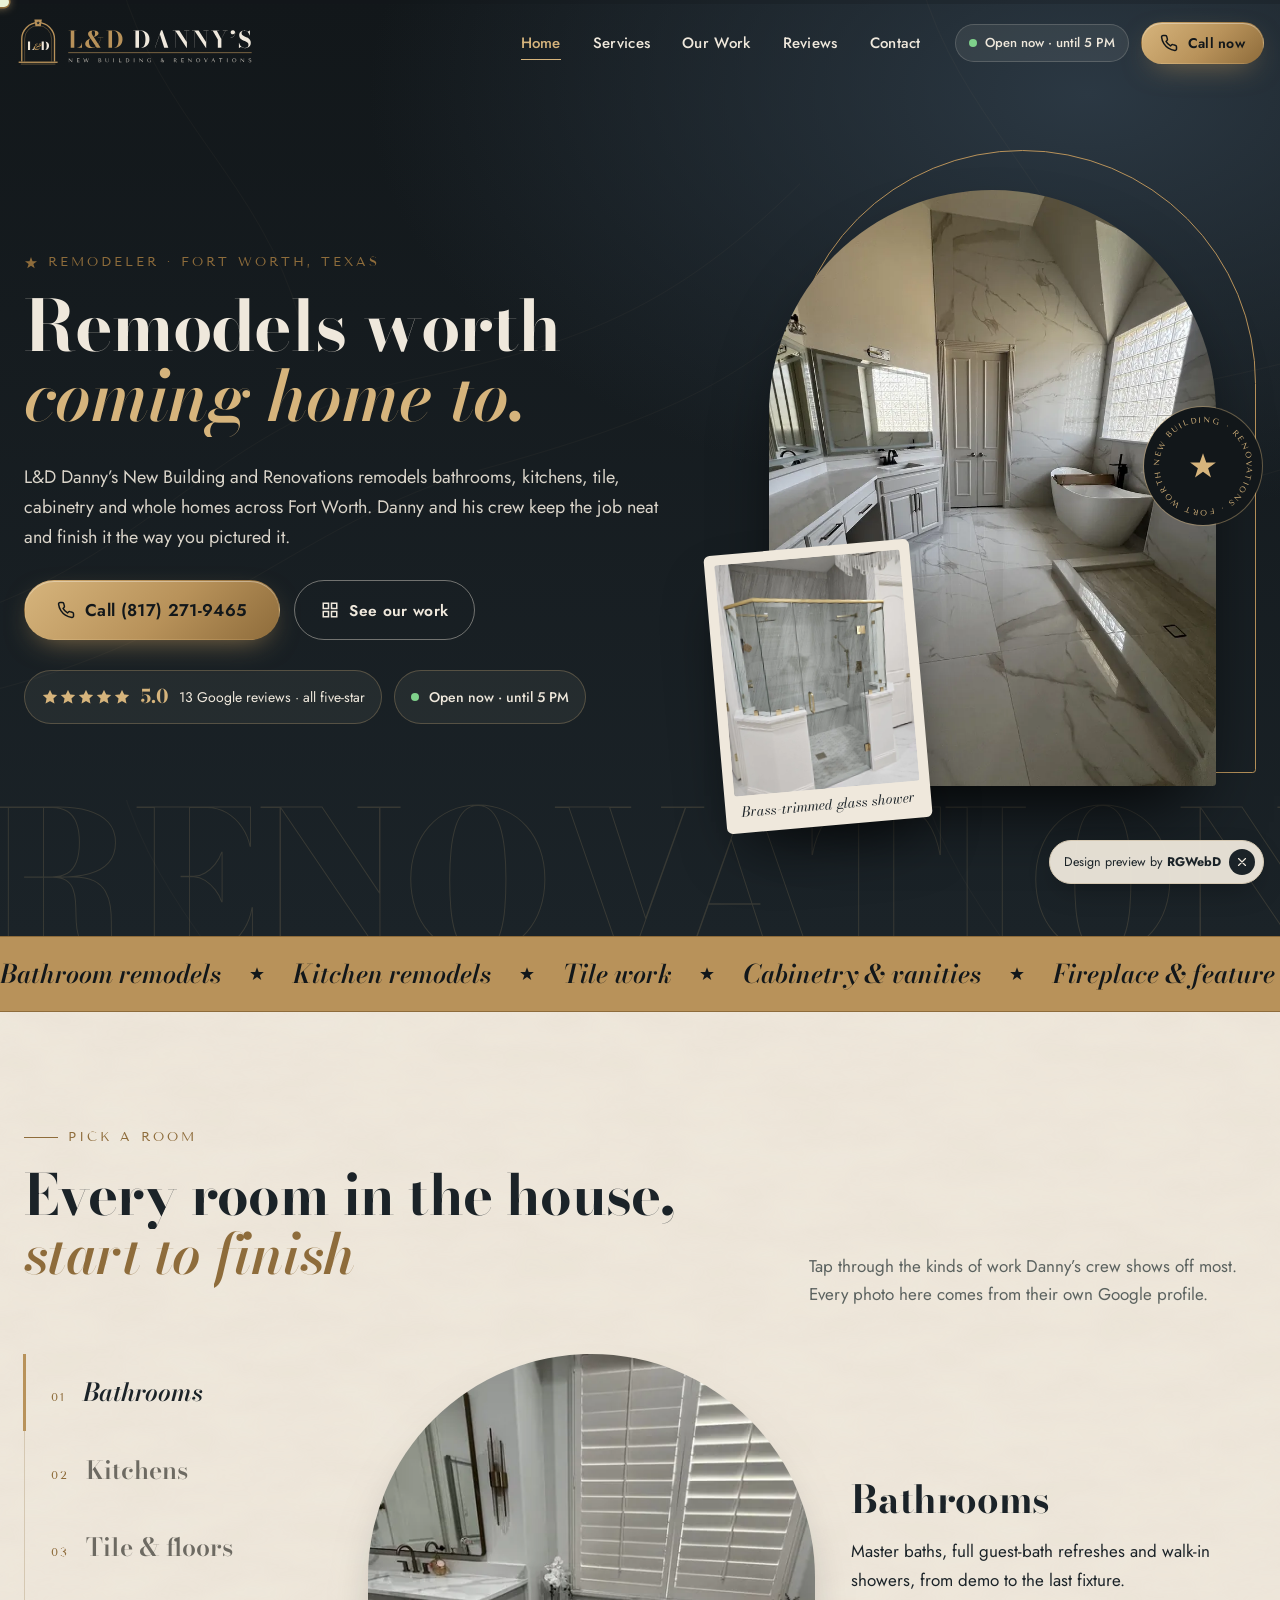
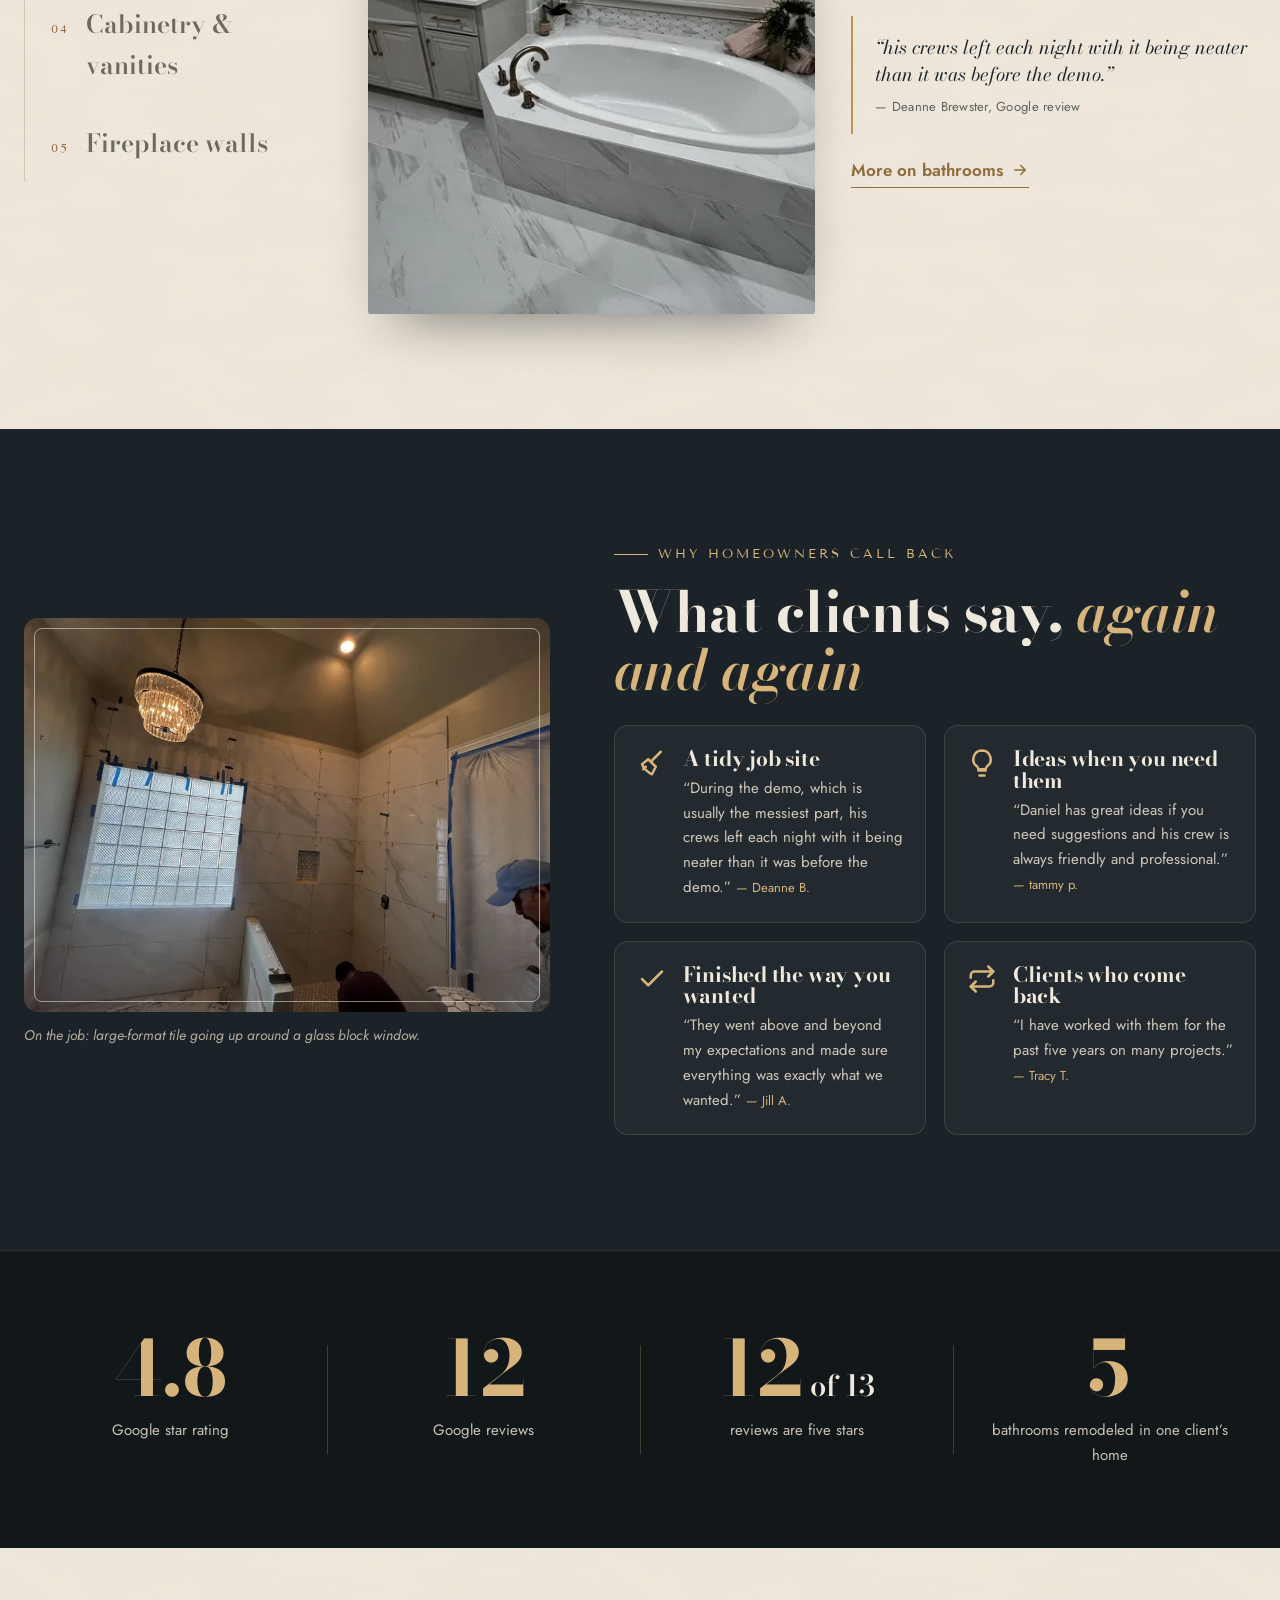
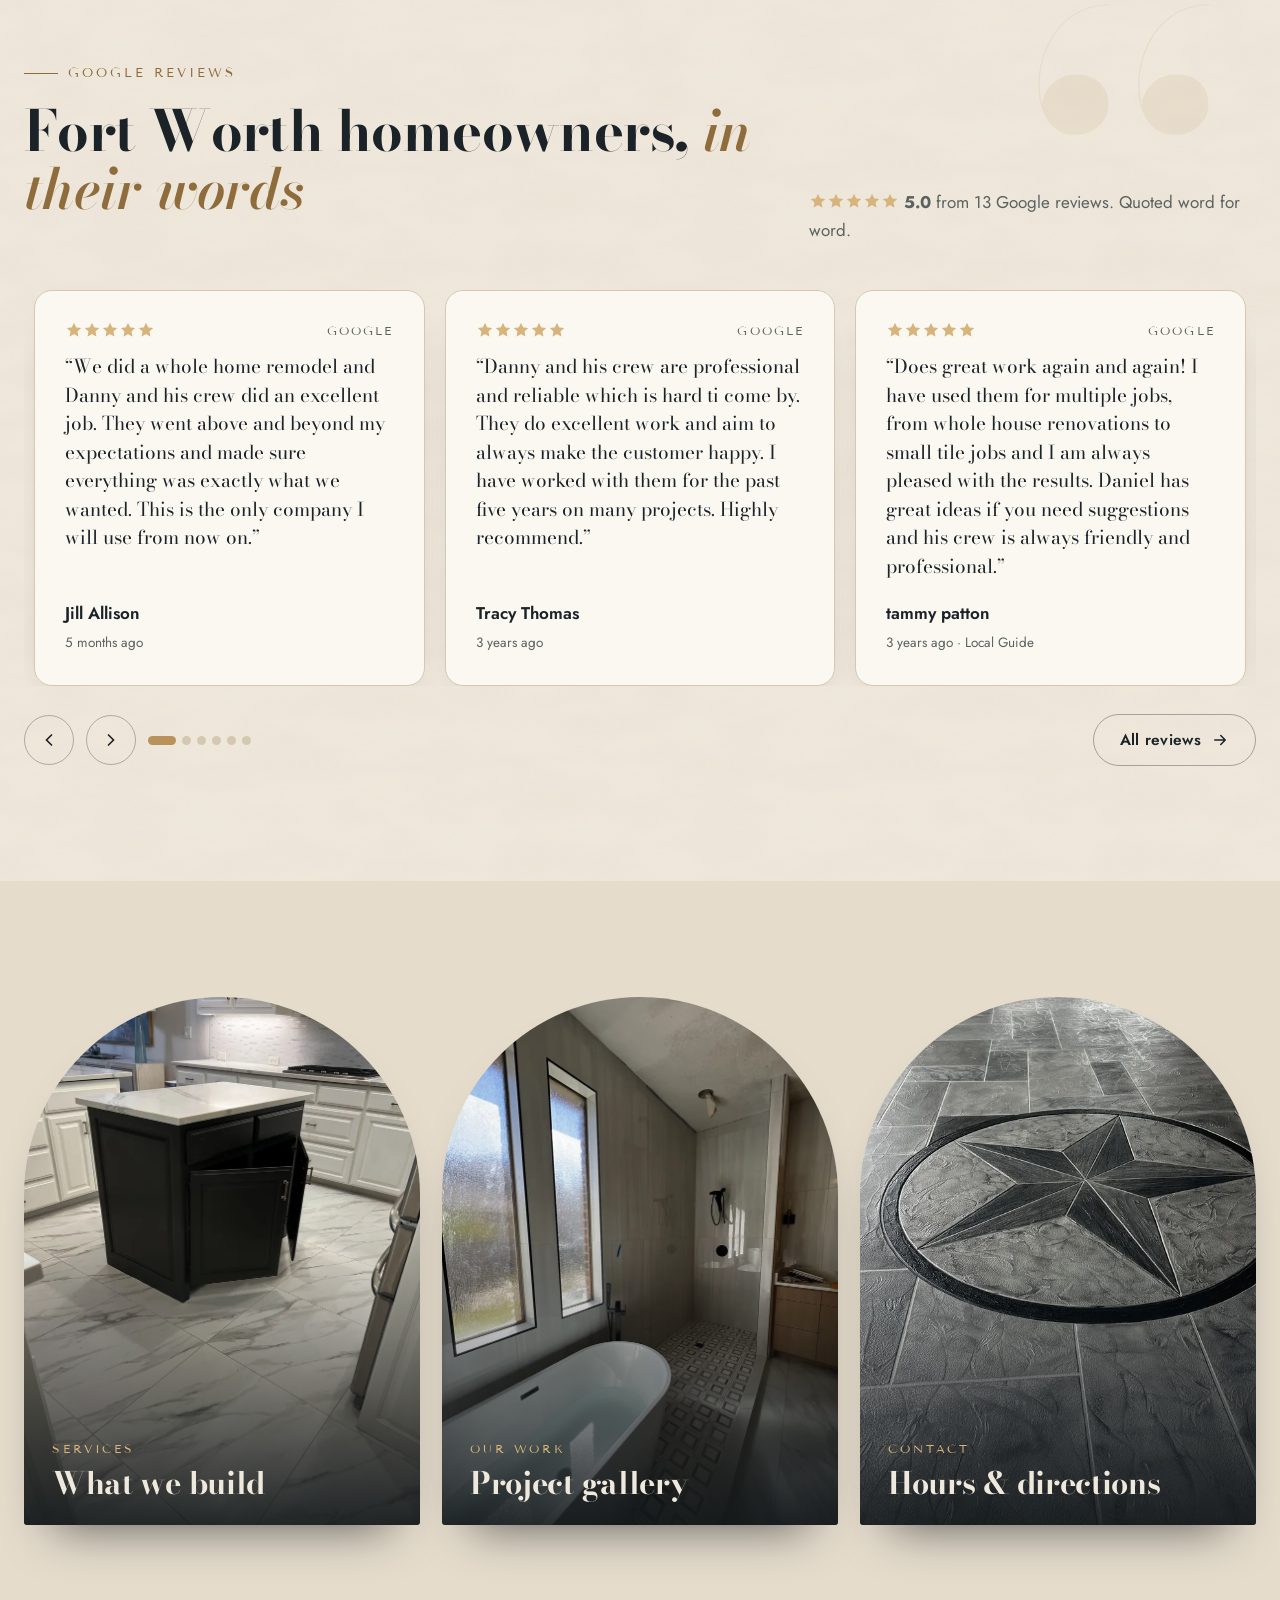
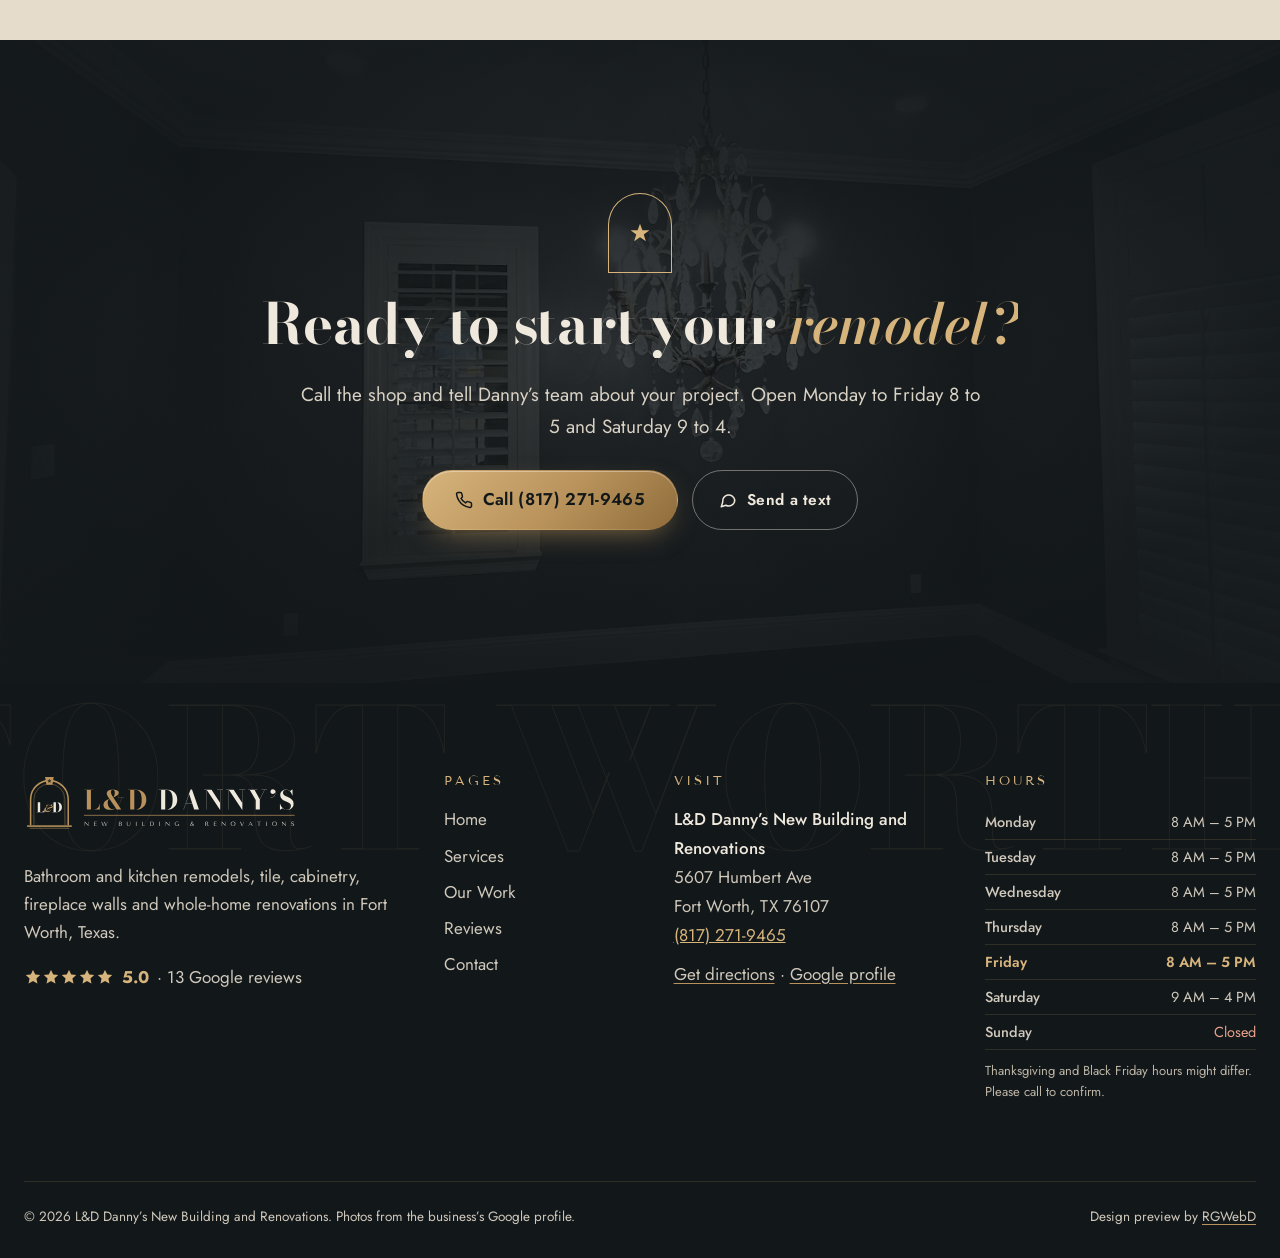
<file: index.html>
<!doctype html><html lang="en"><head><meta charset="utf-8"><meta name="viewport" content="width=device-width,initial-scale=1">
<title>L&amp;D Danny’s New Building and Renovations | Remodeler in Fort Worth, TX</title><meta name="description" content="Bathroom, kitchen, tile, cabinetry and whole-home remodels in Fort Worth, TX. 5.0 stars from 13 Google reviews. Call (817) 271-9465."><link rel="canonical" href="https://rgwebd.github.io/lddannys/">
<meta property="og:type" content="website"><meta property="og:site_name" content="L&amp;D Danny’s New Building and Renovations"><meta property="og:title" content="L&amp;D Danny’s New Building and Renovations | Remodeler in Fort Worth, TX"><meta property="og:description" content="Bathroom, kitchen, tile, cabinetry and whole-home remodels in Fort Worth, TX. 5.0 stars from 13 Google reviews. Call (817) 271-9465."><meta property="og:url" content="https://rgwebd.github.io/lddannys/"><meta property="og:image" content="https://rgwebd.github.io/lddannys/assets/og-image.jpg"><meta property="og:image:width" content="1200"><meta property="og:image:height" content="630">
<meta name="twitter:card" content="summary_large_image"><meta name="twitter:title" content="L&amp;D Danny’s New Building and Renovations | Remodeler in Fort Worth, TX"><meta name="twitter:description" content="Bathroom, kitchen, tile, cabinetry and whole-home remodels in Fort Worth, TX. 5.0 stars from 13 Google reviews. Call (817) 271-9465."><meta name="twitter:image" content="https://rgwebd.github.io/lddannys/assets/og-image.jpg">
<meta name="theme-color" content="#1B2328"><link rel="icon" href="favicon.ico" sizes="any"><link rel="icon" type="image/svg+xml" href="assets/brand/favicon.svg"><link rel="apple-touch-icon" href="apple-touch-icon.png">
<link rel="preconnect" href="https://fonts.googleapis.com"><link rel="preconnect" href="https://fonts.gstatic.com" crossorigin>
<link rel="stylesheet" href="https://fonts.googleapis.com/css2?family=Bodoni+Moda:ital,opsz,wght@0,6..96,500..800;1,6..96,500..700&family=Jost:wght@400;500;600&family=Tenor+Sans&display=swap">
<link rel="stylesheet" href="assets/styles.css"><script type="application/ld+json">{"@context": "https://schema.org", "@type": ["HomeAndConstructionBusiness", "GeneralContractor"], "@id": "https://rgwebd.github.io/lddannys/#business", "name": "L&D Danny’s New Building and Renovations", "alternateName": "L&D DANNY’S NEW BUILDING AND RENOVATIONS", "url": "https://rgwebd.github.io/lddannys/", "telephone": "+1-817-271-9465", "image": ["https://rgwebd.github.io/lddannys/assets/img/g08-1600.webp", "https://rgwebd.github.io/lddannys/assets/img/g15-1600.webp"], "logo": "https://rgwebd.github.io/lddannys/assets/brand/favicon-512.png", "address": {"@type": "PostalAddress", "streetAddress": "5607 Humbert Ave", "addressLocality": "Fort Worth", "addressRegion": "TX", "postalCode": "76107", "addressCountry": "US"}, "geo": {"@type": "GeoCoordinates", "latitude": 32.7185411, "longitude": -97.4066008}, "hasMap": "https://www.google.com/maps/place/L%26D+DANNY%E2%80%99S+NEW+BUILDING+AND+RENOVATIONS/@32.7185411,-97.4066008,14z/data=!4m6!3m5!1s0x864e73c94cb11ab7:0x7b06e44c6ac338e5!8m2!3d32.7185411!4d-97.4066008!16s%2Fg%2F11v3kzjpg_", "areaServed": {"@type": "City", "name": "Fort Worth, TX"}, "openingHoursSpecification": [{"@type": "OpeningHoursSpecification", "dayOfWeek": ["Monday", "Tuesday", "Wednesday", "Thursday", "Friday"], "opens": "08:00", "closes": "17:00"}, {"@type": "OpeningHoursSpecification", "dayOfWeek": "Saturday", "opens": "09:00", "closes": "16:00"}], "aggregateRating": {"@type": "AggregateRating", "ratingValue": "5.0", "reviewCount": 13, "bestRating": "5", "worstRating": "1"}, "amenityFeature": [{"@type": "LocationFeatureSpecification", "name": "Wheelchair-accessible entrance", "value": true}, {"@type": "LocationFeatureSpecification", "name": "Wheelchair-accessible parking lot", "value": true}], "knowsAbout": ["Bathroom remodeling", "Master bath renovation", "Kitchen remodeling", "Tile installation", "Cabinetry and vanities", "Fireplace and feature walls", "Whole-home remodeling"], "hasOfferCatalog": {"@type": "OfferCatalog", "name": "Remodeling services", "itemListElement": [{"@type": "Offer", "itemOffered": {"@type": "Service", "name": "Bathroom remodels"}}, {"@type": "Offer", "itemOffered": {"@type": "Service", "name": "Kitchen remodels"}}, {"@type": "Offer", "itemOffered": {"@type": "Service", "name": "Tile work"}}, {"@type": "Offer", "itemOffered": {"@type": "Service", "name": "Cabinetry and vanities"}}, {"@type": "Offer", "itemOffered": {"@type": "Service", "name": "Fireplace and feature walls"}}, {"@type": "Offer", "itemOffered": {"@type": "Service", "name": "Whole-home remodels"}}]}}</script><script type="application/ld+json">{"@context": "https://schema.org", "@type": "BreadcrumbList", "itemListElement": [{"@type": "ListItem", "position": 1, "name": "Home", "item": "https://rgwebd.github.io/lddannys/"}]}</script></head>
<body class="home"><div class="ldr" aria-hidden="true"><div class="ldr-t"><i style="--d:0ms"></i><i style="--d:45ms"></i><i style="--d:90ms"></i><i style="--d:135ms"></i><i style="--d:180ms"></i><i style="--d:225ms"></i><i style="--d:270ms"></i><i style="--d:315ms"></i><i style="--d:45ms"></i><i style="--d:90ms"></i><i style="--d:135ms"></i><i style="--d:180ms"></i><i style="--d:225ms"></i><i style="--d:270ms"></i><i style="--d:315ms"></i><i style="--d:360ms"></i><i style="--d:90ms"></i><i style="--d:135ms"></i><i style="--d:180ms"></i><i style="--d:225ms"></i><i style="--d:270ms"></i><i style="--d:315ms"></i><i style="--d:360ms"></i><i style="--d:405ms"></i><i style="--d:135ms"></i><i style="--d:180ms"></i><i style="--d:225ms"></i><i style="--d:270ms"></i><i style="--d:315ms"></i><i style="--d:360ms"></i><i style="--d:405ms"></i><i style="--d:450ms"></i><i style="--d:180ms"></i><i style="--d:225ms"></i><i style="--d:270ms"></i><i style="--d:315ms"></i><i style="--d:360ms"></i><i style="--d:405ms"></i><i style="--d:450ms"></i><i style="--d:495ms"></i></div><div class="ldr-e"><svg xmlns="http://www.w3.org/2000/svg" viewBox="0 0 200 240" width="200" height="240"><g transform="translate(0,0) scale(1)"><path d="M26 206 V104.0 A74.0 74.0 0 0 1 174 104.0 V206" fill="none" stroke="#B8925A" stroke-width="6" stroke-linejoin="miter"/><path d="M39 206 V104.0 A61.0 61.0 0 0 1 161 104.0 V206" fill="none" stroke="#B8925A" stroke-width="1.6"/><path d="M83.0 16 H117.0 L112.0 46 H88.0Z" fill="#B8925A"/><path d="M100.00,22.90 L102.12,28.58 L108.18,28.84 L103.44,32.62 L105.05,38.46 L100.00,35.11 L94.95,38.46 L96.56,32.62 L91.82,28.84 L97.88,28.58Z" fill="#1B2328"/><rect x="12" y="206" width="176" height="6" fill="#B8925A"/><rect x="22" y="216" width="156" height="2" fill="#B8925A"/><path d="M49.4719217108494 154.0V153.6099031982422H54.1531277655369V115.3900968017578H49.4719217108494V115.0H68.3407742499119V115.3900968017578H63.66774238956034V153.6099031982422H67.6283481144911Q70.40488674286811 153.6099031982422 72.57081020478218 152.7797741699219Q74.73673366669624 151.94964514160156 76.30956386689155 150.4338645019531Q77.88239406708686 148.91808386230468 78.87891460885538 146.84404193115233Q79.87543515062391 144.77 80.29413607835829 142.3H80.6864236081025V154.0Z M129.0225822476657 115.0Q135.38646123233377 115.0 139.91658233089044 117.4087451171875Q144.44670342944713 119.817490234375 146.85576754551056 124.19942651367188Q149.26483166157396 128.58136279296875 149.26483166157396 134.5Q149.26483166157396 138.94547790527344 147.8247995841609 142.53254162597656Q146.38476750674783 146.1196053466797 143.71748076358378 148.68596197509765Q141.05019402041972 151.25231860351562 137.32320018497052 152.6261593017578Q133.59620634952128 154.0 129.0175054217869 154.0H111.41120171084941V153.6099031982422H116.0924077655369V115.3900968017578H111.41120171084941V115.0ZM125.60702238956034 153.6099031982422H129.0175054217869Q131.7490717059666 153.6099031982422 133.61259996524393 152.13011614990234Q135.4761282245213 150.6503291015625 136.5965228778416 148.03216845703125Q137.7169175311619 145.4140078125 138.21466264834942 141.94387030029296Q138.7124077655369 138.47373278808593 138.7124077655369 134.49108709716796Q138.7124077655369 130.52148980025203 138.1461785785252 127.05662477460731Q137.57994939151348 123.5917597489626 136.40152287784161 120.97071532370005Q135.22309636416972 118.3496708984375 133.39508403506818 116.86988385009765Q131.5670717059666 115.3900968017578 129.0175054217869 115.3900968017578H125.60702238956034Z" fill="#EFE8DC"/><path d="M101.526160390625 144.40183504882813Q101.20979041015624 145.03457005859377 100.56488789550781 145.72814259277345Q99.91998538085937 146.42171512695313 98.9141003515625 146.89626514648438Q97.90821532226562 147.37081516601563 96.5048403125 147.37081516601563Q95.3123802734375 147.37081516601563 94.19698522460936 146.92060263183595Q93.08159017578124 146.47039009765626 92.35962514648438 145.4523400390625Q91.6376601171875 144.43428998046875 91.6376601171875 142.7632249121094Q91.6376601171875 140.24850491210938 93.45069261230468 138.48415481445312Q95.26372510742186 136.7198047167969 98.73564526367187 135.58412471679688Q99.83075041015624 135.22719968750002 101.15300541992187 134.80537469726562Q102.4752604296875 134.38354970703125 103.898920390625 133.92116224121094Q105.3225803515625 133.45877477539062 106.72596031249999 132.97204982421874Q108.12934027343749 132.4853248730469 109.38669532226561 132.03104990234377Q110.55482530273437 131.5848849511719 111.68238538085937 131.0576Q112.80994545898437 130.53031504882813 113.56435304199218 129.73128255371094Q114.31876062499998 128.93225005859375 114.31876062499998 127.69923497070313Q114.31876062499998 126.14984495117189 113.15063312011718 125.24129748535157Q111.98250561523437 124.33275001953126 110.303320625 124.33275001953126Q109.49211072265624 124.33275001953126 109.12707567382812 124.57611497070313Q110.01126584960937 124.94115001953126 110.4452484423828 125.56171009765626Q110.87923103515624 126.18227017578126 110.87923103515624 126.94478530273439Q110.87923103515624 127.82087041015626 110.34790097656249 128.49416046875Q109.81657091796873 129.16745052734376 108.98915583007812 129.5284330419922Q108.16174074218749 129.88941555664064 107.25320565429686 129.88941555664064Q105.97153044921873 129.88941555664064 105.14006282714843 129.17557044921875Q104.30859520507812 128.4617253417969 104.30859520507812 127.30983520507813Q104.30859520507812 126.1985001171875 105.02650274902342 125.42786506835938Q105.74441029296874 124.65723001953126 106.82329540039062 124.24352Q107.63449044921875 123.89470499023439 108.53086050781249 123.7851924951172Q109.42723056640624 123.67568000000001 110.12486553710937 123.67568000000001Q111.69859056640624 123.67568000000001 112.94377811035156 124.19890251464844Q114.18896565429687 124.72212502929688 114.91093068359373 125.89430259277344Q115.63289571289062 127.06648015625001 115.63289571289062 129.07824031250001Q115.63289571289062 131.195440625 114.76087056640624 132.70425826660158Q113.88884541992186 134.21307590820314 112.17318267089843 135.31630345214845Q110.45751992187499 136.41953099609375 107.934719609375 137.3361860058594Q106.81526459960936 137.7661259667969 105.50110970703125 138.2244608984375Q104.18695481445312 138.68279583007813 102.79573245605468 139.13707575195315Q101.40451009765624 139.59135567382813 100.07413021484373 140.03346561523438Q98.74375033203124 140.47557555664062 97.57562035156249 140.88929052734375Q96.52107025390625 141.2381055371094 95.6530803125 141.70860302246095Q94.78509037109374 142.1791005078125 94.28213795410156 142.82806545898438Q93.77918553710937 143.47703041015626 93.77918553710937 144.34502530273437Q93.77918553710937 145.5456052636719 94.67962298339843 146.07289269042968Q95.58006042968749 146.6001801171875 96.66708031249999 146.6001801171875Q97.87577029296874 146.6001801171875 98.73969779785156 146.14996263183593Q99.60362530273437 145.6997451464844 100.14712781738281 145.10757013671878Q100.69063033203125 144.51539512695314 100.90154035156249 144.08546506835938ZM97.06454553710937 129.8408198046875Q98.01365547851562 129.8408198046875 98.65045044921874 129.28920231933594Q99.28724541992187 128.73758483398439 99.28724541992187 127.85336990234376Q99.28724541992187 126.88802506835938 98.4800880517578 126.3039526513672Q97.67293068359373 125.71988023437501 96.37499583007812 125.71988023437501Q94.93105091796875 125.71988023437501 93.66963343261719 126.44996270996094Q92.40821594726562 127.18004518554689 91.64163343261717 128.47796766113282Q90.87505091796874 129.77589013671877 90.87505091796874 131.49563512695312Q90.87505091796874 131.99048000000002 90.98051087890624 132.52182986328125Q91.08597083984374 133.05317972656252 91.30500573242186 133.572359609375Q92.03508573242186 133.45067960937502 92.76516573242186 133.38983960937503Q93.49524573242186 133.32899960937502 93.86028573242187 133.32899960937502Q95.32044573242186 133.32899960937502 95.32044573242186 134.180759609375Q95.32044573242186 134.62691960937502 94.91484573242187 134.82971960937502Q94.50924573242187 135.03251960937502 94.06308573242187 135.03251960937502Q93.29244573242187 135.03251960937502 92.50152573242187 134.687759609375Q91.71060573242187 134.342999609375 91.26444573242186 134.140199609375Q89.82860588867186 134.667479609375 88.69697099609374 135.92483713378908Q87.56533610351562 137.18219465820314 86.92042616210937 138.88165469726565Q86.27551622070311 140.58111473632815 86.27551622070311 142.519879765625Q86.27551622070311 145.00214978515626 87.3868686376953 146.66916479492187Q88.49822105468749 148.3361798046875 90.56679095703124 149.18793980468752Q92.635360859375 150.0396998046875 95.45834082031249 150.0396998046875Q97.54313571289062 150.0396998046875 99.48596317871093 149.57325732910158Q101.42879064453123 149.10681485351563 102.96195814941404 148.1739323779297Q104.49512565429687 147.24104990234375 105.40772317871094 145.81739489257814Q106.32032070312499 144.3937398828125 106.32032070312499 142.4955398046875Q106.32032070312499 140.97048479492187 105.5821282080078 139.49409732910158Q104.84393571289061 138.01770986328125 102.97007064453123 137.12538491210938L103.46490561523436 136.74412487304687Q105.2495406640625 137.6689047558594 106.20269818847655 139.25885725097658Q107.15585571289061 140.84880974609376 107.15585571289061 142.87680974609376Q107.15585571289061 144.79124471679688 106.2513682080078 146.68133725097658Q105.346880703125 148.57142978515625 103.51762816894531 150.11675984375Q101.68837563476562 151.66208990234375 98.93841803222656 152.59496495117187Q96.1884604296875 153.52784 92.48129524414061 153.52784Q88.83901021484374 153.52784 85.9795401171875 152.51789500976562Q83.12007001953124 151.50795001953125 81.47334243652344 149.5286249902344Q79.82661485351562 147.5492999609375 79.82661485351562 144.62898986328125Q79.82661485351562 142.00070978515626 81.17725493164062 139.80641972656252Q82.52789500976561 137.61212966796876 84.98175520507812 136.05868463867188Q87.43561540039062 134.505239609375 90.73716573242187 133.815719609375Q88.895760546875 133.16675465820313 88.03183799316406 132.02295968750002Q87.16791543945311 130.87916471679688 87.16791543945311 129.58935473632812Q87.16791543945311 127.8939398046875 88.36443791503905 126.76230986328126Q89.56096039062498 125.63067992187501 91.36993787597655 125.05877996093751Q93.17891536132811 124.48688000000001 95.077120390625 124.48688000000001Q97.64050050781249 124.48688000000001 98.9140879736328 125.39948247558596Q100.18767543945312 126.31208495117188 100.18767543945312 127.74791489257814Q100.18767543945312 129.19185485351562 99.14528046875 129.88137732910155Q98.10288549804687 130.5708998046875 97.05643056640625 130.5708998046875Z" fill="#B8925A"/></g></svg></div></div><a class="skip" href="#main">Skip to content</a>
<div class="lvl" aria-hidden="true"><i></i><b></b></div>
<header class="hdr"><div class="hdr-in">
<a class="brand" href="index.html" aria-label="L&amp;D Danny’s home"><svg class="lgo" role="img" aria-label="L&amp;D Danny’s New Building and Renovations" xmlns="http://www.w3.org/2000/svg" viewBox="0 0 538 122" width="538" height="122"><g transform="translate(0,0) scale(0.5)"><path d="M26 206 V104.0 A74.0 74.0 0 0 1 174 104.0 V206" fill="none" stroke="#B8925A" stroke-width="6" stroke-linejoin="miter"/><path d="M39 206 V104.0 A61.0 61.0 0 0 1 161 104.0 V206" fill="none" stroke="#B8925A" stroke-width="1.6"/><path d="M83.0 16 H117.0 L112.0 46 H88.0Z" fill="#B8925A"/><path d="M100.00,22.90 L102.12,28.58 L108.18,28.84 L103.44,32.62 L105.05,38.46 L100.00,35.11 L94.95,38.46 L96.56,32.62 L91.82,28.84 L97.88,28.58Z" fill="#1B2328"/><rect x="12" y="206" width="176" height="6" fill="#B8925A"/><rect x="22" y="216" width="156" height="2" fill="#B8925A"/><path d="M49.4719217108494 154.0V153.6099031982422H54.1531277655369V115.3900968017578H49.4719217108494V115.0H68.3407742499119V115.3900968017578H63.66774238956034V153.6099031982422H67.6283481144911Q70.40488674286811 153.6099031982422 72.57081020478218 152.7797741699219Q74.73673366669624 151.94964514160156 76.30956386689155 150.4338645019531Q77.88239406708686 148.91808386230468 78.87891460885538 146.84404193115233Q79.87543515062391 144.77 80.29413607835829 142.3H80.6864236081025V154.0Z M129.0225822476657 115.0Q135.38646123233377 115.0 139.91658233089044 117.4087451171875Q144.44670342944713 119.817490234375 146.85576754551056 124.19942651367188Q149.26483166157396 128.58136279296875 149.26483166157396 134.5Q149.26483166157396 138.94547790527344 147.8247995841609 142.53254162597656Q146.38476750674783 146.1196053466797 143.71748076358378 148.68596197509765Q141.05019402041972 151.25231860351562 137.32320018497052 152.6261593017578Q133.59620634952128 154.0 129.0175054217869 154.0H111.41120171084941V153.6099031982422H116.0924077655369V115.3900968017578H111.41120171084941V115.0ZM125.60702238956034 153.6099031982422H129.0175054217869Q131.7490717059666 153.6099031982422 133.61259996524393 152.13011614990234Q135.4761282245213 150.6503291015625 136.5965228778416 148.03216845703125Q137.7169175311619 145.4140078125 138.21466264834942 141.94387030029296Q138.7124077655369 138.47373278808593 138.7124077655369 134.49108709716796Q138.7124077655369 130.52148980025203 138.1461785785252 127.05662477460731Q137.57994939151348 123.5917597489626 136.40152287784161 120.97071532370005Q135.22309636416972 118.3496708984375 133.39508403506818 116.86988385009765Q131.5670717059666 115.3900968017578 129.0175054217869 115.3900968017578H125.60702238956034Z" fill="#EFE8DC"/><path d="M101.526160390625 144.40183504882813Q101.20979041015624 145.03457005859377 100.56488789550781 145.72814259277345Q99.91998538085937 146.42171512695313 98.9141003515625 146.89626514648438Q97.90821532226562 147.37081516601563 96.5048403125 147.37081516601563Q95.3123802734375 147.37081516601563 94.19698522460936 146.92060263183595Q93.08159017578124 146.47039009765626 92.35962514648438 145.4523400390625Q91.6376601171875 144.43428998046875 91.6376601171875 142.7632249121094Q91.6376601171875 140.24850491210938 93.45069261230468 138.48415481445312Q95.26372510742186 136.7198047167969 98.73564526367187 135.58412471679688Q99.83075041015624 135.22719968750002 101.15300541992187 134.80537469726562Q102.4752604296875 134.38354970703125 103.898920390625 133.92116224121094Q105.3225803515625 133.45877477539062 106.72596031249999 132.97204982421874Q108.12934027343749 132.4853248730469 109.38669532226561 132.03104990234377Q110.55482530273437 131.5848849511719 111.68238538085937 131.0576Q112.80994545898437 130.53031504882813 113.56435304199218 129.73128255371094Q114.31876062499998 128.93225005859375 114.31876062499998 127.69923497070313Q114.31876062499998 126.14984495117189 113.15063312011718 125.24129748535157Q111.98250561523437 124.33275001953126 110.303320625 124.33275001953126Q109.49211072265624 124.33275001953126 109.12707567382812 124.57611497070313Q110.01126584960937 124.94115001953126 110.4452484423828 125.56171009765626Q110.87923103515624 126.18227017578126 110.87923103515624 126.94478530273439Q110.87923103515624 127.82087041015626 110.34790097656249 128.49416046875Q109.81657091796873 129.16745052734376 108.98915583007812 129.5284330419922Q108.16174074218749 129.88941555664064 107.25320565429686 129.88941555664064Q105.97153044921873 129.88941555664064 105.14006282714843 129.17557044921875Q104.30859520507812 128.4617253417969 104.30859520507812 127.30983520507813Q104.30859520507812 126.1985001171875 105.02650274902342 125.42786506835938Q105.74441029296874 124.65723001953126 106.82329540039062 124.24352Q107.63449044921875 123.89470499023439 108.53086050781249 123.7851924951172Q109.42723056640624 123.67568000000001 110.12486553710937 123.67568000000001Q111.69859056640624 123.67568000000001 112.94377811035156 124.19890251464844Q114.18896565429687 124.72212502929688 114.91093068359373 125.89430259277344Q115.63289571289062 127.06648015625001 115.63289571289062 129.07824031250001Q115.63289571289062 131.195440625 114.76087056640624 132.70425826660158Q113.88884541992186 134.21307590820314 112.17318267089843 135.31630345214845Q110.45751992187499 136.41953099609375 107.934719609375 137.3361860058594Q106.81526459960936 137.7661259667969 105.50110970703125 138.2244608984375Q104.18695481445312 138.68279583007813 102.79573245605468 139.13707575195315Q101.40451009765624 139.59135567382813 100.07413021484373 140.03346561523438Q98.74375033203124 140.47557555664062 97.57562035156249 140.88929052734375Q96.52107025390625 141.2381055371094 95.6530803125 141.70860302246095Q94.78509037109374 142.1791005078125 94.28213795410156 142.82806545898438Q93.77918553710937 143.47703041015626 93.77918553710937 144.34502530273437Q93.77918553710937 145.5456052636719 94.67962298339843 146.07289269042968Q95.58006042968749 146.6001801171875 96.66708031249999 146.6001801171875Q97.87577029296874 146.6001801171875 98.73969779785156 146.14996263183593Q99.60362530273437 145.6997451464844 100.14712781738281 145.10757013671878Q100.69063033203125 144.51539512695314 100.90154035156249 144.08546506835938ZM97.06454553710937 129.8408198046875Q98.01365547851562 129.8408198046875 98.65045044921874 129.28920231933594Q99.28724541992187 128.73758483398439 99.28724541992187 127.85336990234376Q99.28724541992187 126.88802506835938 98.4800880517578 126.3039526513672Q97.67293068359373 125.71988023437501 96.37499583007812 125.71988023437501Q94.93105091796875 125.71988023437501 93.66963343261719 126.44996270996094Q92.40821594726562 127.18004518554689 91.64163343261717 128.47796766113282Q90.87505091796874 129.77589013671877 90.87505091796874 131.49563512695312Q90.87505091796874 131.99048000000002 90.98051087890624 132.52182986328125Q91.08597083984374 133.05317972656252 91.30500573242186 133.572359609375Q92.03508573242186 133.45067960937502 92.76516573242186 133.38983960937503Q93.49524573242186 133.32899960937502 93.86028573242187 133.32899960937502Q95.32044573242186 133.32899960937502 95.32044573242186 134.180759609375Q95.32044573242186 134.62691960937502 94.91484573242187 134.82971960937502Q94.50924573242187 135.03251960937502 94.06308573242187 135.03251960937502Q93.29244573242187 135.03251960937502 92.50152573242187 134.687759609375Q91.71060573242187 134.342999609375 91.26444573242186 134.140199609375Q89.82860588867186 134.667479609375 88.69697099609374 135.92483713378908Q87.56533610351562 137.18219465820314 86.92042616210937 138.88165469726565Q86.27551622070311 140.58111473632815 86.27551622070311 142.519879765625Q86.27551622070311 145.00214978515626 87.3868686376953 146.66916479492187Q88.49822105468749 148.3361798046875 90.56679095703124 149.18793980468752Q92.635360859375 150.0396998046875 95.45834082031249 150.0396998046875Q97.54313571289062 150.0396998046875 99.48596317871093 149.57325732910158Q101.42879064453123 149.10681485351563 102.96195814941404 148.1739323779297Q104.49512565429687 147.24104990234375 105.40772317871094 145.81739489257814Q106.32032070312499 144.3937398828125 106.32032070312499 142.4955398046875Q106.32032070312499 140.97048479492187 105.5821282080078 139.49409732910158Q104.84393571289061 138.01770986328125 102.97007064453123 137.12538491210938L103.46490561523436 136.74412487304687Q105.2495406640625 137.6689047558594 106.20269818847655 139.25885725097658Q107.15585571289061 140.84880974609376 107.15585571289061 142.87680974609376Q107.15585571289061 144.79124471679688 106.2513682080078 146.68133725097658Q105.346880703125 148.57142978515625 103.51762816894531 150.11675984375Q101.68837563476562 151.66208990234375 98.93841803222656 152.59496495117187Q96.1884604296875 153.52784 92.48129524414061 153.52784Q88.83901021484374 153.52784 85.9795401171875 152.51789500976562Q83.12007001953124 151.50795001953125 81.47334243652344 149.5286249902344Q79.82661485351562 147.5492999609375 79.82661485351562 144.62898986328125Q79.82661485351562 142.00070978515626 81.17725493164062 139.80641972656252Q82.52789500976561 137.61212966796876 84.98175520507812 136.05868463867188Q87.43561540039062 134.505239609375 90.73716573242187 133.815719609375Q88.895760546875 133.16675465820313 88.03183799316406 132.02295968750002Q87.16791543945311 130.87916471679688 87.16791543945311 129.58935473632812Q87.16791543945311 127.8939398046875 88.36443791503905 126.76230986328126Q89.56096039062498 125.63067992187501 91.36993787597655 125.05877996093751Q93.17891536132811 124.48688000000001 95.077120390625 124.48688000000001Q97.64050050781249 124.48688000000001 98.9140879736328 125.39948247558596Q100.18767543945312 126.31208495117188 100.18767543945312 127.74791489257814Q100.18767543945312 129.19185485351562 99.14528046875 129.88137732910155Q98.10288549804687 130.5708998046875 97.05643056640625 130.5708998046875Z" fill="#B8925A"/></g><path d="M118.96909033203124 72.0V71.6099031982422H123.64426452636718V33.390096801757814H118.96909033203124V33.0H136.3842645263672V33.390096801757814H131.7172645263672V71.6099031982422H136.96887097167968Q139.83778387451173 71.6099031982422 141.91926129150391 70.77977416992188Q144.0007387084961 69.94964514160156 145.39562902832031 68.43386450195312Q146.79051934814453 66.91808386230468 147.5870403137207 64.84404193115233Q148.38356127929688 62.769999999999996 148.6695612792969 60.3H149.06374517822266V72.0ZM182.454 72.0 165.242 46.519999999999996Q164.228 45.038 163.539 43.254956451416014Q162.85 41.47191290283203 162.85 40.119912902832034Q162.85 37.77991290283203 164.39049999999997 36.06391290283203Q165.93099999999998 34.347912902832036 168.69349999999997 33.41395645141602Q171.456 32.480000000000004 175.12199999999999 32.480000000000004Q178.554 32.480000000000004 181.09550000000002 33.26650000000001Q183.637 34.053000000000004 185.028 35.483000000000004Q186.41899999999998 36.913000000000004 186.41899999999998 38.863Q186.41899999999998 40.67 185.52980484008788 41.99415322875977Q184.64060968017577 43.31830645751953 183.0900887145996 44.31913388061524Q181.53956774902343 45.31996130371094 179.5429596862793 46.137114532470704Q177.54635162353514 46.95426776123047 175.33635162353517 47.75135485839844L175.14278063964844 47.49647741699219Q175.88378063964842 46.98947741699219 176.69108547973633 46.105108062744144Q177.4983903198242 45.2207387084961 178.05219515991212 43.51086935424805Q178.606 41.801 178.606 38.85Q178.606 37.38843548583984 178.307 36.00674194335937Q178.00799999999998 34.62504840087891 177.22799999999998 33.729180664062504Q176.44799999999998 32.8333129272461 174.992 32.8333129272461Q173.575 32.8333129272461 172.7105 33.601224212646486Q171.846 34.36913549804688 171.45600000000002 35.544872589111336Q171.066 36.720609680175784 171.066 37.94408709716797Q171.066 39.49108709716797 172.132 41.75754354858398Q173.19799999999998 44.024 174.862 46.519999999999996L191.26982257080078 71.6099031982422H197.742V72.0ZM169.142 72.52Q165.034 72.52 162.18904354858398 71.28295645141601Q159.34408709716797 70.04591290283203 157.86858709716796 67.85541290283203Q156.39308709716795 65.66491290283203 156.39308709716795 62.83091290283203Q156.39308709716795 60.38691290283203 157.403 58.512869354248046Q158.41291290283203 56.63882580566406 159.96882580566407 55.26323870849609Q161.5247387084961 53.887651611328124 163.22160806274414 52.947564514160156Q164.91847741699218 52.00747741699219 166.33343386840818 51.42489031982422Q167.7483903198242 50.842303222656255 168.42439031982423 50.53030322265625L168.57635162353515 50.80226776123047Q167.34135162353516 51.48235485839844 166.48650323486328 52.53998388671875Q165.6316548461914 53.597612915039065 165.1928064575195 55.12528549194336Q164.75395806884765 56.65295806884765 164.75395806884765 58.76304516601563Q164.75395806884765 60.970041931152345 165.3242838745117 63.12969192504883Q165.8946096801758 65.28934191894531 167.01297903442384 67.05101449584961Q168.13134838867188 68.8126870727539 169.78067419433594 69.86679513549805Q171.43 70.92090319824219 173.56199999999998 70.92090319824219Q176.23739031982421 70.92090319824219 178.74378063964843 69.69296932983399Q181.25017095947265 68.46503546142579 183.41782257080078 66.28494998168946Q185.5854741821289 64.10486450195313 187.282712890625 61.222409667968755Q188.97995159912108 58.33995483398438 190.06545159912108 55.006956451416016Q191.15095159912107 51.673958068847654 191.47112579345702 48.161741943359374H191.86122259521483Q191.51987420654297 51.63756774902344 190.3964822692871 55.12230645751953Q189.27309033203124 58.607045166015624 187.3851112976074 61.729827423095706Q185.49713226318357 64.85260968017579 182.8352838745117 67.28639193725587Q180.17343548583983 69.72017419433594 176.7507177429199 71.12008709716797Q173.328 72.52 169.142 72.52ZM184.742 48.47009680175781V48.08H197.22199999999998V48.47009680175781ZM220.91534135224595 33.0Q227.09826452636716 33.0 231.52115180474937 35.457Q235.9440390831316 37.914 238.3116082561654 42.308Q240.6791774291992 46.702 240.6791774291992 52.5Q240.6791774291992 56.855000000000004 239.26422097778317 60.43Q237.84926452636716 64.005 235.23626452636717 66.5985Q232.62326452636717 69.19200000000001 228.98976452636717 70.596Q225.35626452636717 72.0 220.91026452636717 72.0H204.27509033203123V71.6099031982422H208.95026452636716V33.390096801757814H204.27509033203123V33.0ZM217.02326452636717 71.6099031982422H220.91026452636717Q223.91326452636716 71.6099031982422 225.96076452636714 70.08186126708985Q228.00826452636716 68.5538193359375 229.24326452636717 65.8964515991211Q230.47826452636718 63.23908386230469 231.02426452636718 59.787041931152345Q231.57026452636717 56.335 231.57026452636717 52.49108709716797Q231.57026452636717 48.65608709716797 230.95276452636716 45.21047142746673Q230.33526452636715 41.76485575776549 229.04826452636718 39.105518210914Q227.76126452636717 36.4461806640625 225.74626452636716 34.91813873291016Q223.73126452636717 33.390096801757814 220.91026452636717 33.390096801757814H217.02326452636717Z" fill="#B8925A"/><path d="M281.807341352246 33.0Q287.99026452636724 33.0 292.4131518047494 35.457Q296.83603908313165 37.914 299.20360825616547 42.308Q301.5711774291992 46.702 301.5711774291992 52.5Q301.5711774291992 56.855000000000004 300.1562209777832 60.43Q298.7412645263672 64.005 296.1282645263672 66.5985Q293.5152645263672 69.19200000000001 289.8817645263672 70.596Q286.2482645263672 72.0 281.8022645263672 72.0H265.1670903320313V71.6099031982422H269.8422645263672V33.390096801757814H265.1670903320313V33.0ZM277.9152645263672 71.6099031982422H281.8022645263672Q284.80526452636724 71.6099031982422 286.8527645263672 70.08186126708985Q288.9002645263672 68.5538193359375 290.1352645263672 65.8964515991211Q291.37026452636724 63.23908386230469 291.91626452636723 59.787041931152345Q292.4622645263672 56.335 292.4622645263672 52.49108709716797Q292.4622645263672 48.65608709716797 291.8447645263672 45.21047142746673Q291.2272645263672 41.76485575776549 289.94026452636723 39.105518210914Q288.65326452636725 36.4461806640625 286.63826452636727 34.91813873291016Q284.6232645263672 33.390096801757814 281.8022645263672 33.390096801757814H277.9152645263672ZM318.38648065185555 59.513745178222656V59.12364837646484H333.55649359130865V59.513745178222656ZM330.5478322753907 32.22817419433594 344.1996548461915 71.6099031982422H347.98491937255864V72.0H330.2354387207032V71.6099031982422H334.85674194335945L325.00426776123055 41.14026452636719L314.3004903564454 71.6099031982422H320.34726452636727V72.0H308.89909033203134V71.6099031982422H313.8432600968724L327.70260644531254 32.22817419433594ZM359.67275488281257 33.0V71.6099031982422H365.70066778564455V72.0H354.0610903320313V71.6099031982422H359.26630969238283V33.390096801757814H354.0610903320313V33.0ZM391.59592907714847 33.0V33.390096801757814H386.1318419799805V72.52H385.61579685661593L359.4041387329102 33.0H369.0111387329102L385.7294838867188 58.74556451416016V33.388637510362145H379.78626776123053V33.0ZM403.27475488281254 33.0V71.6099031982422H409.3026677856446V72.0H397.66309033203135V71.6099031982422H402.86830969238287V33.390096801757814H397.66309033203135V33.0ZM435.1979290771485 33.0V33.390096801757814H429.7338419799805V72.52H429.217796856616L403.00613873291024 33.0H412.6131387329102L429.33148388671884 58.74556451416016V33.388637510362145H423.38826776123057V33.0ZM451.3010903320313 72.0V71.6099031982422H455.97700323486333V53.283534625647604L444.45570324707035 33.390096801757814H440.9100032348633V33.0H459.1100032348633V33.390096801757814H453.8116161499024L463.8226516113282 51.6912935180664L473.0678677368164 33.390096801757814H467.21904840087893V33.0H478.09000323486333V33.390096801757814H473.55492260742193L464.03700323486333 52.1493935546875V71.6099031982422H469.25000323486336V72.0ZM484.86 48.61078387451172V48.21251287841797Q487.2519515991211 48.21251287841797 489.2245790100098 47.32853707885742Q491.19720642089845 46.44456127929687 492.5425096435547 44.85023870849609Q493.88781286621094 43.25591613769531 494.4299225463867 41.10872421264648Q494.97203222656253 38.961532287597656 494.49886126708986 36.42210003662109H494.6407774047852Q494.69760321044924 37.648138732910155 494.00953869628904 38.742896789550784Q493.3214741821289 39.837654846191406 492.1683887023926 40.5268274230957Q491.01530322265626 41.216 489.67 41.216Q487.421 41.216 486.1925 39.8315Q484.964 38.446999999999996 484.964 36.588Q484.964 35.339999999999996 485.6465 34.280499999999996Q486.329 33.221 487.47950000000003 32.5905Q488.63 31.96 490.00800000000004 31.96Q491.41200000000003 31.96 492.6015 32.759869354248046Q493.791 33.55973870849609 494.4995 35.024651611328125Q495.208 36.48956451416015 495.208 38.517564514160156Q495.208 41.32482580566406 493.947 43.614130645751956Q492.68600000000004 45.90343548583984 490.3655 47.25710968017578Q488.045 48.61078387451172 484.86 48.61078387451172ZM517.4536580810546 72.77182580566407Q514.5320064697265 72.77182580566407 512.3637887268067 71.82208709716798Q510.1955709838867 70.87234838867188 508.6411354980469 69.25960968017579L503.96566455078124 72.52H503.6041774291992V60.29591290283203H504.01618713378906Q504.75792584228515 62.5616064453125 505.85066455078123 64.71197418212891Q506.9434032592773 66.86234191894532 508.5137935791015 68.58947094726562Q510.08418389892574 70.31659997558594 512.2211822814941 71.3361644897461Q514.3581806640625 72.35572900390625 517.196612915039 72.35572900390625Q519.6844387207032 72.35572900390625 521.4784387207031 71.37609997558593Q523.2724387207031 70.39647094726563 524.2364822692871 68.66823385620117Q525.200525817871 66.93999676513673 525.200525817871 64.67912902832032Q525.200525817871 62.56012902832031 524.060612915039 61.132172576904296Q522.920700012207 59.70421612548828 521.050743560791 58.666259674072265Q519.1807871093749 57.62830322265625 516.9379177551269 56.6984338684082Q514.6950484008789 55.76856451416016 512.4521790466308 54.687151611328126Q510.2093096923828 53.60573870849609 508.33935324096683 52.08232580566406Q506.4693967895508 50.558912902832034 505.3294838867188 48.33145645141602Q504.1895709838867 46.104 504.1895709838867 42.88Q504.1895709838867 39.625912902832034 505.81494033813476 37.29445645141602Q507.4403096923828 34.963 510.0748532409668 33.721500000000006Q512.7093967895507 32.480000000000004 515.7376580810546 32.480000000000004Q518.0913967895508 32.480000000000004 520.0581145324707 33.229912902832034Q522.0248322753906 33.97982580566406 523.5491806640625 35.46739031982422L528.093912902832 32.480000000000004H528.4349645385741V44.18817419433594H528.0270419311523Q526.9870419311524 40.663351623535156 525.3211951599121 38.13970162963867Q523.6553483886719 35.61605163574219 521.3356112976074 34.27520486450196Q519.015874206543 32.93435809326172 516.0344419555664 32.93435809326172Q512.8958774414062 32.93435809326172 511.2808984069824 34.67057260131836Q509.66591937255856 36.406787109375 509.66591937255856 39.06174194335938Q509.66591937255856 40.950829040527346 510.7948758239746 42.27274194335938Q511.9238322753906 43.5946548461914 513.7698322753906 44.617567749023436Q515.6158322753906 45.64048065185547 517.8367887268066 46.602850006103516Q520.0577451782226 47.56521936035156 522.2766580810546 48.720545166015626Q524.4955709838868 49.87587097167969 526.3415709838866 51.46669677734375Q528.1875709838866 53.05752258300781 529.3165274353028 55.32434838867187Q530.4454838867188 57.591174194335935 530.4454838867188 60.82Q530.4454838867188 64.46 528.7294838867188 67.14245645141601Q527.0134838867187 69.82491290283203 524.0665709838868 71.29836935424805Q521.1196580810547 72.77182580566407 517.4536580810546 72.77182580566407Z" fill="#EFE8DC"/><path d="M126.35848 95.686V102.22370000000001H126.3096L119.5275 95.53936000000002H119.4664V104.24000000000001H120.02852V97.70230000000001H120.0774L126.8595 104.38664000000001H126.9206V95.686ZM137.93522959999999 95.686V104.24000000000001H143.45866959999998V103.56790000000001H139.0472496V99.98744H142.8354496V99.42532000000001H139.0472496V96.35810000000001H143.45866959999998V95.686ZM152.2736992 95.686 155.3042592 104.24000000000001H156.0374592L158.3714792 97.55566000000002H158.4325792L160.6932792 104.24000000000001H161.4142592L164.4448192 95.686H163.8826992L161.3531592 102.82248000000001H161.3042792L158.9213792 95.686H158.3959192L155.9641392 102.78582000000002H155.9152592L153.3979392 95.686ZM186.7184784 104.24000000000001H189.7856984Q190.60443840000002 104.24000000000001 191.1665584 104.02615Q191.7286784 103.81230000000001 192.0708384 103.47014000000001Q192.41299840000002 103.12798000000001 192.56574840000002 102.69417000000001Q192.71849840000002 102.26036 192.71849840000002 101.82044Q192.71849840000002 101.1239 192.41910840000003 100.70842000000002Q192.1197184 100.29294000000002 191.7042384 100.07298000000002Q191.2887584 99.85302000000001 190.8488384 99.77970000000002Q190.4089184 99.70638000000001 190.14007840000002 99.69416000000001V99.64528000000001Q190.5677784 99.64528000000001 190.94659840000003 99.48031Q191.32541840000002 99.31534 191.61258840000002 99.05261000000002Q191.89975840000002 98.78988000000001 192.0708384 98.44161000000001Q192.2419184 98.09334000000001 192.2419184 97.70230000000001Q192.2419184 97.36014000000002 192.0952784 97.00576000000001Q191.94863840000002 96.65138000000002 191.64924840000003 96.35810000000001Q191.34985840000002 96.06482000000001 190.8793884 95.87541000000002Q190.4089184 95.686 189.77347840000002 95.686H186.7184784ZM187.8304984 103.70232000000001V99.96300000000001H189.1746984Q189.77347840000002 99.96300000000001 190.21339840000002 100.12186000000001Q190.65331840000002 100.28072000000002 190.94048840000002 100.54956000000001Q191.22765840000002 100.81840000000001 191.3681884 101.17278000000002Q191.50871840000002 101.52716000000001 191.50871840000002 101.91820000000001Q191.50871840000002 102.34590000000001 191.35596840000002 102.67584000000002Q191.20321840000003 103.00578000000002 190.94659840000003 103.23796000000002Q190.68997840000003 103.47014000000001 190.34170840000002 103.58623000000001Q189.9934384 103.70232000000001 189.60239840000003 103.70232000000001ZM187.8304984 99.42532000000001V96.22368000000002H189.3213384Q189.79791840000001 96.22368000000002 190.13396840000001 96.35810000000001Q190.47001840000001 96.49252000000001 190.6838684 96.71248000000001Q190.8977184 96.93244000000001 190.99547840000002 97.21350000000001Q191.09323840000002 97.49456 191.09323840000002 97.77562Q191.09323840000002 98.13000000000001 190.9527084 98.43550000000002Q190.81217840000002 98.74100000000001 190.56166840000003 98.96096000000001Q190.3111584 99.18092000000001 189.98732840000002 99.30312Q189.6634984 99.42532000000001 189.2968984 99.42532000000001ZM202.38892800000002 95.686V100.9406Q202.38892800000002 101.44162000000001 202.48668800000002 102.04651000000001Q202.58444800000004 102.65140000000001 202.95104800000001 103.17075000000001Q203.31764800000002 103.69010000000002 204.03862800000002 104.03837000000001Q204.75960800000001 104.38664000000001 206.00604800000002 104.38664000000001Q206.78812800000003 104.38664000000001 207.39301800000004 104.14224000000002Q207.99790800000002 103.89784 208.40727800000002 103.47014000000001Q208.81664800000001 103.04244000000001 209.02438800000002 102.47421000000001Q209.23212800000002 101.90598000000001 209.23212800000002 101.25832000000001V95.686H208.69444800000002V100.85506000000001Q208.69444800000002 101.1239 208.682228 101.39885000000001Q208.67000800000002 101.67380000000001 208.60890800000004 101.94875000000002Q208.54780800000003 102.22370000000001 208.41949800000003 102.49254Q208.29118800000003 102.76138 208.04678800000002 103.03022000000001Q207.60686800000002 103.50680000000001 207.05696800000004 103.67788000000002Q206.50706800000003 103.84896 205.90828800000003 103.84896Q205.39504800000003 103.84896 204.99789800000002 103.6901Q204.60074800000004 103.53124000000001 204.24636800000002 103.21352Q203.96530800000002 102.96912 203.818668 102.72472Q203.672028 102.48032 203.59870800000002 102.24203Q203.52538800000002 102.00374000000001 203.513168 101.75934000000001Q203.50094800000002 101.51494000000001 203.50094800000002 101.27054000000001V95.686ZM220.24675760000002 95.686V104.24000000000001H221.35877760000002V95.686ZM232.86220720000003 104.24000000000001V95.686H233.97422720000003V103.56790000000001H238.38564720000002V104.24000000000001ZM248.42267680000006 104.24000000000001V95.686H251.23327680000006Q252.24753680000003 95.686 253.09071680000005 96.00983000000001Q253.93389680000004 96.33366000000001 254.53878680000003 96.90189000000001Q255.14367680000004 97.47012000000001 255.47972680000004 98.25220000000002Q255.81577680000004 99.03428000000001 255.81577680000004 99.93856000000001Q255.81577680000004 100.87950000000001 255.46750680000002 101.66769000000001Q255.11923680000004 102.45588000000001 254.51434680000006 103.03022000000001Q253.90945680000004 103.60456 253.10293680000007 103.92228Q252.29641680000006 104.24000000000001 251.37991680000005 104.24000000000001ZM249.53469680000003 103.70232000000001H250.87889680000004Q251.88093680000006 103.70232000000001 252.58358680000003 103.36627000000001Q253.28623680000004 103.03022000000001 253.73837680000003 102.49254000000002Q254.19051680000004 101.95486000000001 254.39825680000004 101.28887Q254.60599680000004 100.62288000000001 254.60599680000004 99.96300000000001Q254.60599680000004 99.22980000000001 254.36159680000003 98.55159Q254.11719680000004 97.87338000000001 253.64672680000004 97.35403000000001Q253.17625680000003 96.83468 252.47971680000003 96.52918000000001Q251.78317680000004 96.22368000000002 250.87889680000004 96.22368000000002H249.53469680000003ZM266.2194064 95.686V104.24000000000001H267.33142640000005V95.686ZM285.726936 95.686V102.22370000000001H285.678056L278.895956 95.53936000000002H278.83485600000006V104.24000000000001H279.39697600000005V97.70230000000001H279.44585600000005L286.22795600000006 104.38664000000001H286.289056V95.686ZM305.08782560000003 100.42736000000001H302.66826560000004V100.92838H304.0369056V103.14020000000001Q303.48700560000003 103.49458000000001 302.9126656 103.66566Q302.3383256 103.83674 301.6051256 103.83674Q300.6397456 103.83674 299.91876560000003 103.54346000000001Q299.19778560000003 103.25018000000001 298.7212056 102.73083000000001Q298.2446256 102.21148000000001 298.00633560000006 101.49661Q297.76804560000005 100.78174000000001 297.76804560000005 99.92634000000001Q297.76804560000005 99.08316 297.99411560000004 98.37440000000001Q298.22018560000004 97.66564000000001 298.6723256 97.1524Q299.1244656 96.63916 299.7782356 96.35810000000001Q300.4320056 96.07704000000001 301.2996256 96.07704000000001Q301.8739656 96.07704000000001 302.37498560000006 96.19924Q302.87600560000004 96.32144000000001 303.2670456000001 96.51696000000001Q303.65808560000005 96.71248000000001 303.9085956 96.96299000000002Q304.15910560000003 97.21350000000001 304.23242560000006 97.47012000000001H305.1122656Q305.00228560000005 97.20128000000001 304.7395556 96.86523000000001Q304.47682560000004 96.52918000000001 304.0246856 96.23590000000002Q303.5725456 95.94262 302.90655560000005 95.74099000000001Q302.2405656 95.53936000000002 301.33628560000005 95.53936000000002Q300.29758560000005 95.53936000000002 299.4238556 95.83264000000001Q298.5501256 96.12592000000001 297.9146856 96.67582000000002Q297.2792456 97.22572000000001 296.92486560000003 98.02613000000001Q296.57048560000004 98.82654000000001 296.57048560000004 99.84080000000002Q296.57048560000004 100.70842 296.84543560000003 101.52105Q297.1203856 102.33368000000002 297.68861560000005 102.97523000000001Q298.2568456 103.61678 299.1366856 104.00171Q300.0165256 104.38664000000001 301.2385256 104.38664000000001Q302.15502560000004 104.38664000000001 302.8637856 104.18501Q303.5725456 103.98338000000001 304.0369056 103.73898000000001V104.24000000000001H305.08782560000003ZM332.4694448 103.50680000000001Q331.7240248 104.0567 331.1313548 104.21556000000001Q330.5386848 104.37442000000001 330.0376648 104.37442000000001Q329.2922448 104.37442000000001 328.72401479999996 104.17279000000002Q328.1557848 103.97116000000001 327.7708548 103.63511000000001Q327.3859248 103.29906000000001 327.1904048 102.87136000000001Q326.9948848 102.44366000000001 326.9948848 102.00374000000001Q326.9948848 101.53938000000001 327.1720748 101.14834000000002Q327.3492648 100.75730000000001 327.6608748 100.42125000000001Q327.9724848 100.08520000000001 328.3879648 99.81025000000001Q328.8034448 99.5353 329.2922448 99.30312Q328.9012048 98.75322000000001 328.6262548 98.29497Q328.35130480000004 97.83672000000001 328.35130480000004 97.32348Q328.35130480000004 97.01798000000001 328.4551748 96.69415000000001Q328.55904480000004 96.37032 328.78511480000003 96.11370000000001Q329.0111848 95.85708000000001 329.3594548 95.69211000000001Q329.7077248 95.52714 330.1965248 95.52714Q330.57534480000004 95.52714 330.9052848 95.64934000000001Q331.2352248 95.77154000000002 331.4796248 96.00372000000002Q331.7240248 96.23590000000002 331.8706648 96.55973000000002Q332.01730480000003 96.88356000000002 332.01730480000003 97.28682Q332.01730480000003 97.80006000000002 331.6690348 98.29497Q331.3207648 98.78988000000001 330.46536480000003 99.19314000000001L332.89714480000004 102.39478000000001Q333.2637448 101.90598000000001 333.4592648 101.27665000000002Q333.6547848 100.64732000000001 333.6914448 99.66972000000001H334.6446048Q334.5835048 100.32960000000001 334.3940948 100.85506000000001Q334.2046848 101.38052 333.9786148 101.78378000000001Q333.7525448 102.18704000000001 333.53869480000003 102.44977Q333.3248448 102.7125 333.2148648 102.83470000000001L334.3268848 104.24000000000001H333.0315648ZM330.25762480000003 96.06482000000001Q329.9887848 96.06482000000001 329.7993748 96.15647000000001Q329.6099648 96.24812000000001 329.48776480000004 96.39476000000002Q329.3655648 96.54140000000001 329.31057480000004 96.72470000000001Q329.2555848 96.90800000000002 329.2555848 97.0913Q329.2555848 97.519 329.5244248 97.92837Q329.79326480000003 98.33774000000001 330.1843048 98.82654000000001Q330.3431648 98.74100000000001 330.5325748 98.58825000000002Q330.72198480000003 98.4355 330.88084480000003 98.23387000000001Q331.03970480000004 98.03224000000002 331.1435748 97.77562Q331.24744480000004 97.519 331.24744480000004 97.21350000000001Q331.24744480000004 97.05464 331.1985648 96.85301000000001Q331.1496848 96.65138000000002 331.0397048 96.48030000000001Q330.92972480000003 96.30922000000001 330.7403148 96.18702000000002Q330.5509048 96.06482000000001 330.25762480000003 96.06482000000001ZM329.5977448 99.73082000000001Q328.70568480000003 100.19518000000001 328.36963480000003 100.64732000000001Q328.0335848 101.09946000000001 328.0335848 101.64936000000002Q328.0335848 102.15038000000001 328.24132480000003 102.53531000000001Q328.44906480000003 102.92024 328.78511480000003 103.18908000000002Q329.12116480000003 103.45792000000002 329.53053480000005 103.59845000000001Q329.9399048 103.73898000000001 330.3431648 103.73898000000001Q330.4409248 103.73898000000001 330.64255479999997 103.72065Q330.8441848 103.70232000000001 331.1008048 103.64122Q331.3574248 103.58012000000001 331.6323748 103.45792Q331.9073248 103.33572000000001 332.1639448 103.11576000000001ZM356.796064 95.686V104.24000000000001H357.908084V100.46402H358.445764Q358.787924 100.46402 359.01399399999997 100.52512000000002Q359.24006399999996 100.58622000000001 359.423364 100.73286000000002Q359.60666399999997 100.87950000000001 359.76552399999997 101.11168Q359.924384 101.34386 360.144344 101.68602000000001L361.10972399999997 103.11576000000001Q361.293024 103.39682 361.470214 103.629Q361.647404 103.86118 361.855144 104.02615Q362.062884 104.19112000000001 362.325614 104.28888Q362.588344 104.38664000000001 362.95494399999995 104.38664000000001Q363.22378399999997 104.38664000000001 363.394864 104.3622Q363.565944 104.33776 363.73702399999996 104.24000000000001V103.78786000000001Q363.67592399999995 103.80008000000001 363.614824 103.80619000000002Q363.553724 103.81230000000001 363.492624 103.81230000000001Q363.236004 103.81230000000001 363.040484 103.73898Q362.844964 103.66566 362.673884 103.52513Q362.50280399999997 103.3846 362.34394399999996 103.18297000000001Q362.18508399999996 102.98134 362.014004 102.72472Q361.500764 101.97930000000001 361.219704 101.53327000000002Q360.93864399999995 101.08724000000001 360.77367399999997 100.84284000000001Q360.608704 100.59844000000001 360.50483399999996 100.48846Q360.400964 100.37848000000001 360.254324 100.30516000000001L360.132124 100.24406V100.19518000000001Q360.718684 100.15852000000001 361.140274 99.93856000000001Q361.56186399999996 99.71860000000001 361.83070399999997 99.38866000000002Q362.099544 99.05872000000001 362.22174399999994 98.67379000000001Q362.34394399999996 98.28886000000001 362.34394399999996 97.92226000000001Q362.34394399999996 97.59232000000002 362.21563399999997 97.20128000000001Q362.08732399999997 96.81024000000001 361.775714 96.47419000000001Q361.46410399999996 96.13814 360.926424 95.91207Q360.388744 95.686 359.570004 95.686ZM357.908084 96.22368000000002H359.14230399999997Q359.60666399999997 96.22368000000002 359.979374 96.35810000000001Q360.352084 96.49252000000001 360.62092399999995 96.73081000000002Q360.88976399999996 96.96910000000001 361.03029399999997 97.29904000000002Q361.170824 97.62898000000001 361.170824 98.02002000000002Q361.170824 98.34996000000001 361.042514 98.68601000000001Q360.914204 99.02206000000001 360.657584 99.29701Q360.400964 99.57196 360.02825399999995 99.74304000000001Q359.65554399999996 99.91412000000001 359.166744 99.91412000000001H357.908084ZM373.6518536 95.686V104.24000000000001H379.1752936V103.56790000000001H374.76387359999995V99.98744H378.55207359999997V99.42532000000001H374.76387359999995V96.35810000000001H379.1752936V95.686ZM395.98220319999996 95.686V102.22370000000001H395.93332319999996L389.15122319999995 95.53936000000002H389.0901232V104.24000000000001H389.6522432V97.70230000000001H389.7011232L396.4832232 104.38664000000001H396.54432319999995V95.686ZM406.70355279999995 99.96300000000001Q406.70355279999995 100.64732000000001 406.96628279999993 101.42329000000001Q407.22901279999996 102.19926000000001 407.79113279999996 102.85914000000001Q408.35325279999995 103.51902000000001 409.22087279999994 103.95283Q410.0884928 104.38664000000001 411.29827279999995 104.38664000000001Q412.11701279999994 104.38664000000001 412.78300279999996 104.18501Q413.4489928 103.98338000000001 413.9805628 103.64122Q414.51213279999996 103.29906000000001 414.9031728 102.85303000000002Q415.29421279999997 102.40700000000001 415.54472279999993 101.91209Q415.79523279999995 101.41718000000002 415.92354279999995 100.91616000000002Q416.05185279999995 100.41514000000001 416.05185279999995 99.96300000000001Q416.05185279999995 99.27868000000001 415.7707928 98.50271000000001Q415.48973279999996 97.72674 414.9031728 97.06686Q414.3166128 96.40698 413.4184428 95.97317000000001Q412.5202728 95.53936000000002 411.29827279999995 95.53936000000002Q410.0884928 95.53936000000002 409.22087279999994 95.96706Q408.35325279999995 96.39476 407.79113279999996 97.04853Q407.22901279999996 97.70230000000001 406.96628279999993 98.48438000000002Q406.70355279999995 99.26646000000001 406.70355279999995 99.96300000000001ZM407.90111279999996 99.96300000000001Q407.90111279999996 99.1076 408.1638428 98.39273Q408.4265728 97.67786000000001 408.88482279999994 97.16462000000001Q409.34307279999996 96.65138000000002 409.96629279999996 96.36421000000001Q410.58951279999997 96.07704000000001 411.3227128 96.07704000000001Q412.0436928 96.07704000000001 412.68524279999997 96.36421000000001Q413.32679279999996 96.65138000000002 413.80948279999996 97.16462000000001Q414.29217279999995 97.67786000000001 414.5732327999999 98.39273Q414.85429279999994 99.1076 414.85429279999994 99.96300000000001Q414.85429279999994 100.81840000000001 414.5732327999999 101.53327000000002Q414.29217279999995 102.24814 413.80948279999996 102.76138Q413.32679279999996 103.27462000000001 412.68524279999997 103.56179Q412.0436928 103.84896 411.3227128 103.84896Q410.58951279999997 103.84896 409.96629279999996 103.56179Q409.34307279999996 103.27462000000001 408.88482279999994 102.76138Q408.4265728 102.24814 408.1638428 101.53327000000002Q407.90111279999996 100.81840000000001 407.90111279999996 99.96300000000001ZM425.1112824 95.686 428.6917424 104.24000000000001H429.42494239999996L432.8954224 95.686H432.2599824L429.4127224 102.72472H429.3638424L426.43104239999997 95.686ZM447.563832 101.72268000000001 448.736952 104.24000000000001H449.92229199999997L445.93857199999997 95.686H445.327572L441.710452 104.24000000000001H442.27257199999997L443.34793199999996 101.72268000000001ZM447.307212 101.17278H443.580112L445.339792 97.05464H445.388672ZM463.00210159999995 104.24000000000001V96.35810000000001H466.27706159999997V95.686H458.61512159999995V96.35810000000001H461.8900816V104.24000000000001ZM476.55849119999993 95.686V104.24000000000001H477.67051119999996V95.686ZM488.31854079999994 99.96300000000001Q488.31854079999994 100.64732000000001 488.58127079999997 101.42329000000001Q488.84400079999995 102.19926000000001 489.40612079999994 102.85914000000001Q489.96824079999993 103.51902000000001 490.8358608 103.95283Q491.70348079999997 104.38664000000001 492.91326079999993 104.38664000000001Q493.7320007999999 104.38664000000001 494.39799079999995 104.18501Q495.06398079999997 103.98338000000001 495.59555079999996 103.64122Q496.12712079999994 103.29906000000001 496.5181607999999 102.85303000000002Q496.90920079999995 102.40700000000001 497.15971079999997 101.91209Q497.41022079999993 101.41718000000002 497.53853079999993 100.91616000000002Q497.66684079999993 100.41514000000001 497.66684079999993 99.96300000000001Q497.66684079999993 99.27868000000001 497.3857807999999 98.50271000000001Q497.10472079999994 97.72674 496.5181607999999 97.06686Q495.93160079999996 96.40698 495.03343079999996 95.97317000000001Q494.13526079999997 95.53936000000002 492.91326079999993 95.53936000000002Q491.70348079999997 95.53936000000002 490.8358608 95.96706Q489.96824079999993 96.39476 489.40612079999994 97.04853Q488.84400079999995 97.70230000000001 488.58127079999997 98.48438000000002Q488.31854079999994 99.26646000000001 488.31854079999994 99.96300000000001ZM489.51610079999995 99.96300000000001Q489.51610079999995 99.1076 489.7788307999999 98.39273Q490.04156079999996 97.67786000000001 490.4998108 97.16462000000001Q490.95806079999994 96.65138000000002 491.58128079999994 96.36421000000001Q492.20450079999995 96.07704000000001 492.93770079999996 96.07704000000001Q493.65868079999996 96.07704000000001 494.30023079999995 96.36421000000001Q494.94178079999995 96.65138000000002 495.42447079999994 97.16462000000001Q495.90716079999993 97.67786000000001 496.18822079999995 98.39273Q496.4692807999999 99.1076 496.4692807999999 99.96300000000001Q496.4692807999999 100.81840000000001 496.18822079999995 101.53327000000002Q495.90716079999993 102.24814 495.42447079999994 102.76138Q494.94178079999995 103.27462000000001 494.30023079999995 103.56179Q493.65868079999996 103.84896 492.93770079999996 103.84896Q492.20450079999995 103.84896 491.58128079999994 103.56179Q490.95806079999994 103.27462000000001 490.4998108 102.76138Q490.04156079999996 102.24814 489.7788307999999 101.53327000000002Q489.51610079999995 100.81840000000001 489.51610079999995 99.96300000000001ZM514.7181504 95.686V102.22370000000001H514.6692704L507.88717039999995 95.53936000000002H507.8260704V104.24000000000001H508.3881904V97.70230000000001H508.4370704L515.2191703999999 104.38664000000001H515.2802704V95.686ZM525.28064 102.07706Q525.30508 102.60252000000001 525.5555899999999 103.03022000000001Q525.8061 103.45792000000002 526.23991 103.75731000000002Q526.67372 104.0567 527.26028 104.22167000000002Q527.8468399999999 104.38664000000001 528.54338 104.38664000000001Q529.2521399999999 104.38664000000001 529.8203699999999 104.21556000000001Q530.3886 104.04448000000001 530.79186 103.72676000000001Q531.19512 103.40904 531.41508 102.9569Q531.63504 102.50476 531.63504 101.95486000000001Q531.63504 101.19722000000002 531.25622 100.71453000000001Q530.8774 100.23184 530.30917 99.90801Q529.7409399999999 99.58418 529.07495 99.36422Q528.40896 99.14426 527.8407299999999 98.89986Q527.2724999999999 98.65546 526.8936799999999 98.33774000000001Q526.51486 98.02002000000002 526.51486 97.49456Q526.51486 97.20128000000001 526.64317 96.94466000000001Q526.77148 96.68804000000002 527.02199 96.49863000000002Q527.2724999999999 96.30922000000001 527.6390999999999 96.19313000000001Q528.0056999999999 96.07704000000001 528.48228 96.07704000000001Q529.27658 96.07704000000001 529.83259 96.41309000000001Q530.3886 96.74914000000001 530.48636 97.47012000000001H531.31732Q531.2439999999999 97.01798000000001 530.9873799999999 96.65749000000001Q530.7307599999999 96.29700000000001 530.3397199999999 96.04649Q529.94868 95.79598000000001 529.45377 95.66767000000002Q528.95886 95.53936000000002 528.4211799999999 95.53936000000002Q527.85906 95.53936000000002 527.35193 95.686Q526.8448 95.83264000000001 526.4598699999999 96.11370000000001Q526.07494 96.39476 525.84887 96.82246Q525.6228 97.25016000000001 525.6228 97.80006000000002Q525.6228 98.52104000000001 525.9893999999999 98.96096000000001Q526.356 99.40088000000002 526.91201 99.69416000000001Q527.4680199999999 99.98744 528.1156799999999 100.19518000000001Q528.76334 100.40292000000001 529.31935 100.66565Q529.87536 100.92838 530.2419600000001 101.30720000000001Q530.60856 101.68602000000001 530.60856 102.32146000000002Q530.60856 103.11576000000001 530.02811 103.48236Q529.4476599999999 103.84896 528.48228 103.84896Q527.71242 103.84896 527.2480599999999 103.64733000000001Q526.7837 103.4457 526.5392999999999 103.16464Q526.2949 102.88358000000001 526.20936 102.58419Q526.1238199999999 102.2848 526.1116 102.07706Z" fill="#EFE8DC" fill-opacity=".86"/><rect x="118" y="82.4" width="414.466" height="1.4" fill="#B8925A"/></svg></a>
<nav class="nav" aria-label="Main"><a href="index.html" aria-current=page>Home</a><a href="services.html">Services</a><a href="work.html">Our Work</a><a href="reviews.html">Reviews</a><a href="contact.html">Contact</a></nav>
<div class="hdr-cta"><span class="ob" data-status aria-live="polite"><i></i><span>Hours</span></span><a class="btn mag sm brass" href="tel:+18172719465"><svg viewBox="0 0 24 24" fill="none" stroke="currentColor" stroke-width="2" stroke-linecap="round" stroke-linejoin="round" aria-hidden="true"><path d="M22 16.9v3a2 2 0 0 1-2.2 2 19.8 19.8 0 0 1-8.6-3.1 19.5 19.5 0 0 1-6-6A19.8 19.8 0 0 1 2.1 4.2 2 2 0 0 1 4.1 2h3a2 2 0 0 1 2 1.7c.1 1 .4 1.9.7 2.8a2 2 0 0 1-.5 2.1L8 9.9a16 16 0 0 0 6 6l1.3-1.3a2 2 0 0 1 2.1-.4c.9.3 1.8.6 2.8.7a2 2 0 0 1 1.7 2z"/></svg><span>Call now</span></a>
<button class="burger" type="button" aria-expanded="false" aria-controls="mnav" aria-label="Open menu"><span></span><span></span></button></div></div></header>
<div class="mnav" id="mnav" role="dialog" aria-modal="true" aria-label="Menu"><nav aria-label="Mobile"><a class="l" href="index.html" aria-current=page><span>Home</span></a><a class="l" href="services.html"><span>Services</span></a><a class="l" href="work.html"><span>Our Work</span></a><a class="l" href="reviews.html"><span>Reviews</span></a><a class="l" href="contact.html"><span>Contact</span></a></nav>
<div class="mnav-ft"><a class="btn mag brass" href="tel:+18172719465"><svg viewBox="0 0 24 24" fill="none" stroke="currentColor" stroke-width="2" stroke-linecap="round" stroke-linejoin="round" aria-hidden="true"><path d="M22 16.9v3a2 2 0 0 1-2.2 2 19.8 19.8 0 0 1-8.6-3.1 19.5 19.5 0 0 1-6-6A19.8 19.8 0 0 1 2.1 4.2 2 2 0 0 1 4.1 2h3a2 2 0 0 1 2 1.7c.1 1 .4 1.9.7 2.8a2 2 0 0 1-.5 2.1L8 9.9a16 16 0 0 0 6 6l1.3-1.3a2 2 0 0 1 2.1-.4c.9.3 1.8.6 2.8.7a2 2 0 0 1 1.7 2z"/></svg><span>Call (817) 271-9465</span></a><p>5607 Humbert Ave, Fort Worth, TX 76107<br>Mon–Fri 8–5 · Sat 9–4 · Sun closed</p></div></div><main id="main"><section class="hero"><div class="hero-g wrap">
<div class="hero-c"><p class="kicker"><svg class="txs" viewBox="0 0 24 24" aria-hidden="true"><path fill="currentColor" d="M12 1.8l2.6 7.3h7.7l-6.2 4.6 2.3 7.4L12 16.6l-6.4 4.5 2.3-7.4L1.7 9.1h7.7z"/></svg> Remodeler · Fort Worth, Texas</p>
<h1 class="split hero-h">Remodels worth <em>coming home&nbsp;to.</em></h1>
<p class="lead">L&amp;D Danny’s New Building and Renovations remodels bathrooms, kitchens, tile, cabinetry and whole homes across Fort Worth. Danny and his crew keep the job neat and finish it the way you pictured it.</p>
<div class="ctas"><a class="btn mag brass xl" href="tel:+18172719465"><svg viewBox="0 0 24 24" fill="none" stroke="currentColor" stroke-width="2" stroke-linecap="round" stroke-linejoin="round" aria-hidden="true"><path d="M22 16.9v3a2 2 0 0 1-2.2 2 19.8 19.8 0 0 1-8.6-3.1 19.5 19.5 0 0 1-6-6A19.8 19.8 0 0 1 2.1 4.2 2 2 0 0 1 4.1 2h3a2 2 0 0 1 2 1.7c.1 1 .4 1.9.7 2.8a2 2 0 0 1-.5 2.1L8 9.9a16 16 0 0 0 6 6l1.3-1.3a2 2 0 0 1 2.1-.4c.9.3 1.8.6 2.8.7a2 2 0 0 1 1.7 2z"/></svg><span>Call (817) 271-9465</span></a><a class="btn ghost-l mag" href="work.html"><svg viewBox="0 0 24 24" fill="none" stroke="currentColor" stroke-width="2" aria-hidden="true"><rect x="3" y="3" width="7" height="7"/><rect x="14" y="3" width="7" height="7"/><rect x="3" y="14" width="7" height="7"/><rect x="14" y="14" width="7" height="7"/></svg><span>See our work</span></a></div>
<div class="chips"><a class="chip" href="reviews.html"><span class="stars5 " role="img" aria-label="5.0 out of 5 stars"><i style="--w:100.0%"></i></span><b>5.0</b><span>13 Google reviews · all five-star</span></a><span class="chip ob" data-status><i></i><span>Hours</span></span></div></div>
<div class="hero-v"><div class="arch-bk" aria-hidden="true"></div><div class="arch"><img src="assets/img/g08-1600.webp" srcset="assets/img/g08-800.webp 800w, assets/img/g08-1600.webp 1500w" sizes="(max-width:900px) 92vw, 40vw" width="1500" height="2000" alt="Master bath with marble-look walls, a freestanding tub and a double vanity" fetchpriority="high" decoding="async" class="kb" ></div>
<figure class="polar"><img src="assets/img/g03-1600.webp" srcset="assets/img/g03-800.webp 800w, assets/img/g03-1600.webp 1500w" sizes="240px" width="1500" height="2000" alt="Frameless glass shower with brass hardware and marble-look tile" fetchpriority="high" decoding="async" ><figcaption>Brass-trimmed glass shower</figcaption></figure>
<div class="seal" aria-hidden="true"><svg viewBox="0 0 200 200"><defs><path id="sc" d="M100 100 m-74 0 a74 74 0 1 1 148 0 a74 74 0 1 1 -148 0"/></defs><text><textPath href="#sc">NEW BUILDING · RENOVATIONS · FORT WORTH TX ·</textPath></text></svg><svg class="txs" viewBox="0 0 24 24" aria-hidden="true"><path fill="currentColor" d="M12 1.8l2.6 7.3h7.7l-6.2 4.6 2.3 7.4L12 16.6l-6.4 4.5 2.3-7.4L1.7 9.1h7.7z"/></svg></div></div>
</div><div class="outline-x hero-o" aria-hidden="true">RENOVATIONS</div></section>
<div class="marq " aria-label="Services: Bathroom remodels, Kitchen remodels, Tile work, Cabinetry &amp; vanities, Fireplace &amp; feature walls, Whole-home remodels"><div class="marq-t" aria-hidden="true"><span>Bathroom remodels</span><svg class="txs" viewBox="0 0 24 24" aria-hidden="true"><path fill="currentColor" d="M12 1.8l2.6 7.3h7.7l-6.2 4.6 2.3 7.4L12 16.6l-6.4 4.5 2.3-7.4L1.7 9.1h7.7z"/></svg><span>Kitchen remodels</span><svg class="txs" viewBox="0 0 24 24" aria-hidden="true"><path fill="currentColor" d="M12 1.8l2.6 7.3h7.7l-6.2 4.6 2.3 7.4L12 16.6l-6.4 4.5 2.3-7.4L1.7 9.1h7.7z"/></svg><span>Tile work</span><svg class="txs" viewBox="0 0 24 24" aria-hidden="true"><path fill="currentColor" d="M12 1.8l2.6 7.3h7.7l-6.2 4.6 2.3 7.4L12 16.6l-6.4 4.5 2.3-7.4L1.7 9.1h7.7z"/></svg><span>Cabinetry &amp; vanities</span><svg class="txs" viewBox="0 0 24 24" aria-hidden="true"><path fill="currentColor" d="M12 1.8l2.6 7.3h7.7l-6.2 4.6 2.3 7.4L12 16.6l-6.4 4.5 2.3-7.4L1.7 9.1h7.7z"/></svg><span>Fireplace &amp; feature walls</span><svg class="txs" viewBox="0 0 24 24" aria-hidden="true"><path fill="currentColor" d="M12 1.8l2.6 7.3h7.7l-6.2 4.6 2.3 7.4L12 16.6l-6.4 4.5 2.3-7.4L1.7 9.1h7.7z"/></svg><span>Whole-home remodels</span><svg class="txs" viewBox="0 0 24 24" aria-hidden="true"><path fill="currentColor" d="M12 1.8l2.6 7.3h7.7l-6.2 4.6 2.3 7.4L12 16.6l-6.4 4.5 2.3-7.4L1.7 9.1h7.7z"/></svg><span>Master bath renovations</span><svg class="txs" viewBox="0 0 24 24" aria-hidden="true"><path fill="currentColor" d="M12 1.8l2.6 7.3h7.7l-6.2 4.6 2.3 7.4L12 16.6l-6.4 4.5 2.3-7.4L1.7 9.1h7.7z"/></svg><span>Small tile jobs too</span><svg class="txs" viewBox="0 0 24 24" aria-hidden="true"><path fill="currentColor" d="M12 1.8l2.6 7.3h7.7l-6.2 4.6 2.3 7.4L12 16.6l-6.4 4.5 2.3-7.4L1.7 9.1h7.7z"/></svg><span>Bathroom remodels</span><svg class="txs" viewBox="0 0 24 24" aria-hidden="true"><path fill="currentColor" d="M12 1.8l2.6 7.3h7.7l-6.2 4.6 2.3 7.4L12 16.6l-6.4 4.5 2.3-7.4L1.7 9.1h7.7z"/></svg><span>Kitchen remodels</span><svg class="txs" viewBox="0 0 24 24" aria-hidden="true"><path fill="currentColor" d="M12 1.8l2.6 7.3h7.7l-6.2 4.6 2.3 7.4L12 16.6l-6.4 4.5 2.3-7.4L1.7 9.1h7.7z"/></svg><span>Tile work</span><svg class="txs" viewBox="0 0 24 24" aria-hidden="true"><path fill="currentColor" d="M12 1.8l2.6 7.3h7.7l-6.2 4.6 2.3 7.4L12 16.6l-6.4 4.5 2.3-7.4L1.7 9.1h7.7z"/></svg><span>Cabinetry &amp; vanities</span><svg class="txs" viewBox="0 0 24 24" aria-hidden="true"><path fill="currentColor" d="M12 1.8l2.6 7.3h7.7l-6.2 4.6 2.3 7.4L12 16.6l-6.4 4.5 2.3-7.4L1.7 9.1h7.7z"/></svg><span>Fireplace &amp; feature walls</span><svg class="txs" viewBox="0 0 24 24" aria-hidden="true"><path fill="currentColor" d="M12 1.8l2.6 7.3h7.7l-6.2 4.6 2.3 7.4L12 16.6l-6.4 4.5 2.3-7.4L1.7 9.1h7.7z"/></svg><span>Whole-home remodels</span><svg class="txs" viewBox="0 0 24 24" aria-hidden="true"><path fill="currentColor" d="M12 1.8l2.6 7.3h7.7l-6.2 4.6 2.3 7.4L12 16.6l-6.4 4.5 2.3-7.4L1.7 9.1h7.7z"/></svg><span>Master bath renovations</span><svg class="txs" viewBox="0 0 24 24" aria-hidden="true"><path fill="currentColor" d="M12 1.8l2.6 7.3h7.7l-6.2 4.6 2.3 7.4L12 16.6l-6.4 4.5 2.3-7.4L1.7 9.1h7.7z"/></svg><span>Small tile jobs too</span><svg class="txs" viewBox="0 0 24 24" aria-hidden="true"><path fill="currentColor" d="M12 1.8l2.6 7.3h7.7l-6.2 4.6 2.3 7.4L12 16.6l-6.4 4.5 2.3-7.4L1.7 9.1h7.7z"/></svg></div></div>
<section class="sec stone" id="rooms"><div class="wrap"><div class="shead" data-r><div><p class="kicker">Pick a room</p><h2 class="split">Every room in the house, <em>start to finish</em></h2></div><p>Tap through the kinds of work Danny’s crew shows off most. Every photo here comes from their own Google profile.</p></div>
<div class="rs"><div class="rs-tabs" role="tablist" aria-label="Pick a room"><button role="tab" type="button" id="rt-bath" aria-controls="rp-bath" aria-selected="true" tabindex="0"><b>01</b><span>Bathrooms</span></button><button role="tab" type="button" id="rt-kitchen" aria-controls="rp-kitchen" aria-selected="false" tabindex="-1"><b>02</b><span>Kitchens</span></button><button role="tab" type="button" id="rt-tile" aria-controls="rp-tile" aria-selected="false" tabindex="-1"><b>03</b><span>Tile & floors</span></button><button role="tab" type="button" id="rt-cab" aria-controls="rp-cab" aria-selected="false" tabindex="-1"><b>04</b><span>Cabinetry & vanities</span></button><button role="tab" type="button" id="rt-fire" aria-controls="rp-fire" aria-selected="false" tabindex="-1"><b>05</b><span>Fireplace walls</span></button><span class="rs-ind" aria-hidden="true"></span></div><div class="rs-panes"><div class="rs-pane on" role="tabpanel" id="rp-bath" aria-labelledby="rt-bath">
<div class="rs-img"><img src="assets/img/g16-1600.webp" srcset="assets/img/g16-800.webp 800w, assets/img/g16-1600.webp 1600w" sizes="(max-width:900px) 100vw, 46vw" width="1600" height="1200" alt="Bathroom with a tiled tub surround, plantation shutters and gray vanities" loading="lazy" decoding="async" ></div>
<div class="rs-tx"><h3>Bathrooms</h3><p>Master baths, full guest-bath refreshes and walk-in showers, from demo to the last fixture.</p><blockquote>“his crews left each night with it being neater than it was before the demo.”<cite>— Deanne Brewster, Google review</cite></blockquote><a class="lnk" href="services.html#bath">More on bathrooms <svg viewBox="0 0 24 24" fill="none" stroke="currentColor" stroke-width="2" stroke-linecap="round" stroke-linejoin="round" aria-hidden="true"><path d="M5 12h14M13 6l6 6-6 6"/></svg></a></div></div><div class="rs-pane" role="tabpanel" id="rp-kitchen" aria-labelledby="rt-kitchen" hidden>
<div class="rs-img"><img src="assets/img/g11-1600.webp" srcset="assets/img/g11-800.webp 800w, assets/img/g11-1600.webp 1500w" sizes="(max-width:900px) 100vw, 46vw" width="1500" height="2000" alt="Kitchen island with bar seating, woven pendants and lit glass-front uppers" loading="lazy" decoding="async" ></div>
<div class="rs-tx"><h3>Kitchens</h3><p>Islands, cabinets, countertops and pendant lighting for bright, open kitchens.</p><blockquote>“really GREAT work done on my kitchen LOVED IT!!”<cite>— Teresa Martinez, Google review</cite></blockquote><a class="lnk" href="services.html#kitchen">More on kitchens <svg viewBox="0 0 24 24" fill="none" stroke="currentColor" stroke-width="2" stroke-linecap="round" stroke-linejoin="round" aria-hidden="true"><path d="M5 12h14M13 6l6 6-6 6"/></svg></a></div></div><div class="rs-pane" role="tabpanel" id="rp-tile" aria-labelledby="rt-tile" hidden>
<div class="rs-img"><img src="assets/img/g20-1600.webp" srcset="assets/img/g20-800.webp 800w, assets/img/g20-1600.webp 1500w" sizes="(max-width:900px) 100vw, 46vw" width="1500" height="2000" alt="Feature wall of diamond-pattern tile with a wood hook rail" loading="lazy" decoding="async" ></div>
<div class="rs-tx"><h3>Tile & floors</h3><p>Large-format porcelain, patterned feature walls, shower niches and floors laid straight and level.</p><blockquote>“from whole house renovations to small tile jobs and I am always pleased with the results.”<cite>— tammy patton, Google review</cite></blockquote><a class="lnk" href="services.html#tile">More on tile & floors <svg viewBox="0 0 24 24" fill="none" stroke="currentColor" stroke-width="2" stroke-linecap="round" stroke-linejoin="round" aria-hidden="true"><path d="M5 12h14M13 6l6 6-6 6"/></svg></a></div></div><div class="rs-pane" role="tabpanel" id="rp-cab" aria-labelledby="rt-cab" hidden>
<div class="rs-img"><img src="assets/img/g22-1600.webp" srcset="assets/img/g22-800.webp 800w, assets/img/g22-1600.webp 1500w" sizes="(max-width:900px) 100vw, 46vw" width="1500" height="2000" alt="Backlit mirror over a wood vanity with a lowered makeup counter" loading="lazy" decoding="async" ></div>
<div class="rs-tx"><h3>Cabinetry & vanities</h3><p>Floating wood vanities, painted shaker cabinets, backlit mirrors and built-ins.</p><blockquote>“They do excellent work and aim to always make the customer happy.”<cite>— Tracy Thomas, Google review</cite></blockquote><a class="lnk" href="services.html#cab">More on cabinetry & vanities <svg viewBox="0 0 24 24" fill="none" stroke="currentColor" stroke-width="2" stroke-linecap="round" stroke-linejoin="round" aria-hidden="true"><path d="M5 12h14M13 6l6 6-6 6"/></svg></a></div></div><div class="rs-pane" role="tabpanel" id="rp-fire" aria-labelledby="rt-fire" hidden>
<div class="rs-img"><img src="assets/img/g15-1600.webp" srcset="assets/img/g15-800.webp 800w, assets/img/g15-1600.webp 1500w" sizes="(max-width:900px) 100vw, 46vw" width="1500" height="2000" alt="Living room with a stacked-stone fireplace wall and lit floating shelves" loading="lazy" decoding="async" ></div>
<div class="rs-tx"><h3>Fireplace walls</h3><p>Stacked-stone fireplace surrounds with lit floating shelves and built-in cabinets.</p><blockquote>“Danny and his team renovated my master bath, kitchen and fireplace. Excellent work !”<cite>— Sadaf Khan, Google review</cite></blockquote><a class="lnk" href="services.html#fire">More on fireplace walls <svg viewBox="0 0 24 24" fill="none" stroke="currentColor" stroke-width="2" stroke-linecap="round" stroke-linejoin="round" aria-hidden="true"><path d="M5 12h14M13 6l6 6-6 6"/></svg></a></div></div></div></div></div></section>
<section class="sec slate why"><div class="wrap why-g"><div class="why-v" data-r><div class="frame"><img src="assets/img/g10-1600.webp" srcset="assets/img/g10-800.webp 800w, assets/img/g10-1600.webp 1600w" sizes="(max-width:900px) 100vw, 42vw" width="1600" height="1200" alt="The crew setting large marble-look tile around a glass block window" loading="lazy" decoding="async" ></div><p class="cap">On the job: large-format tile going up around a glass block window.</p></div>
<div class="why-c"><p class="kicker lt">Why homeowners call back</p><h2 class="split">What clients say, <em>again and again</em></h2>
<div class="why-l stagger">
<div class="wi"><svg viewBox="0 0 24 24" fill="none" stroke="currentColor" stroke-width="2" stroke-linecap="round" stroke-linejoin="round" aria-hidden="true"><path d="M19 3l-7 7M9 9l6 6-3 6c-3-1-7-5-8-8z"/><path d="M7 15l-2 2"/></svg><div><h3>A tidy job site</h3><p>“During the demo, which is usually the messiest part, his crews left each night with it being neater than it was before the demo.” <span>— Deanne B.</span></p></div></div>
<div class="wi"><svg viewBox="0 0 24 24" fill="none" stroke="currentColor" stroke-width="2" stroke-linecap="round" stroke-linejoin="round" aria-hidden="true"><path d="M9 18h6M10 22h4M12 2a7 7 0 0 0-4 12.7c.6.5 1 1.3 1 2.3h6c0-1 .4-1.8 1-2.3A7 7 0 0 0 12 2z"/></svg><div><h3>Ideas when you need them</h3><p>“Daniel has great ideas if you need suggestions and his crew is always friendly and professional.” <span>— tammy p.</span></p></div></div>
<div class="wi"><svg viewBox="0 0 24 24" fill="none" stroke="currentColor" stroke-width="2" stroke-linecap="round" stroke-linejoin="round" aria-hidden="true"><path d="M20 6L9 17l-5-5"/></svg><div><h3>Finished the way you wanted</h3><p>“They went above and beyond my expectations and made sure everything was exactly what we wanted.” <span>— Jill A.</span></p></div></div>
<div class="wi"><svg viewBox="0 0 24 24" fill="none" stroke="currentColor" stroke-width="2" stroke-linecap="round" stroke-linejoin="round" aria-hidden="true"><path d="M17 2l4 4-4 4"/><path d="M3 11V9a3 3 0 0 1 3-3h15M7 22l-4-4 4-4"/><path d="M21 13v2a3 3 0 0 1-3 3H3"/></svg><div><h3>Clients who come back</h3><p>“I have worked with them for the past five years on many projects.” <span>— Tracy T.</span></p></div></div>
</div></div></div></section>
<section class="stats ink"><div class="wrap stats-g stagger">
<div class="st"><div class="num" data-count="5.0" data-dec="1"><b>5.0</b></div><p>Google star rating</p></div>
<div class="st"><div class="num" data-count="13" data-dec="0"><b>13</b></div><p>Google reviews</p></div>
<div class="st"><div class="num" data-count="13" data-dec="0" data-pre="" data-suf=" of 13"><b>13</b><small> of 13</small></div><p>reviews are five stars</p></div>
<div class="st"><div class="num" data-count="5" data-dec="0"><b>5</b></div><p>bathrooms remodeled in one client’s home</p></div>
</div></section>
<section class="sec stone revband"><div class="q-big" aria-hidden="true">“</div><div class="wrap"><div class="shead" data-r><div><p class="kicker">Google reviews</p><h2 class="split">Fort Worth homeowners, <em>in their words</em></h2></div><p><span class="stars5 " role="img" aria-label="5.0 out of 5 stars"><i style="--w:100.0%"></i></span> <b>5.0</b> from 13 Google reviews. Quoted word for word.</p></div>
<div class="rcar" aria-roledescription="carousel" aria-label="Customer reviews"><div class="rcar-vp"><div class="rcar-track"><div class="rcar-s"><figure class="rv-card"><div class="rv-top"><span class="stars5 " role="img" aria-label="5.0 out of 5 stars"><i style="--w:100.0%"></i></span><span class="g">Google</span></div><blockquote><p>“We did a whole home remodel and Danny and his crew did an excellent job. They went above and beyond my expectations and made sure everything was exactly what we wanted. This is the only company I will use from now on.”</p></blockquote><figcaption><b>Jill Allison</b><span>5 months ago</span></figcaption></figure></div><div class="rcar-s"><figure class="rv-card"><div class="rv-top"><span class="stars5 " role="img" aria-label="5.0 out of 5 stars"><i style="--w:100.0%"></i></span><span class="g">Google</span></div><blockquote><p>“Danny and his crew are professional and reliable which is hard ti come by. They do excellent work and aim to always make the customer happy. I have worked with them for the past five years on many projects. Highly recommend.”</p></blockquote><figcaption><b>Tracy Thomas</b><span>3 years ago</span></figcaption></figure></div><div class="rcar-s"><figure class="rv-card"><div class="rv-top"><span class="stars5 " role="img" aria-label="5.0 out of 5 stars"><i style="--w:100.0%"></i></span><span class="g">Google</span></div><blockquote><p>“Does great work again and again! I have used them for multiple jobs, from whole house renovations to small tile jobs and I am always pleased with the results. Daniel has great ideas if you need suggestions and his crew is always friendly and professional.”</p></blockquote><figcaption><b>tammy patton</b><span>3 years ago · Local Guide</span></figcaption></figure></div><div class="rcar-s"><figure class="rv-card"><div class="rv-top"><span class="stars5 " role="img" aria-label="5.0 out of 5 stars"><i style="--w:100.0%"></i></span><span class="g">Google</span></div><blockquote><p>“Danny and his team renovated my master bath, kitchen and fireplace. Excellent work ! Could not be happier. They are very professional. I loved their work ethics. They give great input on renovation ideas too and by the end of the project …”</p></blockquote><figcaption><b>Sadaf Khan</b><span>2 years ago</span><small class="trunc">Shortened by Google</small></figcaption></figure></div><div class="rcar-s"><figure class="rv-card"><div class="rv-top"><span class="stars5 " role="img" aria-label="5.0 out of 5 stars"><i style="--w:100.0%"></i></span><span class="g">Google</span></div><blockquote><p>“We just did a total renovation on our master bath and Daniel and his crews did the majority of it. During the demo, which is usually the messiest part, his crews left each night with it being neater than it was before the demo. They took …”</p></blockquote><figcaption><b>Deanne Brewster</b><span>3 years ago</span><small class="trunc">Shortened by Google</small></figcaption></figure></div><div class="rcar-s"><figure class="rv-card"><div class="rv-top"><span class="stars5 " role="img" aria-label="5.0 out of 5 stars"><i style="--w:100.0%"></i></span><span class="g">Google</span></div><blockquote><p>“I absolutely love these guys! They are honest, competent, affordable and hard-working. I only use them for anything and everything regarding my home improvement and repair needs.”</p></blockquote><figcaption><b>Traci Jenkins</b><span>3 years ago · Local Guide</span></figcaption></figure></div><div class="rcar-s"><figure class="rv-card"><div class="rv-top"><span class="stars5 " role="img" aria-label="5.0 out of 5 stars"><i style="--w:100.0%"></i></span><span class="g">Google</span></div><blockquote><p>“Danny did the complete remodel of my bathroom, he is professional and serious, I highly recommend him.”</p></blockquote><figcaption><b>Nitza Rangel</b><span>2 years ago · Local Guide</span></figcaption></figure></div><div class="rcar-s"><figure class="rv-card"><div class="rv-top"><span class="stars5 " role="img" aria-label="5.0 out of 5 stars"><i style="--w:100.0%"></i></span><span class="g">Google</span></div><blockquote><p>“The best remodeler in the metroplex”</p></blockquote><figcaption><b>Brenda Garcia</b><span>9 months ago</span> <small class="trunc">Translated from Spanish by Google</small></figcaption></figure></div></div></div>
<div class="rctl"><button class="ar pv" type="button" aria-label="Previous review"><svg viewBox="0 0 24 24" fill="none" stroke="currentColor" stroke-width="2" stroke-linecap="round" aria-hidden="true"><path d="M15 6l-6 6 6 6"/></svg></button><button class="ar nx" type="button" aria-label="Next review"><svg viewBox="0 0 24 24" fill="none" stroke="currentColor" stroke-width="2" stroke-linecap="round" aria-hidden="true"><path d="M9 6l6 6-6 6"/></svg></button><div class="rdots"></div><a class="btn ghost-d" href="reviews.html"><span>All reviews</span><svg viewBox="0 0 24 24" fill="none" stroke="currentColor" stroke-width="2" stroke-linecap="round" stroke-linejoin="round" aria-hidden="true"><path d="M5 12h14M13 6l6 6-6 6"/></svg></a></div></div></div></section>
<section class="sec stone2 tsec"><div class="wrap"><div class="teasers stagger">
<a class="tcard tilt" href="services.html"><img src="assets/img/g19-1600.webp" srcset="assets/img/g19-800.webp 800w, assets/img/g19-1600.webp 1500w" sizes="(max-width:900px) 100vw, 33vw" width="1500" height="2000" alt="Black kitchen island on a marble-look tile floor" loading="lazy" decoding="async" ><div class="tx"><span>Services</span><h3>What we build</h3></div></a>
<a class="tcard tilt" href="work.html"><img src="assets/img/g09-1600.webp" srcset="assets/img/g09-800.webp 800w, assets/img/g09-1600.webp 1500w" sizes="(max-width:900px) 100vw, 33vw" width="1500" height="2000" alt="Freestanding tub beside a walk-in shower with a patterned mosaic floor" loading="lazy" decoding="async" ><div class="tx"><span>Our work</span><h3>Project gallery</h3></div></a>
<a class="tcard tilt" href="contact.html"><img src="assets/img/g12-1600.webp" srcset="assets/img/g12-800.webp 800w, assets/img/g12-1600.webp 1500w" sizes="(max-width:900px) 100vw, 33vw" width="1500" height="1530" alt="Stamped concrete patio floor with a Texas star medallion" loading="lazy" decoding="async" ><div class="tx"><span>Contact</span><h3>Hours &amp; directions</h3></div></a></div></div></section>
<section class="cta"><div class="cta-bg"><img src="assets/img/g14-1600.webp" srcset="assets/img/g14-800.webp 800w, assets/img/g14-1600.webp 1500w" sizes="100vw" width="1500" height="2000" alt="Dining room with a crystal chandelier, crown molding and dark wood floors" loading="lazy" decoding="async" ></div><div class="wrap cta-in" data-r><div class="arch-mini" aria-hidden="true"><svg class="txs" viewBox="0 0 24 24" aria-hidden="true"><path fill="currentColor" d="M12 1.8l2.6 7.3h7.7l-6.2 4.6 2.3 7.4L12 16.6l-6.4 4.5 2.3-7.4L1.7 9.1h7.7z"/></svg></div><h2 class="split">Ready to start your <em>remodel?</em></h2><p>Call the shop and tell Danny’s team about your project. Open Monday to Friday 8 to 5 and Saturday 9 to 4.</p>
<div class="ctas c"><a class="btn mag brass xl" href="tel:+18172719465"><svg viewBox="0 0 24 24" fill="none" stroke="currentColor" stroke-width="2" stroke-linecap="round" stroke-linejoin="round" aria-hidden="true"><path d="M22 16.9v3a2 2 0 0 1-2.2 2 19.8 19.8 0 0 1-8.6-3.1 19.5 19.5 0 0 1-6-6A19.8 19.8 0 0 1 2.1 4.2 2 2 0 0 1 4.1 2h3a2 2 0 0 1 2 1.7c.1 1 .4 1.9.7 2.8a2 2 0 0 1-.5 2.1L8 9.9a16 16 0 0 0 6 6l1.3-1.3a2 2 0 0 1 2.1-.4c.9.3 1.8.6 2.8.7a2 2 0 0 1 1.7 2z"/></svg><span>Call (817) 271-9465</span></a><a class="btn ghost-l mag" href="sms:+18172719465?&amp;body=Hi L&amp;D Danny’s, I’d like to talk about a remodel."><svg viewBox="0 0 24 24" fill="none" stroke="currentColor" stroke-width="2" stroke-linecap="round" stroke-linejoin="round" aria-hidden="true"><path d="M21 12a8 8 0 0 1-11.8 7L3 21l2-6.2A8 8 0 1 1 21 12z"/></svg><span>Send a text</span></a></div></div></section></main><footer class="ftr"><div class="outline-x" aria-hidden="true">FORT WORTH</div><div class="wrap ftr-g">
<div class="ftr-b"><svg class="lgo" role="img" aria-label="L&amp;D Danny’s New Building and Renovations" xmlns="http://www.w3.org/2000/svg" viewBox="0 0 538 122" width="538" height="122"><g transform="translate(0,0) scale(0.5)"><path d="M26 206 V104.0 A74.0 74.0 0 0 1 174 104.0 V206" fill="none" stroke="#B8925A" stroke-width="6" stroke-linejoin="miter"/><path d="M39 206 V104.0 A61.0 61.0 0 0 1 161 104.0 V206" fill="none" stroke="#B8925A" stroke-width="1.6"/><path d="M83.0 16 H117.0 L112.0 46 H88.0Z" fill="#B8925A"/><path d="M100.00,22.90 L102.12,28.58 L108.18,28.84 L103.44,32.62 L105.05,38.46 L100.00,35.11 L94.95,38.46 L96.56,32.62 L91.82,28.84 L97.88,28.58Z" fill="#1B2328"/><rect x="12" y="206" width="176" height="6" fill="#B8925A"/><rect x="22" y="216" width="156" height="2" fill="#B8925A"/><path d="M49.4719217108494 154.0V153.6099031982422H54.1531277655369V115.3900968017578H49.4719217108494V115.0H68.3407742499119V115.3900968017578H63.66774238956034V153.6099031982422H67.6283481144911Q70.40488674286811 153.6099031982422 72.57081020478218 152.7797741699219Q74.73673366669624 151.94964514160156 76.30956386689155 150.4338645019531Q77.88239406708686 148.91808386230468 78.87891460885538 146.84404193115233Q79.87543515062391 144.77 80.29413607835829 142.3H80.6864236081025V154.0Z M129.0225822476657 115.0Q135.38646123233377 115.0 139.91658233089044 117.4087451171875Q144.44670342944713 119.817490234375 146.85576754551056 124.19942651367188Q149.26483166157396 128.58136279296875 149.26483166157396 134.5Q149.26483166157396 138.94547790527344 147.8247995841609 142.53254162597656Q146.38476750674783 146.1196053466797 143.71748076358378 148.68596197509765Q141.05019402041972 151.25231860351562 137.32320018497052 152.6261593017578Q133.59620634952128 154.0 129.0175054217869 154.0H111.41120171084941V153.6099031982422H116.0924077655369V115.3900968017578H111.41120171084941V115.0ZM125.60702238956034 153.6099031982422H129.0175054217869Q131.7490717059666 153.6099031982422 133.61259996524393 152.13011614990234Q135.4761282245213 150.6503291015625 136.5965228778416 148.03216845703125Q137.7169175311619 145.4140078125 138.21466264834942 141.94387030029296Q138.7124077655369 138.47373278808593 138.7124077655369 134.49108709716796Q138.7124077655369 130.52148980025203 138.1461785785252 127.05662477460731Q137.57994939151348 123.5917597489626 136.40152287784161 120.97071532370005Q135.22309636416972 118.3496708984375 133.39508403506818 116.86988385009765Q131.5670717059666 115.3900968017578 129.0175054217869 115.3900968017578H125.60702238956034Z" fill="#EFE8DC"/><path d="M101.526160390625 144.40183504882813Q101.20979041015624 145.03457005859377 100.56488789550781 145.72814259277345Q99.91998538085937 146.42171512695313 98.9141003515625 146.89626514648438Q97.90821532226562 147.37081516601563 96.5048403125 147.37081516601563Q95.3123802734375 147.37081516601563 94.19698522460936 146.92060263183595Q93.08159017578124 146.47039009765626 92.35962514648438 145.4523400390625Q91.6376601171875 144.43428998046875 91.6376601171875 142.7632249121094Q91.6376601171875 140.24850491210938 93.45069261230468 138.48415481445312Q95.26372510742186 136.7198047167969 98.73564526367187 135.58412471679688Q99.83075041015624 135.22719968750002 101.15300541992187 134.80537469726562Q102.4752604296875 134.38354970703125 103.898920390625 133.92116224121094Q105.3225803515625 133.45877477539062 106.72596031249999 132.97204982421874Q108.12934027343749 132.4853248730469 109.38669532226561 132.03104990234377Q110.55482530273437 131.5848849511719 111.68238538085937 131.0576Q112.80994545898437 130.53031504882813 113.56435304199218 129.73128255371094Q114.31876062499998 128.93225005859375 114.31876062499998 127.69923497070313Q114.31876062499998 126.14984495117189 113.15063312011718 125.24129748535157Q111.98250561523437 124.33275001953126 110.303320625 124.33275001953126Q109.49211072265624 124.33275001953126 109.12707567382812 124.57611497070313Q110.01126584960937 124.94115001953126 110.4452484423828 125.56171009765626Q110.87923103515624 126.18227017578126 110.87923103515624 126.94478530273439Q110.87923103515624 127.82087041015626 110.34790097656249 128.49416046875Q109.81657091796873 129.16745052734376 108.98915583007812 129.5284330419922Q108.16174074218749 129.88941555664064 107.25320565429686 129.88941555664064Q105.97153044921873 129.88941555664064 105.14006282714843 129.17557044921875Q104.30859520507812 128.4617253417969 104.30859520507812 127.30983520507813Q104.30859520507812 126.1985001171875 105.02650274902342 125.42786506835938Q105.74441029296874 124.65723001953126 106.82329540039062 124.24352Q107.63449044921875 123.89470499023439 108.53086050781249 123.7851924951172Q109.42723056640624 123.67568000000001 110.12486553710937 123.67568000000001Q111.69859056640624 123.67568000000001 112.94377811035156 124.19890251464844Q114.18896565429687 124.72212502929688 114.91093068359373 125.89430259277344Q115.63289571289062 127.06648015625001 115.63289571289062 129.07824031250001Q115.63289571289062 131.195440625 114.76087056640624 132.70425826660158Q113.88884541992186 134.21307590820314 112.17318267089843 135.31630345214845Q110.45751992187499 136.41953099609375 107.934719609375 137.3361860058594Q106.81526459960936 137.7661259667969 105.50110970703125 138.2244608984375Q104.18695481445312 138.68279583007813 102.79573245605468 139.13707575195315Q101.40451009765624 139.59135567382813 100.07413021484373 140.03346561523438Q98.74375033203124 140.47557555664062 97.57562035156249 140.88929052734375Q96.52107025390625 141.2381055371094 95.6530803125 141.70860302246095Q94.78509037109374 142.1791005078125 94.28213795410156 142.82806545898438Q93.77918553710937 143.47703041015626 93.77918553710937 144.34502530273437Q93.77918553710937 145.5456052636719 94.67962298339843 146.07289269042968Q95.58006042968749 146.6001801171875 96.66708031249999 146.6001801171875Q97.87577029296874 146.6001801171875 98.73969779785156 146.14996263183593Q99.60362530273437 145.6997451464844 100.14712781738281 145.10757013671878Q100.69063033203125 144.51539512695314 100.90154035156249 144.08546506835938ZM97.06454553710937 129.8408198046875Q98.01365547851562 129.8408198046875 98.65045044921874 129.28920231933594Q99.28724541992187 128.73758483398439 99.28724541992187 127.85336990234376Q99.28724541992187 126.88802506835938 98.4800880517578 126.3039526513672Q97.67293068359373 125.71988023437501 96.37499583007812 125.71988023437501Q94.93105091796875 125.71988023437501 93.66963343261719 126.44996270996094Q92.40821594726562 127.18004518554689 91.64163343261717 128.47796766113282Q90.87505091796874 129.77589013671877 90.87505091796874 131.49563512695312Q90.87505091796874 131.99048000000002 90.98051087890624 132.52182986328125Q91.08597083984374 133.05317972656252 91.30500573242186 133.572359609375Q92.03508573242186 133.45067960937502 92.76516573242186 133.38983960937503Q93.49524573242186 133.32899960937502 93.86028573242187 133.32899960937502Q95.32044573242186 133.32899960937502 95.32044573242186 134.180759609375Q95.32044573242186 134.62691960937502 94.91484573242187 134.82971960937502Q94.50924573242187 135.03251960937502 94.06308573242187 135.03251960937502Q93.29244573242187 135.03251960937502 92.50152573242187 134.687759609375Q91.71060573242187 134.342999609375 91.26444573242186 134.140199609375Q89.82860588867186 134.667479609375 88.69697099609374 135.92483713378908Q87.56533610351562 137.18219465820314 86.92042616210937 138.88165469726565Q86.27551622070311 140.58111473632815 86.27551622070311 142.519879765625Q86.27551622070311 145.00214978515626 87.3868686376953 146.66916479492187Q88.49822105468749 148.3361798046875 90.56679095703124 149.18793980468752Q92.635360859375 150.0396998046875 95.45834082031249 150.0396998046875Q97.54313571289062 150.0396998046875 99.48596317871093 149.57325732910158Q101.42879064453123 149.10681485351563 102.96195814941404 148.1739323779297Q104.49512565429687 147.24104990234375 105.40772317871094 145.81739489257814Q106.32032070312499 144.3937398828125 106.32032070312499 142.4955398046875Q106.32032070312499 140.97048479492187 105.5821282080078 139.49409732910158Q104.84393571289061 138.01770986328125 102.97007064453123 137.12538491210938L103.46490561523436 136.74412487304687Q105.2495406640625 137.6689047558594 106.20269818847655 139.25885725097658Q107.15585571289061 140.84880974609376 107.15585571289061 142.87680974609376Q107.15585571289061 144.79124471679688 106.2513682080078 146.68133725097658Q105.346880703125 148.57142978515625 103.51762816894531 150.11675984375Q101.68837563476562 151.66208990234375 98.93841803222656 152.59496495117187Q96.1884604296875 153.52784 92.48129524414061 153.52784Q88.83901021484374 153.52784 85.9795401171875 152.51789500976562Q83.12007001953124 151.50795001953125 81.47334243652344 149.5286249902344Q79.82661485351562 147.5492999609375 79.82661485351562 144.62898986328125Q79.82661485351562 142.00070978515626 81.17725493164062 139.80641972656252Q82.52789500976561 137.61212966796876 84.98175520507812 136.05868463867188Q87.43561540039062 134.505239609375 90.73716573242187 133.815719609375Q88.895760546875 133.16675465820313 88.03183799316406 132.02295968750002Q87.16791543945311 130.87916471679688 87.16791543945311 129.58935473632812Q87.16791543945311 127.8939398046875 88.36443791503905 126.76230986328126Q89.56096039062498 125.63067992187501 91.36993787597655 125.05877996093751Q93.17891536132811 124.48688000000001 95.077120390625 124.48688000000001Q97.64050050781249 124.48688000000001 98.9140879736328 125.39948247558596Q100.18767543945312 126.31208495117188 100.18767543945312 127.74791489257814Q100.18767543945312 129.19185485351562 99.14528046875 129.88137732910155Q98.10288549804687 130.5708998046875 97.05643056640625 130.5708998046875Z" fill="#B8925A"/></g><path d="M118.96909033203124 72.0V71.6099031982422H123.64426452636718V33.390096801757814H118.96909033203124V33.0H136.3842645263672V33.390096801757814H131.7172645263672V71.6099031982422H136.96887097167968Q139.83778387451173 71.6099031982422 141.91926129150391 70.77977416992188Q144.0007387084961 69.94964514160156 145.39562902832031 68.43386450195312Q146.79051934814453 66.91808386230468 147.5870403137207 64.84404193115233Q148.38356127929688 62.769999999999996 148.6695612792969 60.3H149.06374517822266V72.0ZM182.454 72.0 165.242 46.519999999999996Q164.228 45.038 163.539 43.254956451416014Q162.85 41.47191290283203 162.85 40.119912902832034Q162.85 37.77991290283203 164.39049999999997 36.06391290283203Q165.93099999999998 34.347912902832036 168.69349999999997 33.41395645141602Q171.456 32.480000000000004 175.12199999999999 32.480000000000004Q178.554 32.480000000000004 181.09550000000002 33.26650000000001Q183.637 34.053000000000004 185.028 35.483000000000004Q186.41899999999998 36.913000000000004 186.41899999999998 38.863Q186.41899999999998 40.67 185.52980484008788 41.99415322875977Q184.64060968017577 43.31830645751953 183.0900887145996 44.31913388061524Q181.53956774902343 45.31996130371094 179.5429596862793 46.137114532470704Q177.54635162353514 46.95426776123047 175.33635162353517 47.75135485839844L175.14278063964844 47.49647741699219Q175.88378063964842 46.98947741699219 176.69108547973633 46.105108062744144Q177.4983903198242 45.2207387084961 178.05219515991212 43.51086935424805Q178.606 41.801 178.606 38.85Q178.606 37.38843548583984 178.307 36.00674194335937Q178.00799999999998 34.62504840087891 177.22799999999998 33.729180664062504Q176.44799999999998 32.8333129272461 174.992 32.8333129272461Q173.575 32.8333129272461 172.7105 33.601224212646486Q171.846 34.36913549804688 171.45600000000002 35.544872589111336Q171.066 36.720609680175784 171.066 37.94408709716797Q171.066 39.49108709716797 172.132 41.75754354858398Q173.19799999999998 44.024 174.862 46.519999999999996L191.26982257080078 71.6099031982422H197.742V72.0ZM169.142 72.52Q165.034 72.52 162.18904354858398 71.28295645141601Q159.34408709716797 70.04591290283203 157.86858709716796 67.85541290283203Q156.39308709716795 65.66491290283203 156.39308709716795 62.83091290283203Q156.39308709716795 60.38691290283203 157.403 58.512869354248046Q158.41291290283203 56.63882580566406 159.96882580566407 55.26323870849609Q161.5247387084961 53.887651611328124 163.22160806274414 52.947564514160156Q164.91847741699218 52.00747741699219 166.33343386840818 51.42489031982422Q167.7483903198242 50.842303222656255 168.42439031982423 50.53030322265625L168.57635162353515 50.80226776123047Q167.34135162353516 51.48235485839844 166.48650323486328 52.53998388671875Q165.6316548461914 53.597612915039065 165.1928064575195 55.12528549194336Q164.75395806884765 56.65295806884765 164.75395806884765 58.76304516601563Q164.75395806884765 60.970041931152345 165.3242838745117 63.12969192504883Q165.8946096801758 65.28934191894531 167.01297903442384 67.05101449584961Q168.13134838867188 68.8126870727539 169.78067419433594 69.86679513549805Q171.43 70.92090319824219 173.56199999999998 70.92090319824219Q176.23739031982421 70.92090319824219 178.74378063964843 69.69296932983399Q181.25017095947265 68.46503546142579 183.41782257080078 66.28494998168946Q185.5854741821289 64.10486450195313 187.282712890625 61.222409667968755Q188.97995159912108 58.33995483398438 190.06545159912108 55.006956451416016Q191.15095159912107 51.673958068847654 191.47112579345702 48.161741943359374H191.86122259521483Q191.51987420654297 51.63756774902344 190.3964822692871 55.12230645751953Q189.27309033203124 58.607045166015624 187.3851112976074 61.729827423095706Q185.49713226318357 64.85260968017579 182.8352838745117 67.28639193725587Q180.17343548583983 69.72017419433594 176.7507177429199 71.12008709716797Q173.328 72.52 169.142 72.52ZM184.742 48.47009680175781V48.08H197.22199999999998V48.47009680175781ZM220.91534135224595 33.0Q227.09826452636716 33.0 231.52115180474937 35.457Q235.9440390831316 37.914 238.3116082561654 42.308Q240.6791774291992 46.702 240.6791774291992 52.5Q240.6791774291992 56.855000000000004 239.26422097778317 60.43Q237.84926452636716 64.005 235.23626452636717 66.5985Q232.62326452636717 69.19200000000001 228.98976452636717 70.596Q225.35626452636717 72.0 220.91026452636717 72.0H204.27509033203123V71.6099031982422H208.95026452636716V33.390096801757814H204.27509033203123V33.0ZM217.02326452636717 71.6099031982422H220.91026452636717Q223.91326452636716 71.6099031982422 225.96076452636714 70.08186126708985Q228.00826452636716 68.5538193359375 229.24326452636717 65.8964515991211Q230.47826452636718 63.23908386230469 231.02426452636718 59.787041931152345Q231.57026452636717 56.335 231.57026452636717 52.49108709716797Q231.57026452636717 48.65608709716797 230.95276452636716 45.21047142746673Q230.33526452636715 41.76485575776549 229.04826452636718 39.105518210914Q227.76126452636717 36.4461806640625 225.74626452636716 34.91813873291016Q223.73126452636717 33.390096801757814 220.91026452636717 33.390096801757814H217.02326452636717Z" fill="#B8925A"/><path d="M281.807341352246 33.0Q287.99026452636724 33.0 292.4131518047494 35.457Q296.83603908313165 37.914 299.20360825616547 42.308Q301.5711774291992 46.702 301.5711774291992 52.5Q301.5711774291992 56.855000000000004 300.1562209777832 60.43Q298.7412645263672 64.005 296.1282645263672 66.5985Q293.5152645263672 69.19200000000001 289.8817645263672 70.596Q286.2482645263672 72.0 281.8022645263672 72.0H265.1670903320313V71.6099031982422H269.8422645263672V33.390096801757814H265.1670903320313V33.0ZM277.9152645263672 71.6099031982422H281.8022645263672Q284.80526452636724 71.6099031982422 286.8527645263672 70.08186126708985Q288.9002645263672 68.5538193359375 290.1352645263672 65.8964515991211Q291.37026452636724 63.23908386230469 291.91626452636723 59.787041931152345Q292.4622645263672 56.335 292.4622645263672 52.49108709716797Q292.4622645263672 48.65608709716797 291.8447645263672 45.21047142746673Q291.2272645263672 41.76485575776549 289.94026452636723 39.105518210914Q288.65326452636725 36.4461806640625 286.63826452636727 34.91813873291016Q284.6232645263672 33.390096801757814 281.8022645263672 33.390096801757814H277.9152645263672ZM318.38648065185555 59.513745178222656V59.12364837646484H333.55649359130865V59.513745178222656ZM330.5478322753907 32.22817419433594 344.1996548461915 71.6099031982422H347.98491937255864V72.0H330.2354387207032V71.6099031982422H334.85674194335945L325.00426776123055 41.14026452636719L314.3004903564454 71.6099031982422H320.34726452636727V72.0H308.89909033203134V71.6099031982422H313.8432600968724L327.70260644531254 32.22817419433594ZM359.67275488281257 33.0V71.6099031982422H365.70066778564455V72.0H354.0610903320313V71.6099031982422H359.26630969238283V33.390096801757814H354.0610903320313V33.0ZM391.59592907714847 33.0V33.390096801757814H386.1318419799805V72.52H385.61579685661593L359.4041387329102 33.0H369.0111387329102L385.7294838867188 58.74556451416016V33.388637510362145H379.78626776123053V33.0ZM403.27475488281254 33.0V71.6099031982422H409.3026677856446V72.0H397.66309033203135V71.6099031982422H402.86830969238287V33.390096801757814H397.66309033203135V33.0ZM435.1979290771485 33.0V33.390096801757814H429.7338419799805V72.52H429.217796856616L403.00613873291024 33.0H412.6131387329102L429.33148388671884 58.74556451416016V33.388637510362145H423.38826776123057V33.0ZM451.3010903320313 72.0V71.6099031982422H455.97700323486333V53.283534625647604L444.45570324707035 33.390096801757814H440.9100032348633V33.0H459.1100032348633V33.390096801757814H453.8116161499024L463.8226516113282 51.6912935180664L473.0678677368164 33.390096801757814H467.21904840087893V33.0H478.09000323486333V33.390096801757814H473.55492260742193L464.03700323486333 52.1493935546875V71.6099031982422H469.25000323486336V72.0ZM484.86 48.61078387451172V48.21251287841797Q487.2519515991211 48.21251287841797 489.2245790100098 47.32853707885742Q491.19720642089845 46.44456127929687 492.5425096435547 44.85023870849609Q493.88781286621094 43.25591613769531 494.4299225463867 41.10872421264648Q494.97203222656253 38.961532287597656 494.49886126708986 36.42210003662109H494.6407774047852Q494.69760321044924 37.648138732910155 494.00953869628904 38.742896789550784Q493.3214741821289 39.837654846191406 492.1683887023926 40.5268274230957Q491.01530322265626 41.216 489.67 41.216Q487.421 41.216 486.1925 39.8315Q484.964 38.446999999999996 484.964 36.588Q484.964 35.339999999999996 485.6465 34.280499999999996Q486.329 33.221 487.47950000000003 32.5905Q488.63 31.96 490.00800000000004 31.96Q491.41200000000003 31.96 492.6015 32.759869354248046Q493.791 33.55973870849609 494.4995 35.024651611328125Q495.208 36.48956451416015 495.208 38.517564514160156Q495.208 41.32482580566406 493.947 43.614130645751956Q492.68600000000004 45.90343548583984 490.3655 47.25710968017578Q488.045 48.61078387451172 484.86 48.61078387451172ZM517.4536580810546 72.77182580566407Q514.5320064697265 72.77182580566407 512.3637887268067 71.82208709716798Q510.1955709838867 70.87234838867188 508.6411354980469 69.25960968017579L503.96566455078124 72.52H503.6041774291992V60.29591290283203H504.01618713378906Q504.75792584228515 62.5616064453125 505.85066455078123 64.71197418212891Q506.9434032592773 66.86234191894532 508.5137935791015 68.58947094726562Q510.08418389892574 70.31659997558594 512.2211822814941 71.3361644897461Q514.3581806640625 72.35572900390625 517.196612915039 72.35572900390625Q519.6844387207032 72.35572900390625 521.4784387207031 71.37609997558593Q523.2724387207031 70.39647094726563 524.2364822692871 68.66823385620117Q525.200525817871 66.93999676513673 525.200525817871 64.67912902832032Q525.200525817871 62.56012902832031 524.060612915039 61.132172576904296Q522.920700012207 59.70421612548828 521.050743560791 58.666259674072265Q519.1807871093749 57.62830322265625 516.9379177551269 56.6984338684082Q514.6950484008789 55.76856451416016 512.4521790466308 54.687151611328126Q510.2093096923828 53.60573870849609 508.33935324096683 52.08232580566406Q506.4693967895508 50.558912902832034 505.3294838867188 48.33145645141602Q504.1895709838867 46.104 504.1895709838867 42.88Q504.1895709838867 39.625912902832034 505.81494033813476 37.29445645141602Q507.4403096923828 34.963 510.0748532409668 33.721500000000006Q512.7093967895507 32.480000000000004 515.7376580810546 32.480000000000004Q518.0913967895508 32.480000000000004 520.0581145324707 33.229912902832034Q522.0248322753906 33.97982580566406 523.5491806640625 35.46739031982422L528.093912902832 32.480000000000004H528.4349645385741V44.18817419433594H528.0270419311523Q526.9870419311524 40.663351623535156 525.3211951599121 38.13970162963867Q523.6553483886719 35.61605163574219 521.3356112976074 34.27520486450196Q519.015874206543 32.93435809326172 516.0344419555664 32.93435809326172Q512.8958774414062 32.93435809326172 511.2808984069824 34.67057260131836Q509.66591937255856 36.406787109375 509.66591937255856 39.06174194335938Q509.66591937255856 40.950829040527346 510.7948758239746 42.27274194335938Q511.9238322753906 43.5946548461914 513.7698322753906 44.617567749023436Q515.6158322753906 45.64048065185547 517.8367887268066 46.602850006103516Q520.0577451782226 47.56521936035156 522.2766580810546 48.720545166015626Q524.4955709838868 49.87587097167969 526.3415709838866 51.46669677734375Q528.1875709838866 53.05752258300781 529.3165274353028 55.32434838867187Q530.4454838867188 57.591174194335935 530.4454838867188 60.82Q530.4454838867188 64.46 528.7294838867188 67.14245645141601Q527.0134838867187 69.82491290283203 524.0665709838868 71.29836935424805Q521.1196580810547 72.77182580566407 517.4536580810546 72.77182580566407Z" fill="#EFE8DC"/><path d="M126.35848 95.686V102.22370000000001H126.3096L119.5275 95.53936000000002H119.4664V104.24000000000001H120.02852V97.70230000000001H120.0774L126.8595 104.38664000000001H126.9206V95.686ZM137.93522959999999 95.686V104.24000000000001H143.45866959999998V103.56790000000001H139.0472496V99.98744H142.8354496V99.42532000000001H139.0472496V96.35810000000001H143.45866959999998V95.686ZM152.2736992 95.686 155.3042592 104.24000000000001H156.0374592L158.3714792 97.55566000000002H158.4325792L160.6932792 104.24000000000001H161.4142592L164.4448192 95.686H163.8826992L161.3531592 102.82248000000001H161.3042792L158.9213792 95.686H158.3959192L155.9641392 102.78582000000002H155.9152592L153.3979392 95.686ZM186.7184784 104.24000000000001H189.7856984Q190.60443840000002 104.24000000000001 191.1665584 104.02615Q191.7286784 103.81230000000001 192.0708384 103.47014000000001Q192.41299840000002 103.12798000000001 192.56574840000002 102.69417000000001Q192.71849840000002 102.26036 192.71849840000002 101.82044Q192.71849840000002 101.1239 192.41910840000003 100.70842000000002Q192.1197184 100.29294000000002 191.7042384 100.07298000000002Q191.2887584 99.85302000000001 190.8488384 99.77970000000002Q190.4089184 99.70638000000001 190.14007840000002 99.69416000000001V99.64528000000001Q190.5677784 99.64528000000001 190.94659840000003 99.48031Q191.32541840000002 99.31534 191.61258840000002 99.05261000000002Q191.89975840000002 98.78988000000001 192.0708384 98.44161000000001Q192.2419184 98.09334000000001 192.2419184 97.70230000000001Q192.2419184 97.36014000000002 192.0952784 97.00576000000001Q191.94863840000002 96.65138000000002 191.64924840000003 96.35810000000001Q191.34985840000002 96.06482000000001 190.8793884 95.87541000000002Q190.4089184 95.686 189.77347840000002 95.686H186.7184784ZM187.8304984 103.70232000000001V99.96300000000001H189.1746984Q189.77347840000002 99.96300000000001 190.21339840000002 100.12186000000001Q190.65331840000002 100.28072000000002 190.94048840000002 100.54956000000001Q191.22765840000002 100.81840000000001 191.3681884 101.17278000000002Q191.50871840000002 101.52716000000001 191.50871840000002 101.91820000000001Q191.50871840000002 102.34590000000001 191.35596840000002 102.67584000000002Q191.20321840000003 103.00578000000002 190.94659840000003 103.23796000000002Q190.68997840000003 103.47014000000001 190.34170840000002 103.58623000000001Q189.9934384 103.70232000000001 189.60239840000003 103.70232000000001ZM187.8304984 99.42532000000001V96.22368000000002H189.3213384Q189.79791840000001 96.22368000000002 190.13396840000001 96.35810000000001Q190.47001840000001 96.49252000000001 190.6838684 96.71248000000001Q190.8977184 96.93244000000001 190.99547840000002 97.21350000000001Q191.09323840000002 97.49456 191.09323840000002 97.77562Q191.09323840000002 98.13000000000001 190.9527084 98.43550000000002Q190.81217840000002 98.74100000000001 190.56166840000003 98.96096000000001Q190.3111584 99.18092000000001 189.98732840000002 99.30312Q189.6634984 99.42532000000001 189.2968984 99.42532000000001ZM202.38892800000002 95.686V100.9406Q202.38892800000002 101.44162000000001 202.48668800000002 102.04651000000001Q202.58444800000004 102.65140000000001 202.95104800000001 103.17075000000001Q203.31764800000002 103.69010000000002 204.03862800000002 104.03837000000001Q204.75960800000001 104.38664000000001 206.00604800000002 104.38664000000001Q206.78812800000003 104.38664000000001 207.39301800000004 104.14224000000002Q207.99790800000002 103.89784 208.40727800000002 103.47014000000001Q208.81664800000001 103.04244000000001 209.02438800000002 102.47421000000001Q209.23212800000002 101.90598000000001 209.23212800000002 101.25832000000001V95.686H208.69444800000002V100.85506000000001Q208.69444800000002 101.1239 208.682228 101.39885000000001Q208.67000800000002 101.67380000000001 208.60890800000004 101.94875000000002Q208.54780800000003 102.22370000000001 208.41949800000003 102.49254Q208.29118800000003 102.76138 208.04678800000002 103.03022000000001Q207.60686800000002 103.50680000000001 207.05696800000004 103.67788000000002Q206.50706800000003 103.84896 205.90828800000003 103.84896Q205.39504800000003 103.84896 204.99789800000002 103.6901Q204.60074800000004 103.53124000000001 204.24636800000002 103.21352Q203.96530800000002 102.96912 203.818668 102.72472Q203.672028 102.48032 203.59870800000002 102.24203Q203.52538800000002 102.00374000000001 203.513168 101.75934000000001Q203.50094800000002 101.51494000000001 203.50094800000002 101.27054000000001V95.686ZM220.24675760000002 95.686V104.24000000000001H221.35877760000002V95.686ZM232.86220720000003 104.24000000000001V95.686H233.97422720000003V103.56790000000001H238.38564720000002V104.24000000000001ZM248.42267680000006 104.24000000000001V95.686H251.23327680000006Q252.24753680000003 95.686 253.09071680000005 96.00983000000001Q253.93389680000004 96.33366000000001 254.53878680000003 96.90189000000001Q255.14367680000004 97.47012000000001 255.47972680000004 98.25220000000002Q255.81577680000004 99.03428000000001 255.81577680000004 99.93856000000001Q255.81577680000004 100.87950000000001 255.46750680000002 101.66769000000001Q255.11923680000004 102.45588000000001 254.51434680000006 103.03022000000001Q253.90945680000004 103.60456 253.10293680000007 103.92228Q252.29641680000006 104.24000000000001 251.37991680000005 104.24000000000001ZM249.53469680000003 103.70232000000001H250.87889680000004Q251.88093680000006 103.70232000000001 252.58358680000003 103.36627000000001Q253.28623680000004 103.03022000000001 253.73837680000003 102.49254000000002Q254.19051680000004 101.95486000000001 254.39825680000004 101.28887Q254.60599680000004 100.62288000000001 254.60599680000004 99.96300000000001Q254.60599680000004 99.22980000000001 254.36159680000003 98.55159Q254.11719680000004 97.87338000000001 253.64672680000004 97.35403000000001Q253.17625680000003 96.83468 252.47971680000003 96.52918000000001Q251.78317680000004 96.22368000000002 250.87889680000004 96.22368000000002H249.53469680000003ZM266.2194064 95.686V104.24000000000001H267.33142640000005V95.686ZM285.726936 95.686V102.22370000000001H285.678056L278.895956 95.53936000000002H278.83485600000006V104.24000000000001H279.39697600000005V97.70230000000001H279.44585600000005L286.22795600000006 104.38664000000001H286.289056V95.686ZM305.08782560000003 100.42736000000001H302.66826560000004V100.92838H304.0369056V103.14020000000001Q303.48700560000003 103.49458000000001 302.9126656 103.66566Q302.3383256 103.83674 301.6051256 103.83674Q300.6397456 103.83674 299.91876560000003 103.54346000000001Q299.19778560000003 103.25018000000001 298.7212056 102.73083000000001Q298.2446256 102.21148000000001 298.00633560000006 101.49661Q297.76804560000005 100.78174000000001 297.76804560000005 99.92634000000001Q297.76804560000005 99.08316 297.99411560000004 98.37440000000001Q298.22018560000004 97.66564000000001 298.6723256 97.1524Q299.1244656 96.63916 299.7782356 96.35810000000001Q300.4320056 96.07704000000001 301.2996256 96.07704000000001Q301.8739656 96.07704000000001 302.37498560000006 96.19924Q302.87600560000004 96.32144000000001 303.2670456000001 96.51696000000001Q303.65808560000005 96.71248000000001 303.9085956 96.96299000000002Q304.15910560000003 97.21350000000001 304.23242560000006 97.47012000000001H305.1122656Q305.00228560000005 97.20128000000001 304.7395556 96.86523000000001Q304.47682560000004 96.52918000000001 304.0246856 96.23590000000002Q303.5725456 95.94262 302.90655560000005 95.74099000000001Q302.2405656 95.53936000000002 301.33628560000005 95.53936000000002Q300.29758560000005 95.53936000000002 299.4238556 95.83264000000001Q298.5501256 96.12592000000001 297.9146856 96.67582000000002Q297.2792456 97.22572000000001 296.92486560000003 98.02613000000001Q296.57048560000004 98.82654000000001 296.57048560000004 99.84080000000002Q296.57048560000004 100.70842 296.84543560000003 101.52105Q297.1203856 102.33368000000002 297.68861560000005 102.97523000000001Q298.2568456 103.61678 299.1366856 104.00171Q300.0165256 104.38664000000001 301.2385256 104.38664000000001Q302.15502560000004 104.38664000000001 302.8637856 104.18501Q303.5725456 103.98338000000001 304.0369056 103.73898000000001V104.24000000000001H305.08782560000003ZM332.4694448 103.50680000000001Q331.7240248 104.0567 331.1313548 104.21556000000001Q330.5386848 104.37442000000001 330.0376648 104.37442000000001Q329.2922448 104.37442000000001 328.72401479999996 104.17279000000002Q328.1557848 103.97116000000001 327.7708548 103.63511000000001Q327.3859248 103.29906000000001 327.1904048 102.87136000000001Q326.9948848 102.44366000000001 326.9948848 102.00374000000001Q326.9948848 101.53938000000001 327.1720748 101.14834000000002Q327.3492648 100.75730000000001 327.6608748 100.42125000000001Q327.9724848 100.08520000000001 328.3879648 99.81025000000001Q328.8034448 99.5353 329.2922448 99.30312Q328.9012048 98.75322000000001 328.6262548 98.29497Q328.35130480000004 97.83672000000001 328.35130480000004 97.32348Q328.35130480000004 97.01798000000001 328.4551748 96.69415000000001Q328.55904480000004 96.37032 328.78511480000003 96.11370000000001Q329.0111848 95.85708000000001 329.3594548 95.69211000000001Q329.7077248 95.52714 330.1965248 95.52714Q330.57534480000004 95.52714 330.9052848 95.64934000000001Q331.2352248 95.77154000000002 331.4796248 96.00372000000002Q331.7240248 96.23590000000002 331.8706648 96.55973000000002Q332.01730480000003 96.88356000000002 332.01730480000003 97.28682Q332.01730480000003 97.80006000000002 331.6690348 98.29497Q331.3207648 98.78988000000001 330.46536480000003 99.19314000000001L332.89714480000004 102.39478000000001Q333.2637448 101.90598000000001 333.4592648 101.27665000000002Q333.6547848 100.64732000000001 333.6914448 99.66972000000001H334.6446048Q334.5835048 100.32960000000001 334.3940948 100.85506000000001Q334.2046848 101.38052 333.9786148 101.78378000000001Q333.7525448 102.18704000000001 333.53869480000003 102.44977Q333.3248448 102.7125 333.2148648 102.83470000000001L334.3268848 104.24000000000001H333.0315648ZM330.25762480000003 96.06482000000001Q329.9887848 96.06482000000001 329.7993748 96.15647000000001Q329.6099648 96.24812000000001 329.48776480000004 96.39476000000002Q329.3655648 96.54140000000001 329.31057480000004 96.72470000000001Q329.2555848 96.90800000000002 329.2555848 97.0913Q329.2555848 97.519 329.5244248 97.92837Q329.79326480000003 98.33774000000001 330.1843048 98.82654000000001Q330.3431648 98.74100000000001 330.5325748 98.58825000000002Q330.72198480000003 98.4355 330.88084480000003 98.23387000000001Q331.03970480000004 98.03224000000002 331.1435748 97.77562Q331.24744480000004 97.519 331.24744480000004 97.21350000000001Q331.24744480000004 97.05464 331.1985648 96.85301000000001Q331.1496848 96.65138000000002 331.0397048 96.48030000000001Q330.92972480000003 96.30922000000001 330.7403148 96.18702000000002Q330.5509048 96.06482000000001 330.25762480000003 96.06482000000001ZM329.5977448 99.73082000000001Q328.70568480000003 100.19518000000001 328.36963480000003 100.64732000000001Q328.0335848 101.09946000000001 328.0335848 101.64936000000002Q328.0335848 102.15038000000001 328.24132480000003 102.53531000000001Q328.44906480000003 102.92024 328.78511480000003 103.18908000000002Q329.12116480000003 103.45792000000002 329.53053480000005 103.59845000000001Q329.9399048 103.73898000000001 330.3431648 103.73898000000001Q330.4409248 103.73898000000001 330.64255479999997 103.72065Q330.8441848 103.70232000000001 331.1008048 103.64122Q331.3574248 103.58012000000001 331.6323748 103.45792Q331.9073248 103.33572000000001 332.1639448 103.11576000000001ZM356.796064 95.686V104.24000000000001H357.908084V100.46402H358.445764Q358.787924 100.46402 359.01399399999997 100.52512000000002Q359.24006399999996 100.58622000000001 359.423364 100.73286000000002Q359.60666399999997 100.87950000000001 359.76552399999997 101.11168Q359.924384 101.34386 360.144344 101.68602000000001L361.10972399999997 103.11576000000001Q361.293024 103.39682 361.470214 103.629Q361.647404 103.86118 361.855144 104.02615Q362.062884 104.19112000000001 362.325614 104.28888Q362.588344 104.38664000000001 362.95494399999995 104.38664000000001Q363.22378399999997 104.38664000000001 363.394864 104.3622Q363.565944 104.33776 363.73702399999996 104.24000000000001V103.78786000000001Q363.67592399999995 103.80008000000001 363.614824 103.80619000000002Q363.553724 103.81230000000001 363.492624 103.81230000000001Q363.236004 103.81230000000001 363.040484 103.73898Q362.844964 103.66566 362.673884 103.52513Q362.50280399999997 103.3846 362.34394399999996 103.18297000000001Q362.18508399999996 102.98134 362.014004 102.72472Q361.500764 101.97930000000001 361.219704 101.53327000000002Q360.93864399999995 101.08724000000001 360.77367399999997 100.84284000000001Q360.608704 100.59844000000001 360.50483399999996 100.48846Q360.400964 100.37848000000001 360.254324 100.30516000000001L360.132124 100.24406V100.19518000000001Q360.718684 100.15852000000001 361.140274 99.93856000000001Q361.56186399999996 99.71860000000001 361.83070399999997 99.38866000000002Q362.099544 99.05872000000001 362.22174399999994 98.67379000000001Q362.34394399999996 98.28886000000001 362.34394399999996 97.92226000000001Q362.34394399999996 97.59232000000002 362.21563399999997 97.20128000000001Q362.08732399999997 96.81024000000001 361.775714 96.47419000000001Q361.46410399999996 96.13814 360.926424 95.91207Q360.388744 95.686 359.570004 95.686ZM357.908084 96.22368000000002H359.14230399999997Q359.60666399999997 96.22368000000002 359.979374 96.35810000000001Q360.352084 96.49252000000001 360.62092399999995 96.73081000000002Q360.88976399999996 96.96910000000001 361.03029399999997 97.29904000000002Q361.170824 97.62898000000001 361.170824 98.02002000000002Q361.170824 98.34996000000001 361.042514 98.68601000000001Q360.914204 99.02206000000001 360.657584 99.29701Q360.400964 99.57196 360.02825399999995 99.74304000000001Q359.65554399999996 99.91412000000001 359.166744 99.91412000000001H357.908084ZM373.6518536 95.686V104.24000000000001H379.1752936V103.56790000000001H374.76387359999995V99.98744H378.55207359999997V99.42532000000001H374.76387359999995V96.35810000000001H379.1752936V95.686ZM395.98220319999996 95.686V102.22370000000001H395.93332319999996L389.15122319999995 95.53936000000002H389.0901232V104.24000000000001H389.6522432V97.70230000000001H389.7011232L396.4832232 104.38664000000001H396.54432319999995V95.686ZM406.70355279999995 99.96300000000001Q406.70355279999995 100.64732000000001 406.96628279999993 101.42329000000001Q407.22901279999996 102.19926000000001 407.79113279999996 102.85914000000001Q408.35325279999995 103.51902000000001 409.22087279999994 103.95283Q410.0884928 104.38664000000001 411.29827279999995 104.38664000000001Q412.11701279999994 104.38664000000001 412.78300279999996 104.18501Q413.4489928 103.98338000000001 413.9805628 103.64122Q414.51213279999996 103.29906000000001 414.9031728 102.85303000000002Q415.29421279999997 102.40700000000001 415.54472279999993 101.91209Q415.79523279999995 101.41718000000002 415.92354279999995 100.91616000000002Q416.05185279999995 100.41514000000001 416.05185279999995 99.96300000000001Q416.05185279999995 99.27868000000001 415.7707928 98.50271000000001Q415.48973279999996 97.72674 414.9031728 97.06686Q414.3166128 96.40698 413.4184428 95.97317000000001Q412.5202728 95.53936000000002 411.29827279999995 95.53936000000002Q410.0884928 95.53936000000002 409.22087279999994 95.96706Q408.35325279999995 96.39476 407.79113279999996 97.04853Q407.22901279999996 97.70230000000001 406.96628279999993 98.48438000000002Q406.70355279999995 99.26646000000001 406.70355279999995 99.96300000000001ZM407.90111279999996 99.96300000000001Q407.90111279999996 99.1076 408.1638428 98.39273Q408.4265728 97.67786000000001 408.88482279999994 97.16462000000001Q409.34307279999996 96.65138000000002 409.96629279999996 96.36421000000001Q410.58951279999997 96.07704000000001 411.3227128 96.07704000000001Q412.0436928 96.07704000000001 412.68524279999997 96.36421000000001Q413.32679279999996 96.65138000000002 413.80948279999996 97.16462000000001Q414.29217279999995 97.67786000000001 414.5732327999999 98.39273Q414.85429279999994 99.1076 414.85429279999994 99.96300000000001Q414.85429279999994 100.81840000000001 414.5732327999999 101.53327000000002Q414.29217279999995 102.24814 413.80948279999996 102.76138Q413.32679279999996 103.27462000000001 412.68524279999997 103.56179Q412.0436928 103.84896 411.3227128 103.84896Q410.58951279999997 103.84896 409.96629279999996 103.56179Q409.34307279999996 103.27462000000001 408.88482279999994 102.76138Q408.4265728 102.24814 408.1638428 101.53327000000002Q407.90111279999996 100.81840000000001 407.90111279999996 99.96300000000001ZM425.1112824 95.686 428.6917424 104.24000000000001H429.42494239999996L432.8954224 95.686H432.2599824L429.4127224 102.72472H429.3638424L426.43104239999997 95.686ZM447.563832 101.72268000000001 448.736952 104.24000000000001H449.92229199999997L445.93857199999997 95.686H445.327572L441.710452 104.24000000000001H442.27257199999997L443.34793199999996 101.72268000000001ZM447.307212 101.17278H443.580112L445.339792 97.05464H445.388672ZM463.00210159999995 104.24000000000001V96.35810000000001H466.27706159999997V95.686H458.61512159999995V96.35810000000001H461.8900816V104.24000000000001ZM476.55849119999993 95.686V104.24000000000001H477.67051119999996V95.686ZM488.31854079999994 99.96300000000001Q488.31854079999994 100.64732000000001 488.58127079999997 101.42329000000001Q488.84400079999995 102.19926000000001 489.40612079999994 102.85914000000001Q489.96824079999993 103.51902000000001 490.8358608 103.95283Q491.70348079999997 104.38664000000001 492.91326079999993 104.38664000000001Q493.7320007999999 104.38664000000001 494.39799079999995 104.18501Q495.06398079999997 103.98338000000001 495.59555079999996 103.64122Q496.12712079999994 103.29906000000001 496.5181607999999 102.85303000000002Q496.90920079999995 102.40700000000001 497.15971079999997 101.91209Q497.41022079999993 101.41718000000002 497.53853079999993 100.91616000000002Q497.66684079999993 100.41514000000001 497.66684079999993 99.96300000000001Q497.66684079999993 99.27868000000001 497.3857807999999 98.50271000000001Q497.10472079999994 97.72674 496.5181607999999 97.06686Q495.93160079999996 96.40698 495.03343079999996 95.97317000000001Q494.13526079999997 95.53936000000002 492.91326079999993 95.53936000000002Q491.70348079999997 95.53936000000002 490.8358608 95.96706Q489.96824079999993 96.39476 489.40612079999994 97.04853Q488.84400079999995 97.70230000000001 488.58127079999997 98.48438000000002Q488.31854079999994 99.26646000000001 488.31854079999994 99.96300000000001ZM489.51610079999995 99.96300000000001Q489.51610079999995 99.1076 489.7788307999999 98.39273Q490.04156079999996 97.67786000000001 490.4998108 97.16462000000001Q490.95806079999994 96.65138000000002 491.58128079999994 96.36421000000001Q492.20450079999995 96.07704000000001 492.93770079999996 96.07704000000001Q493.65868079999996 96.07704000000001 494.30023079999995 96.36421000000001Q494.94178079999995 96.65138000000002 495.42447079999994 97.16462000000001Q495.90716079999993 97.67786000000001 496.18822079999995 98.39273Q496.4692807999999 99.1076 496.4692807999999 99.96300000000001Q496.4692807999999 100.81840000000001 496.18822079999995 101.53327000000002Q495.90716079999993 102.24814 495.42447079999994 102.76138Q494.94178079999995 103.27462000000001 494.30023079999995 103.56179Q493.65868079999996 103.84896 492.93770079999996 103.84896Q492.20450079999995 103.84896 491.58128079999994 103.56179Q490.95806079999994 103.27462000000001 490.4998108 102.76138Q490.04156079999996 102.24814 489.7788307999999 101.53327000000002Q489.51610079999995 100.81840000000001 489.51610079999995 99.96300000000001ZM514.7181504 95.686V102.22370000000001H514.6692704L507.88717039999995 95.53936000000002H507.8260704V104.24000000000001H508.3881904V97.70230000000001H508.4370704L515.2191703999999 104.38664000000001H515.2802704V95.686ZM525.28064 102.07706Q525.30508 102.60252000000001 525.5555899999999 103.03022000000001Q525.8061 103.45792000000002 526.23991 103.75731000000002Q526.67372 104.0567 527.26028 104.22167000000002Q527.8468399999999 104.38664000000001 528.54338 104.38664000000001Q529.2521399999999 104.38664000000001 529.8203699999999 104.21556000000001Q530.3886 104.04448000000001 530.79186 103.72676000000001Q531.19512 103.40904 531.41508 102.9569Q531.63504 102.50476 531.63504 101.95486000000001Q531.63504 101.19722000000002 531.25622 100.71453000000001Q530.8774 100.23184 530.30917 99.90801Q529.7409399999999 99.58418 529.07495 99.36422Q528.40896 99.14426 527.8407299999999 98.89986Q527.2724999999999 98.65546 526.8936799999999 98.33774000000001Q526.51486 98.02002000000002 526.51486 97.49456Q526.51486 97.20128000000001 526.64317 96.94466000000001Q526.77148 96.68804000000002 527.02199 96.49863000000002Q527.2724999999999 96.30922000000001 527.6390999999999 96.19313000000001Q528.0056999999999 96.07704000000001 528.48228 96.07704000000001Q529.27658 96.07704000000001 529.83259 96.41309000000001Q530.3886 96.74914000000001 530.48636 97.47012000000001H531.31732Q531.2439999999999 97.01798000000001 530.9873799999999 96.65749000000001Q530.7307599999999 96.29700000000001 530.3397199999999 96.04649Q529.94868 95.79598000000001 529.45377 95.66767000000002Q528.95886 95.53936000000002 528.4211799999999 95.53936000000002Q527.85906 95.53936000000002 527.35193 95.686Q526.8448 95.83264000000001 526.4598699999999 96.11370000000001Q526.07494 96.39476 525.84887 96.82246Q525.6228 97.25016000000001 525.6228 97.80006000000002Q525.6228 98.52104000000001 525.9893999999999 98.96096000000001Q526.356 99.40088000000002 526.91201 99.69416000000001Q527.4680199999999 99.98744 528.1156799999999 100.19518000000001Q528.76334 100.40292000000001 529.31935 100.66565Q529.87536 100.92838 530.2419600000001 101.30720000000001Q530.60856 101.68602000000001 530.60856 102.32146000000002Q530.60856 103.11576000000001 530.02811 103.48236Q529.4476599999999 103.84896 528.48228 103.84896Q527.71242 103.84896 527.2480599999999 103.64733000000001Q526.7837 103.4457 526.5392999999999 103.16464Q526.2949 102.88358000000001 526.20936 102.58419Q526.1238199999999 102.2848 526.1116 102.07706Z" fill="#EFE8DC" fill-opacity=".86"/><rect x="118" y="82.4" width="414.466" height="1.4" fill="#B8925A"/></svg><p>Bathroom and kitchen remodels, tile, cabinetry, fireplace walls and whole-home renovations in Fort Worth, Texas.</p>
<p class="rt"><span class="stars5 " role="img" aria-label="5.0 out of 5 stars"><i style="--w:100.0%"></i></span> <b>5.0</b> · 13 Google reviews</p></div>
<div><h2 class="fh">Pages</h2><ul class="fl"><li><a href="index.html">Home</a></li><li><a href="services.html">Services</a></li><li><a href="work.html">Our Work</a></li><li><a href="reviews.html">Reviews</a></li><li><a href="contact.html">Contact</a></li></ul></div>
<div><h2 class="fh">Visit</h2><address><b>L&amp;D Danny’s New Building and Renovations</b><br>5607 Humbert Ave<br>Fort Worth, TX 76107<br><a href="tel:+18172719465">(817) 271-9465</a></address><p><a class="ul" href="https://www.google.com/maps/dir/?api=1&destination=5607+Humbert+Ave%2C+Fort+Worth%2C+TX+76107" target="_blank" rel="noopener">Get directions</a> · <a class="ul" href="https://www.google.com/maps/place/L%26D+DANNY%E2%80%99S+NEW+BUILDING+AND+RENOVATIONS/@32.7185411,-97.4066008,14z/data=!4m6!3m5!1s0x864e73c94cb11ab7:0x7b06e44c6ac338e5!8m2!3d32.7185411!4d-97.4066008!16s%2Fg%2F11v3kzjpg_" target="_blank" rel="noopener">Google profile</a></p></div>
<div><h2 class="fh">Hours</h2><table class="hours sm"><caption class="sr">Business hours</caption><tbody><tr data-d="1"><th scope="row">Monday</th><td>8 AM – 5 PM</td></tr><tr data-d="2"><th scope="row">Tuesday</th><td>8 AM – 5 PM</td></tr><tr data-d="3"><th scope="row">Wednesday</th><td>8 AM – 5 PM</td></tr><tr data-d="4"><th scope="row">Thursday</th><td>8 AM – 5 PM</td></tr><tr data-d="5"><th scope="row">Friday</th><td>8 AM – 5 PM</td></tr><tr data-d="6"><th scope="row">Saturday</th><td>9 AM – 4 PM</td></tr><tr data-d="0" class=off><th scope="row">Sunday</th><td>Closed</td></tr></tbody></table><p class="hol">Thanksgiving and Black Friday hours might differ. Please call to confirm.</p></div></div>
<div class="wrap ftr-bt"><p>© 2026 L&amp;D Danny’s New Building and Renovations. Photos from the business’s Google profile.</p><p>Design preview by <a class="ul" href="https://github.com/RGWebD" target="_blank" rel="noopener">RGWebD</a></p></div></footer>
<div class="mbar" aria-label="Quick contact"><a class="btn mag brass" href="tel:+18172719465"><svg viewBox="0 0 24 24" fill="none" stroke="currentColor" stroke-width="2" stroke-linecap="round" stroke-linejoin="round" aria-hidden="true"><path d="M22 16.9v3a2 2 0 0 1-2.2 2 19.8 19.8 0 0 1-8.6-3.1 19.5 19.5 0 0 1-6-6A19.8 19.8 0 0 1 2.1 4.2 2 2 0 0 1 4.1 2h3a2 2 0 0 1 2 1.7c.1 1 .4 1.9.7 2.8a2 2 0 0 1-.5 2.1L8 9.9a16 16 0 0 0 6 6l1.3-1.3a2 2 0 0 1 2.1-.4c.9.3 1.8.6 2.8.7a2 2 0 0 1 1.7 2z"/></svg><span>Call</span></a><a class="btn ghost-l" href="sms:+18172719465?&amp;body=Hi L&amp;D Danny’s, I’d like to talk about a remodel."><svg viewBox="0 0 24 24" fill="none" stroke="currentColor" stroke-width="2" stroke-linecap="round" stroke-linejoin="round" aria-hidden="true"><path d="M21 12a8 8 0 0 1-11.8 7L3 21l2-6.2A8 8 0 1 1 21 12z"/></svg><span>Text</span></a><a class="btn ghost-l" href="https://www.google.com/maps/dir/?api=1&destination=5607+Humbert+Ave%2C+Fort+Worth%2C+TX+76107" target="_blank" rel="noopener"><svg viewBox="0 0 24 24" fill="none" stroke="currentColor" stroke-width="2" stroke-linecap="round" stroke-linejoin="round" aria-hidden="true"><path d="M12 22s7-6.2 7-12a7 7 0 0 0-14 0c0 5.8 7 12 7 12z"/><circle cx="12" cy="10" r="2.6"/></svg><span>Map</span></a></div>
<div class="demo" role="note"><span>Design preview by <b>RGWebD</b></span><button type="button" aria-label="Dismiss preview note"><svg viewBox="0 0 24 24" fill="none" stroke="currentColor" stroke-width="2" stroke-linecap="round" aria-hidden="true"><path d="M6 6l12 12M18 6L6 18"/></svg></button></div>
<div class="tlb" role="dialog" aria-modal="true" aria-label="Photo viewer" hidden><button class="tlb-x" type="button" aria-label="Close"><svg viewBox="0 0 24 24" fill="none" stroke="currentColor" stroke-width="2" stroke-linecap="round" aria-hidden="true"><path d="M6 6l12 12M18 6L6 18"/></svg></button><button class="tlb-p" type="button" aria-label="Previous photo"><svg viewBox="0 0 24 24" fill="none" stroke="currentColor" stroke-width="2" stroke-linecap="round" aria-hidden="true"><path d="M15 6l-6 6 6 6"/></svg></button><figure><img alt=""><figcaption></figcaption></figure><button class="tlb-n" type="button" aria-label="Next photo"><svg viewBox="0 0 24 24" fill="none" stroke="currentColor" stroke-width="2" stroke-linecap="round" aria-hidden="true"><path d="M9 6l6 6-6 6"/></svg></button></div><script src="assets/script.js" defer></script></body></html>
</file>
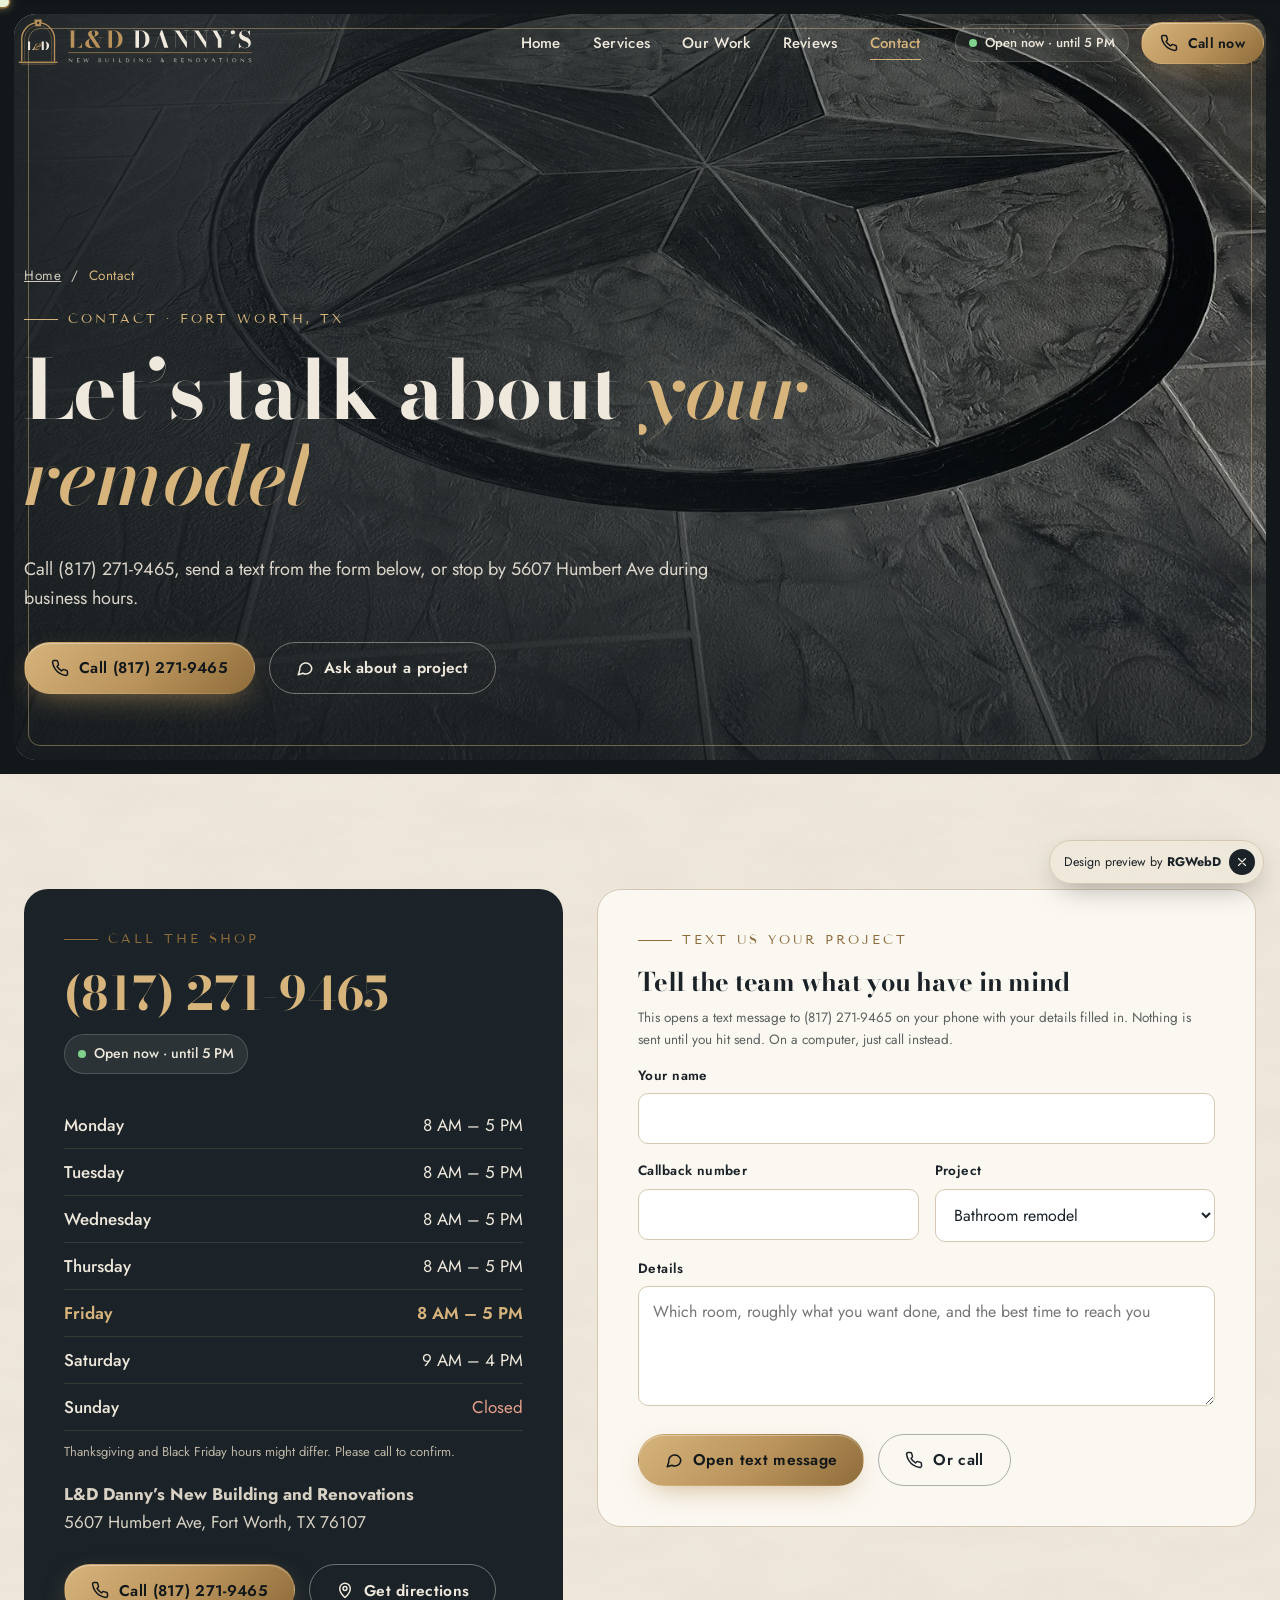
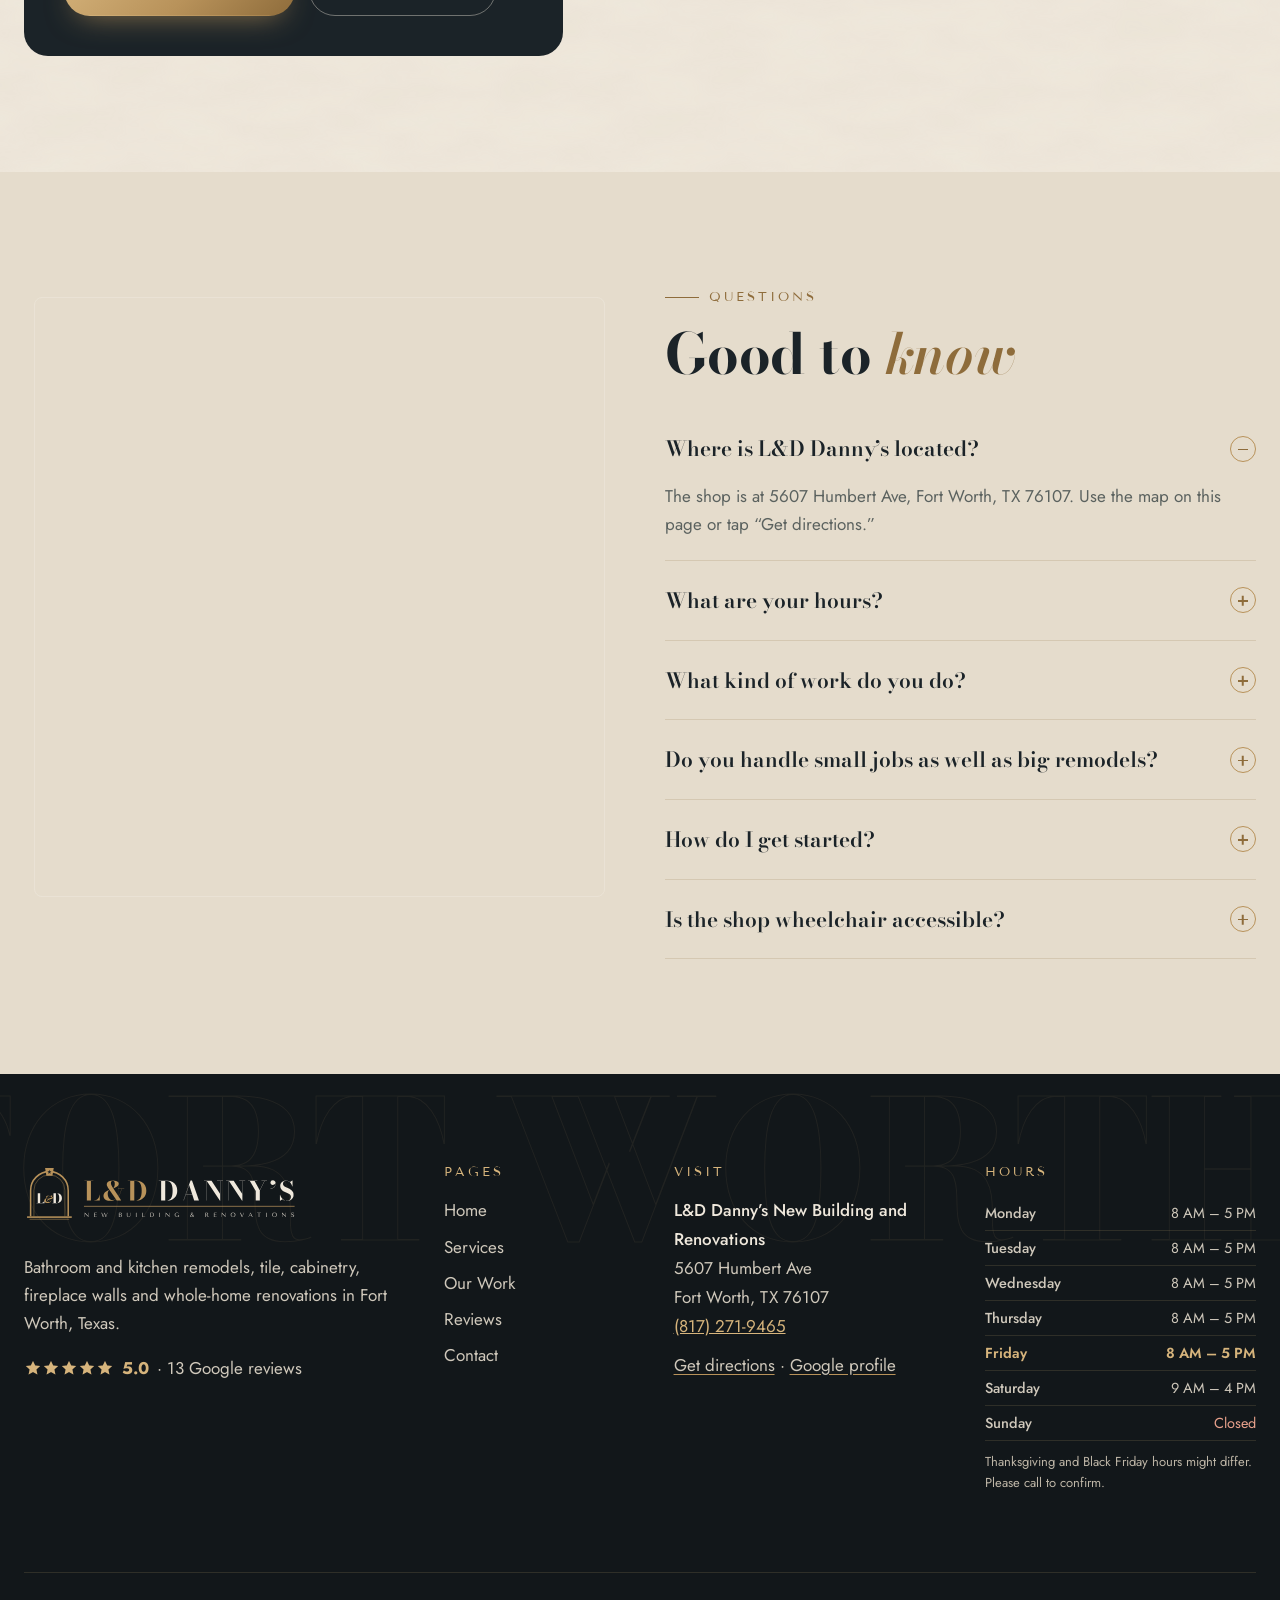
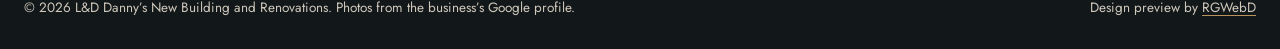
<file: contact.html>
<!doctype html><html lang="en"><head><meta charset="utf-8"><meta name="viewport" content="width=device-width,initial-scale=1">
<title>Contact &amp; Hours | L&amp;D Danny’s, 5607 Humbert Ave, Fort Worth</title><meta name="description" content="Call (817) 271-9465 or visit 5607 Humbert Ave, Fort Worth, TX 76107. Open Mon–Fri 8–5, Sat 9–4. Hours, map, FAQ and a text-us form."><link rel="canonical" href="https://rgwebd.github.io/lddannys/contact.html">
<meta property="og:type" content="website"><meta property="og:site_name" content="L&amp;D Danny’s New Building and Renovations"><meta property="og:title" content="Contact &amp; Hours | L&amp;D Danny’s, 5607 Humbert Ave, Fort Worth"><meta property="og:description" content="Call (817) 271-9465 or visit 5607 Humbert Ave, Fort Worth, TX 76107. Open Mon–Fri 8–5, Sat 9–4. Hours, map, FAQ and a text-us form."><meta property="og:url" content="https://rgwebd.github.io/lddannys/contact.html"><meta property="og:image" content="https://rgwebd.github.io/lddannys/assets/og-image.jpg"><meta property="og:image:width" content="1200"><meta property="og:image:height" content="630">
<meta name="twitter:card" content="summary_large_image"><meta name="twitter:title" content="Contact &amp; Hours | L&amp;D Danny’s, 5607 Humbert Ave, Fort Worth"><meta name="twitter:description" content="Call (817) 271-9465 or visit 5607 Humbert Ave, Fort Worth, TX 76107. Open Mon–Fri 8–5, Sat 9–4. Hours, map, FAQ and a text-us form."><meta name="twitter:image" content="https://rgwebd.github.io/lddannys/assets/og-image.jpg">
<meta name="theme-color" content="#1B2328"><link rel="icon" href="favicon.ico" sizes="any"><link rel="icon" type="image/svg+xml" href="assets/brand/favicon.svg"><link rel="apple-touch-icon" href="apple-touch-icon.png">
<link rel="preconnect" href="https://fonts.googleapis.com"><link rel="preconnect" href="https://fonts.gstatic.com" crossorigin>
<link rel="stylesheet" href="https://fonts.googleapis.com/css2?family=Bodoni+Moda:ital,opsz,wght@0,6..96,500..800;1,6..96,500..700&family=Jost:wght@400;500;600&family=Tenor+Sans&display=swap">
<link rel="stylesheet" href="assets/styles.css"><script type="application/ld+json">{"@context": "https://schema.org", "@type": ["HomeAndConstructionBusiness", "GeneralContractor"], "@id": "https://rgwebd.github.io/lddannys/#business", "name": "L&D Danny’s New Building and Renovations", "alternateName": "L&D DANNY’S NEW BUILDING AND RENOVATIONS", "url": "https://rgwebd.github.io/lddannys/", "telephone": "+1-817-271-9465", "image": ["https://rgwebd.github.io/lddannys/assets/img/g08-1600.webp", "https://rgwebd.github.io/lddannys/assets/img/g15-1600.webp"], "logo": "https://rgwebd.github.io/lddannys/assets/brand/favicon-512.png", "address": {"@type": "PostalAddress", "streetAddress": "5607 Humbert Ave", "addressLocality": "Fort Worth", "addressRegion": "TX", "postalCode": "76107", "addressCountry": "US"}, "geo": {"@type": "GeoCoordinates", "latitude": 32.7185411, "longitude": -97.4066008}, "hasMap": "https://www.google.com/maps/place/L%26D+DANNY%E2%80%99S+NEW+BUILDING+AND+RENOVATIONS/@32.7185411,-97.4066008,14z/data=!4m6!3m5!1s0x864e73c94cb11ab7:0x7b06e44c6ac338e5!8m2!3d32.7185411!4d-97.4066008!16s%2Fg%2F11v3kzjpg_", "areaServed": {"@type": "City", "name": "Fort Worth, TX"}, "openingHoursSpecification": [{"@type": "OpeningHoursSpecification", "dayOfWeek": ["Monday", "Tuesday", "Wednesday", "Thursday", "Friday"], "opens": "08:00", "closes": "17:00"}, {"@type": "OpeningHoursSpecification", "dayOfWeek": "Saturday", "opens": "09:00", "closes": "16:00"}], "aggregateRating": {"@type": "AggregateRating", "ratingValue": "5.0", "reviewCount": 13, "bestRating": "5", "worstRating": "1"}, "amenityFeature": [{"@type": "LocationFeatureSpecification", "name": "Wheelchair-accessible entrance", "value": true}, {"@type": "LocationFeatureSpecification", "name": "Wheelchair-accessible parking lot", "value": true}], "knowsAbout": ["Bathroom remodeling", "Master bath renovation", "Kitchen remodeling", "Tile installation", "Cabinetry and vanities", "Fireplace and feature walls", "Whole-home remodeling"], "hasOfferCatalog": {"@type": "OfferCatalog", "name": "Remodeling services", "itemListElement": [{"@type": "Offer", "itemOffered": {"@type": "Service", "name": "Bathroom remodels"}}, {"@type": "Offer", "itemOffered": {"@type": "Service", "name": "Kitchen remodels"}}, {"@type": "Offer", "itemOffered": {"@type": "Service", "name": "Tile work"}}, {"@type": "Offer", "itemOffered": {"@type": "Service", "name": "Cabinetry and vanities"}}, {"@type": "Offer", "itemOffered": {"@type": "Service", "name": "Fireplace and feature walls"}}, {"@type": "Offer", "itemOffered": {"@type": "Service", "name": "Whole-home remodels"}}]}}</script><script type="application/ld+json">{"@context": "https://schema.org", "@type": "BreadcrumbList", "itemListElement": [{"@type": "ListItem", "position": 1, "name": "Home", "item": "https://rgwebd.github.io/lddannys/"}, {"@type": "ListItem", "position": 2, "name": "Contact", "item": "https://rgwebd.github.io/lddannys/contact.html"}]}</script><script type="application/ld+json">{"@context": "https://schema.org", "@type": "FAQPage", "mainEntity": [{"@type": "Question", "name": "Where is L&D Danny’s located?", "acceptedAnswer": {"@type": "Answer", "text": "The shop is at 5607 Humbert Ave, Fort Worth, TX 76107. Use the map on this page or tap “Get directions.”"}}, {"@type": "Question", "name": "What are your hours?", "acceptedAnswer": {"@type": "Answer", "text": "Monday to Friday 8 AM to 5 PM, Saturday 9 AM to 4 PM, closed Sunday. Thanksgiving and Black Friday hours might differ, so please call ahead."}}, {"@type": "Question", "name": "What kind of work do you do?", "acceptedAnswer": {"@type": "Answer", "text": "Their photos and reviews show bathroom remodels (including master baths), kitchen remodels, tile work, cabinetry and vanities, fireplace and feature walls, and whole-home remodels. Clients also mention small tile jobs and home repairs."}}, {"@type": "Question", "name": "Do you handle small jobs as well as big remodels?", "acceptedAnswer": {"@type": "Answer", "text": "One longtime client wrote that she has used them “from whole house renovations to small tile jobs.” Call to talk through your project."}}, {"@type": "Question", "name": "How do I get started?", "acceptedAnswer": {"@type": "Answer", "text": "Call (817) 271-9465 during business hours, or fill in the form on this page to send the team a text with your project details."}}, {"@type": "Question", "name": "Is the shop wheelchair accessible?", "acceptedAnswer": {"@type": "Answer", "text": "Google lists a wheelchair-accessible entrance and a wheelchair-accessible parking lot."}}]}</script></head>
<body class="inner"><a class="skip" href="#main">Skip to content</a>
<div class="lvl" aria-hidden="true"><i></i><b></b></div>
<header class="hdr"><div class="hdr-in">
<a class="brand" href="index.html" aria-label="L&amp;D Danny’s home"><svg class="lgo" role="img" aria-label="L&amp;D Danny’s New Building and Renovations" xmlns="http://www.w3.org/2000/svg" viewBox="0 0 538 122" width="538" height="122"><g transform="translate(0,0) scale(0.5)"><path d="M26 206 V104.0 A74.0 74.0 0 0 1 174 104.0 V206" fill="none" stroke="#B8925A" stroke-width="6" stroke-linejoin="miter"/><path d="M39 206 V104.0 A61.0 61.0 0 0 1 161 104.0 V206" fill="none" stroke="#B8925A" stroke-width="1.6"/><path d="M83.0 16 H117.0 L112.0 46 H88.0Z" fill="#B8925A"/><path d="M100.00,22.90 L102.12,28.58 L108.18,28.84 L103.44,32.62 L105.05,38.46 L100.00,35.11 L94.95,38.46 L96.56,32.62 L91.82,28.84 L97.88,28.58Z" fill="#1B2328"/><rect x="12" y="206" width="176" height="6" fill="#B8925A"/><rect x="22" y="216" width="156" height="2" fill="#B8925A"/><path d="M49.4719217108494 154.0V153.6099031982422H54.1531277655369V115.3900968017578H49.4719217108494V115.0H68.3407742499119V115.3900968017578H63.66774238956034V153.6099031982422H67.6283481144911Q70.40488674286811 153.6099031982422 72.57081020478218 152.7797741699219Q74.73673366669624 151.94964514160156 76.30956386689155 150.4338645019531Q77.88239406708686 148.91808386230468 78.87891460885538 146.84404193115233Q79.87543515062391 144.77 80.29413607835829 142.3H80.6864236081025V154.0Z M129.0225822476657 115.0Q135.38646123233377 115.0 139.91658233089044 117.4087451171875Q144.44670342944713 119.817490234375 146.85576754551056 124.19942651367188Q149.26483166157396 128.58136279296875 149.26483166157396 134.5Q149.26483166157396 138.94547790527344 147.8247995841609 142.53254162597656Q146.38476750674783 146.1196053466797 143.71748076358378 148.68596197509765Q141.05019402041972 151.25231860351562 137.32320018497052 152.6261593017578Q133.59620634952128 154.0 129.0175054217869 154.0H111.41120171084941V153.6099031982422H116.0924077655369V115.3900968017578H111.41120171084941V115.0ZM125.60702238956034 153.6099031982422H129.0175054217869Q131.7490717059666 153.6099031982422 133.61259996524393 152.13011614990234Q135.4761282245213 150.6503291015625 136.5965228778416 148.03216845703125Q137.7169175311619 145.4140078125 138.21466264834942 141.94387030029296Q138.7124077655369 138.47373278808593 138.7124077655369 134.49108709716796Q138.7124077655369 130.52148980025203 138.1461785785252 127.05662477460731Q137.57994939151348 123.5917597489626 136.40152287784161 120.97071532370005Q135.22309636416972 118.3496708984375 133.39508403506818 116.86988385009765Q131.5670717059666 115.3900968017578 129.0175054217869 115.3900968017578H125.60702238956034Z" fill="#EFE8DC"/><path d="M101.526160390625 144.40183504882813Q101.20979041015624 145.03457005859377 100.56488789550781 145.72814259277345Q99.91998538085937 146.42171512695313 98.9141003515625 146.89626514648438Q97.90821532226562 147.37081516601563 96.5048403125 147.37081516601563Q95.3123802734375 147.37081516601563 94.19698522460936 146.92060263183595Q93.08159017578124 146.47039009765626 92.35962514648438 145.4523400390625Q91.6376601171875 144.43428998046875 91.6376601171875 142.7632249121094Q91.6376601171875 140.24850491210938 93.45069261230468 138.48415481445312Q95.26372510742186 136.7198047167969 98.73564526367187 135.58412471679688Q99.83075041015624 135.22719968750002 101.15300541992187 134.80537469726562Q102.4752604296875 134.38354970703125 103.898920390625 133.92116224121094Q105.3225803515625 133.45877477539062 106.72596031249999 132.97204982421874Q108.12934027343749 132.4853248730469 109.38669532226561 132.03104990234377Q110.55482530273437 131.5848849511719 111.68238538085937 131.0576Q112.80994545898437 130.53031504882813 113.56435304199218 129.73128255371094Q114.31876062499998 128.93225005859375 114.31876062499998 127.69923497070313Q114.31876062499998 126.14984495117189 113.15063312011718 125.24129748535157Q111.98250561523437 124.33275001953126 110.303320625 124.33275001953126Q109.49211072265624 124.33275001953126 109.12707567382812 124.57611497070313Q110.01126584960937 124.94115001953126 110.4452484423828 125.56171009765626Q110.87923103515624 126.18227017578126 110.87923103515624 126.94478530273439Q110.87923103515624 127.82087041015626 110.34790097656249 128.49416046875Q109.81657091796873 129.16745052734376 108.98915583007812 129.5284330419922Q108.16174074218749 129.88941555664064 107.25320565429686 129.88941555664064Q105.97153044921873 129.88941555664064 105.14006282714843 129.17557044921875Q104.30859520507812 128.4617253417969 104.30859520507812 127.30983520507813Q104.30859520507812 126.1985001171875 105.02650274902342 125.42786506835938Q105.74441029296874 124.65723001953126 106.82329540039062 124.24352Q107.63449044921875 123.89470499023439 108.53086050781249 123.7851924951172Q109.42723056640624 123.67568000000001 110.12486553710937 123.67568000000001Q111.69859056640624 123.67568000000001 112.94377811035156 124.19890251464844Q114.18896565429687 124.72212502929688 114.91093068359373 125.89430259277344Q115.63289571289062 127.06648015625001 115.63289571289062 129.07824031250001Q115.63289571289062 131.195440625 114.76087056640624 132.70425826660158Q113.88884541992186 134.21307590820314 112.17318267089843 135.31630345214845Q110.45751992187499 136.41953099609375 107.934719609375 137.3361860058594Q106.81526459960936 137.7661259667969 105.50110970703125 138.2244608984375Q104.18695481445312 138.68279583007813 102.79573245605468 139.13707575195315Q101.40451009765624 139.59135567382813 100.07413021484373 140.03346561523438Q98.74375033203124 140.47557555664062 97.57562035156249 140.88929052734375Q96.52107025390625 141.2381055371094 95.6530803125 141.70860302246095Q94.78509037109374 142.1791005078125 94.28213795410156 142.82806545898438Q93.77918553710937 143.47703041015626 93.77918553710937 144.34502530273437Q93.77918553710937 145.5456052636719 94.67962298339843 146.07289269042968Q95.58006042968749 146.6001801171875 96.66708031249999 146.6001801171875Q97.87577029296874 146.6001801171875 98.73969779785156 146.14996263183593Q99.60362530273437 145.6997451464844 100.14712781738281 145.10757013671878Q100.69063033203125 144.51539512695314 100.90154035156249 144.08546506835938ZM97.06454553710937 129.8408198046875Q98.01365547851562 129.8408198046875 98.65045044921874 129.28920231933594Q99.28724541992187 128.73758483398439 99.28724541992187 127.85336990234376Q99.28724541992187 126.88802506835938 98.4800880517578 126.3039526513672Q97.67293068359373 125.71988023437501 96.37499583007812 125.71988023437501Q94.93105091796875 125.71988023437501 93.66963343261719 126.44996270996094Q92.40821594726562 127.18004518554689 91.64163343261717 128.47796766113282Q90.87505091796874 129.77589013671877 90.87505091796874 131.49563512695312Q90.87505091796874 131.99048000000002 90.98051087890624 132.52182986328125Q91.08597083984374 133.05317972656252 91.30500573242186 133.572359609375Q92.03508573242186 133.45067960937502 92.76516573242186 133.38983960937503Q93.49524573242186 133.32899960937502 93.86028573242187 133.32899960937502Q95.32044573242186 133.32899960937502 95.32044573242186 134.180759609375Q95.32044573242186 134.62691960937502 94.91484573242187 134.82971960937502Q94.50924573242187 135.03251960937502 94.06308573242187 135.03251960937502Q93.29244573242187 135.03251960937502 92.50152573242187 134.687759609375Q91.71060573242187 134.342999609375 91.26444573242186 134.140199609375Q89.82860588867186 134.667479609375 88.69697099609374 135.92483713378908Q87.56533610351562 137.18219465820314 86.92042616210937 138.88165469726565Q86.27551622070311 140.58111473632815 86.27551622070311 142.519879765625Q86.27551622070311 145.00214978515626 87.3868686376953 146.66916479492187Q88.49822105468749 148.3361798046875 90.56679095703124 149.18793980468752Q92.635360859375 150.0396998046875 95.45834082031249 150.0396998046875Q97.54313571289062 150.0396998046875 99.48596317871093 149.57325732910158Q101.42879064453123 149.10681485351563 102.96195814941404 148.1739323779297Q104.49512565429687 147.24104990234375 105.40772317871094 145.81739489257814Q106.32032070312499 144.3937398828125 106.32032070312499 142.4955398046875Q106.32032070312499 140.97048479492187 105.5821282080078 139.49409732910158Q104.84393571289061 138.01770986328125 102.97007064453123 137.12538491210938L103.46490561523436 136.74412487304687Q105.2495406640625 137.6689047558594 106.20269818847655 139.25885725097658Q107.15585571289061 140.84880974609376 107.15585571289061 142.87680974609376Q107.15585571289061 144.79124471679688 106.2513682080078 146.68133725097658Q105.346880703125 148.57142978515625 103.51762816894531 150.11675984375Q101.68837563476562 151.66208990234375 98.93841803222656 152.59496495117187Q96.1884604296875 153.52784 92.48129524414061 153.52784Q88.83901021484374 153.52784 85.9795401171875 152.51789500976562Q83.12007001953124 151.50795001953125 81.47334243652344 149.5286249902344Q79.82661485351562 147.5492999609375 79.82661485351562 144.62898986328125Q79.82661485351562 142.00070978515626 81.17725493164062 139.80641972656252Q82.52789500976561 137.61212966796876 84.98175520507812 136.05868463867188Q87.43561540039062 134.505239609375 90.73716573242187 133.815719609375Q88.895760546875 133.16675465820313 88.03183799316406 132.02295968750002Q87.16791543945311 130.87916471679688 87.16791543945311 129.58935473632812Q87.16791543945311 127.8939398046875 88.36443791503905 126.76230986328126Q89.56096039062498 125.63067992187501 91.36993787597655 125.05877996093751Q93.17891536132811 124.48688000000001 95.077120390625 124.48688000000001Q97.64050050781249 124.48688000000001 98.9140879736328 125.39948247558596Q100.18767543945312 126.31208495117188 100.18767543945312 127.74791489257814Q100.18767543945312 129.19185485351562 99.14528046875 129.88137732910155Q98.10288549804687 130.5708998046875 97.05643056640625 130.5708998046875Z" fill="#B8925A"/></g><path d="M118.96909033203124 72.0V71.6099031982422H123.64426452636718V33.390096801757814H118.96909033203124V33.0H136.3842645263672V33.390096801757814H131.7172645263672V71.6099031982422H136.96887097167968Q139.83778387451173 71.6099031982422 141.91926129150391 70.77977416992188Q144.0007387084961 69.94964514160156 145.39562902832031 68.43386450195312Q146.79051934814453 66.91808386230468 147.5870403137207 64.84404193115233Q148.38356127929688 62.769999999999996 148.6695612792969 60.3H149.06374517822266V72.0ZM182.454 72.0 165.242 46.519999999999996Q164.228 45.038 163.539 43.254956451416014Q162.85 41.47191290283203 162.85 40.119912902832034Q162.85 37.77991290283203 164.39049999999997 36.06391290283203Q165.93099999999998 34.347912902832036 168.69349999999997 33.41395645141602Q171.456 32.480000000000004 175.12199999999999 32.480000000000004Q178.554 32.480000000000004 181.09550000000002 33.26650000000001Q183.637 34.053000000000004 185.028 35.483000000000004Q186.41899999999998 36.913000000000004 186.41899999999998 38.863Q186.41899999999998 40.67 185.52980484008788 41.99415322875977Q184.64060968017577 43.31830645751953 183.0900887145996 44.31913388061524Q181.53956774902343 45.31996130371094 179.5429596862793 46.137114532470704Q177.54635162353514 46.95426776123047 175.33635162353517 47.75135485839844L175.14278063964844 47.49647741699219Q175.88378063964842 46.98947741699219 176.69108547973633 46.105108062744144Q177.4983903198242 45.2207387084961 178.05219515991212 43.51086935424805Q178.606 41.801 178.606 38.85Q178.606 37.38843548583984 178.307 36.00674194335937Q178.00799999999998 34.62504840087891 177.22799999999998 33.729180664062504Q176.44799999999998 32.8333129272461 174.992 32.8333129272461Q173.575 32.8333129272461 172.7105 33.601224212646486Q171.846 34.36913549804688 171.45600000000002 35.544872589111336Q171.066 36.720609680175784 171.066 37.94408709716797Q171.066 39.49108709716797 172.132 41.75754354858398Q173.19799999999998 44.024 174.862 46.519999999999996L191.26982257080078 71.6099031982422H197.742V72.0ZM169.142 72.52Q165.034 72.52 162.18904354858398 71.28295645141601Q159.34408709716797 70.04591290283203 157.86858709716796 67.85541290283203Q156.39308709716795 65.66491290283203 156.39308709716795 62.83091290283203Q156.39308709716795 60.38691290283203 157.403 58.512869354248046Q158.41291290283203 56.63882580566406 159.96882580566407 55.26323870849609Q161.5247387084961 53.887651611328124 163.22160806274414 52.947564514160156Q164.91847741699218 52.00747741699219 166.33343386840818 51.42489031982422Q167.7483903198242 50.842303222656255 168.42439031982423 50.53030322265625L168.57635162353515 50.80226776123047Q167.34135162353516 51.48235485839844 166.48650323486328 52.53998388671875Q165.6316548461914 53.597612915039065 165.1928064575195 55.12528549194336Q164.75395806884765 56.65295806884765 164.75395806884765 58.76304516601563Q164.75395806884765 60.970041931152345 165.3242838745117 63.12969192504883Q165.8946096801758 65.28934191894531 167.01297903442384 67.05101449584961Q168.13134838867188 68.8126870727539 169.78067419433594 69.86679513549805Q171.43 70.92090319824219 173.56199999999998 70.92090319824219Q176.23739031982421 70.92090319824219 178.74378063964843 69.69296932983399Q181.25017095947265 68.46503546142579 183.41782257080078 66.28494998168946Q185.5854741821289 64.10486450195313 187.282712890625 61.222409667968755Q188.97995159912108 58.33995483398438 190.06545159912108 55.006956451416016Q191.15095159912107 51.673958068847654 191.47112579345702 48.161741943359374H191.86122259521483Q191.51987420654297 51.63756774902344 190.3964822692871 55.12230645751953Q189.27309033203124 58.607045166015624 187.3851112976074 61.729827423095706Q185.49713226318357 64.85260968017579 182.8352838745117 67.28639193725587Q180.17343548583983 69.72017419433594 176.7507177429199 71.12008709716797Q173.328 72.52 169.142 72.52ZM184.742 48.47009680175781V48.08H197.22199999999998V48.47009680175781ZM220.91534135224595 33.0Q227.09826452636716 33.0 231.52115180474937 35.457Q235.9440390831316 37.914 238.3116082561654 42.308Q240.6791774291992 46.702 240.6791774291992 52.5Q240.6791774291992 56.855000000000004 239.26422097778317 60.43Q237.84926452636716 64.005 235.23626452636717 66.5985Q232.62326452636717 69.19200000000001 228.98976452636717 70.596Q225.35626452636717 72.0 220.91026452636717 72.0H204.27509033203123V71.6099031982422H208.95026452636716V33.390096801757814H204.27509033203123V33.0ZM217.02326452636717 71.6099031982422H220.91026452636717Q223.91326452636716 71.6099031982422 225.96076452636714 70.08186126708985Q228.00826452636716 68.5538193359375 229.24326452636717 65.8964515991211Q230.47826452636718 63.23908386230469 231.02426452636718 59.787041931152345Q231.57026452636717 56.335 231.57026452636717 52.49108709716797Q231.57026452636717 48.65608709716797 230.95276452636716 45.21047142746673Q230.33526452636715 41.76485575776549 229.04826452636718 39.105518210914Q227.76126452636717 36.4461806640625 225.74626452636716 34.91813873291016Q223.73126452636717 33.390096801757814 220.91026452636717 33.390096801757814H217.02326452636717Z" fill="#B8925A"/><path d="M281.807341352246 33.0Q287.99026452636724 33.0 292.4131518047494 35.457Q296.83603908313165 37.914 299.20360825616547 42.308Q301.5711774291992 46.702 301.5711774291992 52.5Q301.5711774291992 56.855000000000004 300.1562209777832 60.43Q298.7412645263672 64.005 296.1282645263672 66.5985Q293.5152645263672 69.19200000000001 289.8817645263672 70.596Q286.2482645263672 72.0 281.8022645263672 72.0H265.1670903320313V71.6099031982422H269.8422645263672V33.390096801757814H265.1670903320313V33.0ZM277.9152645263672 71.6099031982422H281.8022645263672Q284.80526452636724 71.6099031982422 286.8527645263672 70.08186126708985Q288.9002645263672 68.5538193359375 290.1352645263672 65.8964515991211Q291.37026452636724 63.23908386230469 291.91626452636723 59.787041931152345Q292.4622645263672 56.335 292.4622645263672 52.49108709716797Q292.4622645263672 48.65608709716797 291.8447645263672 45.21047142746673Q291.2272645263672 41.76485575776549 289.94026452636723 39.105518210914Q288.65326452636725 36.4461806640625 286.63826452636727 34.91813873291016Q284.6232645263672 33.390096801757814 281.8022645263672 33.390096801757814H277.9152645263672ZM318.38648065185555 59.513745178222656V59.12364837646484H333.55649359130865V59.513745178222656ZM330.5478322753907 32.22817419433594 344.1996548461915 71.6099031982422H347.98491937255864V72.0H330.2354387207032V71.6099031982422H334.85674194335945L325.00426776123055 41.14026452636719L314.3004903564454 71.6099031982422H320.34726452636727V72.0H308.89909033203134V71.6099031982422H313.8432600968724L327.70260644531254 32.22817419433594ZM359.67275488281257 33.0V71.6099031982422H365.70066778564455V72.0H354.0610903320313V71.6099031982422H359.26630969238283V33.390096801757814H354.0610903320313V33.0ZM391.59592907714847 33.0V33.390096801757814H386.1318419799805V72.52H385.61579685661593L359.4041387329102 33.0H369.0111387329102L385.7294838867188 58.74556451416016V33.388637510362145H379.78626776123053V33.0ZM403.27475488281254 33.0V71.6099031982422H409.3026677856446V72.0H397.66309033203135V71.6099031982422H402.86830969238287V33.390096801757814H397.66309033203135V33.0ZM435.1979290771485 33.0V33.390096801757814H429.7338419799805V72.52H429.217796856616L403.00613873291024 33.0H412.6131387329102L429.33148388671884 58.74556451416016V33.388637510362145H423.38826776123057V33.0ZM451.3010903320313 72.0V71.6099031982422H455.97700323486333V53.283534625647604L444.45570324707035 33.390096801757814H440.9100032348633V33.0H459.1100032348633V33.390096801757814H453.8116161499024L463.8226516113282 51.6912935180664L473.0678677368164 33.390096801757814H467.21904840087893V33.0H478.09000323486333V33.390096801757814H473.55492260742193L464.03700323486333 52.1493935546875V71.6099031982422H469.25000323486336V72.0ZM484.86 48.61078387451172V48.21251287841797Q487.2519515991211 48.21251287841797 489.2245790100098 47.32853707885742Q491.19720642089845 46.44456127929687 492.5425096435547 44.85023870849609Q493.88781286621094 43.25591613769531 494.4299225463867 41.10872421264648Q494.97203222656253 38.961532287597656 494.49886126708986 36.42210003662109H494.6407774047852Q494.69760321044924 37.648138732910155 494.00953869628904 38.742896789550784Q493.3214741821289 39.837654846191406 492.1683887023926 40.5268274230957Q491.01530322265626 41.216 489.67 41.216Q487.421 41.216 486.1925 39.8315Q484.964 38.446999999999996 484.964 36.588Q484.964 35.339999999999996 485.6465 34.280499999999996Q486.329 33.221 487.47950000000003 32.5905Q488.63 31.96 490.00800000000004 31.96Q491.41200000000003 31.96 492.6015 32.759869354248046Q493.791 33.55973870849609 494.4995 35.024651611328125Q495.208 36.48956451416015 495.208 38.517564514160156Q495.208 41.32482580566406 493.947 43.614130645751956Q492.68600000000004 45.90343548583984 490.3655 47.25710968017578Q488.045 48.61078387451172 484.86 48.61078387451172ZM517.4536580810546 72.77182580566407Q514.5320064697265 72.77182580566407 512.3637887268067 71.82208709716798Q510.1955709838867 70.87234838867188 508.6411354980469 69.25960968017579L503.96566455078124 72.52H503.6041774291992V60.29591290283203H504.01618713378906Q504.75792584228515 62.5616064453125 505.85066455078123 64.71197418212891Q506.9434032592773 66.86234191894532 508.5137935791015 68.58947094726562Q510.08418389892574 70.31659997558594 512.2211822814941 71.3361644897461Q514.3581806640625 72.35572900390625 517.196612915039 72.35572900390625Q519.6844387207032 72.35572900390625 521.4784387207031 71.37609997558593Q523.2724387207031 70.39647094726563 524.2364822692871 68.66823385620117Q525.200525817871 66.93999676513673 525.200525817871 64.67912902832032Q525.200525817871 62.56012902832031 524.060612915039 61.132172576904296Q522.920700012207 59.70421612548828 521.050743560791 58.666259674072265Q519.1807871093749 57.62830322265625 516.9379177551269 56.6984338684082Q514.6950484008789 55.76856451416016 512.4521790466308 54.687151611328126Q510.2093096923828 53.60573870849609 508.33935324096683 52.08232580566406Q506.4693967895508 50.558912902832034 505.3294838867188 48.33145645141602Q504.1895709838867 46.104 504.1895709838867 42.88Q504.1895709838867 39.625912902832034 505.81494033813476 37.29445645141602Q507.4403096923828 34.963 510.0748532409668 33.721500000000006Q512.7093967895507 32.480000000000004 515.7376580810546 32.480000000000004Q518.0913967895508 32.480000000000004 520.0581145324707 33.229912902832034Q522.0248322753906 33.97982580566406 523.5491806640625 35.46739031982422L528.093912902832 32.480000000000004H528.4349645385741V44.18817419433594H528.0270419311523Q526.9870419311524 40.663351623535156 525.3211951599121 38.13970162963867Q523.6553483886719 35.61605163574219 521.3356112976074 34.27520486450196Q519.015874206543 32.93435809326172 516.0344419555664 32.93435809326172Q512.8958774414062 32.93435809326172 511.2808984069824 34.67057260131836Q509.66591937255856 36.406787109375 509.66591937255856 39.06174194335938Q509.66591937255856 40.950829040527346 510.7948758239746 42.27274194335938Q511.9238322753906 43.5946548461914 513.7698322753906 44.617567749023436Q515.6158322753906 45.64048065185547 517.8367887268066 46.602850006103516Q520.0577451782226 47.56521936035156 522.2766580810546 48.720545166015626Q524.4955709838868 49.87587097167969 526.3415709838866 51.46669677734375Q528.1875709838866 53.05752258300781 529.3165274353028 55.32434838867187Q530.4454838867188 57.591174194335935 530.4454838867188 60.82Q530.4454838867188 64.46 528.7294838867188 67.14245645141601Q527.0134838867187 69.82491290283203 524.0665709838868 71.29836935424805Q521.1196580810547 72.77182580566407 517.4536580810546 72.77182580566407Z" fill="#EFE8DC"/><path d="M126.35848 95.686V102.22370000000001H126.3096L119.5275 95.53936000000002H119.4664V104.24000000000001H120.02852V97.70230000000001H120.0774L126.8595 104.38664000000001H126.9206V95.686ZM137.93522959999999 95.686V104.24000000000001H143.45866959999998V103.56790000000001H139.0472496V99.98744H142.8354496V99.42532000000001H139.0472496V96.35810000000001H143.45866959999998V95.686ZM152.2736992 95.686 155.3042592 104.24000000000001H156.0374592L158.3714792 97.55566000000002H158.4325792L160.6932792 104.24000000000001H161.4142592L164.4448192 95.686H163.8826992L161.3531592 102.82248000000001H161.3042792L158.9213792 95.686H158.3959192L155.9641392 102.78582000000002H155.9152592L153.3979392 95.686ZM186.7184784 104.24000000000001H189.7856984Q190.60443840000002 104.24000000000001 191.1665584 104.02615Q191.7286784 103.81230000000001 192.0708384 103.47014000000001Q192.41299840000002 103.12798000000001 192.56574840000002 102.69417000000001Q192.71849840000002 102.26036 192.71849840000002 101.82044Q192.71849840000002 101.1239 192.41910840000003 100.70842000000002Q192.1197184 100.29294000000002 191.7042384 100.07298000000002Q191.2887584 99.85302000000001 190.8488384 99.77970000000002Q190.4089184 99.70638000000001 190.14007840000002 99.69416000000001V99.64528000000001Q190.5677784 99.64528000000001 190.94659840000003 99.48031Q191.32541840000002 99.31534 191.61258840000002 99.05261000000002Q191.89975840000002 98.78988000000001 192.0708384 98.44161000000001Q192.2419184 98.09334000000001 192.2419184 97.70230000000001Q192.2419184 97.36014000000002 192.0952784 97.00576000000001Q191.94863840000002 96.65138000000002 191.64924840000003 96.35810000000001Q191.34985840000002 96.06482000000001 190.8793884 95.87541000000002Q190.4089184 95.686 189.77347840000002 95.686H186.7184784ZM187.8304984 103.70232000000001V99.96300000000001H189.1746984Q189.77347840000002 99.96300000000001 190.21339840000002 100.12186000000001Q190.65331840000002 100.28072000000002 190.94048840000002 100.54956000000001Q191.22765840000002 100.81840000000001 191.3681884 101.17278000000002Q191.50871840000002 101.52716000000001 191.50871840000002 101.91820000000001Q191.50871840000002 102.34590000000001 191.35596840000002 102.67584000000002Q191.20321840000003 103.00578000000002 190.94659840000003 103.23796000000002Q190.68997840000003 103.47014000000001 190.34170840000002 103.58623000000001Q189.9934384 103.70232000000001 189.60239840000003 103.70232000000001ZM187.8304984 99.42532000000001V96.22368000000002H189.3213384Q189.79791840000001 96.22368000000002 190.13396840000001 96.35810000000001Q190.47001840000001 96.49252000000001 190.6838684 96.71248000000001Q190.8977184 96.93244000000001 190.99547840000002 97.21350000000001Q191.09323840000002 97.49456 191.09323840000002 97.77562Q191.09323840000002 98.13000000000001 190.9527084 98.43550000000002Q190.81217840000002 98.74100000000001 190.56166840000003 98.96096000000001Q190.3111584 99.18092000000001 189.98732840000002 99.30312Q189.6634984 99.42532000000001 189.2968984 99.42532000000001ZM202.38892800000002 95.686V100.9406Q202.38892800000002 101.44162000000001 202.48668800000002 102.04651000000001Q202.58444800000004 102.65140000000001 202.95104800000001 103.17075000000001Q203.31764800000002 103.69010000000002 204.03862800000002 104.03837000000001Q204.75960800000001 104.38664000000001 206.00604800000002 104.38664000000001Q206.78812800000003 104.38664000000001 207.39301800000004 104.14224000000002Q207.99790800000002 103.89784 208.40727800000002 103.47014000000001Q208.81664800000001 103.04244000000001 209.02438800000002 102.47421000000001Q209.23212800000002 101.90598000000001 209.23212800000002 101.25832000000001V95.686H208.69444800000002V100.85506000000001Q208.69444800000002 101.1239 208.682228 101.39885000000001Q208.67000800000002 101.67380000000001 208.60890800000004 101.94875000000002Q208.54780800000003 102.22370000000001 208.41949800000003 102.49254Q208.29118800000003 102.76138 208.04678800000002 103.03022000000001Q207.60686800000002 103.50680000000001 207.05696800000004 103.67788000000002Q206.50706800000003 103.84896 205.90828800000003 103.84896Q205.39504800000003 103.84896 204.99789800000002 103.6901Q204.60074800000004 103.53124000000001 204.24636800000002 103.21352Q203.96530800000002 102.96912 203.818668 102.72472Q203.672028 102.48032 203.59870800000002 102.24203Q203.52538800000002 102.00374000000001 203.513168 101.75934000000001Q203.50094800000002 101.51494000000001 203.50094800000002 101.27054000000001V95.686ZM220.24675760000002 95.686V104.24000000000001H221.35877760000002V95.686ZM232.86220720000003 104.24000000000001V95.686H233.97422720000003V103.56790000000001H238.38564720000002V104.24000000000001ZM248.42267680000006 104.24000000000001V95.686H251.23327680000006Q252.24753680000003 95.686 253.09071680000005 96.00983000000001Q253.93389680000004 96.33366000000001 254.53878680000003 96.90189000000001Q255.14367680000004 97.47012000000001 255.47972680000004 98.25220000000002Q255.81577680000004 99.03428000000001 255.81577680000004 99.93856000000001Q255.81577680000004 100.87950000000001 255.46750680000002 101.66769000000001Q255.11923680000004 102.45588000000001 254.51434680000006 103.03022000000001Q253.90945680000004 103.60456 253.10293680000007 103.92228Q252.29641680000006 104.24000000000001 251.37991680000005 104.24000000000001ZM249.53469680000003 103.70232000000001H250.87889680000004Q251.88093680000006 103.70232000000001 252.58358680000003 103.36627000000001Q253.28623680000004 103.03022000000001 253.73837680000003 102.49254000000002Q254.19051680000004 101.95486000000001 254.39825680000004 101.28887Q254.60599680000004 100.62288000000001 254.60599680000004 99.96300000000001Q254.60599680000004 99.22980000000001 254.36159680000003 98.55159Q254.11719680000004 97.87338000000001 253.64672680000004 97.35403000000001Q253.17625680000003 96.83468 252.47971680000003 96.52918000000001Q251.78317680000004 96.22368000000002 250.87889680000004 96.22368000000002H249.53469680000003ZM266.2194064 95.686V104.24000000000001H267.33142640000005V95.686ZM285.726936 95.686V102.22370000000001H285.678056L278.895956 95.53936000000002H278.83485600000006V104.24000000000001H279.39697600000005V97.70230000000001H279.44585600000005L286.22795600000006 104.38664000000001H286.289056V95.686ZM305.08782560000003 100.42736000000001H302.66826560000004V100.92838H304.0369056V103.14020000000001Q303.48700560000003 103.49458000000001 302.9126656 103.66566Q302.3383256 103.83674 301.6051256 103.83674Q300.6397456 103.83674 299.91876560000003 103.54346000000001Q299.19778560000003 103.25018000000001 298.7212056 102.73083000000001Q298.2446256 102.21148000000001 298.00633560000006 101.49661Q297.76804560000005 100.78174000000001 297.76804560000005 99.92634000000001Q297.76804560000005 99.08316 297.99411560000004 98.37440000000001Q298.22018560000004 97.66564000000001 298.6723256 97.1524Q299.1244656 96.63916 299.7782356 96.35810000000001Q300.4320056 96.07704000000001 301.2996256 96.07704000000001Q301.8739656 96.07704000000001 302.37498560000006 96.19924Q302.87600560000004 96.32144000000001 303.2670456000001 96.51696000000001Q303.65808560000005 96.71248000000001 303.9085956 96.96299000000002Q304.15910560000003 97.21350000000001 304.23242560000006 97.47012000000001H305.1122656Q305.00228560000005 97.20128000000001 304.7395556 96.86523000000001Q304.47682560000004 96.52918000000001 304.0246856 96.23590000000002Q303.5725456 95.94262 302.90655560000005 95.74099000000001Q302.2405656 95.53936000000002 301.33628560000005 95.53936000000002Q300.29758560000005 95.53936000000002 299.4238556 95.83264000000001Q298.5501256 96.12592000000001 297.9146856 96.67582000000002Q297.2792456 97.22572000000001 296.92486560000003 98.02613000000001Q296.57048560000004 98.82654000000001 296.57048560000004 99.84080000000002Q296.57048560000004 100.70842 296.84543560000003 101.52105Q297.1203856 102.33368000000002 297.68861560000005 102.97523000000001Q298.2568456 103.61678 299.1366856 104.00171Q300.0165256 104.38664000000001 301.2385256 104.38664000000001Q302.15502560000004 104.38664000000001 302.8637856 104.18501Q303.5725456 103.98338000000001 304.0369056 103.73898000000001V104.24000000000001H305.08782560000003ZM332.4694448 103.50680000000001Q331.7240248 104.0567 331.1313548 104.21556000000001Q330.5386848 104.37442000000001 330.0376648 104.37442000000001Q329.2922448 104.37442000000001 328.72401479999996 104.17279000000002Q328.1557848 103.97116000000001 327.7708548 103.63511000000001Q327.3859248 103.29906000000001 327.1904048 102.87136000000001Q326.9948848 102.44366000000001 326.9948848 102.00374000000001Q326.9948848 101.53938000000001 327.1720748 101.14834000000002Q327.3492648 100.75730000000001 327.6608748 100.42125000000001Q327.9724848 100.08520000000001 328.3879648 99.81025000000001Q328.8034448 99.5353 329.2922448 99.30312Q328.9012048 98.75322000000001 328.6262548 98.29497Q328.35130480000004 97.83672000000001 328.35130480000004 97.32348Q328.35130480000004 97.01798000000001 328.4551748 96.69415000000001Q328.55904480000004 96.37032 328.78511480000003 96.11370000000001Q329.0111848 95.85708000000001 329.3594548 95.69211000000001Q329.7077248 95.52714 330.1965248 95.52714Q330.57534480000004 95.52714 330.9052848 95.64934000000001Q331.2352248 95.77154000000002 331.4796248 96.00372000000002Q331.7240248 96.23590000000002 331.8706648 96.55973000000002Q332.01730480000003 96.88356000000002 332.01730480000003 97.28682Q332.01730480000003 97.80006000000002 331.6690348 98.29497Q331.3207648 98.78988000000001 330.46536480000003 99.19314000000001L332.89714480000004 102.39478000000001Q333.2637448 101.90598000000001 333.4592648 101.27665000000002Q333.6547848 100.64732000000001 333.6914448 99.66972000000001H334.6446048Q334.5835048 100.32960000000001 334.3940948 100.85506000000001Q334.2046848 101.38052 333.9786148 101.78378000000001Q333.7525448 102.18704000000001 333.53869480000003 102.44977Q333.3248448 102.7125 333.2148648 102.83470000000001L334.3268848 104.24000000000001H333.0315648ZM330.25762480000003 96.06482000000001Q329.9887848 96.06482000000001 329.7993748 96.15647000000001Q329.6099648 96.24812000000001 329.48776480000004 96.39476000000002Q329.3655648 96.54140000000001 329.31057480000004 96.72470000000001Q329.2555848 96.90800000000002 329.2555848 97.0913Q329.2555848 97.519 329.5244248 97.92837Q329.79326480000003 98.33774000000001 330.1843048 98.82654000000001Q330.3431648 98.74100000000001 330.5325748 98.58825000000002Q330.72198480000003 98.4355 330.88084480000003 98.23387000000001Q331.03970480000004 98.03224000000002 331.1435748 97.77562Q331.24744480000004 97.519 331.24744480000004 97.21350000000001Q331.24744480000004 97.05464 331.1985648 96.85301000000001Q331.1496848 96.65138000000002 331.0397048 96.48030000000001Q330.92972480000003 96.30922000000001 330.7403148 96.18702000000002Q330.5509048 96.06482000000001 330.25762480000003 96.06482000000001ZM329.5977448 99.73082000000001Q328.70568480000003 100.19518000000001 328.36963480000003 100.64732000000001Q328.0335848 101.09946000000001 328.0335848 101.64936000000002Q328.0335848 102.15038000000001 328.24132480000003 102.53531000000001Q328.44906480000003 102.92024 328.78511480000003 103.18908000000002Q329.12116480000003 103.45792000000002 329.53053480000005 103.59845000000001Q329.9399048 103.73898000000001 330.3431648 103.73898000000001Q330.4409248 103.73898000000001 330.64255479999997 103.72065Q330.8441848 103.70232000000001 331.1008048 103.64122Q331.3574248 103.58012000000001 331.6323748 103.45792Q331.9073248 103.33572000000001 332.1639448 103.11576000000001ZM356.796064 95.686V104.24000000000001H357.908084V100.46402H358.445764Q358.787924 100.46402 359.01399399999997 100.52512000000002Q359.24006399999996 100.58622000000001 359.423364 100.73286000000002Q359.60666399999997 100.87950000000001 359.76552399999997 101.11168Q359.924384 101.34386 360.144344 101.68602000000001L361.10972399999997 103.11576000000001Q361.293024 103.39682 361.470214 103.629Q361.647404 103.86118 361.855144 104.02615Q362.062884 104.19112000000001 362.325614 104.28888Q362.588344 104.38664000000001 362.95494399999995 104.38664000000001Q363.22378399999997 104.38664000000001 363.394864 104.3622Q363.565944 104.33776 363.73702399999996 104.24000000000001V103.78786000000001Q363.67592399999995 103.80008000000001 363.614824 103.80619000000002Q363.553724 103.81230000000001 363.492624 103.81230000000001Q363.236004 103.81230000000001 363.040484 103.73898Q362.844964 103.66566 362.673884 103.52513Q362.50280399999997 103.3846 362.34394399999996 103.18297000000001Q362.18508399999996 102.98134 362.014004 102.72472Q361.500764 101.97930000000001 361.219704 101.53327000000002Q360.93864399999995 101.08724000000001 360.77367399999997 100.84284000000001Q360.608704 100.59844000000001 360.50483399999996 100.48846Q360.400964 100.37848000000001 360.254324 100.30516000000001L360.132124 100.24406V100.19518000000001Q360.718684 100.15852000000001 361.140274 99.93856000000001Q361.56186399999996 99.71860000000001 361.83070399999997 99.38866000000002Q362.099544 99.05872000000001 362.22174399999994 98.67379000000001Q362.34394399999996 98.28886000000001 362.34394399999996 97.92226000000001Q362.34394399999996 97.59232000000002 362.21563399999997 97.20128000000001Q362.08732399999997 96.81024000000001 361.775714 96.47419000000001Q361.46410399999996 96.13814 360.926424 95.91207Q360.388744 95.686 359.570004 95.686ZM357.908084 96.22368000000002H359.14230399999997Q359.60666399999997 96.22368000000002 359.979374 96.35810000000001Q360.352084 96.49252000000001 360.62092399999995 96.73081000000002Q360.88976399999996 96.96910000000001 361.03029399999997 97.29904000000002Q361.170824 97.62898000000001 361.170824 98.02002000000002Q361.170824 98.34996000000001 361.042514 98.68601000000001Q360.914204 99.02206000000001 360.657584 99.29701Q360.400964 99.57196 360.02825399999995 99.74304000000001Q359.65554399999996 99.91412000000001 359.166744 99.91412000000001H357.908084ZM373.6518536 95.686V104.24000000000001H379.1752936V103.56790000000001H374.76387359999995V99.98744H378.55207359999997V99.42532000000001H374.76387359999995V96.35810000000001H379.1752936V95.686ZM395.98220319999996 95.686V102.22370000000001H395.93332319999996L389.15122319999995 95.53936000000002H389.0901232V104.24000000000001H389.6522432V97.70230000000001H389.7011232L396.4832232 104.38664000000001H396.54432319999995V95.686ZM406.70355279999995 99.96300000000001Q406.70355279999995 100.64732000000001 406.96628279999993 101.42329000000001Q407.22901279999996 102.19926000000001 407.79113279999996 102.85914000000001Q408.35325279999995 103.51902000000001 409.22087279999994 103.95283Q410.0884928 104.38664000000001 411.29827279999995 104.38664000000001Q412.11701279999994 104.38664000000001 412.78300279999996 104.18501Q413.4489928 103.98338000000001 413.9805628 103.64122Q414.51213279999996 103.29906000000001 414.9031728 102.85303000000002Q415.29421279999997 102.40700000000001 415.54472279999993 101.91209Q415.79523279999995 101.41718000000002 415.92354279999995 100.91616000000002Q416.05185279999995 100.41514000000001 416.05185279999995 99.96300000000001Q416.05185279999995 99.27868000000001 415.7707928 98.50271000000001Q415.48973279999996 97.72674 414.9031728 97.06686Q414.3166128 96.40698 413.4184428 95.97317000000001Q412.5202728 95.53936000000002 411.29827279999995 95.53936000000002Q410.0884928 95.53936000000002 409.22087279999994 95.96706Q408.35325279999995 96.39476 407.79113279999996 97.04853Q407.22901279999996 97.70230000000001 406.96628279999993 98.48438000000002Q406.70355279999995 99.26646000000001 406.70355279999995 99.96300000000001ZM407.90111279999996 99.96300000000001Q407.90111279999996 99.1076 408.1638428 98.39273Q408.4265728 97.67786000000001 408.88482279999994 97.16462000000001Q409.34307279999996 96.65138000000002 409.96629279999996 96.36421000000001Q410.58951279999997 96.07704000000001 411.3227128 96.07704000000001Q412.0436928 96.07704000000001 412.68524279999997 96.36421000000001Q413.32679279999996 96.65138000000002 413.80948279999996 97.16462000000001Q414.29217279999995 97.67786000000001 414.5732327999999 98.39273Q414.85429279999994 99.1076 414.85429279999994 99.96300000000001Q414.85429279999994 100.81840000000001 414.5732327999999 101.53327000000002Q414.29217279999995 102.24814 413.80948279999996 102.76138Q413.32679279999996 103.27462000000001 412.68524279999997 103.56179Q412.0436928 103.84896 411.3227128 103.84896Q410.58951279999997 103.84896 409.96629279999996 103.56179Q409.34307279999996 103.27462000000001 408.88482279999994 102.76138Q408.4265728 102.24814 408.1638428 101.53327000000002Q407.90111279999996 100.81840000000001 407.90111279999996 99.96300000000001ZM425.1112824 95.686 428.6917424 104.24000000000001H429.42494239999996L432.8954224 95.686H432.2599824L429.4127224 102.72472H429.3638424L426.43104239999997 95.686ZM447.563832 101.72268000000001 448.736952 104.24000000000001H449.92229199999997L445.93857199999997 95.686H445.327572L441.710452 104.24000000000001H442.27257199999997L443.34793199999996 101.72268000000001ZM447.307212 101.17278H443.580112L445.339792 97.05464H445.388672ZM463.00210159999995 104.24000000000001V96.35810000000001H466.27706159999997V95.686H458.61512159999995V96.35810000000001H461.8900816V104.24000000000001ZM476.55849119999993 95.686V104.24000000000001H477.67051119999996V95.686ZM488.31854079999994 99.96300000000001Q488.31854079999994 100.64732000000001 488.58127079999997 101.42329000000001Q488.84400079999995 102.19926000000001 489.40612079999994 102.85914000000001Q489.96824079999993 103.51902000000001 490.8358608 103.95283Q491.70348079999997 104.38664000000001 492.91326079999993 104.38664000000001Q493.7320007999999 104.38664000000001 494.39799079999995 104.18501Q495.06398079999997 103.98338000000001 495.59555079999996 103.64122Q496.12712079999994 103.29906000000001 496.5181607999999 102.85303000000002Q496.90920079999995 102.40700000000001 497.15971079999997 101.91209Q497.41022079999993 101.41718000000002 497.53853079999993 100.91616000000002Q497.66684079999993 100.41514000000001 497.66684079999993 99.96300000000001Q497.66684079999993 99.27868000000001 497.3857807999999 98.50271000000001Q497.10472079999994 97.72674 496.5181607999999 97.06686Q495.93160079999996 96.40698 495.03343079999996 95.97317000000001Q494.13526079999997 95.53936000000002 492.91326079999993 95.53936000000002Q491.70348079999997 95.53936000000002 490.8358608 95.96706Q489.96824079999993 96.39476 489.40612079999994 97.04853Q488.84400079999995 97.70230000000001 488.58127079999997 98.48438000000002Q488.31854079999994 99.26646000000001 488.31854079999994 99.96300000000001ZM489.51610079999995 99.96300000000001Q489.51610079999995 99.1076 489.7788307999999 98.39273Q490.04156079999996 97.67786000000001 490.4998108 97.16462000000001Q490.95806079999994 96.65138000000002 491.58128079999994 96.36421000000001Q492.20450079999995 96.07704000000001 492.93770079999996 96.07704000000001Q493.65868079999996 96.07704000000001 494.30023079999995 96.36421000000001Q494.94178079999995 96.65138000000002 495.42447079999994 97.16462000000001Q495.90716079999993 97.67786000000001 496.18822079999995 98.39273Q496.4692807999999 99.1076 496.4692807999999 99.96300000000001Q496.4692807999999 100.81840000000001 496.18822079999995 101.53327000000002Q495.90716079999993 102.24814 495.42447079999994 102.76138Q494.94178079999995 103.27462000000001 494.30023079999995 103.56179Q493.65868079999996 103.84896 492.93770079999996 103.84896Q492.20450079999995 103.84896 491.58128079999994 103.56179Q490.95806079999994 103.27462000000001 490.4998108 102.76138Q490.04156079999996 102.24814 489.7788307999999 101.53327000000002Q489.51610079999995 100.81840000000001 489.51610079999995 99.96300000000001ZM514.7181504 95.686V102.22370000000001H514.6692704L507.88717039999995 95.53936000000002H507.8260704V104.24000000000001H508.3881904V97.70230000000001H508.4370704L515.2191703999999 104.38664000000001H515.2802704V95.686ZM525.28064 102.07706Q525.30508 102.60252000000001 525.5555899999999 103.03022000000001Q525.8061 103.45792000000002 526.23991 103.75731000000002Q526.67372 104.0567 527.26028 104.22167000000002Q527.8468399999999 104.38664000000001 528.54338 104.38664000000001Q529.2521399999999 104.38664000000001 529.8203699999999 104.21556000000001Q530.3886 104.04448000000001 530.79186 103.72676000000001Q531.19512 103.40904 531.41508 102.9569Q531.63504 102.50476 531.63504 101.95486000000001Q531.63504 101.19722000000002 531.25622 100.71453000000001Q530.8774 100.23184 530.30917 99.90801Q529.7409399999999 99.58418 529.07495 99.36422Q528.40896 99.14426 527.8407299999999 98.89986Q527.2724999999999 98.65546 526.8936799999999 98.33774000000001Q526.51486 98.02002000000002 526.51486 97.49456Q526.51486 97.20128000000001 526.64317 96.94466000000001Q526.77148 96.68804000000002 527.02199 96.49863000000002Q527.2724999999999 96.30922000000001 527.6390999999999 96.19313000000001Q528.0056999999999 96.07704000000001 528.48228 96.07704000000001Q529.27658 96.07704000000001 529.83259 96.41309000000001Q530.3886 96.74914000000001 530.48636 97.47012000000001H531.31732Q531.2439999999999 97.01798000000001 530.9873799999999 96.65749000000001Q530.7307599999999 96.29700000000001 530.3397199999999 96.04649Q529.94868 95.79598000000001 529.45377 95.66767000000002Q528.95886 95.53936000000002 528.4211799999999 95.53936000000002Q527.85906 95.53936000000002 527.35193 95.686Q526.8448 95.83264000000001 526.4598699999999 96.11370000000001Q526.07494 96.39476 525.84887 96.82246Q525.6228 97.25016000000001 525.6228 97.80006000000002Q525.6228 98.52104000000001 525.9893999999999 98.96096000000001Q526.356 99.40088000000002 526.91201 99.69416000000001Q527.4680199999999 99.98744 528.1156799999999 100.19518000000001Q528.76334 100.40292000000001 529.31935 100.66565Q529.87536 100.92838 530.2419600000001 101.30720000000001Q530.60856 101.68602000000001 530.60856 102.32146000000002Q530.60856 103.11576000000001 530.02811 103.48236Q529.4476599999999 103.84896 528.48228 103.84896Q527.71242 103.84896 527.2480599999999 103.64733000000001Q526.7837 103.4457 526.5392999999999 103.16464Q526.2949 102.88358000000001 526.20936 102.58419Q526.1238199999999 102.2848 526.1116 102.07706Z" fill="#EFE8DC" fill-opacity=".86"/><rect x="118" y="82.4" width="414.466" height="1.4" fill="#B8925A"/></svg></a>
<nav class="nav" aria-label="Main"><a href="index.html">Home</a><a href="services.html">Services</a><a href="work.html">Our Work</a><a href="reviews.html">Reviews</a><a href="contact.html" aria-current=page>Contact</a></nav>
<div class="hdr-cta"><span class="ob" data-status aria-live="polite"><i></i><span>Hours</span></span><a class="btn mag sm brass" href="tel:+18172719465"><svg viewBox="0 0 24 24" fill="none" stroke="currentColor" stroke-width="2" stroke-linecap="round" stroke-linejoin="round" aria-hidden="true"><path d="M22 16.9v3a2 2 0 0 1-2.2 2 19.8 19.8 0 0 1-8.6-3.1 19.5 19.5 0 0 1-6-6A19.8 19.8 0 0 1 2.1 4.2 2 2 0 0 1 4.1 2h3a2 2 0 0 1 2 1.7c.1 1 .4 1.9.7 2.8a2 2 0 0 1-.5 2.1L8 9.9a16 16 0 0 0 6 6l1.3-1.3a2 2 0 0 1 2.1-.4c.9.3 1.8.6 2.8.7a2 2 0 0 1 1.7 2z"/></svg><span>Call now</span></a>
<button class="burger" type="button" aria-expanded="false" aria-controls="mnav" aria-label="Open menu"><span></span><span></span></button></div></div></header>
<div class="mnav" id="mnav" role="dialog" aria-modal="true" aria-label="Menu"><nav aria-label="Mobile"><a class="l" href="index.html"><span>Home</span></a><a class="l" href="services.html"><span>Services</span></a><a class="l" href="work.html"><span>Our Work</span></a><a class="l" href="reviews.html"><span>Reviews</span></a><a class="l" href="contact.html" aria-current=page><span>Contact</span></a></nav>
<div class="mnav-ft"><a class="btn mag brass" href="tel:+18172719465"><svg viewBox="0 0 24 24" fill="none" stroke="currentColor" stroke-width="2" stroke-linecap="round" stroke-linejoin="round" aria-hidden="true"><path d="M22 16.9v3a2 2 0 0 1-2.2 2 19.8 19.8 0 0 1-8.6-3.1 19.5 19.5 0 0 1-6-6A19.8 19.8 0 0 1 2.1 4.2 2 2 0 0 1 4.1 2h3a2 2 0 0 1 2 1.7c.1 1 .4 1.9.7 2.8a2 2 0 0 1-.5 2.1L8 9.9a16 16 0 0 0 6 6l1.3-1.3a2 2 0 0 1 2.1-.4c.9.3 1.8.6 2.8.7a2 2 0 0 1 1.7 2z"/></svg><span>Call (817) 271-9465</span></a><p>5607 Humbert Ave, Fort Worth, TX 76107<br>Mon–Fri 8–5 · Sat 9–4 · Sun closed</p></div></div><main id="main"><section class="phero"><div class="phero-f"><img src="assets/img/g12-1600.webp" srcset="assets/img/g12-800.webp 800w, assets/img/g12-1600.webp 1500w" sizes="100vw" width="1500" height="1530" alt="Stamped concrete patio floor with a Texas star medallion" fetchpriority="high" decoding="async" class="kb" style="object-position:50% 55%"></div>
<div class="phero-c wrap"><nav class="bc" aria-label="Breadcrumb"><a href="index.html">Home</a><span aria-hidden="true">/</span><span aria-current="page">Contact</span></nav>
<p class="kicker lt">Contact · Fort Worth, TX</p><h1 class="split">Let’s talk about <em>your remodel</em></h1><p class="lead">Call (817) 271-9465, send a text from the form below, or stop by 5607 Humbert Ave during business hours.</p><div class="ctas"><a class="btn mag brass" href="tel:+18172719465"><svg viewBox="0 0 24 24" fill="none" stroke="currentColor" stroke-width="2" stroke-linecap="round" stroke-linejoin="round" aria-hidden="true"><path d="M22 16.9v3a2 2 0 0 1-2.2 2 19.8 19.8 0 0 1-8.6-3.1 19.5 19.5 0 0 1-6-6A19.8 19.8 0 0 1 2.1 4.2 2 2 0 0 1 4.1 2h3a2 2 0 0 1 2 1.7c.1 1 .4 1.9.7 2.8a2 2 0 0 1-.5 2.1L8 9.9a16 16 0 0 0 6 6l1.3-1.3a2 2 0 0 1 2.1-.4c.9.3 1.8.6 2.8.7a2 2 0 0 1 1.7 2z"/></svg><span>Call (817) 271-9465</span></a><a class="btn ghost-l mag" href="contact.html"><svg viewBox="0 0 24 24" fill="none" stroke="currentColor" stroke-width="2" stroke-linecap="round" stroke-linejoin="round" aria-hidden="true"><path d="M21 12a8 8 0 0 1-11.8 7L3 21l2-6.2A8 8 0 1 1 21 12z"/></svg><span>Ask about a project</span></a></div></div></section><section class="sec stone"><div class="wrap ct-g">
<div class="ct-card" data-r><p class="kicker">Call the shop</p><a class="bigtel" href="tel:+18172719465">(817) 271-9465</a><div class="ob big" data-status><i></i><span>Hours</span></div><table class="hours"><caption class="sr">Business hours</caption><tbody><tr data-d="1"><th scope="row">Monday</th><td>8 AM – 5 PM</td></tr><tr data-d="2"><th scope="row">Tuesday</th><td>8 AM – 5 PM</td></tr><tr data-d="3"><th scope="row">Wednesday</th><td>8 AM – 5 PM</td></tr><tr data-d="4"><th scope="row">Thursday</th><td>8 AM – 5 PM</td></tr><tr data-d="5"><th scope="row">Friday</th><td>8 AM – 5 PM</td></tr><tr data-d="6"><th scope="row">Saturday</th><td>9 AM – 4 PM</td></tr><tr data-d="0" class=off><th scope="row">Sunday</th><td>Closed</td></tr></tbody></table><p class="hol">Thanksgiving and Black Friday hours might differ. Please call to confirm.</p>
<address><b>L&amp;D Danny’s New Building and Renovations</b><br>5607 Humbert Ave, Fort Worth, TX 76107</address><div class="ctas"><a class="btn mag brass" href="tel:+18172719465"><svg viewBox="0 0 24 24" fill="none" stroke="currentColor" stroke-width="2" stroke-linecap="round" stroke-linejoin="round" aria-hidden="true"><path d="M22 16.9v3a2 2 0 0 1-2.2 2 19.8 19.8 0 0 1-8.6-3.1 19.5 19.5 0 0 1-6-6A19.8 19.8 0 0 1 2.1 4.2 2 2 0 0 1 4.1 2h3a2 2 0 0 1 2 1.7c.1 1 .4 1.9.7 2.8a2 2 0 0 1-.5 2.1L8 9.9a16 16 0 0 0 6 6l1.3-1.3a2 2 0 0 1 2.1-.4c.9.3 1.8.6 2.8.7a2 2 0 0 1 1.7 2z"/></svg><span>Call (817) 271-9465</span></a><a class="btn ghost-d" href="https://www.google.com/maps/dir/?api=1&destination=5607+Humbert+Ave%2C+Fort+Worth%2C+TX+76107" target="_blank" rel="noopener"><svg viewBox="0 0 24 24" fill="none" stroke="currentColor" stroke-width="2" stroke-linecap="round" stroke-linejoin="round" aria-hidden="true"><path d="M12 22s7-6.2 7-12a7 7 0 0 0-14 0c0 5.8 7 12 7 12z"/><circle cx="12" cy="10" r="2.6"/></svg><span>Get directions</span></a></div></div>
<form class="qf" data-r novalidate><p class="kicker">Text us your project</p><h2 class="h3">Tell the team what you have in mind</h2>
<p class="note">This opens a text message to (817) 271-9465 on your phone with your details filled in. Nothing is sent until you hit send. On a computer, just call instead.</p>
<div class="fr"><label for="qn">Your name</label><input id="qn" name="n" autocomplete="name" required></div>
<div class="fr2"><div class="fr"><label for="qp">Callback number</label><input id="qp" name="p" type="tel" autocomplete="tel"></div>
<div class="fr"><label for="qt">Project</label><select id="qt" name="t"><option>Bathroom remodel</option><option>Kitchen remodel</option><option>Tile work</option><option>Cabinetry or vanity</option><option>Fireplace or feature wall</option><option>Whole-home remodel</option><option>Repair or small job</option><option>Something else</option></select></div></div>
<div class="fr"><label for="qm">Details</label><textarea id="qm" name="m" rows="4" placeholder="Which room, roughly what you want done, and the best time to reach you"></textarea></div>
<p class="qf-err" role="alert" hidden>Please add your name so the team knows who’s texting.</p>
<div class="ctas"><button class="btn brass mag" type="submit"><svg viewBox="0 0 24 24" fill="none" stroke="currentColor" stroke-width="2" stroke-linecap="round" stroke-linejoin="round" aria-hidden="true"><path d="M21 12a8 8 0 0 1-11.8 7L3 21l2-6.2A8 8 0 1 1 21 12z"/></svg><span>Open text message</span></button><a class="btn mag ghost-d" href="tel:+18172719465"><svg viewBox="0 0 24 24" fill="none" stroke="currentColor" stroke-width="2" stroke-linecap="round" stroke-linejoin="round" aria-hidden="true"><path d="M22 16.9v3a2 2 0 0 1-2.2 2 19.8 19.8 0 0 1-8.6-3.1 19.5 19.5 0 0 1-6-6A19.8 19.8 0 0 1 2.1 4.2 2 2 0 0 1 4.1 2h3a2 2 0 0 1 2 1.7c.1 1 .4 1.9.7 2.8a2 2 0 0 1-.5 2.1L8 9.9a16 16 0 0 0 6 6l1.3-1.3a2 2 0 0 1 2.1-.4c.9.3 1.8.6 2.8.7a2 2 0 0 1 1.7 2z"/></svg><span>Or call</span></a></div></form></div></section>
<section class="sec stone2"><div class="wrap ct-g2"><div class="map frame" data-r><iframe title="Map to L&amp;D Danny’s New Building and Renovations" src="https://www.google.com/maps?q=5607+Humbert+Ave,+Fort+Worth,+TX+76107&z=15&output=embed" loading="lazy" referrerpolicy="no-referrer-when-downgrade"></iframe></div>
<div class="faq"><p class="kicker">Questions</p><h2 class="split">Good to <em>know</em></h2><details class="fq" open><summary><span>Where is L&amp;D Danny’s located?</span><i aria-hidden="true"></i></summary><p>The shop is at 5607 Humbert Ave, Fort Worth, TX 76107. Use the map on this page or tap “Get directions.”</p></details><details class="fq"><summary><span>What are your hours?</span><i aria-hidden="true"></i></summary><p>Monday to Friday 8 AM to 5 PM, Saturday 9 AM to 4 PM, closed Sunday. Thanksgiving and Black Friday hours might differ, so please call ahead.</p></details><details class="fq"><summary><span>What kind of work do you do?</span><i aria-hidden="true"></i></summary><p>Their photos and reviews show bathroom remodels (including master baths), kitchen remodels, tile work, cabinetry and vanities, fireplace and feature walls, and whole-home remodels. Clients also mention small tile jobs and home repairs.</p></details><details class="fq"><summary><span>Do you handle small jobs as well as big remodels?</span><i aria-hidden="true"></i></summary><p>One longtime client wrote that she has used them “from whole house renovations to small tile jobs.” Call to talk through your project.</p></details><details class="fq"><summary><span>How do I get started?</span><i aria-hidden="true"></i></summary><p>Call (817) 271-9465 during business hours, or fill in the form on this page to send the team a text with your project details.</p></details><details class="fq"><summary><span>Is the shop wheelchair accessible?</span><i aria-hidden="true"></i></summary><p>Google lists a wheelchair-accessible entrance and a wheelchair-accessible parking lot.</p></details></div></div></section></main><footer class="ftr"><div class="outline-x" aria-hidden="true">FORT WORTH</div><div class="wrap ftr-g">
<div class="ftr-b"><svg class="lgo" role="img" aria-label="L&amp;D Danny’s New Building and Renovations" xmlns="http://www.w3.org/2000/svg" viewBox="0 0 538 122" width="538" height="122"><g transform="translate(0,0) scale(0.5)"><path d="M26 206 V104.0 A74.0 74.0 0 0 1 174 104.0 V206" fill="none" stroke="#B8925A" stroke-width="6" stroke-linejoin="miter"/><path d="M39 206 V104.0 A61.0 61.0 0 0 1 161 104.0 V206" fill="none" stroke="#B8925A" stroke-width="1.6"/><path d="M83.0 16 H117.0 L112.0 46 H88.0Z" fill="#B8925A"/><path d="M100.00,22.90 L102.12,28.58 L108.18,28.84 L103.44,32.62 L105.05,38.46 L100.00,35.11 L94.95,38.46 L96.56,32.62 L91.82,28.84 L97.88,28.58Z" fill="#1B2328"/><rect x="12" y="206" width="176" height="6" fill="#B8925A"/><rect x="22" y="216" width="156" height="2" fill="#B8925A"/><path d="M49.4719217108494 154.0V153.6099031982422H54.1531277655369V115.3900968017578H49.4719217108494V115.0H68.3407742499119V115.3900968017578H63.66774238956034V153.6099031982422H67.6283481144911Q70.40488674286811 153.6099031982422 72.57081020478218 152.7797741699219Q74.73673366669624 151.94964514160156 76.30956386689155 150.4338645019531Q77.88239406708686 148.91808386230468 78.87891460885538 146.84404193115233Q79.87543515062391 144.77 80.29413607835829 142.3H80.6864236081025V154.0Z M129.0225822476657 115.0Q135.38646123233377 115.0 139.91658233089044 117.4087451171875Q144.44670342944713 119.817490234375 146.85576754551056 124.19942651367188Q149.26483166157396 128.58136279296875 149.26483166157396 134.5Q149.26483166157396 138.94547790527344 147.8247995841609 142.53254162597656Q146.38476750674783 146.1196053466797 143.71748076358378 148.68596197509765Q141.05019402041972 151.25231860351562 137.32320018497052 152.6261593017578Q133.59620634952128 154.0 129.0175054217869 154.0H111.41120171084941V153.6099031982422H116.0924077655369V115.3900968017578H111.41120171084941V115.0ZM125.60702238956034 153.6099031982422H129.0175054217869Q131.7490717059666 153.6099031982422 133.61259996524393 152.13011614990234Q135.4761282245213 150.6503291015625 136.5965228778416 148.03216845703125Q137.7169175311619 145.4140078125 138.21466264834942 141.94387030029296Q138.7124077655369 138.47373278808593 138.7124077655369 134.49108709716796Q138.7124077655369 130.52148980025203 138.1461785785252 127.05662477460731Q137.57994939151348 123.5917597489626 136.40152287784161 120.97071532370005Q135.22309636416972 118.3496708984375 133.39508403506818 116.86988385009765Q131.5670717059666 115.3900968017578 129.0175054217869 115.3900968017578H125.60702238956034Z" fill="#EFE8DC"/><path d="M101.526160390625 144.40183504882813Q101.20979041015624 145.03457005859377 100.56488789550781 145.72814259277345Q99.91998538085937 146.42171512695313 98.9141003515625 146.89626514648438Q97.90821532226562 147.37081516601563 96.5048403125 147.37081516601563Q95.3123802734375 147.37081516601563 94.19698522460936 146.92060263183595Q93.08159017578124 146.47039009765626 92.35962514648438 145.4523400390625Q91.6376601171875 144.43428998046875 91.6376601171875 142.7632249121094Q91.6376601171875 140.24850491210938 93.45069261230468 138.48415481445312Q95.26372510742186 136.7198047167969 98.73564526367187 135.58412471679688Q99.83075041015624 135.22719968750002 101.15300541992187 134.80537469726562Q102.4752604296875 134.38354970703125 103.898920390625 133.92116224121094Q105.3225803515625 133.45877477539062 106.72596031249999 132.97204982421874Q108.12934027343749 132.4853248730469 109.38669532226561 132.03104990234377Q110.55482530273437 131.5848849511719 111.68238538085937 131.0576Q112.80994545898437 130.53031504882813 113.56435304199218 129.73128255371094Q114.31876062499998 128.93225005859375 114.31876062499998 127.69923497070313Q114.31876062499998 126.14984495117189 113.15063312011718 125.24129748535157Q111.98250561523437 124.33275001953126 110.303320625 124.33275001953126Q109.49211072265624 124.33275001953126 109.12707567382812 124.57611497070313Q110.01126584960937 124.94115001953126 110.4452484423828 125.56171009765626Q110.87923103515624 126.18227017578126 110.87923103515624 126.94478530273439Q110.87923103515624 127.82087041015626 110.34790097656249 128.49416046875Q109.81657091796873 129.16745052734376 108.98915583007812 129.5284330419922Q108.16174074218749 129.88941555664064 107.25320565429686 129.88941555664064Q105.97153044921873 129.88941555664064 105.14006282714843 129.17557044921875Q104.30859520507812 128.4617253417969 104.30859520507812 127.30983520507813Q104.30859520507812 126.1985001171875 105.02650274902342 125.42786506835938Q105.74441029296874 124.65723001953126 106.82329540039062 124.24352Q107.63449044921875 123.89470499023439 108.53086050781249 123.7851924951172Q109.42723056640624 123.67568000000001 110.12486553710937 123.67568000000001Q111.69859056640624 123.67568000000001 112.94377811035156 124.19890251464844Q114.18896565429687 124.72212502929688 114.91093068359373 125.89430259277344Q115.63289571289062 127.06648015625001 115.63289571289062 129.07824031250001Q115.63289571289062 131.195440625 114.76087056640624 132.70425826660158Q113.88884541992186 134.21307590820314 112.17318267089843 135.31630345214845Q110.45751992187499 136.41953099609375 107.934719609375 137.3361860058594Q106.81526459960936 137.7661259667969 105.50110970703125 138.2244608984375Q104.18695481445312 138.68279583007813 102.79573245605468 139.13707575195315Q101.40451009765624 139.59135567382813 100.07413021484373 140.03346561523438Q98.74375033203124 140.47557555664062 97.57562035156249 140.88929052734375Q96.52107025390625 141.2381055371094 95.6530803125 141.70860302246095Q94.78509037109374 142.1791005078125 94.28213795410156 142.82806545898438Q93.77918553710937 143.47703041015626 93.77918553710937 144.34502530273437Q93.77918553710937 145.5456052636719 94.67962298339843 146.07289269042968Q95.58006042968749 146.6001801171875 96.66708031249999 146.6001801171875Q97.87577029296874 146.6001801171875 98.73969779785156 146.14996263183593Q99.60362530273437 145.6997451464844 100.14712781738281 145.10757013671878Q100.69063033203125 144.51539512695314 100.90154035156249 144.08546506835938ZM97.06454553710937 129.8408198046875Q98.01365547851562 129.8408198046875 98.65045044921874 129.28920231933594Q99.28724541992187 128.73758483398439 99.28724541992187 127.85336990234376Q99.28724541992187 126.88802506835938 98.4800880517578 126.3039526513672Q97.67293068359373 125.71988023437501 96.37499583007812 125.71988023437501Q94.93105091796875 125.71988023437501 93.66963343261719 126.44996270996094Q92.40821594726562 127.18004518554689 91.64163343261717 128.47796766113282Q90.87505091796874 129.77589013671877 90.87505091796874 131.49563512695312Q90.87505091796874 131.99048000000002 90.98051087890624 132.52182986328125Q91.08597083984374 133.05317972656252 91.30500573242186 133.572359609375Q92.03508573242186 133.45067960937502 92.76516573242186 133.38983960937503Q93.49524573242186 133.32899960937502 93.86028573242187 133.32899960937502Q95.32044573242186 133.32899960937502 95.32044573242186 134.180759609375Q95.32044573242186 134.62691960937502 94.91484573242187 134.82971960937502Q94.50924573242187 135.03251960937502 94.06308573242187 135.03251960937502Q93.29244573242187 135.03251960937502 92.50152573242187 134.687759609375Q91.71060573242187 134.342999609375 91.26444573242186 134.140199609375Q89.82860588867186 134.667479609375 88.69697099609374 135.92483713378908Q87.56533610351562 137.18219465820314 86.92042616210937 138.88165469726565Q86.27551622070311 140.58111473632815 86.27551622070311 142.519879765625Q86.27551622070311 145.00214978515626 87.3868686376953 146.66916479492187Q88.49822105468749 148.3361798046875 90.56679095703124 149.18793980468752Q92.635360859375 150.0396998046875 95.45834082031249 150.0396998046875Q97.54313571289062 150.0396998046875 99.48596317871093 149.57325732910158Q101.42879064453123 149.10681485351563 102.96195814941404 148.1739323779297Q104.49512565429687 147.24104990234375 105.40772317871094 145.81739489257814Q106.32032070312499 144.3937398828125 106.32032070312499 142.4955398046875Q106.32032070312499 140.97048479492187 105.5821282080078 139.49409732910158Q104.84393571289061 138.01770986328125 102.97007064453123 137.12538491210938L103.46490561523436 136.74412487304687Q105.2495406640625 137.6689047558594 106.20269818847655 139.25885725097658Q107.15585571289061 140.84880974609376 107.15585571289061 142.87680974609376Q107.15585571289061 144.79124471679688 106.2513682080078 146.68133725097658Q105.346880703125 148.57142978515625 103.51762816894531 150.11675984375Q101.68837563476562 151.66208990234375 98.93841803222656 152.59496495117187Q96.1884604296875 153.52784 92.48129524414061 153.52784Q88.83901021484374 153.52784 85.9795401171875 152.51789500976562Q83.12007001953124 151.50795001953125 81.47334243652344 149.5286249902344Q79.82661485351562 147.5492999609375 79.82661485351562 144.62898986328125Q79.82661485351562 142.00070978515626 81.17725493164062 139.80641972656252Q82.52789500976561 137.61212966796876 84.98175520507812 136.05868463867188Q87.43561540039062 134.505239609375 90.73716573242187 133.815719609375Q88.895760546875 133.16675465820313 88.03183799316406 132.02295968750002Q87.16791543945311 130.87916471679688 87.16791543945311 129.58935473632812Q87.16791543945311 127.8939398046875 88.36443791503905 126.76230986328126Q89.56096039062498 125.63067992187501 91.36993787597655 125.05877996093751Q93.17891536132811 124.48688000000001 95.077120390625 124.48688000000001Q97.64050050781249 124.48688000000001 98.9140879736328 125.39948247558596Q100.18767543945312 126.31208495117188 100.18767543945312 127.74791489257814Q100.18767543945312 129.19185485351562 99.14528046875 129.88137732910155Q98.10288549804687 130.5708998046875 97.05643056640625 130.5708998046875Z" fill="#B8925A"/></g><path d="M118.96909033203124 72.0V71.6099031982422H123.64426452636718V33.390096801757814H118.96909033203124V33.0H136.3842645263672V33.390096801757814H131.7172645263672V71.6099031982422H136.96887097167968Q139.83778387451173 71.6099031982422 141.91926129150391 70.77977416992188Q144.0007387084961 69.94964514160156 145.39562902832031 68.43386450195312Q146.79051934814453 66.91808386230468 147.5870403137207 64.84404193115233Q148.38356127929688 62.769999999999996 148.6695612792969 60.3H149.06374517822266V72.0ZM182.454 72.0 165.242 46.519999999999996Q164.228 45.038 163.539 43.254956451416014Q162.85 41.47191290283203 162.85 40.119912902832034Q162.85 37.77991290283203 164.39049999999997 36.06391290283203Q165.93099999999998 34.347912902832036 168.69349999999997 33.41395645141602Q171.456 32.480000000000004 175.12199999999999 32.480000000000004Q178.554 32.480000000000004 181.09550000000002 33.26650000000001Q183.637 34.053000000000004 185.028 35.483000000000004Q186.41899999999998 36.913000000000004 186.41899999999998 38.863Q186.41899999999998 40.67 185.52980484008788 41.99415322875977Q184.64060968017577 43.31830645751953 183.0900887145996 44.31913388061524Q181.53956774902343 45.31996130371094 179.5429596862793 46.137114532470704Q177.54635162353514 46.95426776123047 175.33635162353517 47.75135485839844L175.14278063964844 47.49647741699219Q175.88378063964842 46.98947741699219 176.69108547973633 46.105108062744144Q177.4983903198242 45.2207387084961 178.05219515991212 43.51086935424805Q178.606 41.801 178.606 38.85Q178.606 37.38843548583984 178.307 36.00674194335937Q178.00799999999998 34.62504840087891 177.22799999999998 33.729180664062504Q176.44799999999998 32.8333129272461 174.992 32.8333129272461Q173.575 32.8333129272461 172.7105 33.601224212646486Q171.846 34.36913549804688 171.45600000000002 35.544872589111336Q171.066 36.720609680175784 171.066 37.94408709716797Q171.066 39.49108709716797 172.132 41.75754354858398Q173.19799999999998 44.024 174.862 46.519999999999996L191.26982257080078 71.6099031982422H197.742V72.0ZM169.142 72.52Q165.034 72.52 162.18904354858398 71.28295645141601Q159.34408709716797 70.04591290283203 157.86858709716796 67.85541290283203Q156.39308709716795 65.66491290283203 156.39308709716795 62.83091290283203Q156.39308709716795 60.38691290283203 157.403 58.512869354248046Q158.41291290283203 56.63882580566406 159.96882580566407 55.26323870849609Q161.5247387084961 53.887651611328124 163.22160806274414 52.947564514160156Q164.91847741699218 52.00747741699219 166.33343386840818 51.42489031982422Q167.7483903198242 50.842303222656255 168.42439031982423 50.53030322265625L168.57635162353515 50.80226776123047Q167.34135162353516 51.48235485839844 166.48650323486328 52.53998388671875Q165.6316548461914 53.597612915039065 165.1928064575195 55.12528549194336Q164.75395806884765 56.65295806884765 164.75395806884765 58.76304516601563Q164.75395806884765 60.970041931152345 165.3242838745117 63.12969192504883Q165.8946096801758 65.28934191894531 167.01297903442384 67.05101449584961Q168.13134838867188 68.8126870727539 169.78067419433594 69.86679513549805Q171.43 70.92090319824219 173.56199999999998 70.92090319824219Q176.23739031982421 70.92090319824219 178.74378063964843 69.69296932983399Q181.25017095947265 68.46503546142579 183.41782257080078 66.28494998168946Q185.5854741821289 64.10486450195313 187.282712890625 61.222409667968755Q188.97995159912108 58.33995483398438 190.06545159912108 55.006956451416016Q191.15095159912107 51.673958068847654 191.47112579345702 48.161741943359374H191.86122259521483Q191.51987420654297 51.63756774902344 190.3964822692871 55.12230645751953Q189.27309033203124 58.607045166015624 187.3851112976074 61.729827423095706Q185.49713226318357 64.85260968017579 182.8352838745117 67.28639193725587Q180.17343548583983 69.72017419433594 176.7507177429199 71.12008709716797Q173.328 72.52 169.142 72.52ZM184.742 48.47009680175781V48.08H197.22199999999998V48.47009680175781ZM220.91534135224595 33.0Q227.09826452636716 33.0 231.52115180474937 35.457Q235.9440390831316 37.914 238.3116082561654 42.308Q240.6791774291992 46.702 240.6791774291992 52.5Q240.6791774291992 56.855000000000004 239.26422097778317 60.43Q237.84926452636716 64.005 235.23626452636717 66.5985Q232.62326452636717 69.19200000000001 228.98976452636717 70.596Q225.35626452636717 72.0 220.91026452636717 72.0H204.27509033203123V71.6099031982422H208.95026452636716V33.390096801757814H204.27509033203123V33.0ZM217.02326452636717 71.6099031982422H220.91026452636717Q223.91326452636716 71.6099031982422 225.96076452636714 70.08186126708985Q228.00826452636716 68.5538193359375 229.24326452636717 65.8964515991211Q230.47826452636718 63.23908386230469 231.02426452636718 59.787041931152345Q231.57026452636717 56.335 231.57026452636717 52.49108709716797Q231.57026452636717 48.65608709716797 230.95276452636716 45.21047142746673Q230.33526452636715 41.76485575776549 229.04826452636718 39.105518210914Q227.76126452636717 36.4461806640625 225.74626452636716 34.91813873291016Q223.73126452636717 33.390096801757814 220.91026452636717 33.390096801757814H217.02326452636717Z" fill="#B8925A"/><path d="M281.807341352246 33.0Q287.99026452636724 33.0 292.4131518047494 35.457Q296.83603908313165 37.914 299.20360825616547 42.308Q301.5711774291992 46.702 301.5711774291992 52.5Q301.5711774291992 56.855000000000004 300.1562209777832 60.43Q298.7412645263672 64.005 296.1282645263672 66.5985Q293.5152645263672 69.19200000000001 289.8817645263672 70.596Q286.2482645263672 72.0 281.8022645263672 72.0H265.1670903320313V71.6099031982422H269.8422645263672V33.390096801757814H265.1670903320313V33.0ZM277.9152645263672 71.6099031982422H281.8022645263672Q284.80526452636724 71.6099031982422 286.8527645263672 70.08186126708985Q288.9002645263672 68.5538193359375 290.1352645263672 65.8964515991211Q291.37026452636724 63.23908386230469 291.91626452636723 59.787041931152345Q292.4622645263672 56.335 292.4622645263672 52.49108709716797Q292.4622645263672 48.65608709716797 291.8447645263672 45.21047142746673Q291.2272645263672 41.76485575776549 289.94026452636723 39.105518210914Q288.65326452636725 36.4461806640625 286.63826452636727 34.91813873291016Q284.6232645263672 33.390096801757814 281.8022645263672 33.390096801757814H277.9152645263672ZM318.38648065185555 59.513745178222656V59.12364837646484H333.55649359130865V59.513745178222656ZM330.5478322753907 32.22817419433594 344.1996548461915 71.6099031982422H347.98491937255864V72.0H330.2354387207032V71.6099031982422H334.85674194335945L325.00426776123055 41.14026452636719L314.3004903564454 71.6099031982422H320.34726452636727V72.0H308.89909033203134V71.6099031982422H313.8432600968724L327.70260644531254 32.22817419433594ZM359.67275488281257 33.0V71.6099031982422H365.70066778564455V72.0H354.0610903320313V71.6099031982422H359.26630969238283V33.390096801757814H354.0610903320313V33.0ZM391.59592907714847 33.0V33.390096801757814H386.1318419799805V72.52H385.61579685661593L359.4041387329102 33.0H369.0111387329102L385.7294838867188 58.74556451416016V33.388637510362145H379.78626776123053V33.0ZM403.27475488281254 33.0V71.6099031982422H409.3026677856446V72.0H397.66309033203135V71.6099031982422H402.86830969238287V33.390096801757814H397.66309033203135V33.0ZM435.1979290771485 33.0V33.390096801757814H429.7338419799805V72.52H429.217796856616L403.00613873291024 33.0H412.6131387329102L429.33148388671884 58.74556451416016V33.388637510362145H423.38826776123057V33.0ZM451.3010903320313 72.0V71.6099031982422H455.97700323486333V53.283534625647604L444.45570324707035 33.390096801757814H440.9100032348633V33.0H459.1100032348633V33.390096801757814H453.8116161499024L463.8226516113282 51.6912935180664L473.0678677368164 33.390096801757814H467.21904840087893V33.0H478.09000323486333V33.390096801757814H473.55492260742193L464.03700323486333 52.1493935546875V71.6099031982422H469.25000323486336V72.0ZM484.86 48.61078387451172V48.21251287841797Q487.2519515991211 48.21251287841797 489.2245790100098 47.32853707885742Q491.19720642089845 46.44456127929687 492.5425096435547 44.85023870849609Q493.88781286621094 43.25591613769531 494.4299225463867 41.10872421264648Q494.97203222656253 38.961532287597656 494.49886126708986 36.42210003662109H494.6407774047852Q494.69760321044924 37.648138732910155 494.00953869628904 38.742896789550784Q493.3214741821289 39.837654846191406 492.1683887023926 40.5268274230957Q491.01530322265626 41.216 489.67 41.216Q487.421 41.216 486.1925 39.8315Q484.964 38.446999999999996 484.964 36.588Q484.964 35.339999999999996 485.6465 34.280499999999996Q486.329 33.221 487.47950000000003 32.5905Q488.63 31.96 490.00800000000004 31.96Q491.41200000000003 31.96 492.6015 32.759869354248046Q493.791 33.55973870849609 494.4995 35.024651611328125Q495.208 36.48956451416015 495.208 38.517564514160156Q495.208 41.32482580566406 493.947 43.614130645751956Q492.68600000000004 45.90343548583984 490.3655 47.25710968017578Q488.045 48.61078387451172 484.86 48.61078387451172ZM517.4536580810546 72.77182580566407Q514.5320064697265 72.77182580566407 512.3637887268067 71.82208709716798Q510.1955709838867 70.87234838867188 508.6411354980469 69.25960968017579L503.96566455078124 72.52H503.6041774291992V60.29591290283203H504.01618713378906Q504.75792584228515 62.5616064453125 505.85066455078123 64.71197418212891Q506.9434032592773 66.86234191894532 508.5137935791015 68.58947094726562Q510.08418389892574 70.31659997558594 512.2211822814941 71.3361644897461Q514.3581806640625 72.35572900390625 517.196612915039 72.35572900390625Q519.6844387207032 72.35572900390625 521.4784387207031 71.37609997558593Q523.2724387207031 70.39647094726563 524.2364822692871 68.66823385620117Q525.200525817871 66.93999676513673 525.200525817871 64.67912902832032Q525.200525817871 62.56012902832031 524.060612915039 61.132172576904296Q522.920700012207 59.70421612548828 521.050743560791 58.666259674072265Q519.1807871093749 57.62830322265625 516.9379177551269 56.6984338684082Q514.6950484008789 55.76856451416016 512.4521790466308 54.687151611328126Q510.2093096923828 53.60573870849609 508.33935324096683 52.08232580566406Q506.4693967895508 50.558912902832034 505.3294838867188 48.33145645141602Q504.1895709838867 46.104 504.1895709838867 42.88Q504.1895709838867 39.625912902832034 505.81494033813476 37.29445645141602Q507.4403096923828 34.963 510.0748532409668 33.721500000000006Q512.7093967895507 32.480000000000004 515.7376580810546 32.480000000000004Q518.0913967895508 32.480000000000004 520.0581145324707 33.229912902832034Q522.0248322753906 33.97982580566406 523.5491806640625 35.46739031982422L528.093912902832 32.480000000000004H528.4349645385741V44.18817419433594H528.0270419311523Q526.9870419311524 40.663351623535156 525.3211951599121 38.13970162963867Q523.6553483886719 35.61605163574219 521.3356112976074 34.27520486450196Q519.015874206543 32.93435809326172 516.0344419555664 32.93435809326172Q512.8958774414062 32.93435809326172 511.2808984069824 34.67057260131836Q509.66591937255856 36.406787109375 509.66591937255856 39.06174194335938Q509.66591937255856 40.950829040527346 510.7948758239746 42.27274194335938Q511.9238322753906 43.5946548461914 513.7698322753906 44.617567749023436Q515.6158322753906 45.64048065185547 517.8367887268066 46.602850006103516Q520.0577451782226 47.56521936035156 522.2766580810546 48.720545166015626Q524.4955709838868 49.87587097167969 526.3415709838866 51.46669677734375Q528.1875709838866 53.05752258300781 529.3165274353028 55.32434838867187Q530.4454838867188 57.591174194335935 530.4454838867188 60.82Q530.4454838867188 64.46 528.7294838867188 67.14245645141601Q527.0134838867187 69.82491290283203 524.0665709838868 71.29836935424805Q521.1196580810547 72.77182580566407 517.4536580810546 72.77182580566407Z" fill="#EFE8DC"/><path d="M126.35848 95.686V102.22370000000001H126.3096L119.5275 95.53936000000002H119.4664V104.24000000000001H120.02852V97.70230000000001H120.0774L126.8595 104.38664000000001H126.9206V95.686ZM137.93522959999999 95.686V104.24000000000001H143.45866959999998V103.56790000000001H139.0472496V99.98744H142.8354496V99.42532000000001H139.0472496V96.35810000000001H143.45866959999998V95.686ZM152.2736992 95.686 155.3042592 104.24000000000001H156.0374592L158.3714792 97.55566000000002H158.4325792L160.6932792 104.24000000000001H161.4142592L164.4448192 95.686H163.8826992L161.3531592 102.82248000000001H161.3042792L158.9213792 95.686H158.3959192L155.9641392 102.78582000000002H155.9152592L153.3979392 95.686ZM186.7184784 104.24000000000001H189.7856984Q190.60443840000002 104.24000000000001 191.1665584 104.02615Q191.7286784 103.81230000000001 192.0708384 103.47014000000001Q192.41299840000002 103.12798000000001 192.56574840000002 102.69417000000001Q192.71849840000002 102.26036 192.71849840000002 101.82044Q192.71849840000002 101.1239 192.41910840000003 100.70842000000002Q192.1197184 100.29294000000002 191.7042384 100.07298000000002Q191.2887584 99.85302000000001 190.8488384 99.77970000000002Q190.4089184 99.70638000000001 190.14007840000002 99.69416000000001V99.64528000000001Q190.5677784 99.64528000000001 190.94659840000003 99.48031Q191.32541840000002 99.31534 191.61258840000002 99.05261000000002Q191.89975840000002 98.78988000000001 192.0708384 98.44161000000001Q192.2419184 98.09334000000001 192.2419184 97.70230000000001Q192.2419184 97.36014000000002 192.0952784 97.00576000000001Q191.94863840000002 96.65138000000002 191.64924840000003 96.35810000000001Q191.34985840000002 96.06482000000001 190.8793884 95.87541000000002Q190.4089184 95.686 189.77347840000002 95.686H186.7184784ZM187.8304984 103.70232000000001V99.96300000000001H189.1746984Q189.77347840000002 99.96300000000001 190.21339840000002 100.12186000000001Q190.65331840000002 100.28072000000002 190.94048840000002 100.54956000000001Q191.22765840000002 100.81840000000001 191.3681884 101.17278000000002Q191.50871840000002 101.52716000000001 191.50871840000002 101.91820000000001Q191.50871840000002 102.34590000000001 191.35596840000002 102.67584000000002Q191.20321840000003 103.00578000000002 190.94659840000003 103.23796000000002Q190.68997840000003 103.47014000000001 190.34170840000002 103.58623000000001Q189.9934384 103.70232000000001 189.60239840000003 103.70232000000001ZM187.8304984 99.42532000000001V96.22368000000002H189.3213384Q189.79791840000001 96.22368000000002 190.13396840000001 96.35810000000001Q190.47001840000001 96.49252000000001 190.6838684 96.71248000000001Q190.8977184 96.93244000000001 190.99547840000002 97.21350000000001Q191.09323840000002 97.49456 191.09323840000002 97.77562Q191.09323840000002 98.13000000000001 190.9527084 98.43550000000002Q190.81217840000002 98.74100000000001 190.56166840000003 98.96096000000001Q190.3111584 99.18092000000001 189.98732840000002 99.30312Q189.6634984 99.42532000000001 189.2968984 99.42532000000001ZM202.38892800000002 95.686V100.9406Q202.38892800000002 101.44162000000001 202.48668800000002 102.04651000000001Q202.58444800000004 102.65140000000001 202.95104800000001 103.17075000000001Q203.31764800000002 103.69010000000002 204.03862800000002 104.03837000000001Q204.75960800000001 104.38664000000001 206.00604800000002 104.38664000000001Q206.78812800000003 104.38664000000001 207.39301800000004 104.14224000000002Q207.99790800000002 103.89784 208.40727800000002 103.47014000000001Q208.81664800000001 103.04244000000001 209.02438800000002 102.47421000000001Q209.23212800000002 101.90598000000001 209.23212800000002 101.25832000000001V95.686H208.69444800000002V100.85506000000001Q208.69444800000002 101.1239 208.682228 101.39885000000001Q208.67000800000002 101.67380000000001 208.60890800000004 101.94875000000002Q208.54780800000003 102.22370000000001 208.41949800000003 102.49254Q208.29118800000003 102.76138 208.04678800000002 103.03022000000001Q207.60686800000002 103.50680000000001 207.05696800000004 103.67788000000002Q206.50706800000003 103.84896 205.90828800000003 103.84896Q205.39504800000003 103.84896 204.99789800000002 103.6901Q204.60074800000004 103.53124000000001 204.24636800000002 103.21352Q203.96530800000002 102.96912 203.818668 102.72472Q203.672028 102.48032 203.59870800000002 102.24203Q203.52538800000002 102.00374000000001 203.513168 101.75934000000001Q203.50094800000002 101.51494000000001 203.50094800000002 101.27054000000001V95.686ZM220.24675760000002 95.686V104.24000000000001H221.35877760000002V95.686ZM232.86220720000003 104.24000000000001V95.686H233.97422720000003V103.56790000000001H238.38564720000002V104.24000000000001ZM248.42267680000006 104.24000000000001V95.686H251.23327680000006Q252.24753680000003 95.686 253.09071680000005 96.00983000000001Q253.93389680000004 96.33366000000001 254.53878680000003 96.90189000000001Q255.14367680000004 97.47012000000001 255.47972680000004 98.25220000000002Q255.81577680000004 99.03428000000001 255.81577680000004 99.93856000000001Q255.81577680000004 100.87950000000001 255.46750680000002 101.66769000000001Q255.11923680000004 102.45588000000001 254.51434680000006 103.03022000000001Q253.90945680000004 103.60456 253.10293680000007 103.92228Q252.29641680000006 104.24000000000001 251.37991680000005 104.24000000000001ZM249.53469680000003 103.70232000000001H250.87889680000004Q251.88093680000006 103.70232000000001 252.58358680000003 103.36627000000001Q253.28623680000004 103.03022000000001 253.73837680000003 102.49254000000002Q254.19051680000004 101.95486000000001 254.39825680000004 101.28887Q254.60599680000004 100.62288000000001 254.60599680000004 99.96300000000001Q254.60599680000004 99.22980000000001 254.36159680000003 98.55159Q254.11719680000004 97.87338000000001 253.64672680000004 97.35403000000001Q253.17625680000003 96.83468 252.47971680000003 96.52918000000001Q251.78317680000004 96.22368000000002 250.87889680000004 96.22368000000002H249.53469680000003ZM266.2194064 95.686V104.24000000000001H267.33142640000005V95.686ZM285.726936 95.686V102.22370000000001H285.678056L278.895956 95.53936000000002H278.83485600000006V104.24000000000001H279.39697600000005V97.70230000000001H279.44585600000005L286.22795600000006 104.38664000000001H286.289056V95.686ZM305.08782560000003 100.42736000000001H302.66826560000004V100.92838H304.0369056V103.14020000000001Q303.48700560000003 103.49458000000001 302.9126656 103.66566Q302.3383256 103.83674 301.6051256 103.83674Q300.6397456 103.83674 299.91876560000003 103.54346000000001Q299.19778560000003 103.25018000000001 298.7212056 102.73083000000001Q298.2446256 102.21148000000001 298.00633560000006 101.49661Q297.76804560000005 100.78174000000001 297.76804560000005 99.92634000000001Q297.76804560000005 99.08316 297.99411560000004 98.37440000000001Q298.22018560000004 97.66564000000001 298.6723256 97.1524Q299.1244656 96.63916 299.7782356 96.35810000000001Q300.4320056 96.07704000000001 301.2996256 96.07704000000001Q301.8739656 96.07704000000001 302.37498560000006 96.19924Q302.87600560000004 96.32144000000001 303.2670456000001 96.51696000000001Q303.65808560000005 96.71248000000001 303.9085956 96.96299000000002Q304.15910560000003 97.21350000000001 304.23242560000006 97.47012000000001H305.1122656Q305.00228560000005 97.20128000000001 304.7395556 96.86523000000001Q304.47682560000004 96.52918000000001 304.0246856 96.23590000000002Q303.5725456 95.94262 302.90655560000005 95.74099000000001Q302.2405656 95.53936000000002 301.33628560000005 95.53936000000002Q300.29758560000005 95.53936000000002 299.4238556 95.83264000000001Q298.5501256 96.12592000000001 297.9146856 96.67582000000002Q297.2792456 97.22572000000001 296.92486560000003 98.02613000000001Q296.57048560000004 98.82654000000001 296.57048560000004 99.84080000000002Q296.57048560000004 100.70842 296.84543560000003 101.52105Q297.1203856 102.33368000000002 297.68861560000005 102.97523000000001Q298.2568456 103.61678 299.1366856 104.00171Q300.0165256 104.38664000000001 301.2385256 104.38664000000001Q302.15502560000004 104.38664000000001 302.8637856 104.18501Q303.5725456 103.98338000000001 304.0369056 103.73898000000001V104.24000000000001H305.08782560000003ZM332.4694448 103.50680000000001Q331.7240248 104.0567 331.1313548 104.21556000000001Q330.5386848 104.37442000000001 330.0376648 104.37442000000001Q329.2922448 104.37442000000001 328.72401479999996 104.17279000000002Q328.1557848 103.97116000000001 327.7708548 103.63511000000001Q327.3859248 103.29906000000001 327.1904048 102.87136000000001Q326.9948848 102.44366000000001 326.9948848 102.00374000000001Q326.9948848 101.53938000000001 327.1720748 101.14834000000002Q327.3492648 100.75730000000001 327.6608748 100.42125000000001Q327.9724848 100.08520000000001 328.3879648 99.81025000000001Q328.8034448 99.5353 329.2922448 99.30312Q328.9012048 98.75322000000001 328.6262548 98.29497Q328.35130480000004 97.83672000000001 328.35130480000004 97.32348Q328.35130480000004 97.01798000000001 328.4551748 96.69415000000001Q328.55904480000004 96.37032 328.78511480000003 96.11370000000001Q329.0111848 95.85708000000001 329.3594548 95.69211000000001Q329.7077248 95.52714 330.1965248 95.52714Q330.57534480000004 95.52714 330.9052848 95.64934000000001Q331.2352248 95.77154000000002 331.4796248 96.00372000000002Q331.7240248 96.23590000000002 331.8706648 96.55973000000002Q332.01730480000003 96.88356000000002 332.01730480000003 97.28682Q332.01730480000003 97.80006000000002 331.6690348 98.29497Q331.3207648 98.78988000000001 330.46536480000003 99.19314000000001L332.89714480000004 102.39478000000001Q333.2637448 101.90598000000001 333.4592648 101.27665000000002Q333.6547848 100.64732000000001 333.6914448 99.66972000000001H334.6446048Q334.5835048 100.32960000000001 334.3940948 100.85506000000001Q334.2046848 101.38052 333.9786148 101.78378000000001Q333.7525448 102.18704000000001 333.53869480000003 102.44977Q333.3248448 102.7125 333.2148648 102.83470000000001L334.3268848 104.24000000000001H333.0315648ZM330.25762480000003 96.06482000000001Q329.9887848 96.06482000000001 329.7993748 96.15647000000001Q329.6099648 96.24812000000001 329.48776480000004 96.39476000000002Q329.3655648 96.54140000000001 329.31057480000004 96.72470000000001Q329.2555848 96.90800000000002 329.2555848 97.0913Q329.2555848 97.519 329.5244248 97.92837Q329.79326480000003 98.33774000000001 330.1843048 98.82654000000001Q330.3431648 98.74100000000001 330.5325748 98.58825000000002Q330.72198480000003 98.4355 330.88084480000003 98.23387000000001Q331.03970480000004 98.03224000000002 331.1435748 97.77562Q331.24744480000004 97.519 331.24744480000004 97.21350000000001Q331.24744480000004 97.05464 331.1985648 96.85301000000001Q331.1496848 96.65138000000002 331.0397048 96.48030000000001Q330.92972480000003 96.30922000000001 330.7403148 96.18702000000002Q330.5509048 96.06482000000001 330.25762480000003 96.06482000000001ZM329.5977448 99.73082000000001Q328.70568480000003 100.19518000000001 328.36963480000003 100.64732000000001Q328.0335848 101.09946000000001 328.0335848 101.64936000000002Q328.0335848 102.15038000000001 328.24132480000003 102.53531000000001Q328.44906480000003 102.92024 328.78511480000003 103.18908000000002Q329.12116480000003 103.45792000000002 329.53053480000005 103.59845000000001Q329.9399048 103.73898000000001 330.3431648 103.73898000000001Q330.4409248 103.73898000000001 330.64255479999997 103.72065Q330.8441848 103.70232000000001 331.1008048 103.64122Q331.3574248 103.58012000000001 331.6323748 103.45792Q331.9073248 103.33572000000001 332.1639448 103.11576000000001ZM356.796064 95.686V104.24000000000001H357.908084V100.46402H358.445764Q358.787924 100.46402 359.01399399999997 100.52512000000002Q359.24006399999996 100.58622000000001 359.423364 100.73286000000002Q359.60666399999997 100.87950000000001 359.76552399999997 101.11168Q359.924384 101.34386 360.144344 101.68602000000001L361.10972399999997 103.11576000000001Q361.293024 103.39682 361.470214 103.629Q361.647404 103.86118 361.855144 104.02615Q362.062884 104.19112000000001 362.325614 104.28888Q362.588344 104.38664000000001 362.95494399999995 104.38664000000001Q363.22378399999997 104.38664000000001 363.394864 104.3622Q363.565944 104.33776 363.73702399999996 104.24000000000001V103.78786000000001Q363.67592399999995 103.80008000000001 363.614824 103.80619000000002Q363.553724 103.81230000000001 363.492624 103.81230000000001Q363.236004 103.81230000000001 363.040484 103.73898Q362.844964 103.66566 362.673884 103.52513Q362.50280399999997 103.3846 362.34394399999996 103.18297000000001Q362.18508399999996 102.98134 362.014004 102.72472Q361.500764 101.97930000000001 361.219704 101.53327000000002Q360.93864399999995 101.08724000000001 360.77367399999997 100.84284000000001Q360.608704 100.59844000000001 360.50483399999996 100.48846Q360.400964 100.37848000000001 360.254324 100.30516000000001L360.132124 100.24406V100.19518000000001Q360.718684 100.15852000000001 361.140274 99.93856000000001Q361.56186399999996 99.71860000000001 361.83070399999997 99.38866000000002Q362.099544 99.05872000000001 362.22174399999994 98.67379000000001Q362.34394399999996 98.28886000000001 362.34394399999996 97.92226000000001Q362.34394399999996 97.59232000000002 362.21563399999997 97.20128000000001Q362.08732399999997 96.81024000000001 361.775714 96.47419000000001Q361.46410399999996 96.13814 360.926424 95.91207Q360.388744 95.686 359.570004 95.686ZM357.908084 96.22368000000002H359.14230399999997Q359.60666399999997 96.22368000000002 359.979374 96.35810000000001Q360.352084 96.49252000000001 360.62092399999995 96.73081000000002Q360.88976399999996 96.96910000000001 361.03029399999997 97.29904000000002Q361.170824 97.62898000000001 361.170824 98.02002000000002Q361.170824 98.34996000000001 361.042514 98.68601000000001Q360.914204 99.02206000000001 360.657584 99.29701Q360.400964 99.57196 360.02825399999995 99.74304000000001Q359.65554399999996 99.91412000000001 359.166744 99.91412000000001H357.908084ZM373.6518536 95.686V104.24000000000001H379.1752936V103.56790000000001H374.76387359999995V99.98744H378.55207359999997V99.42532000000001H374.76387359999995V96.35810000000001H379.1752936V95.686ZM395.98220319999996 95.686V102.22370000000001H395.93332319999996L389.15122319999995 95.53936000000002H389.0901232V104.24000000000001H389.6522432V97.70230000000001H389.7011232L396.4832232 104.38664000000001H396.54432319999995V95.686ZM406.70355279999995 99.96300000000001Q406.70355279999995 100.64732000000001 406.96628279999993 101.42329000000001Q407.22901279999996 102.19926000000001 407.79113279999996 102.85914000000001Q408.35325279999995 103.51902000000001 409.22087279999994 103.95283Q410.0884928 104.38664000000001 411.29827279999995 104.38664000000001Q412.11701279999994 104.38664000000001 412.78300279999996 104.18501Q413.4489928 103.98338000000001 413.9805628 103.64122Q414.51213279999996 103.29906000000001 414.9031728 102.85303000000002Q415.29421279999997 102.40700000000001 415.54472279999993 101.91209Q415.79523279999995 101.41718000000002 415.92354279999995 100.91616000000002Q416.05185279999995 100.41514000000001 416.05185279999995 99.96300000000001Q416.05185279999995 99.27868000000001 415.7707928 98.50271000000001Q415.48973279999996 97.72674 414.9031728 97.06686Q414.3166128 96.40698 413.4184428 95.97317000000001Q412.5202728 95.53936000000002 411.29827279999995 95.53936000000002Q410.0884928 95.53936000000002 409.22087279999994 95.96706Q408.35325279999995 96.39476 407.79113279999996 97.04853Q407.22901279999996 97.70230000000001 406.96628279999993 98.48438000000002Q406.70355279999995 99.26646000000001 406.70355279999995 99.96300000000001ZM407.90111279999996 99.96300000000001Q407.90111279999996 99.1076 408.1638428 98.39273Q408.4265728 97.67786000000001 408.88482279999994 97.16462000000001Q409.34307279999996 96.65138000000002 409.96629279999996 96.36421000000001Q410.58951279999997 96.07704000000001 411.3227128 96.07704000000001Q412.0436928 96.07704000000001 412.68524279999997 96.36421000000001Q413.32679279999996 96.65138000000002 413.80948279999996 97.16462000000001Q414.29217279999995 97.67786000000001 414.5732327999999 98.39273Q414.85429279999994 99.1076 414.85429279999994 99.96300000000001Q414.85429279999994 100.81840000000001 414.5732327999999 101.53327000000002Q414.29217279999995 102.24814 413.80948279999996 102.76138Q413.32679279999996 103.27462000000001 412.68524279999997 103.56179Q412.0436928 103.84896 411.3227128 103.84896Q410.58951279999997 103.84896 409.96629279999996 103.56179Q409.34307279999996 103.27462000000001 408.88482279999994 102.76138Q408.4265728 102.24814 408.1638428 101.53327000000002Q407.90111279999996 100.81840000000001 407.90111279999996 99.96300000000001ZM425.1112824 95.686 428.6917424 104.24000000000001H429.42494239999996L432.8954224 95.686H432.2599824L429.4127224 102.72472H429.3638424L426.43104239999997 95.686ZM447.563832 101.72268000000001 448.736952 104.24000000000001H449.92229199999997L445.93857199999997 95.686H445.327572L441.710452 104.24000000000001H442.27257199999997L443.34793199999996 101.72268000000001ZM447.307212 101.17278H443.580112L445.339792 97.05464H445.388672ZM463.00210159999995 104.24000000000001V96.35810000000001H466.27706159999997V95.686H458.61512159999995V96.35810000000001H461.8900816V104.24000000000001ZM476.55849119999993 95.686V104.24000000000001H477.67051119999996V95.686ZM488.31854079999994 99.96300000000001Q488.31854079999994 100.64732000000001 488.58127079999997 101.42329000000001Q488.84400079999995 102.19926000000001 489.40612079999994 102.85914000000001Q489.96824079999993 103.51902000000001 490.8358608 103.95283Q491.70348079999997 104.38664000000001 492.91326079999993 104.38664000000001Q493.7320007999999 104.38664000000001 494.39799079999995 104.18501Q495.06398079999997 103.98338000000001 495.59555079999996 103.64122Q496.12712079999994 103.29906000000001 496.5181607999999 102.85303000000002Q496.90920079999995 102.40700000000001 497.15971079999997 101.91209Q497.41022079999993 101.41718000000002 497.53853079999993 100.91616000000002Q497.66684079999993 100.41514000000001 497.66684079999993 99.96300000000001Q497.66684079999993 99.27868000000001 497.3857807999999 98.50271000000001Q497.10472079999994 97.72674 496.5181607999999 97.06686Q495.93160079999996 96.40698 495.03343079999996 95.97317000000001Q494.13526079999997 95.53936000000002 492.91326079999993 95.53936000000002Q491.70348079999997 95.53936000000002 490.8358608 95.96706Q489.96824079999993 96.39476 489.40612079999994 97.04853Q488.84400079999995 97.70230000000001 488.58127079999997 98.48438000000002Q488.31854079999994 99.26646000000001 488.31854079999994 99.96300000000001ZM489.51610079999995 99.96300000000001Q489.51610079999995 99.1076 489.7788307999999 98.39273Q490.04156079999996 97.67786000000001 490.4998108 97.16462000000001Q490.95806079999994 96.65138000000002 491.58128079999994 96.36421000000001Q492.20450079999995 96.07704000000001 492.93770079999996 96.07704000000001Q493.65868079999996 96.07704000000001 494.30023079999995 96.36421000000001Q494.94178079999995 96.65138000000002 495.42447079999994 97.16462000000001Q495.90716079999993 97.67786000000001 496.18822079999995 98.39273Q496.4692807999999 99.1076 496.4692807999999 99.96300000000001Q496.4692807999999 100.81840000000001 496.18822079999995 101.53327000000002Q495.90716079999993 102.24814 495.42447079999994 102.76138Q494.94178079999995 103.27462000000001 494.30023079999995 103.56179Q493.65868079999996 103.84896 492.93770079999996 103.84896Q492.20450079999995 103.84896 491.58128079999994 103.56179Q490.95806079999994 103.27462000000001 490.4998108 102.76138Q490.04156079999996 102.24814 489.7788307999999 101.53327000000002Q489.51610079999995 100.81840000000001 489.51610079999995 99.96300000000001ZM514.7181504 95.686V102.22370000000001H514.6692704L507.88717039999995 95.53936000000002H507.8260704V104.24000000000001H508.3881904V97.70230000000001H508.4370704L515.2191703999999 104.38664000000001H515.2802704V95.686ZM525.28064 102.07706Q525.30508 102.60252000000001 525.5555899999999 103.03022000000001Q525.8061 103.45792000000002 526.23991 103.75731000000002Q526.67372 104.0567 527.26028 104.22167000000002Q527.8468399999999 104.38664000000001 528.54338 104.38664000000001Q529.2521399999999 104.38664000000001 529.8203699999999 104.21556000000001Q530.3886 104.04448000000001 530.79186 103.72676000000001Q531.19512 103.40904 531.41508 102.9569Q531.63504 102.50476 531.63504 101.95486000000001Q531.63504 101.19722000000002 531.25622 100.71453000000001Q530.8774 100.23184 530.30917 99.90801Q529.7409399999999 99.58418 529.07495 99.36422Q528.40896 99.14426 527.8407299999999 98.89986Q527.2724999999999 98.65546 526.8936799999999 98.33774000000001Q526.51486 98.02002000000002 526.51486 97.49456Q526.51486 97.20128000000001 526.64317 96.94466000000001Q526.77148 96.68804000000002 527.02199 96.49863000000002Q527.2724999999999 96.30922000000001 527.6390999999999 96.19313000000001Q528.0056999999999 96.07704000000001 528.48228 96.07704000000001Q529.27658 96.07704000000001 529.83259 96.41309000000001Q530.3886 96.74914000000001 530.48636 97.47012000000001H531.31732Q531.2439999999999 97.01798000000001 530.9873799999999 96.65749000000001Q530.7307599999999 96.29700000000001 530.3397199999999 96.04649Q529.94868 95.79598000000001 529.45377 95.66767000000002Q528.95886 95.53936000000002 528.4211799999999 95.53936000000002Q527.85906 95.53936000000002 527.35193 95.686Q526.8448 95.83264000000001 526.4598699999999 96.11370000000001Q526.07494 96.39476 525.84887 96.82246Q525.6228 97.25016000000001 525.6228 97.80006000000002Q525.6228 98.52104000000001 525.9893999999999 98.96096000000001Q526.356 99.40088000000002 526.91201 99.69416000000001Q527.4680199999999 99.98744 528.1156799999999 100.19518000000001Q528.76334 100.40292000000001 529.31935 100.66565Q529.87536 100.92838 530.2419600000001 101.30720000000001Q530.60856 101.68602000000001 530.60856 102.32146000000002Q530.60856 103.11576000000001 530.02811 103.48236Q529.4476599999999 103.84896 528.48228 103.84896Q527.71242 103.84896 527.2480599999999 103.64733000000001Q526.7837 103.4457 526.5392999999999 103.16464Q526.2949 102.88358000000001 526.20936 102.58419Q526.1238199999999 102.2848 526.1116 102.07706Z" fill="#EFE8DC" fill-opacity=".86"/><rect x="118" y="82.4" width="414.466" height="1.4" fill="#B8925A"/></svg><p>Bathroom and kitchen remodels, tile, cabinetry, fireplace walls and whole-home renovations in Fort Worth, Texas.</p>
<p class="rt"><span class="stars5 " role="img" aria-label="5.0 out of 5 stars"><i style="--w:100.0%"></i></span> <b>5.0</b> · 13 Google reviews</p></div>
<div><h2 class="fh">Pages</h2><ul class="fl"><li><a href="index.html">Home</a></li><li><a href="services.html">Services</a></li><li><a href="work.html">Our Work</a></li><li><a href="reviews.html">Reviews</a></li><li><a href="contact.html">Contact</a></li></ul></div>
<div><h2 class="fh">Visit</h2><address><b>L&amp;D Danny’s New Building and Renovations</b><br>5607 Humbert Ave<br>Fort Worth, TX 76107<br><a href="tel:+18172719465">(817) 271-9465</a></address><p><a class="ul" href="https://www.google.com/maps/dir/?api=1&destination=5607+Humbert+Ave%2C+Fort+Worth%2C+TX+76107" target="_blank" rel="noopener">Get directions</a> · <a class="ul" href="https://www.google.com/maps/place/L%26D+DANNY%E2%80%99S+NEW+BUILDING+AND+RENOVATIONS/@32.7185411,-97.4066008,14z/data=!4m6!3m5!1s0x864e73c94cb11ab7:0x7b06e44c6ac338e5!8m2!3d32.7185411!4d-97.4066008!16s%2Fg%2F11v3kzjpg_" target="_blank" rel="noopener">Google profile</a></p></div>
<div><h2 class="fh">Hours</h2><table class="hours sm"><caption class="sr">Business hours</caption><tbody><tr data-d="1"><th scope="row">Monday</th><td>8 AM – 5 PM</td></tr><tr data-d="2"><th scope="row">Tuesday</th><td>8 AM – 5 PM</td></tr><tr data-d="3"><th scope="row">Wednesday</th><td>8 AM – 5 PM</td></tr><tr data-d="4"><th scope="row">Thursday</th><td>8 AM – 5 PM</td></tr><tr data-d="5"><th scope="row">Friday</th><td>8 AM – 5 PM</td></tr><tr data-d="6"><th scope="row">Saturday</th><td>9 AM – 4 PM</td></tr><tr data-d="0" class=off><th scope="row">Sunday</th><td>Closed</td></tr></tbody></table><p class="hol">Thanksgiving and Black Friday hours might differ. Please call to confirm.</p></div></div>
<div class="wrap ftr-bt"><p>© 2026 L&amp;D Danny’s New Building and Renovations. Photos from the business’s Google profile.</p><p>Design preview by <a class="ul" href="https://github.com/RGWebD" target="_blank" rel="noopener">RGWebD</a></p></div></footer>
<div class="mbar" aria-label="Quick contact"><a class="btn mag brass" href="tel:+18172719465"><svg viewBox="0 0 24 24" fill="none" stroke="currentColor" stroke-width="2" stroke-linecap="round" stroke-linejoin="round" aria-hidden="true"><path d="M22 16.9v3a2 2 0 0 1-2.2 2 19.8 19.8 0 0 1-8.6-3.1 19.5 19.5 0 0 1-6-6A19.8 19.8 0 0 1 2.1 4.2 2 2 0 0 1 4.1 2h3a2 2 0 0 1 2 1.7c.1 1 .4 1.9.7 2.8a2 2 0 0 1-.5 2.1L8 9.9a16 16 0 0 0 6 6l1.3-1.3a2 2 0 0 1 2.1-.4c.9.3 1.8.6 2.8.7a2 2 0 0 1 1.7 2z"/></svg><span>Call</span></a><a class="btn ghost-l" href="sms:+18172719465?&amp;body=Hi L&amp;D Danny’s, I’d like to talk about a remodel."><svg viewBox="0 0 24 24" fill="none" stroke="currentColor" stroke-width="2" stroke-linecap="round" stroke-linejoin="round" aria-hidden="true"><path d="M21 12a8 8 0 0 1-11.8 7L3 21l2-6.2A8 8 0 1 1 21 12z"/></svg><span>Text</span></a><a class="btn ghost-l" href="https://www.google.com/maps/dir/?api=1&destination=5607+Humbert+Ave%2C+Fort+Worth%2C+TX+76107" target="_blank" rel="noopener"><svg viewBox="0 0 24 24" fill="none" stroke="currentColor" stroke-width="2" stroke-linecap="round" stroke-linejoin="round" aria-hidden="true"><path d="M12 22s7-6.2 7-12a7 7 0 0 0-14 0c0 5.8 7 12 7 12z"/><circle cx="12" cy="10" r="2.6"/></svg><span>Map</span></a></div>
<div class="demo" role="note"><span>Design preview by <b>RGWebD</b></span><button type="button" aria-label="Dismiss preview note"><svg viewBox="0 0 24 24" fill="none" stroke="currentColor" stroke-width="2" stroke-linecap="round" aria-hidden="true"><path d="M6 6l12 12M18 6L6 18"/></svg></button></div>
<div class="tlb" role="dialog" aria-modal="true" aria-label="Photo viewer" hidden><button class="tlb-x" type="button" aria-label="Close"><svg viewBox="0 0 24 24" fill="none" stroke="currentColor" stroke-width="2" stroke-linecap="round" aria-hidden="true"><path d="M6 6l12 12M18 6L6 18"/></svg></button><button class="tlb-p" type="button" aria-label="Previous photo"><svg viewBox="0 0 24 24" fill="none" stroke="currentColor" stroke-width="2" stroke-linecap="round" aria-hidden="true"><path d="M15 6l-6 6 6 6"/></svg></button><figure><img alt=""><figcaption></figcaption></figure><button class="tlb-n" type="button" aria-label="Next photo"><svg viewBox="0 0 24 24" fill="none" stroke="currentColor" stroke-width="2" stroke-linecap="round" aria-hidden="true"><path d="M9 6l6 6-6 6"/></svg></button></div><script src="assets/script.js" defer></script></body></html>
</file>
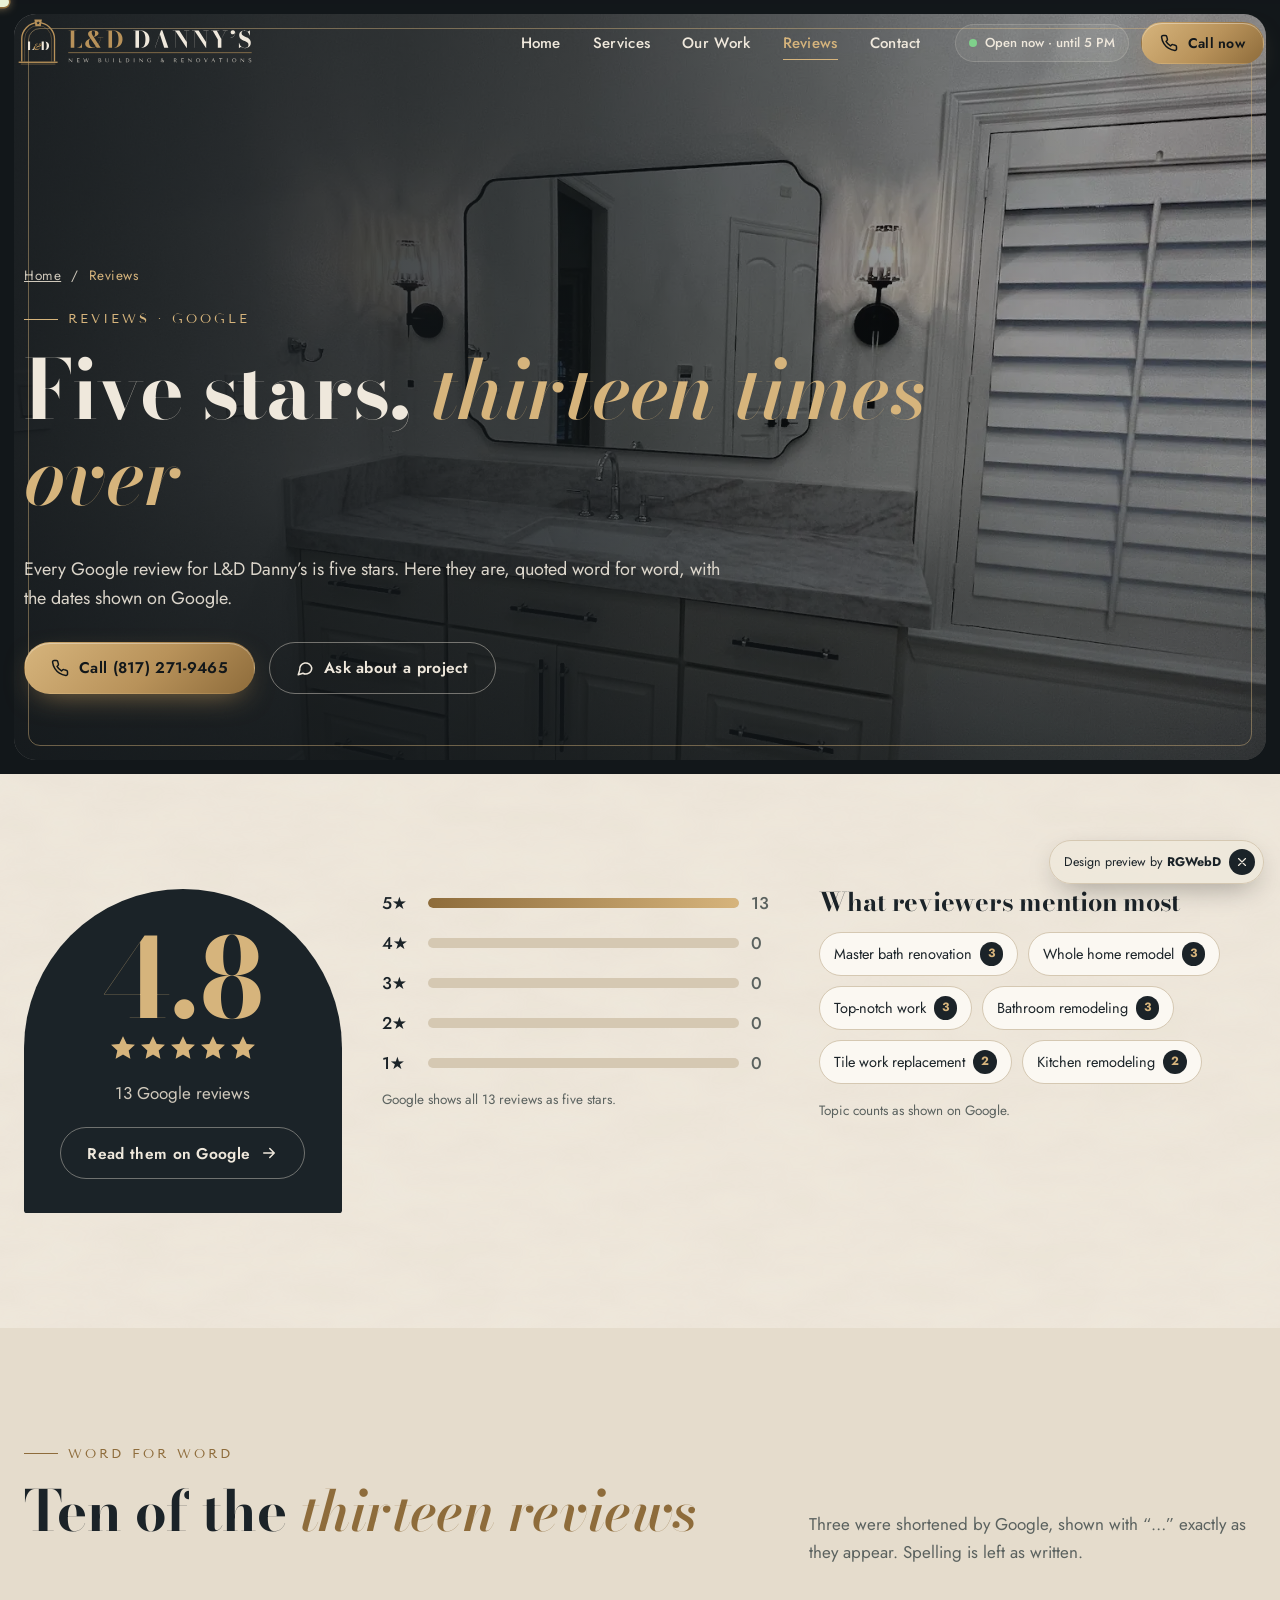
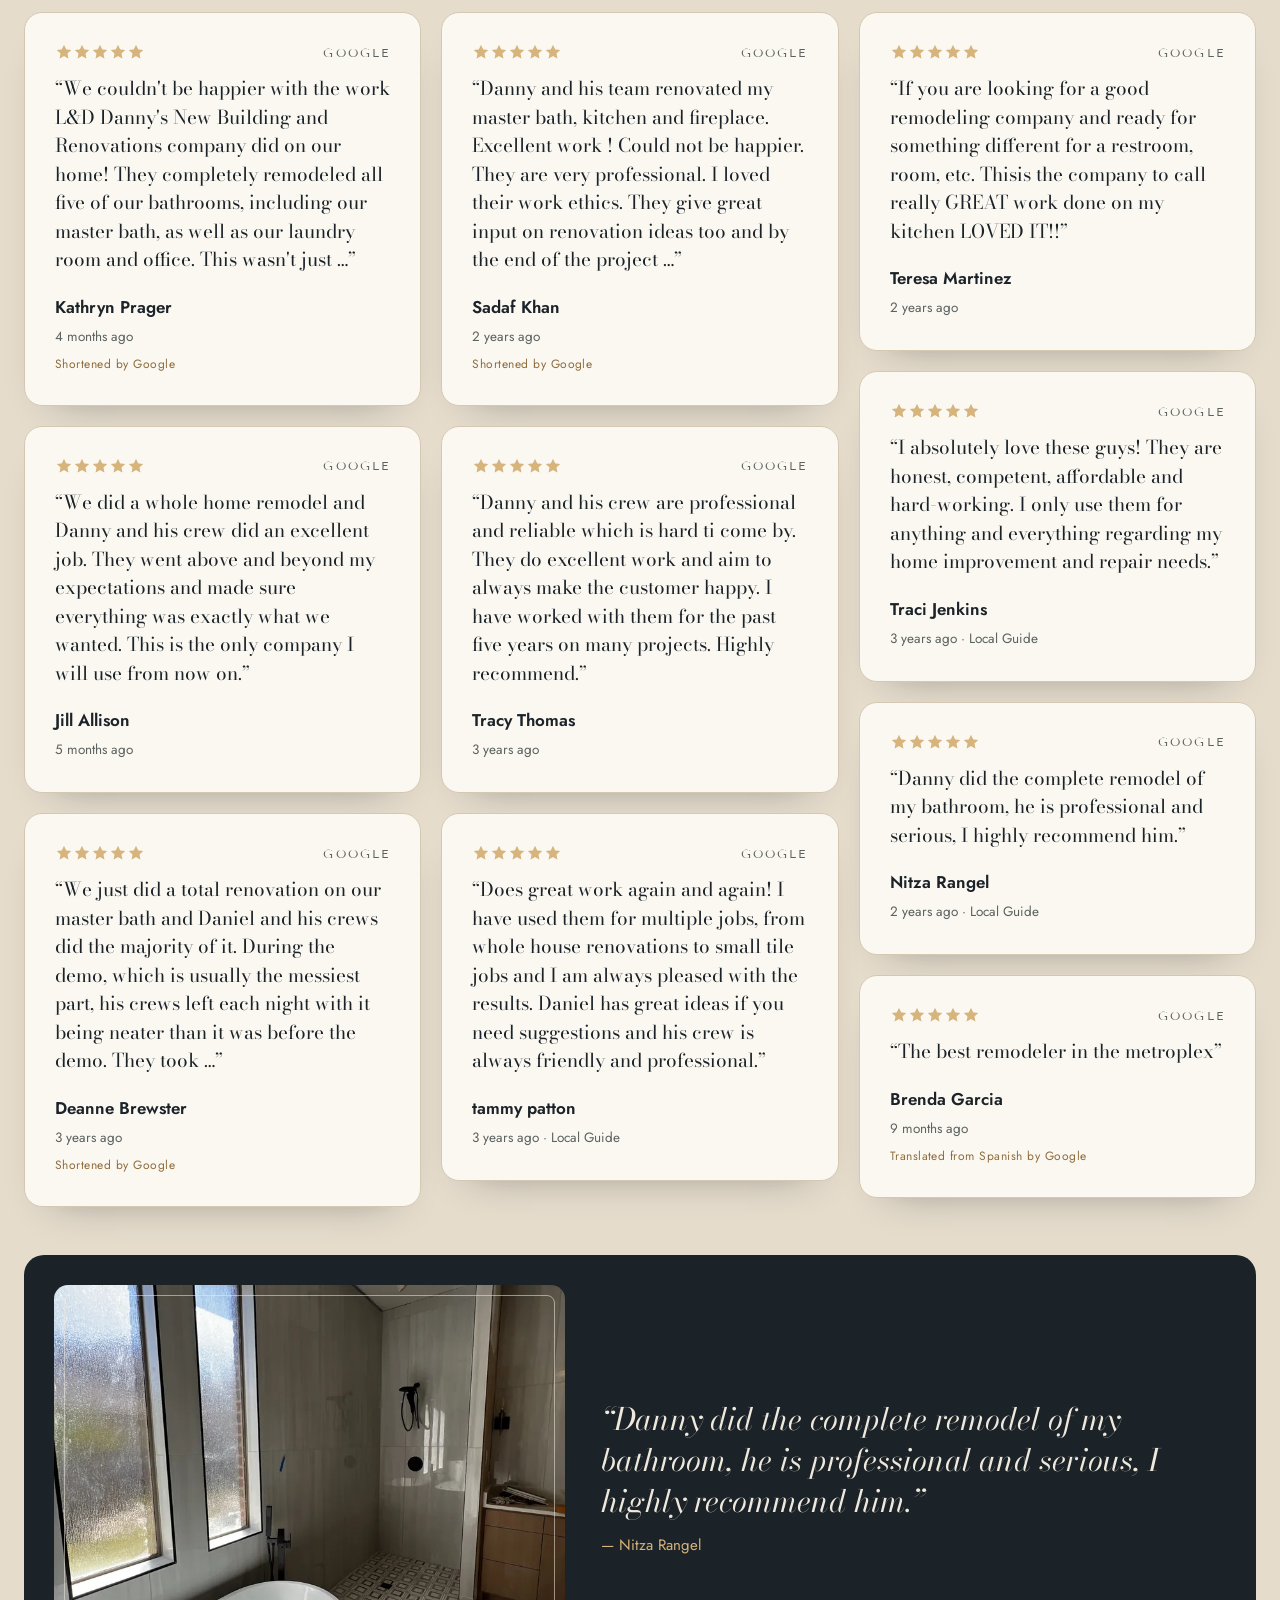
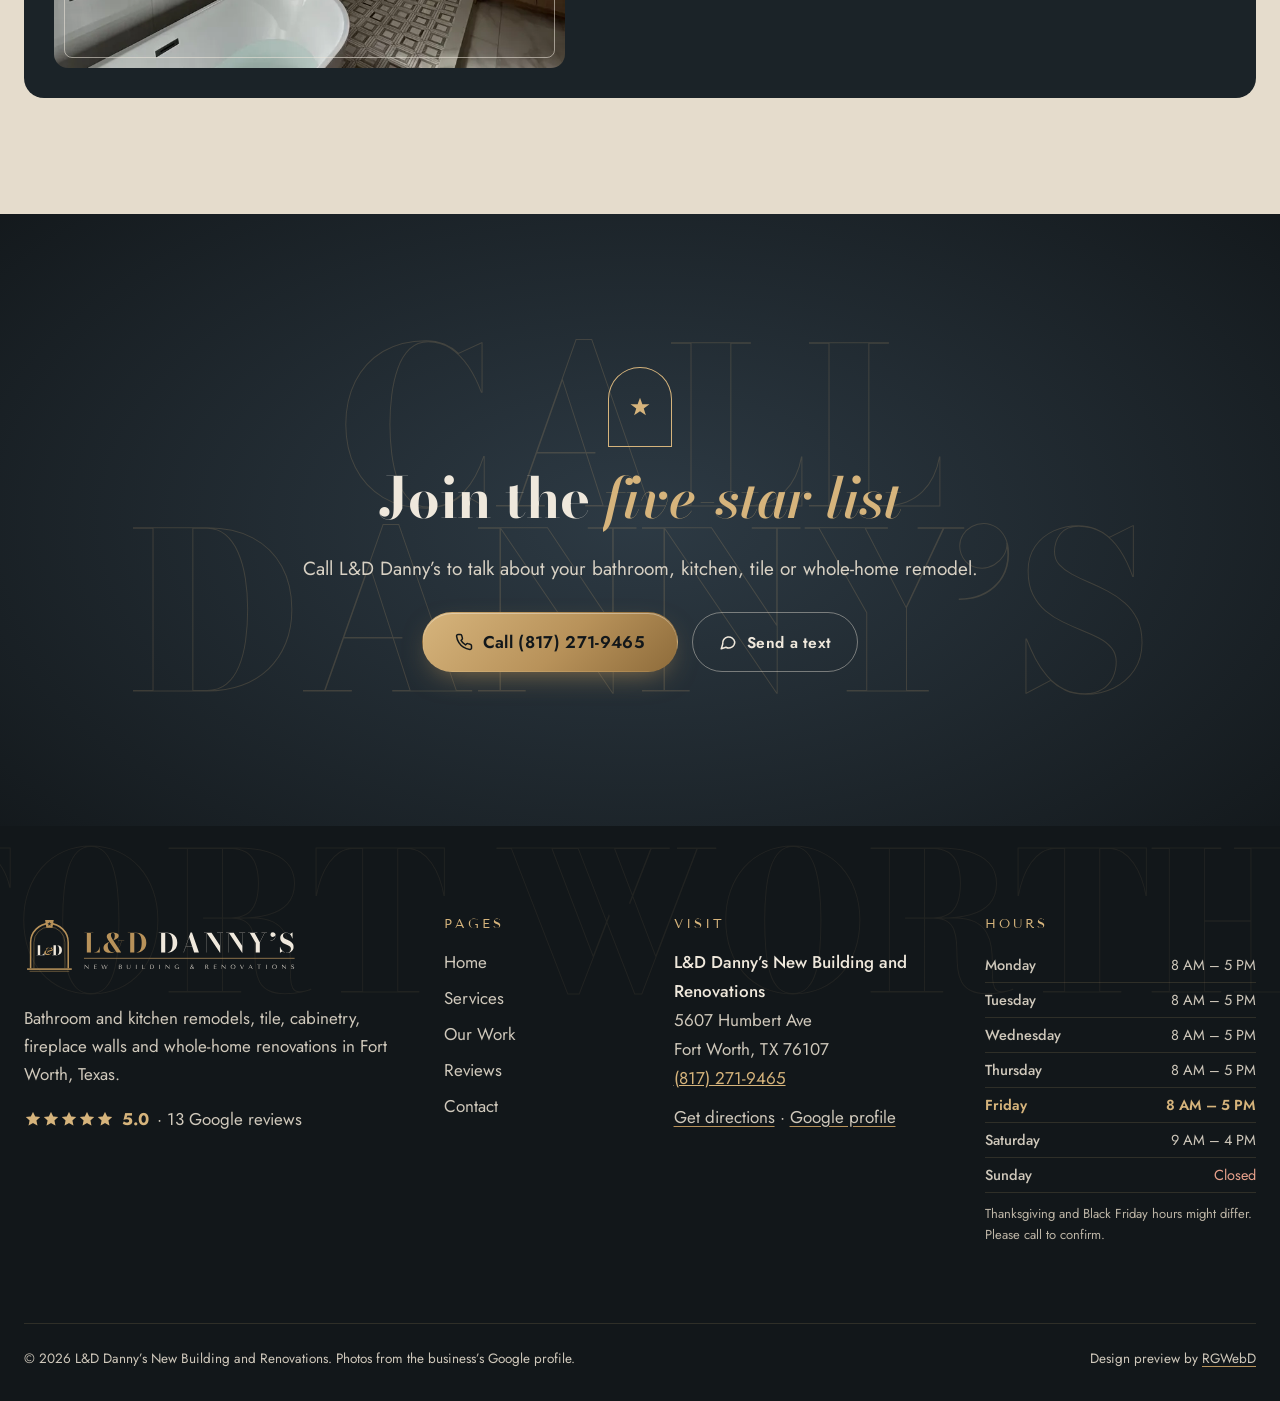
<file: reviews.html>
<!doctype html><html lang="en"><head><meta charset="utf-8"><meta name="viewport" content="width=device-width,initial-scale=1">
<title>Reviews: 5.0 Stars on Google | L&amp;D Danny’s, Fort Worth</title><meta name="description" content="All 13 Google reviews for L&amp;D Danny’s New Building and Renovations are five stars. Read them word for word."><link rel="canonical" href="https://rgwebd.github.io/lddannys/reviews.html">
<meta property="og:type" content="website"><meta property="og:site_name" content="L&amp;D Danny’s New Building and Renovations"><meta property="og:title" content="Reviews: 5.0 Stars on Google | L&amp;D Danny’s, Fort Worth"><meta property="og:description" content="All 13 Google reviews for L&amp;D Danny’s New Building and Renovations are five stars. Read them word for word."><meta property="og:url" content="https://rgwebd.github.io/lddannys/reviews.html"><meta property="og:image" content="https://rgwebd.github.io/lddannys/assets/og-image.jpg"><meta property="og:image:width" content="1200"><meta property="og:image:height" content="630">
<meta name="twitter:card" content="summary_large_image"><meta name="twitter:title" content="Reviews: 5.0 Stars on Google | L&amp;D Danny’s, Fort Worth"><meta name="twitter:description" content="All 13 Google reviews for L&amp;D Danny’s New Building and Renovations are five stars. Read them word for word."><meta name="twitter:image" content="https://rgwebd.github.io/lddannys/assets/og-image.jpg">
<meta name="theme-color" content="#1B2328"><link rel="icon" href="favicon.ico" sizes="any"><link rel="icon" type="image/svg+xml" href="assets/brand/favicon.svg"><link rel="apple-touch-icon" href="apple-touch-icon.png">
<link rel="preconnect" href="https://fonts.googleapis.com"><link rel="preconnect" href="https://fonts.gstatic.com" crossorigin>
<link rel="stylesheet" href="https://fonts.googleapis.com/css2?family=Bodoni+Moda:ital,opsz,wght@0,6..96,500..800;1,6..96,500..700&family=Jost:wght@400;500;600&family=Tenor+Sans&display=swap">
<link rel="stylesheet" href="assets/styles.css"><script type="application/ld+json">{"@context": "https://schema.org", "@type": ["HomeAndConstructionBusiness", "GeneralContractor"], "@id": "https://rgwebd.github.io/lddannys/#business", "name": "L&D Danny’s New Building and Renovations", "alternateName": "L&D DANNY’S NEW BUILDING AND RENOVATIONS", "url": "https://rgwebd.github.io/lddannys/", "telephone": "+1-817-271-9465", "image": ["https://rgwebd.github.io/lddannys/assets/img/g08-1600.webp", "https://rgwebd.github.io/lddannys/assets/img/g15-1600.webp"], "logo": "https://rgwebd.github.io/lddannys/assets/brand/favicon-512.png", "address": {"@type": "PostalAddress", "streetAddress": "5607 Humbert Ave", "addressLocality": "Fort Worth", "addressRegion": "TX", "postalCode": "76107", "addressCountry": "US"}, "geo": {"@type": "GeoCoordinates", "latitude": 32.7185411, "longitude": -97.4066008}, "hasMap": "https://www.google.com/maps/place/L%26D+DANNY%E2%80%99S+NEW+BUILDING+AND+RENOVATIONS/@32.7185411,-97.4066008,14z/data=!4m6!3m5!1s0x864e73c94cb11ab7:0x7b06e44c6ac338e5!8m2!3d32.7185411!4d-97.4066008!16s%2Fg%2F11v3kzjpg_", "areaServed": {"@type": "City", "name": "Fort Worth, TX"}, "openingHoursSpecification": [{"@type": "OpeningHoursSpecification", "dayOfWeek": ["Monday", "Tuesday", "Wednesday", "Thursday", "Friday"], "opens": "08:00", "closes": "17:00"}, {"@type": "OpeningHoursSpecification", "dayOfWeek": "Saturday", "opens": "09:00", "closes": "16:00"}], "aggregateRating": {"@type": "AggregateRating", "ratingValue": "5.0", "reviewCount": 13, "bestRating": "5", "worstRating": "1"}, "amenityFeature": [{"@type": "LocationFeatureSpecification", "name": "Wheelchair-accessible entrance", "value": true}, {"@type": "LocationFeatureSpecification", "name": "Wheelchair-accessible parking lot", "value": true}], "knowsAbout": ["Bathroom remodeling", "Master bath renovation", "Kitchen remodeling", "Tile installation", "Cabinetry and vanities", "Fireplace and feature walls", "Whole-home remodeling"], "hasOfferCatalog": {"@type": "OfferCatalog", "name": "Remodeling services", "itemListElement": [{"@type": "Offer", "itemOffered": {"@type": "Service", "name": "Bathroom remodels"}}, {"@type": "Offer", "itemOffered": {"@type": "Service", "name": "Kitchen remodels"}}, {"@type": "Offer", "itemOffered": {"@type": "Service", "name": "Tile work"}}, {"@type": "Offer", "itemOffered": {"@type": "Service", "name": "Cabinetry and vanities"}}, {"@type": "Offer", "itemOffered": {"@type": "Service", "name": "Fireplace and feature walls"}}, {"@type": "Offer", "itemOffered": {"@type": "Service", "name": "Whole-home remodels"}}]}, "review": [{"@type": "Review", "author": {"@type": "Person", "name": "Kathryn Prager"}, "reviewRating": {"@type": "Rating", "ratingValue": "5", "bestRating": "5"}, "reviewBody": "We couldn't be happier with the work L&D Danny's New Building and Renovations company did on our home! They completely remodeled all five of our bathrooms, including our master bath, as well as our laundry room and office. This wasn't just …", "publisher": {"@type": "Organization", "name": "Google"}}, {"@type": "Review", "author": {"@type": "Person", "name": "Jill Allison"}, "reviewRating": {"@type": "Rating", "ratingValue": "5", "bestRating": "5"}, "reviewBody": "We did a whole home remodel and Danny and his crew did an excellent job. They went above and beyond my expectations and made sure everything was exactly what we wanted. This is the only company I will use from now on.", "publisher": {"@type": "Organization", "name": "Google"}}, {"@type": "Review", "author": {"@type": "Person", "name": "Deanne Brewster"}, "reviewRating": {"@type": "Rating", "ratingValue": "5", "bestRating": "5"}, "reviewBody": "We just did a total renovation on our master bath and Daniel and his crews did the majority of it. During the demo, which is usually the messiest part, his crews left each night with it being neater than it was before the demo. They took …", "publisher": {"@type": "Organization", "name": "Google"}}, {"@type": "Review", "author": {"@type": "Person", "name": "Sadaf Khan"}, "reviewRating": {"@type": "Rating", "ratingValue": "5", "bestRating": "5"}, "reviewBody": "Danny and his team renovated my master bath, kitchen and fireplace. Excellent work ! Could not be happier. They are very professional. I loved their work ethics. They give great input on renovation ideas too and by the end of the project …", "publisher": {"@type": "Organization", "name": "Google"}}, {"@type": "Review", "author": {"@type": "Person", "name": "Tracy Thomas"}, "reviewRating": {"@type": "Rating", "ratingValue": "5", "bestRating": "5"}, "reviewBody": "Danny and his crew are professional and reliable which is hard ti come by. They do excellent work and aim to always make the customer happy. I have worked with them for the past five years on many projects. Highly recommend.", "publisher": {"@type": "Organization", "name": "Google"}}, {"@type": "Review", "author": {"@type": "Person", "name": "tammy patton"}, "reviewRating": {"@type": "Rating", "ratingValue": "5", "bestRating": "5"}, "reviewBody": "Does great work again and again! I have used them for multiple jobs, from whole house renovations to small tile jobs and I am always pleased with the results. Daniel has great ideas if you need suggestions and his crew is always friendly and professional.", "publisher": {"@type": "Organization", "name": "Google"}}, {"@type": "Review", "author": {"@type": "Person", "name": "Teresa Martinez"}, "reviewRating": {"@type": "Rating", "ratingValue": "5", "bestRating": "5"}, "reviewBody": "If you are looking for a good remodeling company and ready for something different for a restroom, room, etc. Thisis the company to call really GREAT work done on my kitchen LOVED IT!!", "publisher": {"@type": "Organization", "name": "Google"}}, {"@type": "Review", "author": {"@type": "Person", "name": "Traci Jenkins"}, "reviewRating": {"@type": "Rating", "ratingValue": "5", "bestRating": "5"}, "reviewBody": "I absolutely love these guys! They are honest, competent, affordable and hard-working. I only use them for anything and everything regarding my home improvement and repair needs.", "publisher": {"@type": "Organization", "name": "Google"}}, {"@type": "Review", "author": {"@type": "Person", "name": "Nitza Rangel"}, "reviewRating": {"@type": "Rating", "ratingValue": "5", "bestRating": "5"}, "reviewBody": "Danny did the complete remodel of my bathroom, he is professional and serious, I highly recommend him.", "publisher": {"@type": "Organization", "name": "Google"}}, {"@type": "Review", "author": {"@type": "Person", "name": "Brenda Garcia"}, "reviewRating": {"@type": "Rating", "ratingValue": "5", "bestRating": "5"}, "reviewBody": "The best remodeler in the metroplex", "publisher": {"@type": "Organization", "name": "Google"}}]}</script><script type="application/ld+json">{"@context": "https://schema.org", "@type": "BreadcrumbList", "itemListElement": [{"@type": "ListItem", "position": 1, "name": "Home", "item": "https://rgwebd.github.io/lddannys/"}, {"@type": "ListItem", "position": 2, "name": "Reviews", "item": "https://rgwebd.github.io/lddannys/reviews.html"}]}</script></head>
<body class="inner"><a class="skip" href="#main">Skip to content</a>
<div class="lvl" aria-hidden="true"><i></i><b></b></div>
<header class="hdr"><div class="hdr-in">
<a class="brand" href="index.html" aria-label="L&amp;D Danny’s home"><svg class="lgo" role="img" aria-label="L&amp;D Danny’s New Building and Renovations" xmlns="http://www.w3.org/2000/svg" viewBox="0 0 538 122" width="538" height="122"><g transform="translate(0,0) scale(0.5)"><path d="M26 206 V104.0 A74.0 74.0 0 0 1 174 104.0 V206" fill="none" stroke="#B8925A" stroke-width="6" stroke-linejoin="miter"/><path d="M39 206 V104.0 A61.0 61.0 0 0 1 161 104.0 V206" fill="none" stroke="#B8925A" stroke-width="1.6"/><path d="M83.0 16 H117.0 L112.0 46 H88.0Z" fill="#B8925A"/><path d="M100.00,22.90 L102.12,28.58 L108.18,28.84 L103.44,32.62 L105.05,38.46 L100.00,35.11 L94.95,38.46 L96.56,32.62 L91.82,28.84 L97.88,28.58Z" fill="#1B2328"/><rect x="12" y="206" width="176" height="6" fill="#B8925A"/><rect x="22" y="216" width="156" height="2" fill="#B8925A"/><path d="M49.4719217108494 154.0V153.6099031982422H54.1531277655369V115.3900968017578H49.4719217108494V115.0H68.3407742499119V115.3900968017578H63.66774238956034V153.6099031982422H67.6283481144911Q70.40488674286811 153.6099031982422 72.57081020478218 152.7797741699219Q74.73673366669624 151.94964514160156 76.30956386689155 150.4338645019531Q77.88239406708686 148.91808386230468 78.87891460885538 146.84404193115233Q79.87543515062391 144.77 80.29413607835829 142.3H80.6864236081025V154.0Z M129.0225822476657 115.0Q135.38646123233377 115.0 139.91658233089044 117.4087451171875Q144.44670342944713 119.817490234375 146.85576754551056 124.19942651367188Q149.26483166157396 128.58136279296875 149.26483166157396 134.5Q149.26483166157396 138.94547790527344 147.8247995841609 142.53254162597656Q146.38476750674783 146.1196053466797 143.71748076358378 148.68596197509765Q141.05019402041972 151.25231860351562 137.32320018497052 152.6261593017578Q133.59620634952128 154.0 129.0175054217869 154.0H111.41120171084941V153.6099031982422H116.0924077655369V115.3900968017578H111.41120171084941V115.0ZM125.60702238956034 153.6099031982422H129.0175054217869Q131.7490717059666 153.6099031982422 133.61259996524393 152.13011614990234Q135.4761282245213 150.6503291015625 136.5965228778416 148.03216845703125Q137.7169175311619 145.4140078125 138.21466264834942 141.94387030029296Q138.7124077655369 138.47373278808593 138.7124077655369 134.49108709716796Q138.7124077655369 130.52148980025203 138.1461785785252 127.05662477460731Q137.57994939151348 123.5917597489626 136.40152287784161 120.97071532370005Q135.22309636416972 118.3496708984375 133.39508403506818 116.86988385009765Q131.5670717059666 115.3900968017578 129.0175054217869 115.3900968017578H125.60702238956034Z" fill="#EFE8DC"/><path d="M101.526160390625 144.40183504882813Q101.20979041015624 145.03457005859377 100.56488789550781 145.72814259277345Q99.91998538085937 146.42171512695313 98.9141003515625 146.89626514648438Q97.90821532226562 147.37081516601563 96.5048403125 147.37081516601563Q95.3123802734375 147.37081516601563 94.19698522460936 146.92060263183595Q93.08159017578124 146.47039009765626 92.35962514648438 145.4523400390625Q91.6376601171875 144.43428998046875 91.6376601171875 142.7632249121094Q91.6376601171875 140.24850491210938 93.45069261230468 138.48415481445312Q95.26372510742186 136.7198047167969 98.73564526367187 135.58412471679688Q99.83075041015624 135.22719968750002 101.15300541992187 134.80537469726562Q102.4752604296875 134.38354970703125 103.898920390625 133.92116224121094Q105.3225803515625 133.45877477539062 106.72596031249999 132.97204982421874Q108.12934027343749 132.4853248730469 109.38669532226561 132.03104990234377Q110.55482530273437 131.5848849511719 111.68238538085937 131.0576Q112.80994545898437 130.53031504882813 113.56435304199218 129.73128255371094Q114.31876062499998 128.93225005859375 114.31876062499998 127.69923497070313Q114.31876062499998 126.14984495117189 113.15063312011718 125.24129748535157Q111.98250561523437 124.33275001953126 110.303320625 124.33275001953126Q109.49211072265624 124.33275001953126 109.12707567382812 124.57611497070313Q110.01126584960937 124.94115001953126 110.4452484423828 125.56171009765626Q110.87923103515624 126.18227017578126 110.87923103515624 126.94478530273439Q110.87923103515624 127.82087041015626 110.34790097656249 128.49416046875Q109.81657091796873 129.16745052734376 108.98915583007812 129.5284330419922Q108.16174074218749 129.88941555664064 107.25320565429686 129.88941555664064Q105.97153044921873 129.88941555664064 105.14006282714843 129.17557044921875Q104.30859520507812 128.4617253417969 104.30859520507812 127.30983520507813Q104.30859520507812 126.1985001171875 105.02650274902342 125.42786506835938Q105.74441029296874 124.65723001953126 106.82329540039062 124.24352Q107.63449044921875 123.89470499023439 108.53086050781249 123.7851924951172Q109.42723056640624 123.67568000000001 110.12486553710937 123.67568000000001Q111.69859056640624 123.67568000000001 112.94377811035156 124.19890251464844Q114.18896565429687 124.72212502929688 114.91093068359373 125.89430259277344Q115.63289571289062 127.06648015625001 115.63289571289062 129.07824031250001Q115.63289571289062 131.195440625 114.76087056640624 132.70425826660158Q113.88884541992186 134.21307590820314 112.17318267089843 135.31630345214845Q110.45751992187499 136.41953099609375 107.934719609375 137.3361860058594Q106.81526459960936 137.7661259667969 105.50110970703125 138.2244608984375Q104.18695481445312 138.68279583007813 102.79573245605468 139.13707575195315Q101.40451009765624 139.59135567382813 100.07413021484373 140.03346561523438Q98.74375033203124 140.47557555664062 97.57562035156249 140.88929052734375Q96.52107025390625 141.2381055371094 95.6530803125 141.70860302246095Q94.78509037109374 142.1791005078125 94.28213795410156 142.82806545898438Q93.77918553710937 143.47703041015626 93.77918553710937 144.34502530273437Q93.77918553710937 145.5456052636719 94.67962298339843 146.07289269042968Q95.58006042968749 146.6001801171875 96.66708031249999 146.6001801171875Q97.87577029296874 146.6001801171875 98.73969779785156 146.14996263183593Q99.60362530273437 145.6997451464844 100.14712781738281 145.10757013671878Q100.69063033203125 144.51539512695314 100.90154035156249 144.08546506835938ZM97.06454553710937 129.8408198046875Q98.01365547851562 129.8408198046875 98.65045044921874 129.28920231933594Q99.28724541992187 128.73758483398439 99.28724541992187 127.85336990234376Q99.28724541992187 126.88802506835938 98.4800880517578 126.3039526513672Q97.67293068359373 125.71988023437501 96.37499583007812 125.71988023437501Q94.93105091796875 125.71988023437501 93.66963343261719 126.44996270996094Q92.40821594726562 127.18004518554689 91.64163343261717 128.47796766113282Q90.87505091796874 129.77589013671877 90.87505091796874 131.49563512695312Q90.87505091796874 131.99048000000002 90.98051087890624 132.52182986328125Q91.08597083984374 133.05317972656252 91.30500573242186 133.572359609375Q92.03508573242186 133.45067960937502 92.76516573242186 133.38983960937503Q93.49524573242186 133.32899960937502 93.86028573242187 133.32899960937502Q95.32044573242186 133.32899960937502 95.32044573242186 134.180759609375Q95.32044573242186 134.62691960937502 94.91484573242187 134.82971960937502Q94.50924573242187 135.03251960937502 94.06308573242187 135.03251960937502Q93.29244573242187 135.03251960937502 92.50152573242187 134.687759609375Q91.71060573242187 134.342999609375 91.26444573242186 134.140199609375Q89.82860588867186 134.667479609375 88.69697099609374 135.92483713378908Q87.56533610351562 137.18219465820314 86.92042616210937 138.88165469726565Q86.27551622070311 140.58111473632815 86.27551622070311 142.519879765625Q86.27551622070311 145.00214978515626 87.3868686376953 146.66916479492187Q88.49822105468749 148.3361798046875 90.56679095703124 149.18793980468752Q92.635360859375 150.0396998046875 95.45834082031249 150.0396998046875Q97.54313571289062 150.0396998046875 99.48596317871093 149.57325732910158Q101.42879064453123 149.10681485351563 102.96195814941404 148.1739323779297Q104.49512565429687 147.24104990234375 105.40772317871094 145.81739489257814Q106.32032070312499 144.3937398828125 106.32032070312499 142.4955398046875Q106.32032070312499 140.97048479492187 105.5821282080078 139.49409732910158Q104.84393571289061 138.01770986328125 102.97007064453123 137.12538491210938L103.46490561523436 136.74412487304687Q105.2495406640625 137.6689047558594 106.20269818847655 139.25885725097658Q107.15585571289061 140.84880974609376 107.15585571289061 142.87680974609376Q107.15585571289061 144.79124471679688 106.2513682080078 146.68133725097658Q105.346880703125 148.57142978515625 103.51762816894531 150.11675984375Q101.68837563476562 151.66208990234375 98.93841803222656 152.59496495117187Q96.1884604296875 153.52784 92.48129524414061 153.52784Q88.83901021484374 153.52784 85.9795401171875 152.51789500976562Q83.12007001953124 151.50795001953125 81.47334243652344 149.5286249902344Q79.82661485351562 147.5492999609375 79.82661485351562 144.62898986328125Q79.82661485351562 142.00070978515626 81.17725493164062 139.80641972656252Q82.52789500976561 137.61212966796876 84.98175520507812 136.05868463867188Q87.43561540039062 134.505239609375 90.73716573242187 133.815719609375Q88.895760546875 133.16675465820313 88.03183799316406 132.02295968750002Q87.16791543945311 130.87916471679688 87.16791543945311 129.58935473632812Q87.16791543945311 127.8939398046875 88.36443791503905 126.76230986328126Q89.56096039062498 125.63067992187501 91.36993787597655 125.05877996093751Q93.17891536132811 124.48688000000001 95.077120390625 124.48688000000001Q97.64050050781249 124.48688000000001 98.9140879736328 125.39948247558596Q100.18767543945312 126.31208495117188 100.18767543945312 127.74791489257814Q100.18767543945312 129.19185485351562 99.14528046875 129.88137732910155Q98.10288549804687 130.5708998046875 97.05643056640625 130.5708998046875Z" fill="#B8925A"/></g><path d="M118.96909033203124 72.0V71.6099031982422H123.64426452636718V33.390096801757814H118.96909033203124V33.0H136.3842645263672V33.390096801757814H131.7172645263672V71.6099031982422H136.96887097167968Q139.83778387451173 71.6099031982422 141.91926129150391 70.77977416992188Q144.0007387084961 69.94964514160156 145.39562902832031 68.43386450195312Q146.79051934814453 66.91808386230468 147.5870403137207 64.84404193115233Q148.38356127929688 62.769999999999996 148.6695612792969 60.3H149.06374517822266V72.0ZM182.454 72.0 165.242 46.519999999999996Q164.228 45.038 163.539 43.254956451416014Q162.85 41.47191290283203 162.85 40.119912902832034Q162.85 37.77991290283203 164.39049999999997 36.06391290283203Q165.93099999999998 34.347912902832036 168.69349999999997 33.41395645141602Q171.456 32.480000000000004 175.12199999999999 32.480000000000004Q178.554 32.480000000000004 181.09550000000002 33.26650000000001Q183.637 34.053000000000004 185.028 35.483000000000004Q186.41899999999998 36.913000000000004 186.41899999999998 38.863Q186.41899999999998 40.67 185.52980484008788 41.99415322875977Q184.64060968017577 43.31830645751953 183.0900887145996 44.31913388061524Q181.53956774902343 45.31996130371094 179.5429596862793 46.137114532470704Q177.54635162353514 46.95426776123047 175.33635162353517 47.75135485839844L175.14278063964844 47.49647741699219Q175.88378063964842 46.98947741699219 176.69108547973633 46.105108062744144Q177.4983903198242 45.2207387084961 178.05219515991212 43.51086935424805Q178.606 41.801 178.606 38.85Q178.606 37.38843548583984 178.307 36.00674194335937Q178.00799999999998 34.62504840087891 177.22799999999998 33.729180664062504Q176.44799999999998 32.8333129272461 174.992 32.8333129272461Q173.575 32.8333129272461 172.7105 33.601224212646486Q171.846 34.36913549804688 171.45600000000002 35.544872589111336Q171.066 36.720609680175784 171.066 37.94408709716797Q171.066 39.49108709716797 172.132 41.75754354858398Q173.19799999999998 44.024 174.862 46.519999999999996L191.26982257080078 71.6099031982422H197.742V72.0ZM169.142 72.52Q165.034 72.52 162.18904354858398 71.28295645141601Q159.34408709716797 70.04591290283203 157.86858709716796 67.85541290283203Q156.39308709716795 65.66491290283203 156.39308709716795 62.83091290283203Q156.39308709716795 60.38691290283203 157.403 58.512869354248046Q158.41291290283203 56.63882580566406 159.96882580566407 55.26323870849609Q161.5247387084961 53.887651611328124 163.22160806274414 52.947564514160156Q164.91847741699218 52.00747741699219 166.33343386840818 51.42489031982422Q167.7483903198242 50.842303222656255 168.42439031982423 50.53030322265625L168.57635162353515 50.80226776123047Q167.34135162353516 51.48235485839844 166.48650323486328 52.53998388671875Q165.6316548461914 53.597612915039065 165.1928064575195 55.12528549194336Q164.75395806884765 56.65295806884765 164.75395806884765 58.76304516601563Q164.75395806884765 60.970041931152345 165.3242838745117 63.12969192504883Q165.8946096801758 65.28934191894531 167.01297903442384 67.05101449584961Q168.13134838867188 68.8126870727539 169.78067419433594 69.86679513549805Q171.43 70.92090319824219 173.56199999999998 70.92090319824219Q176.23739031982421 70.92090319824219 178.74378063964843 69.69296932983399Q181.25017095947265 68.46503546142579 183.41782257080078 66.28494998168946Q185.5854741821289 64.10486450195313 187.282712890625 61.222409667968755Q188.97995159912108 58.33995483398438 190.06545159912108 55.006956451416016Q191.15095159912107 51.673958068847654 191.47112579345702 48.161741943359374H191.86122259521483Q191.51987420654297 51.63756774902344 190.3964822692871 55.12230645751953Q189.27309033203124 58.607045166015624 187.3851112976074 61.729827423095706Q185.49713226318357 64.85260968017579 182.8352838745117 67.28639193725587Q180.17343548583983 69.72017419433594 176.7507177429199 71.12008709716797Q173.328 72.52 169.142 72.52ZM184.742 48.47009680175781V48.08H197.22199999999998V48.47009680175781ZM220.91534135224595 33.0Q227.09826452636716 33.0 231.52115180474937 35.457Q235.9440390831316 37.914 238.3116082561654 42.308Q240.6791774291992 46.702 240.6791774291992 52.5Q240.6791774291992 56.855000000000004 239.26422097778317 60.43Q237.84926452636716 64.005 235.23626452636717 66.5985Q232.62326452636717 69.19200000000001 228.98976452636717 70.596Q225.35626452636717 72.0 220.91026452636717 72.0H204.27509033203123V71.6099031982422H208.95026452636716V33.390096801757814H204.27509033203123V33.0ZM217.02326452636717 71.6099031982422H220.91026452636717Q223.91326452636716 71.6099031982422 225.96076452636714 70.08186126708985Q228.00826452636716 68.5538193359375 229.24326452636717 65.8964515991211Q230.47826452636718 63.23908386230469 231.02426452636718 59.787041931152345Q231.57026452636717 56.335 231.57026452636717 52.49108709716797Q231.57026452636717 48.65608709716797 230.95276452636716 45.21047142746673Q230.33526452636715 41.76485575776549 229.04826452636718 39.105518210914Q227.76126452636717 36.4461806640625 225.74626452636716 34.91813873291016Q223.73126452636717 33.390096801757814 220.91026452636717 33.390096801757814H217.02326452636717Z" fill="#B8925A"/><path d="M281.807341352246 33.0Q287.99026452636724 33.0 292.4131518047494 35.457Q296.83603908313165 37.914 299.20360825616547 42.308Q301.5711774291992 46.702 301.5711774291992 52.5Q301.5711774291992 56.855000000000004 300.1562209777832 60.43Q298.7412645263672 64.005 296.1282645263672 66.5985Q293.5152645263672 69.19200000000001 289.8817645263672 70.596Q286.2482645263672 72.0 281.8022645263672 72.0H265.1670903320313V71.6099031982422H269.8422645263672V33.390096801757814H265.1670903320313V33.0ZM277.9152645263672 71.6099031982422H281.8022645263672Q284.80526452636724 71.6099031982422 286.8527645263672 70.08186126708985Q288.9002645263672 68.5538193359375 290.1352645263672 65.8964515991211Q291.37026452636724 63.23908386230469 291.91626452636723 59.787041931152345Q292.4622645263672 56.335 292.4622645263672 52.49108709716797Q292.4622645263672 48.65608709716797 291.8447645263672 45.21047142746673Q291.2272645263672 41.76485575776549 289.94026452636723 39.105518210914Q288.65326452636725 36.4461806640625 286.63826452636727 34.91813873291016Q284.6232645263672 33.390096801757814 281.8022645263672 33.390096801757814H277.9152645263672ZM318.38648065185555 59.513745178222656V59.12364837646484H333.55649359130865V59.513745178222656ZM330.5478322753907 32.22817419433594 344.1996548461915 71.6099031982422H347.98491937255864V72.0H330.2354387207032V71.6099031982422H334.85674194335945L325.00426776123055 41.14026452636719L314.3004903564454 71.6099031982422H320.34726452636727V72.0H308.89909033203134V71.6099031982422H313.8432600968724L327.70260644531254 32.22817419433594ZM359.67275488281257 33.0V71.6099031982422H365.70066778564455V72.0H354.0610903320313V71.6099031982422H359.26630969238283V33.390096801757814H354.0610903320313V33.0ZM391.59592907714847 33.0V33.390096801757814H386.1318419799805V72.52H385.61579685661593L359.4041387329102 33.0H369.0111387329102L385.7294838867188 58.74556451416016V33.388637510362145H379.78626776123053V33.0ZM403.27475488281254 33.0V71.6099031982422H409.3026677856446V72.0H397.66309033203135V71.6099031982422H402.86830969238287V33.390096801757814H397.66309033203135V33.0ZM435.1979290771485 33.0V33.390096801757814H429.7338419799805V72.52H429.217796856616L403.00613873291024 33.0H412.6131387329102L429.33148388671884 58.74556451416016V33.388637510362145H423.38826776123057V33.0ZM451.3010903320313 72.0V71.6099031982422H455.97700323486333V53.283534625647604L444.45570324707035 33.390096801757814H440.9100032348633V33.0H459.1100032348633V33.390096801757814H453.8116161499024L463.8226516113282 51.6912935180664L473.0678677368164 33.390096801757814H467.21904840087893V33.0H478.09000323486333V33.390096801757814H473.55492260742193L464.03700323486333 52.1493935546875V71.6099031982422H469.25000323486336V72.0ZM484.86 48.61078387451172V48.21251287841797Q487.2519515991211 48.21251287841797 489.2245790100098 47.32853707885742Q491.19720642089845 46.44456127929687 492.5425096435547 44.85023870849609Q493.88781286621094 43.25591613769531 494.4299225463867 41.10872421264648Q494.97203222656253 38.961532287597656 494.49886126708986 36.42210003662109H494.6407774047852Q494.69760321044924 37.648138732910155 494.00953869628904 38.742896789550784Q493.3214741821289 39.837654846191406 492.1683887023926 40.5268274230957Q491.01530322265626 41.216 489.67 41.216Q487.421 41.216 486.1925 39.8315Q484.964 38.446999999999996 484.964 36.588Q484.964 35.339999999999996 485.6465 34.280499999999996Q486.329 33.221 487.47950000000003 32.5905Q488.63 31.96 490.00800000000004 31.96Q491.41200000000003 31.96 492.6015 32.759869354248046Q493.791 33.55973870849609 494.4995 35.024651611328125Q495.208 36.48956451416015 495.208 38.517564514160156Q495.208 41.32482580566406 493.947 43.614130645751956Q492.68600000000004 45.90343548583984 490.3655 47.25710968017578Q488.045 48.61078387451172 484.86 48.61078387451172ZM517.4536580810546 72.77182580566407Q514.5320064697265 72.77182580566407 512.3637887268067 71.82208709716798Q510.1955709838867 70.87234838867188 508.6411354980469 69.25960968017579L503.96566455078124 72.52H503.6041774291992V60.29591290283203H504.01618713378906Q504.75792584228515 62.5616064453125 505.85066455078123 64.71197418212891Q506.9434032592773 66.86234191894532 508.5137935791015 68.58947094726562Q510.08418389892574 70.31659997558594 512.2211822814941 71.3361644897461Q514.3581806640625 72.35572900390625 517.196612915039 72.35572900390625Q519.6844387207032 72.35572900390625 521.4784387207031 71.37609997558593Q523.2724387207031 70.39647094726563 524.2364822692871 68.66823385620117Q525.200525817871 66.93999676513673 525.200525817871 64.67912902832032Q525.200525817871 62.56012902832031 524.060612915039 61.132172576904296Q522.920700012207 59.70421612548828 521.050743560791 58.666259674072265Q519.1807871093749 57.62830322265625 516.9379177551269 56.6984338684082Q514.6950484008789 55.76856451416016 512.4521790466308 54.687151611328126Q510.2093096923828 53.60573870849609 508.33935324096683 52.08232580566406Q506.4693967895508 50.558912902832034 505.3294838867188 48.33145645141602Q504.1895709838867 46.104 504.1895709838867 42.88Q504.1895709838867 39.625912902832034 505.81494033813476 37.29445645141602Q507.4403096923828 34.963 510.0748532409668 33.721500000000006Q512.7093967895507 32.480000000000004 515.7376580810546 32.480000000000004Q518.0913967895508 32.480000000000004 520.0581145324707 33.229912902832034Q522.0248322753906 33.97982580566406 523.5491806640625 35.46739031982422L528.093912902832 32.480000000000004H528.4349645385741V44.18817419433594H528.0270419311523Q526.9870419311524 40.663351623535156 525.3211951599121 38.13970162963867Q523.6553483886719 35.61605163574219 521.3356112976074 34.27520486450196Q519.015874206543 32.93435809326172 516.0344419555664 32.93435809326172Q512.8958774414062 32.93435809326172 511.2808984069824 34.67057260131836Q509.66591937255856 36.406787109375 509.66591937255856 39.06174194335938Q509.66591937255856 40.950829040527346 510.7948758239746 42.27274194335938Q511.9238322753906 43.5946548461914 513.7698322753906 44.617567749023436Q515.6158322753906 45.64048065185547 517.8367887268066 46.602850006103516Q520.0577451782226 47.56521936035156 522.2766580810546 48.720545166015626Q524.4955709838868 49.87587097167969 526.3415709838866 51.46669677734375Q528.1875709838866 53.05752258300781 529.3165274353028 55.32434838867187Q530.4454838867188 57.591174194335935 530.4454838867188 60.82Q530.4454838867188 64.46 528.7294838867188 67.14245645141601Q527.0134838867187 69.82491290283203 524.0665709838868 71.29836935424805Q521.1196580810547 72.77182580566407 517.4536580810546 72.77182580566407Z" fill="#EFE8DC"/><path d="M126.35848 95.686V102.22370000000001H126.3096L119.5275 95.53936000000002H119.4664V104.24000000000001H120.02852V97.70230000000001H120.0774L126.8595 104.38664000000001H126.9206V95.686ZM137.93522959999999 95.686V104.24000000000001H143.45866959999998V103.56790000000001H139.0472496V99.98744H142.8354496V99.42532000000001H139.0472496V96.35810000000001H143.45866959999998V95.686ZM152.2736992 95.686 155.3042592 104.24000000000001H156.0374592L158.3714792 97.55566000000002H158.4325792L160.6932792 104.24000000000001H161.4142592L164.4448192 95.686H163.8826992L161.3531592 102.82248000000001H161.3042792L158.9213792 95.686H158.3959192L155.9641392 102.78582000000002H155.9152592L153.3979392 95.686ZM186.7184784 104.24000000000001H189.7856984Q190.60443840000002 104.24000000000001 191.1665584 104.02615Q191.7286784 103.81230000000001 192.0708384 103.47014000000001Q192.41299840000002 103.12798000000001 192.56574840000002 102.69417000000001Q192.71849840000002 102.26036 192.71849840000002 101.82044Q192.71849840000002 101.1239 192.41910840000003 100.70842000000002Q192.1197184 100.29294000000002 191.7042384 100.07298000000002Q191.2887584 99.85302000000001 190.8488384 99.77970000000002Q190.4089184 99.70638000000001 190.14007840000002 99.69416000000001V99.64528000000001Q190.5677784 99.64528000000001 190.94659840000003 99.48031Q191.32541840000002 99.31534 191.61258840000002 99.05261000000002Q191.89975840000002 98.78988000000001 192.0708384 98.44161000000001Q192.2419184 98.09334000000001 192.2419184 97.70230000000001Q192.2419184 97.36014000000002 192.0952784 97.00576000000001Q191.94863840000002 96.65138000000002 191.64924840000003 96.35810000000001Q191.34985840000002 96.06482000000001 190.8793884 95.87541000000002Q190.4089184 95.686 189.77347840000002 95.686H186.7184784ZM187.8304984 103.70232000000001V99.96300000000001H189.1746984Q189.77347840000002 99.96300000000001 190.21339840000002 100.12186000000001Q190.65331840000002 100.28072000000002 190.94048840000002 100.54956000000001Q191.22765840000002 100.81840000000001 191.3681884 101.17278000000002Q191.50871840000002 101.52716000000001 191.50871840000002 101.91820000000001Q191.50871840000002 102.34590000000001 191.35596840000002 102.67584000000002Q191.20321840000003 103.00578000000002 190.94659840000003 103.23796000000002Q190.68997840000003 103.47014000000001 190.34170840000002 103.58623000000001Q189.9934384 103.70232000000001 189.60239840000003 103.70232000000001ZM187.8304984 99.42532000000001V96.22368000000002H189.3213384Q189.79791840000001 96.22368000000002 190.13396840000001 96.35810000000001Q190.47001840000001 96.49252000000001 190.6838684 96.71248000000001Q190.8977184 96.93244000000001 190.99547840000002 97.21350000000001Q191.09323840000002 97.49456 191.09323840000002 97.77562Q191.09323840000002 98.13000000000001 190.9527084 98.43550000000002Q190.81217840000002 98.74100000000001 190.56166840000003 98.96096000000001Q190.3111584 99.18092000000001 189.98732840000002 99.30312Q189.6634984 99.42532000000001 189.2968984 99.42532000000001ZM202.38892800000002 95.686V100.9406Q202.38892800000002 101.44162000000001 202.48668800000002 102.04651000000001Q202.58444800000004 102.65140000000001 202.95104800000001 103.17075000000001Q203.31764800000002 103.69010000000002 204.03862800000002 104.03837000000001Q204.75960800000001 104.38664000000001 206.00604800000002 104.38664000000001Q206.78812800000003 104.38664000000001 207.39301800000004 104.14224000000002Q207.99790800000002 103.89784 208.40727800000002 103.47014000000001Q208.81664800000001 103.04244000000001 209.02438800000002 102.47421000000001Q209.23212800000002 101.90598000000001 209.23212800000002 101.25832000000001V95.686H208.69444800000002V100.85506000000001Q208.69444800000002 101.1239 208.682228 101.39885000000001Q208.67000800000002 101.67380000000001 208.60890800000004 101.94875000000002Q208.54780800000003 102.22370000000001 208.41949800000003 102.49254Q208.29118800000003 102.76138 208.04678800000002 103.03022000000001Q207.60686800000002 103.50680000000001 207.05696800000004 103.67788000000002Q206.50706800000003 103.84896 205.90828800000003 103.84896Q205.39504800000003 103.84896 204.99789800000002 103.6901Q204.60074800000004 103.53124000000001 204.24636800000002 103.21352Q203.96530800000002 102.96912 203.818668 102.72472Q203.672028 102.48032 203.59870800000002 102.24203Q203.52538800000002 102.00374000000001 203.513168 101.75934000000001Q203.50094800000002 101.51494000000001 203.50094800000002 101.27054000000001V95.686ZM220.24675760000002 95.686V104.24000000000001H221.35877760000002V95.686ZM232.86220720000003 104.24000000000001V95.686H233.97422720000003V103.56790000000001H238.38564720000002V104.24000000000001ZM248.42267680000006 104.24000000000001V95.686H251.23327680000006Q252.24753680000003 95.686 253.09071680000005 96.00983000000001Q253.93389680000004 96.33366000000001 254.53878680000003 96.90189000000001Q255.14367680000004 97.47012000000001 255.47972680000004 98.25220000000002Q255.81577680000004 99.03428000000001 255.81577680000004 99.93856000000001Q255.81577680000004 100.87950000000001 255.46750680000002 101.66769000000001Q255.11923680000004 102.45588000000001 254.51434680000006 103.03022000000001Q253.90945680000004 103.60456 253.10293680000007 103.92228Q252.29641680000006 104.24000000000001 251.37991680000005 104.24000000000001ZM249.53469680000003 103.70232000000001H250.87889680000004Q251.88093680000006 103.70232000000001 252.58358680000003 103.36627000000001Q253.28623680000004 103.03022000000001 253.73837680000003 102.49254000000002Q254.19051680000004 101.95486000000001 254.39825680000004 101.28887Q254.60599680000004 100.62288000000001 254.60599680000004 99.96300000000001Q254.60599680000004 99.22980000000001 254.36159680000003 98.55159Q254.11719680000004 97.87338000000001 253.64672680000004 97.35403000000001Q253.17625680000003 96.83468 252.47971680000003 96.52918000000001Q251.78317680000004 96.22368000000002 250.87889680000004 96.22368000000002H249.53469680000003ZM266.2194064 95.686V104.24000000000001H267.33142640000005V95.686ZM285.726936 95.686V102.22370000000001H285.678056L278.895956 95.53936000000002H278.83485600000006V104.24000000000001H279.39697600000005V97.70230000000001H279.44585600000005L286.22795600000006 104.38664000000001H286.289056V95.686ZM305.08782560000003 100.42736000000001H302.66826560000004V100.92838H304.0369056V103.14020000000001Q303.48700560000003 103.49458000000001 302.9126656 103.66566Q302.3383256 103.83674 301.6051256 103.83674Q300.6397456 103.83674 299.91876560000003 103.54346000000001Q299.19778560000003 103.25018000000001 298.7212056 102.73083000000001Q298.2446256 102.21148000000001 298.00633560000006 101.49661Q297.76804560000005 100.78174000000001 297.76804560000005 99.92634000000001Q297.76804560000005 99.08316 297.99411560000004 98.37440000000001Q298.22018560000004 97.66564000000001 298.6723256 97.1524Q299.1244656 96.63916 299.7782356 96.35810000000001Q300.4320056 96.07704000000001 301.2996256 96.07704000000001Q301.8739656 96.07704000000001 302.37498560000006 96.19924Q302.87600560000004 96.32144000000001 303.2670456000001 96.51696000000001Q303.65808560000005 96.71248000000001 303.9085956 96.96299000000002Q304.15910560000003 97.21350000000001 304.23242560000006 97.47012000000001H305.1122656Q305.00228560000005 97.20128000000001 304.7395556 96.86523000000001Q304.47682560000004 96.52918000000001 304.0246856 96.23590000000002Q303.5725456 95.94262 302.90655560000005 95.74099000000001Q302.2405656 95.53936000000002 301.33628560000005 95.53936000000002Q300.29758560000005 95.53936000000002 299.4238556 95.83264000000001Q298.5501256 96.12592000000001 297.9146856 96.67582000000002Q297.2792456 97.22572000000001 296.92486560000003 98.02613000000001Q296.57048560000004 98.82654000000001 296.57048560000004 99.84080000000002Q296.57048560000004 100.70842 296.84543560000003 101.52105Q297.1203856 102.33368000000002 297.68861560000005 102.97523000000001Q298.2568456 103.61678 299.1366856 104.00171Q300.0165256 104.38664000000001 301.2385256 104.38664000000001Q302.15502560000004 104.38664000000001 302.8637856 104.18501Q303.5725456 103.98338000000001 304.0369056 103.73898000000001V104.24000000000001H305.08782560000003ZM332.4694448 103.50680000000001Q331.7240248 104.0567 331.1313548 104.21556000000001Q330.5386848 104.37442000000001 330.0376648 104.37442000000001Q329.2922448 104.37442000000001 328.72401479999996 104.17279000000002Q328.1557848 103.97116000000001 327.7708548 103.63511000000001Q327.3859248 103.29906000000001 327.1904048 102.87136000000001Q326.9948848 102.44366000000001 326.9948848 102.00374000000001Q326.9948848 101.53938000000001 327.1720748 101.14834000000002Q327.3492648 100.75730000000001 327.6608748 100.42125000000001Q327.9724848 100.08520000000001 328.3879648 99.81025000000001Q328.8034448 99.5353 329.2922448 99.30312Q328.9012048 98.75322000000001 328.6262548 98.29497Q328.35130480000004 97.83672000000001 328.35130480000004 97.32348Q328.35130480000004 97.01798000000001 328.4551748 96.69415000000001Q328.55904480000004 96.37032 328.78511480000003 96.11370000000001Q329.0111848 95.85708000000001 329.3594548 95.69211000000001Q329.7077248 95.52714 330.1965248 95.52714Q330.57534480000004 95.52714 330.9052848 95.64934000000001Q331.2352248 95.77154000000002 331.4796248 96.00372000000002Q331.7240248 96.23590000000002 331.8706648 96.55973000000002Q332.01730480000003 96.88356000000002 332.01730480000003 97.28682Q332.01730480000003 97.80006000000002 331.6690348 98.29497Q331.3207648 98.78988000000001 330.46536480000003 99.19314000000001L332.89714480000004 102.39478000000001Q333.2637448 101.90598000000001 333.4592648 101.27665000000002Q333.6547848 100.64732000000001 333.6914448 99.66972000000001H334.6446048Q334.5835048 100.32960000000001 334.3940948 100.85506000000001Q334.2046848 101.38052 333.9786148 101.78378000000001Q333.7525448 102.18704000000001 333.53869480000003 102.44977Q333.3248448 102.7125 333.2148648 102.83470000000001L334.3268848 104.24000000000001H333.0315648ZM330.25762480000003 96.06482000000001Q329.9887848 96.06482000000001 329.7993748 96.15647000000001Q329.6099648 96.24812000000001 329.48776480000004 96.39476000000002Q329.3655648 96.54140000000001 329.31057480000004 96.72470000000001Q329.2555848 96.90800000000002 329.2555848 97.0913Q329.2555848 97.519 329.5244248 97.92837Q329.79326480000003 98.33774000000001 330.1843048 98.82654000000001Q330.3431648 98.74100000000001 330.5325748 98.58825000000002Q330.72198480000003 98.4355 330.88084480000003 98.23387000000001Q331.03970480000004 98.03224000000002 331.1435748 97.77562Q331.24744480000004 97.519 331.24744480000004 97.21350000000001Q331.24744480000004 97.05464 331.1985648 96.85301000000001Q331.1496848 96.65138000000002 331.0397048 96.48030000000001Q330.92972480000003 96.30922000000001 330.7403148 96.18702000000002Q330.5509048 96.06482000000001 330.25762480000003 96.06482000000001ZM329.5977448 99.73082000000001Q328.70568480000003 100.19518000000001 328.36963480000003 100.64732000000001Q328.0335848 101.09946000000001 328.0335848 101.64936000000002Q328.0335848 102.15038000000001 328.24132480000003 102.53531000000001Q328.44906480000003 102.92024 328.78511480000003 103.18908000000002Q329.12116480000003 103.45792000000002 329.53053480000005 103.59845000000001Q329.9399048 103.73898000000001 330.3431648 103.73898000000001Q330.4409248 103.73898000000001 330.64255479999997 103.72065Q330.8441848 103.70232000000001 331.1008048 103.64122Q331.3574248 103.58012000000001 331.6323748 103.45792Q331.9073248 103.33572000000001 332.1639448 103.11576000000001ZM356.796064 95.686V104.24000000000001H357.908084V100.46402H358.445764Q358.787924 100.46402 359.01399399999997 100.52512000000002Q359.24006399999996 100.58622000000001 359.423364 100.73286000000002Q359.60666399999997 100.87950000000001 359.76552399999997 101.11168Q359.924384 101.34386 360.144344 101.68602000000001L361.10972399999997 103.11576000000001Q361.293024 103.39682 361.470214 103.629Q361.647404 103.86118 361.855144 104.02615Q362.062884 104.19112000000001 362.325614 104.28888Q362.588344 104.38664000000001 362.95494399999995 104.38664000000001Q363.22378399999997 104.38664000000001 363.394864 104.3622Q363.565944 104.33776 363.73702399999996 104.24000000000001V103.78786000000001Q363.67592399999995 103.80008000000001 363.614824 103.80619000000002Q363.553724 103.81230000000001 363.492624 103.81230000000001Q363.236004 103.81230000000001 363.040484 103.73898Q362.844964 103.66566 362.673884 103.52513Q362.50280399999997 103.3846 362.34394399999996 103.18297000000001Q362.18508399999996 102.98134 362.014004 102.72472Q361.500764 101.97930000000001 361.219704 101.53327000000002Q360.93864399999995 101.08724000000001 360.77367399999997 100.84284000000001Q360.608704 100.59844000000001 360.50483399999996 100.48846Q360.400964 100.37848000000001 360.254324 100.30516000000001L360.132124 100.24406V100.19518000000001Q360.718684 100.15852000000001 361.140274 99.93856000000001Q361.56186399999996 99.71860000000001 361.83070399999997 99.38866000000002Q362.099544 99.05872000000001 362.22174399999994 98.67379000000001Q362.34394399999996 98.28886000000001 362.34394399999996 97.92226000000001Q362.34394399999996 97.59232000000002 362.21563399999997 97.20128000000001Q362.08732399999997 96.81024000000001 361.775714 96.47419000000001Q361.46410399999996 96.13814 360.926424 95.91207Q360.388744 95.686 359.570004 95.686ZM357.908084 96.22368000000002H359.14230399999997Q359.60666399999997 96.22368000000002 359.979374 96.35810000000001Q360.352084 96.49252000000001 360.62092399999995 96.73081000000002Q360.88976399999996 96.96910000000001 361.03029399999997 97.29904000000002Q361.170824 97.62898000000001 361.170824 98.02002000000002Q361.170824 98.34996000000001 361.042514 98.68601000000001Q360.914204 99.02206000000001 360.657584 99.29701Q360.400964 99.57196 360.02825399999995 99.74304000000001Q359.65554399999996 99.91412000000001 359.166744 99.91412000000001H357.908084ZM373.6518536 95.686V104.24000000000001H379.1752936V103.56790000000001H374.76387359999995V99.98744H378.55207359999997V99.42532000000001H374.76387359999995V96.35810000000001H379.1752936V95.686ZM395.98220319999996 95.686V102.22370000000001H395.93332319999996L389.15122319999995 95.53936000000002H389.0901232V104.24000000000001H389.6522432V97.70230000000001H389.7011232L396.4832232 104.38664000000001H396.54432319999995V95.686ZM406.70355279999995 99.96300000000001Q406.70355279999995 100.64732000000001 406.96628279999993 101.42329000000001Q407.22901279999996 102.19926000000001 407.79113279999996 102.85914000000001Q408.35325279999995 103.51902000000001 409.22087279999994 103.95283Q410.0884928 104.38664000000001 411.29827279999995 104.38664000000001Q412.11701279999994 104.38664000000001 412.78300279999996 104.18501Q413.4489928 103.98338000000001 413.9805628 103.64122Q414.51213279999996 103.29906000000001 414.9031728 102.85303000000002Q415.29421279999997 102.40700000000001 415.54472279999993 101.91209Q415.79523279999995 101.41718000000002 415.92354279999995 100.91616000000002Q416.05185279999995 100.41514000000001 416.05185279999995 99.96300000000001Q416.05185279999995 99.27868000000001 415.7707928 98.50271000000001Q415.48973279999996 97.72674 414.9031728 97.06686Q414.3166128 96.40698 413.4184428 95.97317000000001Q412.5202728 95.53936000000002 411.29827279999995 95.53936000000002Q410.0884928 95.53936000000002 409.22087279999994 95.96706Q408.35325279999995 96.39476 407.79113279999996 97.04853Q407.22901279999996 97.70230000000001 406.96628279999993 98.48438000000002Q406.70355279999995 99.26646000000001 406.70355279999995 99.96300000000001ZM407.90111279999996 99.96300000000001Q407.90111279999996 99.1076 408.1638428 98.39273Q408.4265728 97.67786000000001 408.88482279999994 97.16462000000001Q409.34307279999996 96.65138000000002 409.96629279999996 96.36421000000001Q410.58951279999997 96.07704000000001 411.3227128 96.07704000000001Q412.0436928 96.07704000000001 412.68524279999997 96.36421000000001Q413.32679279999996 96.65138000000002 413.80948279999996 97.16462000000001Q414.29217279999995 97.67786000000001 414.5732327999999 98.39273Q414.85429279999994 99.1076 414.85429279999994 99.96300000000001Q414.85429279999994 100.81840000000001 414.5732327999999 101.53327000000002Q414.29217279999995 102.24814 413.80948279999996 102.76138Q413.32679279999996 103.27462000000001 412.68524279999997 103.56179Q412.0436928 103.84896 411.3227128 103.84896Q410.58951279999997 103.84896 409.96629279999996 103.56179Q409.34307279999996 103.27462000000001 408.88482279999994 102.76138Q408.4265728 102.24814 408.1638428 101.53327000000002Q407.90111279999996 100.81840000000001 407.90111279999996 99.96300000000001ZM425.1112824 95.686 428.6917424 104.24000000000001H429.42494239999996L432.8954224 95.686H432.2599824L429.4127224 102.72472H429.3638424L426.43104239999997 95.686ZM447.563832 101.72268000000001 448.736952 104.24000000000001H449.92229199999997L445.93857199999997 95.686H445.327572L441.710452 104.24000000000001H442.27257199999997L443.34793199999996 101.72268000000001ZM447.307212 101.17278H443.580112L445.339792 97.05464H445.388672ZM463.00210159999995 104.24000000000001V96.35810000000001H466.27706159999997V95.686H458.61512159999995V96.35810000000001H461.8900816V104.24000000000001ZM476.55849119999993 95.686V104.24000000000001H477.67051119999996V95.686ZM488.31854079999994 99.96300000000001Q488.31854079999994 100.64732000000001 488.58127079999997 101.42329000000001Q488.84400079999995 102.19926000000001 489.40612079999994 102.85914000000001Q489.96824079999993 103.51902000000001 490.8358608 103.95283Q491.70348079999997 104.38664000000001 492.91326079999993 104.38664000000001Q493.7320007999999 104.38664000000001 494.39799079999995 104.18501Q495.06398079999997 103.98338000000001 495.59555079999996 103.64122Q496.12712079999994 103.29906000000001 496.5181607999999 102.85303000000002Q496.90920079999995 102.40700000000001 497.15971079999997 101.91209Q497.41022079999993 101.41718000000002 497.53853079999993 100.91616000000002Q497.66684079999993 100.41514000000001 497.66684079999993 99.96300000000001Q497.66684079999993 99.27868000000001 497.3857807999999 98.50271000000001Q497.10472079999994 97.72674 496.5181607999999 97.06686Q495.93160079999996 96.40698 495.03343079999996 95.97317000000001Q494.13526079999997 95.53936000000002 492.91326079999993 95.53936000000002Q491.70348079999997 95.53936000000002 490.8358608 95.96706Q489.96824079999993 96.39476 489.40612079999994 97.04853Q488.84400079999995 97.70230000000001 488.58127079999997 98.48438000000002Q488.31854079999994 99.26646000000001 488.31854079999994 99.96300000000001ZM489.51610079999995 99.96300000000001Q489.51610079999995 99.1076 489.7788307999999 98.39273Q490.04156079999996 97.67786000000001 490.4998108 97.16462000000001Q490.95806079999994 96.65138000000002 491.58128079999994 96.36421000000001Q492.20450079999995 96.07704000000001 492.93770079999996 96.07704000000001Q493.65868079999996 96.07704000000001 494.30023079999995 96.36421000000001Q494.94178079999995 96.65138000000002 495.42447079999994 97.16462000000001Q495.90716079999993 97.67786000000001 496.18822079999995 98.39273Q496.4692807999999 99.1076 496.4692807999999 99.96300000000001Q496.4692807999999 100.81840000000001 496.18822079999995 101.53327000000002Q495.90716079999993 102.24814 495.42447079999994 102.76138Q494.94178079999995 103.27462000000001 494.30023079999995 103.56179Q493.65868079999996 103.84896 492.93770079999996 103.84896Q492.20450079999995 103.84896 491.58128079999994 103.56179Q490.95806079999994 103.27462000000001 490.4998108 102.76138Q490.04156079999996 102.24814 489.7788307999999 101.53327000000002Q489.51610079999995 100.81840000000001 489.51610079999995 99.96300000000001ZM514.7181504 95.686V102.22370000000001H514.6692704L507.88717039999995 95.53936000000002H507.8260704V104.24000000000001H508.3881904V97.70230000000001H508.4370704L515.2191703999999 104.38664000000001H515.2802704V95.686ZM525.28064 102.07706Q525.30508 102.60252000000001 525.5555899999999 103.03022000000001Q525.8061 103.45792000000002 526.23991 103.75731000000002Q526.67372 104.0567 527.26028 104.22167000000002Q527.8468399999999 104.38664000000001 528.54338 104.38664000000001Q529.2521399999999 104.38664000000001 529.8203699999999 104.21556000000001Q530.3886 104.04448000000001 530.79186 103.72676000000001Q531.19512 103.40904 531.41508 102.9569Q531.63504 102.50476 531.63504 101.95486000000001Q531.63504 101.19722000000002 531.25622 100.71453000000001Q530.8774 100.23184 530.30917 99.90801Q529.7409399999999 99.58418 529.07495 99.36422Q528.40896 99.14426 527.8407299999999 98.89986Q527.2724999999999 98.65546 526.8936799999999 98.33774000000001Q526.51486 98.02002000000002 526.51486 97.49456Q526.51486 97.20128000000001 526.64317 96.94466000000001Q526.77148 96.68804000000002 527.02199 96.49863000000002Q527.2724999999999 96.30922000000001 527.6390999999999 96.19313000000001Q528.0056999999999 96.07704000000001 528.48228 96.07704000000001Q529.27658 96.07704000000001 529.83259 96.41309000000001Q530.3886 96.74914000000001 530.48636 97.47012000000001H531.31732Q531.2439999999999 97.01798000000001 530.9873799999999 96.65749000000001Q530.7307599999999 96.29700000000001 530.3397199999999 96.04649Q529.94868 95.79598000000001 529.45377 95.66767000000002Q528.95886 95.53936000000002 528.4211799999999 95.53936000000002Q527.85906 95.53936000000002 527.35193 95.686Q526.8448 95.83264000000001 526.4598699999999 96.11370000000001Q526.07494 96.39476 525.84887 96.82246Q525.6228 97.25016000000001 525.6228 97.80006000000002Q525.6228 98.52104000000001 525.9893999999999 98.96096000000001Q526.356 99.40088000000002 526.91201 99.69416000000001Q527.4680199999999 99.98744 528.1156799999999 100.19518000000001Q528.76334 100.40292000000001 529.31935 100.66565Q529.87536 100.92838 530.2419600000001 101.30720000000001Q530.60856 101.68602000000001 530.60856 102.32146000000002Q530.60856 103.11576000000001 530.02811 103.48236Q529.4476599999999 103.84896 528.48228 103.84896Q527.71242 103.84896 527.2480599999999 103.64733000000001Q526.7837 103.4457 526.5392999999999 103.16464Q526.2949 102.88358000000001 526.20936 102.58419Q526.1238199999999 102.2848 526.1116 102.07706Z" fill="#EFE8DC" fill-opacity=".86"/><rect x="118" y="82.4" width="414.466" height="1.4" fill="#B8925A"/></svg></a>
<nav class="nav" aria-label="Main"><a href="index.html">Home</a><a href="services.html">Services</a><a href="work.html">Our Work</a><a href="reviews.html" aria-current=page>Reviews</a><a href="contact.html">Contact</a></nav>
<div class="hdr-cta"><span class="ob" data-status aria-live="polite"><i></i><span>Hours</span></span><a class="btn mag sm brass" href="tel:+18172719465"><svg viewBox="0 0 24 24" fill="none" stroke="currentColor" stroke-width="2" stroke-linecap="round" stroke-linejoin="round" aria-hidden="true"><path d="M22 16.9v3a2 2 0 0 1-2.2 2 19.8 19.8 0 0 1-8.6-3.1 19.5 19.5 0 0 1-6-6A19.8 19.8 0 0 1 2.1 4.2 2 2 0 0 1 4.1 2h3a2 2 0 0 1 2 1.7c.1 1 .4 1.9.7 2.8a2 2 0 0 1-.5 2.1L8 9.9a16 16 0 0 0 6 6l1.3-1.3a2 2 0 0 1 2.1-.4c.9.3 1.8.6 2.8.7a2 2 0 0 1 1.7 2z"/></svg><span>Call now</span></a>
<button class="burger" type="button" aria-expanded="false" aria-controls="mnav" aria-label="Open menu"><span></span><span></span></button></div></div></header>
<div class="mnav" id="mnav" role="dialog" aria-modal="true" aria-label="Menu"><nav aria-label="Mobile"><a class="l" href="index.html"><span>Home</span></a><a class="l" href="services.html"><span>Services</span></a><a class="l" href="work.html"><span>Our Work</span></a><a class="l" href="reviews.html" aria-current=page><span>Reviews</span></a><a class="l" href="contact.html"><span>Contact</span></a></nav>
<div class="mnav-ft"><a class="btn mag brass" href="tel:+18172719465"><svg viewBox="0 0 24 24" fill="none" stroke="currentColor" stroke-width="2" stroke-linecap="round" stroke-linejoin="round" aria-hidden="true"><path d="M22 16.9v3a2 2 0 0 1-2.2 2 19.8 19.8 0 0 1-8.6-3.1 19.5 19.5 0 0 1-6-6A19.8 19.8 0 0 1 2.1 4.2 2 2 0 0 1 4.1 2h3a2 2 0 0 1 2 1.7c.1 1 .4 1.9.7 2.8a2 2 0 0 1-.5 2.1L8 9.9a16 16 0 0 0 6 6l1.3-1.3a2 2 0 0 1 2.1-.4c.9.3 1.8.6 2.8.7a2 2 0 0 1 1.7 2z"/></svg><span>Call (817) 271-9465</span></a><p>5607 Humbert Ave, Fort Worth, TX 76107<br>Mon–Fri 8–5 · Sat 9–4 · Sun closed</p></div></div><main id="main"><section class="phero"><div class="phero-f"><img src="assets/img/g05-1600.webp" srcset="assets/img/g05-800.webp 800w, assets/img/g05-1600.webp 1500w" sizes="100vw" width="1500" height="2000" alt="Gray shaker vanity with an octagonal mirror beside plantation shutters" fetchpriority="high" decoding="async" class="kb" style="object-position:50% 45%"></div>
<div class="phero-c wrap"><nav class="bc" aria-label="Breadcrumb"><a href="index.html">Home</a><span aria-hidden="true">/</span><span aria-current="page">Reviews</span></nav>
<p class="kicker lt">Reviews · Google</p><h1 class="split">Five stars, <em>thirteen times over</em></h1><p class="lead">Every Google review for L&amp;D Danny’s is five stars. Here they are, quoted word for word, with the dates shown on Google.</p><div class="ctas"><a class="btn mag brass" href="tel:+18172719465"><svg viewBox="0 0 24 24" fill="none" stroke="currentColor" stroke-width="2" stroke-linecap="round" stroke-linejoin="round" aria-hidden="true"><path d="M22 16.9v3a2 2 0 0 1-2.2 2 19.8 19.8 0 0 1-8.6-3.1 19.5 19.5 0 0 1-6-6A19.8 19.8 0 0 1 2.1 4.2 2 2 0 0 1 4.1 2h3a2 2 0 0 1 2 1.7c.1 1 .4 1.9.7 2.8a2 2 0 0 1-.5 2.1L8 9.9a16 16 0 0 0 6 6l1.3-1.3a2 2 0 0 1 2.1-.4c.9.3 1.8.6 2.8.7a2 2 0 0 1 1.7 2z"/></svg><span>Call (817) 271-9465</span></a><a class="btn ghost-l mag" href="contact.html"><svg viewBox="0 0 24 24" fill="none" stroke="currentColor" stroke-width="2" stroke-linecap="round" stroke-linejoin="round" aria-hidden="true"><path d="M21 12a8 8 0 0 1-11.8 7L3 21l2-6.2A8 8 0 1 1 21 12z"/></svg><span>Ask about a project</span></a></div></div></section><section class="sec stone"><div class="wrap rsum"><div class="rsum-s" data-r><div class="big" data-count="5.0" data-dec="1"><b>5.0</b></div><span class="stars5 lg" role="img" aria-label="5.0 out of 5 stars"><i style="--w:100.0%"></i></span><p>13 Google reviews</p>
<a class="btn ghost-d" href="https://maps.app.goo.gl/LL1FVFsF5Jd13f2d6" target="_blank" rel="noopener"><span>Read them on Google</span><svg viewBox="0 0 24 24" fill="none" stroke="currentColor" stroke-width="2" stroke-linecap="round" stroke-linejoin="round" aria-hidden="true"><path d="M5 12h14M13 6l6 6-6 6"/></svg></a></div>
<div class="rsum-b" data-r><div class="bar"><span>5★</span><i><b style="--w:100%"></b></i><em>13</em></div><div class="bar"><span>4★</span><i><b style="--w:0%"></b></i><em>0</em></div><div class="bar"><span>3★</span><i><b style="--w:0%"></b></i><em>0</em></div><div class="bar"><span>2★</span><i><b style="--w:0%"></b></i><em>0</em></div><div class="bar"><span>1★</span><i><b style="--w:0%"></b></i><em>0</em></div><p class="note">Google shows all 13 reviews as five stars.</p></div>
<div class="rsum-c" data-r><h2 class="h3">What reviewers mention most</h2><ul class="topics"><li><span>Master bath renovation</span><b>3</b></li><li><span>Whole home remodel</span><b>3</b></li><li><span>Top-notch work</span><b>3</b></li><li><span>Bathroom remodeling</span><b>3</b></li><li><span>Tile work replacement</span><b>2</b></li><li><span>Kitchen remodeling</span><b>2</b></li></ul><p class="note">Topic counts as shown on Google.</p></div></div></section>
<section class="sec stone2"><div class="wrap"><div class="shead" data-r><div><p class="kicker">Word for word</p><h2 class="split">Ten of the <em>thirteen reviews</em></h2></div><p>Three were shortened by Google, shown with “…” exactly as they appear. Spelling is left as written.</p></div>
<div class="masonry"><figure class="rv-card m"><div class="rv-top"><span class="stars5 " role="img" aria-label="5.0 out of 5 stars"><i style="--w:100.0%"></i></span><span class="g">Google</span></div><blockquote><p>“We couldn&#x27;t be happier with the work L&amp;D Danny&#x27;s New Building and Renovations company did on our home! They completely remodeled all five of our bathrooms, including our master bath, as well as our laundry room and office. This wasn&#x27;t just …”</p></blockquote><figcaption><b>Kathryn Prager</b><span>4 months ago</span><small class="trunc">Shortened by Google</small></figcaption></figure><figure class="rv-card m"><div class="rv-top"><span class="stars5 " role="img" aria-label="5.0 out of 5 stars"><i style="--w:100.0%"></i></span><span class="g">Google</span></div><blockquote><p>“We did a whole home remodel and Danny and his crew did an excellent job. They went above and beyond my expectations and made sure everything was exactly what we wanted. This is the only company I will use from now on.”</p></blockquote><figcaption><b>Jill Allison</b><span>5 months ago</span></figcaption></figure><figure class="rv-card m"><div class="rv-top"><span class="stars5 " role="img" aria-label="5.0 out of 5 stars"><i style="--w:100.0%"></i></span><span class="g">Google</span></div><blockquote><p>“We just did a total renovation on our master bath and Daniel and his crews did the majority of it. During the demo, which is usually the messiest part, his crews left each night with it being neater than it was before the demo. They took …”</p></blockquote><figcaption><b>Deanne Brewster</b><span>3 years ago</span><small class="trunc">Shortened by Google</small></figcaption></figure><figure class="rv-card m"><div class="rv-top"><span class="stars5 " role="img" aria-label="5.0 out of 5 stars"><i style="--w:100.0%"></i></span><span class="g">Google</span></div><blockquote><p>“Danny and his team renovated my master bath, kitchen and fireplace. Excellent work ! Could not be happier. They are very professional. I loved their work ethics. They give great input on renovation ideas too and by the end of the project …”</p></blockquote><figcaption><b>Sadaf Khan</b><span>2 years ago</span><small class="trunc">Shortened by Google</small></figcaption></figure><figure class="rv-card m"><div class="rv-top"><span class="stars5 " role="img" aria-label="5.0 out of 5 stars"><i style="--w:100.0%"></i></span><span class="g">Google</span></div><blockquote><p>“Danny and his crew are professional and reliable which is hard ti come by. They do excellent work and aim to always make the customer happy. I have worked with them for the past five years on many projects. Highly recommend.”</p></blockquote><figcaption><b>Tracy Thomas</b><span>3 years ago</span></figcaption></figure><figure class="rv-card m"><div class="rv-top"><span class="stars5 " role="img" aria-label="5.0 out of 5 stars"><i style="--w:100.0%"></i></span><span class="g">Google</span></div><blockquote><p>“Does great work again and again! I have used them for multiple jobs, from whole house renovations to small tile jobs and I am always pleased with the results. Daniel has great ideas if you need suggestions and his crew is always friendly and professional.”</p></blockquote><figcaption><b>tammy patton</b><span>3 years ago · Local Guide</span></figcaption></figure><figure class="rv-card m"><div class="rv-top"><span class="stars5 " role="img" aria-label="5.0 out of 5 stars"><i style="--w:100.0%"></i></span><span class="g">Google</span></div><blockquote><p>“If you are looking for a good remodeling company and ready for something different for a restroom, room, etc. Thisis the company to call really GREAT work done on my kitchen LOVED IT!!”</p></blockquote><figcaption><b>Teresa Martinez</b><span>2 years ago</span></figcaption></figure><figure class="rv-card m"><div class="rv-top"><span class="stars5 " role="img" aria-label="5.0 out of 5 stars"><i style="--w:100.0%"></i></span><span class="g">Google</span></div><blockquote><p>“I absolutely love these guys! They are honest, competent, affordable and hard-working. I only use them for anything and everything regarding my home improvement and repair needs.”</p></blockquote><figcaption><b>Traci Jenkins</b><span>3 years ago · Local Guide</span></figcaption></figure><figure class="rv-card m"><div class="rv-top"><span class="stars5 " role="img" aria-label="5.0 out of 5 stars"><i style="--w:100.0%"></i></span><span class="g">Google</span></div><blockquote><p>“Danny did the complete remodel of my bathroom, he is professional and serious, I highly recommend him.”</p></blockquote><figcaption><b>Nitza Rangel</b><span>2 years ago · Local Guide</span></figcaption></figure><figure class="rv-card m"><div class="rv-top"><span class="stars5 " role="img" aria-label="5.0 out of 5 stars"><i style="--w:100.0%"></i></span><span class="g">Google</span></div><blockquote><p>“The best remodeler in the metroplex”</p></blockquote><figcaption><b>Brenda Garcia</b><span>9 months ago</span> <small class="trunc">Translated from Spanish by Google</small></figcaption></figure></div>
<div class="rv-side" data-r><div class="frame"><img src="assets/img/g09-1600.webp" srcset="assets/img/g09-800.webp 800w, assets/img/g09-1600.webp 1500w" sizes="(max-width:900px) 100vw, 30vw" width="1500" height="2000" alt="Freestanding tub beside a walk-in shower with a patterned mosaic floor" loading="lazy" decoding="async" ></div><p>“Danny did the complete remodel of my bathroom, he is professional and serious, I highly recommend him.” <span>— Nitza Rangel</span></p></div></div></section>
<section class="cta"><div class="cta-bg gfx" aria-hidden="true"><span>CALL</span><span>DANNY’S</span></div><div class="wrap cta-in" data-r><div class="arch-mini" aria-hidden="true"><svg class="txs" viewBox="0 0 24 24" aria-hidden="true"><path fill="currentColor" d="M12 1.8l2.6 7.3h7.7l-6.2 4.6 2.3 7.4L12 16.6l-6.4 4.5 2.3-7.4L1.7 9.1h7.7z"/></svg></div><h2 class="split">Join the <em>five-star list</em></h2><p>Call L&amp;D Danny’s to talk about your bathroom, kitchen, tile or whole-home remodel.</p>
<div class="ctas c"><a class="btn mag brass xl" href="tel:+18172719465"><svg viewBox="0 0 24 24" fill="none" stroke="currentColor" stroke-width="2" stroke-linecap="round" stroke-linejoin="round" aria-hidden="true"><path d="M22 16.9v3a2 2 0 0 1-2.2 2 19.8 19.8 0 0 1-8.6-3.1 19.5 19.5 0 0 1-6-6A19.8 19.8 0 0 1 2.1 4.2 2 2 0 0 1 4.1 2h3a2 2 0 0 1 2 1.7c.1 1 .4 1.9.7 2.8a2 2 0 0 1-.5 2.1L8 9.9a16 16 0 0 0 6 6l1.3-1.3a2 2 0 0 1 2.1-.4c.9.3 1.8.6 2.8.7a2 2 0 0 1 1.7 2z"/></svg><span>Call (817) 271-9465</span></a><a class="btn ghost-l mag" href="sms:+18172719465?&amp;body=Hi L&amp;D Danny’s, I’d like to talk about a remodel."><svg viewBox="0 0 24 24" fill="none" stroke="currentColor" stroke-width="2" stroke-linecap="round" stroke-linejoin="round" aria-hidden="true"><path d="M21 12a8 8 0 0 1-11.8 7L3 21l2-6.2A8 8 0 1 1 21 12z"/></svg><span>Send a text</span></a></div></div></section></main><footer class="ftr"><div class="outline-x" aria-hidden="true">FORT WORTH</div><div class="wrap ftr-g">
<div class="ftr-b"><svg class="lgo" role="img" aria-label="L&amp;D Danny’s New Building and Renovations" xmlns="http://www.w3.org/2000/svg" viewBox="0 0 538 122" width="538" height="122"><g transform="translate(0,0) scale(0.5)"><path d="M26 206 V104.0 A74.0 74.0 0 0 1 174 104.0 V206" fill="none" stroke="#B8925A" stroke-width="6" stroke-linejoin="miter"/><path d="M39 206 V104.0 A61.0 61.0 0 0 1 161 104.0 V206" fill="none" stroke="#B8925A" stroke-width="1.6"/><path d="M83.0 16 H117.0 L112.0 46 H88.0Z" fill="#B8925A"/><path d="M100.00,22.90 L102.12,28.58 L108.18,28.84 L103.44,32.62 L105.05,38.46 L100.00,35.11 L94.95,38.46 L96.56,32.62 L91.82,28.84 L97.88,28.58Z" fill="#1B2328"/><rect x="12" y="206" width="176" height="6" fill="#B8925A"/><rect x="22" y="216" width="156" height="2" fill="#B8925A"/><path d="M49.4719217108494 154.0V153.6099031982422H54.1531277655369V115.3900968017578H49.4719217108494V115.0H68.3407742499119V115.3900968017578H63.66774238956034V153.6099031982422H67.6283481144911Q70.40488674286811 153.6099031982422 72.57081020478218 152.7797741699219Q74.73673366669624 151.94964514160156 76.30956386689155 150.4338645019531Q77.88239406708686 148.91808386230468 78.87891460885538 146.84404193115233Q79.87543515062391 144.77 80.29413607835829 142.3H80.6864236081025V154.0Z M129.0225822476657 115.0Q135.38646123233377 115.0 139.91658233089044 117.4087451171875Q144.44670342944713 119.817490234375 146.85576754551056 124.19942651367188Q149.26483166157396 128.58136279296875 149.26483166157396 134.5Q149.26483166157396 138.94547790527344 147.8247995841609 142.53254162597656Q146.38476750674783 146.1196053466797 143.71748076358378 148.68596197509765Q141.05019402041972 151.25231860351562 137.32320018497052 152.6261593017578Q133.59620634952128 154.0 129.0175054217869 154.0H111.41120171084941V153.6099031982422H116.0924077655369V115.3900968017578H111.41120171084941V115.0ZM125.60702238956034 153.6099031982422H129.0175054217869Q131.7490717059666 153.6099031982422 133.61259996524393 152.13011614990234Q135.4761282245213 150.6503291015625 136.5965228778416 148.03216845703125Q137.7169175311619 145.4140078125 138.21466264834942 141.94387030029296Q138.7124077655369 138.47373278808593 138.7124077655369 134.49108709716796Q138.7124077655369 130.52148980025203 138.1461785785252 127.05662477460731Q137.57994939151348 123.5917597489626 136.40152287784161 120.97071532370005Q135.22309636416972 118.3496708984375 133.39508403506818 116.86988385009765Q131.5670717059666 115.3900968017578 129.0175054217869 115.3900968017578H125.60702238956034Z" fill="#EFE8DC"/><path d="M101.526160390625 144.40183504882813Q101.20979041015624 145.03457005859377 100.56488789550781 145.72814259277345Q99.91998538085937 146.42171512695313 98.9141003515625 146.89626514648438Q97.90821532226562 147.37081516601563 96.5048403125 147.37081516601563Q95.3123802734375 147.37081516601563 94.19698522460936 146.92060263183595Q93.08159017578124 146.47039009765626 92.35962514648438 145.4523400390625Q91.6376601171875 144.43428998046875 91.6376601171875 142.7632249121094Q91.6376601171875 140.24850491210938 93.45069261230468 138.48415481445312Q95.26372510742186 136.7198047167969 98.73564526367187 135.58412471679688Q99.83075041015624 135.22719968750002 101.15300541992187 134.80537469726562Q102.4752604296875 134.38354970703125 103.898920390625 133.92116224121094Q105.3225803515625 133.45877477539062 106.72596031249999 132.97204982421874Q108.12934027343749 132.4853248730469 109.38669532226561 132.03104990234377Q110.55482530273437 131.5848849511719 111.68238538085937 131.0576Q112.80994545898437 130.53031504882813 113.56435304199218 129.73128255371094Q114.31876062499998 128.93225005859375 114.31876062499998 127.69923497070313Q114.31876062499998 126.14984495117189 113.15063312011718 125.24129748535157Q111.98250561523437 124.33275001953126 110.303320625 124.33275001953126Q109.49211072265624 124.33275001953126 109.12707567382812 124.57611497070313Q110.01126584960937 124.94115001953126 110.4452484423828 125.56171009765626Q110.87923103515624 126.18227017578126 110.87923103515624 126.94478530273439Q110.87923103515624 127.82087041015626 110.34790097656249 128.49416046875Q109.81657091796873 129.16745052734376 108.98915583007812 129.5284330419922Q108.16174074218749 129.88941555664064 107.25320565429686 129.88941555664064Q105.97153044921873 129.88941555664064 105.14006282714843 129.17557044921875Q104.30859520507812 128.4617253417969 104.30859520507812 127.30983520507813Q104.30859520507812 126.1985001171875 105.02650274902342 125.42786506835938Q105.74441029296874 124.65723001953126 106.82329540039062 124.24352Q107.63449044921875 123.89470499023439 108.53086050781249 123.7851924951172Q109.42723056640624 123.67568000000001 110.12486553710937 123.67568000000001Q111.69859056640624 123.67568000000001 112.94377811035156 124.19890251464844Q114.18896565429687 124.72212502929688 114.91093068359373 125.89430259277344Q115.63289571289062 127.06648015625001 115.63289571289062 129.07824031250001Q115.63289571289062 131.195440625 114.76087056640624 132.70425826660158Q113.88884541992186 134.21307590820314 112.17318267089843 135.31630345214845Q110.45751992187499 136.41953099609375 107.934719609375 137.3361860058594Q106.81526459960936 137.7661259667969 105.50110970703125 138.2244608984375Q104.18695481445312 138.68279583007813 102.79573245605468 139.13707575195315Q101.40451009765624 139.59135567382813 100.07413021484373 140.03346561523438Q98.74375033203124 140.47557555664062 97.57562035156249 140.88929052734375Q96.52107025390625 141.2381055371094 95.6530803125 141.70860302246095Q94.78509037109374 142.1791005078125 94.28213795410156 142.82806545898438Q93.77918553710937 143.47703041015626 93.77918553710937 144.34502530273437Q93.77918553710937 145.5456052636719 94.67962298339843 146.07289269042968Q95.58006042968749 146.6001801171875 96.66708031249999 146.6001801171875Q97.87577029296874 146.6001801171875 98.73969779785156 146.14996263183593Q99.60362530273437 145.6997451464844 100.14712781738281 145.10757013671878Q100.69063033203125 144.51539512695314 100.90154035156249 144.08546506835938ZM97.06454553710937 129.8408198046875Q98.01365547851562 129.8408198046875 98.65045044921874 129.28920231933594Q99.28724541992187 128.73758483398439 99.28724541992187 127.85336990234376Q99.28724541992187 126.88802506835938 98.4800880517578 126.3039526513672Q97.67293068359373 125.71988023437501 96.37499583007812 125.71988023437501Q94.93105091796875 125.71988023437501 93.66963343261719 126.44996270996094Q92.40821594726562 127.18004518554689 91.64163343261717 128.47796766113282Q90.87505091796874 129.77589013671877 90.87505091796874 131.49563512695312Q90.87505091796874 131.99048000000002 90.98051087890624 132.52182986328125Q91.08597083984374 133.05317972656252 91.30500573242186 133.572359609375Q92.03508573242186 133.45067960937502 92.76516573242186 133.38983960937503Q93.49524573242186 133.32899960937502 93.86028573242187 133.32899960937502Q95.32044573242186 133.32899960937502 95.32044573242186 134.180759609375Q95.32044573242186 134.62691960937502 94.91484573242187 134.82971960937502Q94.50924573242187 135.03251960937502 94.06308573242187 135.03251960937502Q93.29244573242187 135.03251960937502 92.50152573242187 134.687759609375Q91.71060573242187 134.342999609375 91.26444573242186 134.140199609375Q89.82860588867186 134.667479609375 88.69697099609374 135.92483713378908Q87.56533610351562 137.18219465820314 86.92042616210937 138.88165469726565Q86.27551622070311 140.58111473632815 86.27551622070311 142.519879765625Q86.27551622070311 145.00214978515626 87.3868686376953 146.66916479492187Q88.49822105468749 148.3361798046875 90.56679095703124 149.18793980468752Q92.635360859375 150.0396998046875 95.45834082031249 150.0396998046875Q97.54313571289062 150.0396998046875 99.48596317871093 149.57325732910158Q101.42879064453123 149.10681485351563 102.96195814941404 148.1739323779297Q104.49512565429687 147.24104990234375 105.40772317871094 145.81739489257814Q106.32032070312499 144.3937398828125 106.32032070312499 142.4955398046875Q106.32032070312499 140.97048479492187 105.5821282080078 139.49409732910158Q104.84393571289061 138.01770986328125 102.97007064453123 137.12538491210938L103.46490561523436 136.74412487304687Q105.2495406640625 137.6689047558594 106.20269818847655 139.25885725097658Q107.15585571289061 140.84880974609376 107.15585571289061 142.87680974609376Q107.15585571289061 144.79124471679688 106.2513682080078 146.68133725097658Q105.346880703125 148.57142978515625 103.51762816894531 150.11675984375Q101.68837563476562 151.66208990234375 98.93841803222656 152.59496495117187Q96.1884604296875 153.52784 92.48129524414061 153.52784Q88.83901021484374 153.52784 85.9795401171875 152.51789500976562Q83.12007001953124 151.50795001953125 81.47334243652344 149.5286249902344Q79.82661485351562 147.5492999609375 79.82661485351562 144.62898986328125Q79.82661485351562 142.00070978515626 81.17725493164062 139.80641972656252Q82.52789500976561 137.61212966796876 84.98175520507812 136.05868463867188Q87.43561540039062 134.505239609375 90.73716573242187 133.815719609375Q88.895760546875 133.16675465820313 88.03183799316406 132.02295968750002Q87.16791543945311 130.87916471679688 87.16791543945311 129.58935473632812Q87.16791543945311 127.8939398046875 88.36443791503905 126.76230986328126Q89.56096039062498 125.63067992187501 91.36993787597655 125.05877996093751Q93.17891536132811 124.48688000000001 95.077120390625 124.48688000000001Q97.64050050781249 124.48688000000001 98.9140879736328 125.39948247558596Q100.18767543945312 126.31208495117188 100.18767543945312 127.74791489257814Q100.18767543945312 129.19185485351562 99.14528046875 129.88137732910155Q98.10288549804687 130.5708998046875 97.05643056640625 130.5708998046875Z" fill="#B8925A"/></g><path d="M118.96909033203124 72.0V71.6099031982422H123.64426452636718V33.390096801757814H118.96909033203124V33.0H136.3842645263672V33.390096801757814H131.7172645263672V71.6099031982422H136.96887097167968Q139.83778387451173 71.6099031982422 141.91926129150391 70.77977416992188Q144.0007387084961 69.94964514160156 145.39562902832031 68.43386450195312Q146.79051934814453 66.91808386230468 147.5870403137207 64.84404193115233Q148.38356127929688 62.769999999999996 148.6695612792969 60.3H149.06374517822266V72.0ZM182.454 72.0 165.242 46.519999999999996Q164.228 45.038 163.539 43.254956451416014Q162.85 41.47191290283203 162.85 40.119912902832034Q162.85 37.77991290283203 164.39049999999997 36.06391290283203Q165.93099999999998 34.347912902832036 168.69349999999997 33.41395645141602Q171.456 32.480000000000004 175.12199999999999 32.480000000000004Q178.554 32.480000000000004 181.09550000000002 33.26650000000001Q183.637 34.053000000000004 185.028 35.483000000000004Q186.41899999999998 36.913000000000004 186.41899999999998 38.863Q186.41899999999998 40.67 185.52980484008788 41.99415322875977Q184.64060968017577 43.31830645751953 183.0900887145996 44.31913388061524Q181.53956774902343 45.31996130371094 179.5429596862793 46.137114532470704Q177.54635162353514 46.95426776123047 175.33635162353517 47.75135485839844L175.14278063964844 47.49647741699219Q175.88378063964842 46.98947741699219 176.69108547973633 46.105108062744144Q177.4983903198242 45.2207387084961 178.05219515991212 43.51086935424805Q178.606 41.801 178.606 38.85Q178.606 37.38843548583984 178.307 36.00674194335937Q178.00799999999998 34.62504840087891 177.22799999999998 33.729180664062504Q176.44799999999998 32.8333129272461 174.992 32.8333129272461Q173.575 32.8333129272461 172.7105 33.601224212646486Q171.846 34.36913549804688 171.45600000000002 35.544872589111336Q171.066 36.720609680175784 171.066 37.94408709716797Q171.066 39.49108709716797 172.132 41.75754354858398Q173.19799999999998 44.024 174.862 46.519999999999996L191.26982257080078 71.6099031982422H197.742V72.0ZM169.142 72.52Q165.034 72.52 162.18904354858398 71.28295645141601Q159.34408709716797 70.04591290283203 157.86858709716796 67.85541290283203Q156.39308709716795 65.66491290283203 156.39308709716795 62.83091290283203Q156.39308709716795 60.38691290283203 157.403 58.512869354248046Q158.41291290283203 56.63882580566406 159.96882580566407 55.26323870849609Q161.5247387084961 53.887651611328124 163.22160806274414 52.947564514160156Q164.91847741699218 52.00747741699219 166.33343386840818 51.42489031982422Q167.7483903198242 50.842303222656255 168.42439031982423 50.53030322265625L168.57635162353515 50.80226776123047Q167.34135162353516 51.48235485839844 166.48650323486328 52.53998388671875Q165.6316548461914 53.597612915039065 165.1928064575195 55.12528549194336Q164.75395806884765 56.65295806884765 164.75395806884765 58.76304516601563Q164.75395806884765 60.970041931152345 165.3242838745117 63.12969192504883Q165.8946096801758 65.28934191894531 167.01297903442384 67.05101449584961Q168.13134838867188 68.8126870727539 169.78067419433594 69.86679513549805Q171.43 70.92090319824219 173.56199999999998 70.92090319824219Q176.23739031982421 70.92090319824219 178.74378063964843 69.69296932983399Q181.25017095947265 68.46503546142579 183.41782257080078 66.28494998168946Q185.5854741821289 64.10486450195313 187.282712890625 61.222409667968755Q188.97995159912108 58.33995483398438 190.06545159912108 55.006956451416016Q191.15095159912107 51.673958068847654 191.47112579345702 48.161741943359374H191.86122259521483Q191.51987420654297 51.63756774902344 190.3964822692871 55.12230645751953Q189.27309033203124 58.607045166015624 187.3851112976074 61.729827423095706Q185.49713226318357 64.85260968017579 182.8352838745117 67.28639193725587Q180.17343548583983 69.72017419433594 176.7507177429199 71.12008709716797Q173.328 72.52 169.142 72.52ZM184.742 48.47009680175781V48.08H197.22199999999998V48.47009680175781ZM220.91534135224595 33.0Q227.09826452636716 33.0 231.52115180474937 35.457Q235.9440390831316 37.914 238.3116082561654 42.308Q240.6791774291992 46.702 240.6791774291992 52.5Q240.6791774291992 56.855000000000004 239.26422097778317 60.43Q237.84926452636716 64.005 235.23626452636717 66.5985Q232.62326452636717 69.19200000000001 228.98976452636717 70.596Q225.35626452636717 72.0 220.91026452636717 72.0H204.27509033203123V71.6099031982422H208.95026452636716V33.390096801757814H204.27509033203123V33.0ZM217.02326452636717 71.6099031982422H220.91026452636717Q223.91326452636716 71.6099031982422 225.96076452636714 70.08186126708985Q228.00826452636716 68.5538193359375 229.24326452636717 65.8964515991211Q230.47826452636718 63.23908386230469 231.02426452636718 59.787041931152345Q231.57026452636717 56.335 231.57026452636717 52.49108709716797Q231.57026452636717 48.65608709716797 230.95276452636716 45.21047142746673Q230.33526452636715 41.76485575776549 229.04826452636718 39.105518210914Q227.76126452636717 36.4461806640625 225.74626452636716 34.91813873291016Q223.73126452636717 33.390096801757814 220.91026452636717 33.390096801757814H217.02326452636717Z" fill="#B8925A"/><path d="M281.807341352246 33.0Q287.99026452636724 33.0 292.4131518047494 35.457Q296.83603908313165 37.914 299.20360825616547 42.308Q301.5711774291992 46.702 301.5711774291992 52.5Q301.5711774291992 56.855000000000004 300.1562209777832 60.43Q298.7412645263672 64.005 296.1282645263672 66.5985Q293.5152645263672 69.19200000000001 289.8817645263672 70.596Q286.2482645263672 72.0 281.8022645263672 72.0H265.1670903320313V71.6099031982422H269.8422645263672V33.390096801757814H265.1670903320313V33.0ZM277.9152645263672 71.6099031982422H281.8022645263672Q284.80526452636724 71.6099031982422 286.8527645263672 70.08186126708985Q288.9002645263672 68.5538193359375 290.1352645263672 65.8964515991211Q291.37026452636724 63.23908386230469 291.91626452636723 59.787041931152345Q292.4622645263672 56.335 292.4622645263672 52.49108709716797Q292.4622645263672 48.65608709716797 291.8447645263672 45.21047142746673Q291.2272645263672 41.76485575776549 289.94026452636723 39.105518210914Q288.65326452636725 36.4461806640625 286.63826452636727 34.91813873291016Q284.6232645263672 33.390096801757814 281.8022645263672 33.390096801757814H277.9152645263672ZM318.38648065185555 59.513745178222656V59.12364837646484H333.55649359130865V59.513745178222656ZM330.5478322753907 32.22817419433594 344.1996548461915 71.6099031982422H347.98491937255864V72.0H330.2354387207032V71.6099031982422H334.85674194335945L325.00426776123055 41.14026452636719L314.3004903564454 71.6099031982422H320.34726452636727V72.0H308.89909033203134V71.6099031982422H313.8432600968724L327.70260644531254 32.22817419433594ZM359.67275488281257 33.0V71.6099031982422H365.70066778564455V72.0H354.0610903320313V71.6099031982422H359.26630969238283V33.390096801757814H354.0610903320313V33.0ZM391.59592907714847 33.0V33.390096801757814H386.1318419799805V72.52H385.61579685661593L359.4041387329102 33.0H369.0111387329102L385.7294838867188 58.74556451416016V33.388637510362145H379.78626776123053V33.0ZM403.27475488281254 33.0V71.6099031982422H409.3026677856446V72.0H397.66309033203135V71.6099031982422H402.86830969238287V33.390096801757814H397.66309033203135V33.0ZM435.1979290771485 33.0V33.390096801757814H429.7338419799805V72.52H429.217796856616L403.00613873291024 33.0H412.6131387329102L429.33148388671884 58.74556451416016V33.388637510362145H423.38826776123057V33.0ZM451.3010903320313 72.0V71.6099031982422H455.97700323486333V53.283534625647604L444.45570324707035 33.390096801757814H440.9100032348633V33.0H459.1100032348633V33.390096801757814H453.8116161499024L463.8226516113282 51.6912935180664L473.0678677368164 33.390096801757814H467.21904840087893V33.0H478.09000323486333V33.390096801757814H473.55492260742193L464.03700323486333 52.1493935546875V71.6099031982422H469.25000323486336V72.0ZM484.86 48.61078387451172V48.21251287841797Q487.2519515991211 48.21251287841797 489.2245790100098 47.32853707885742Q491.19720642089845 46.44456127929687 492.5425096435547 44.85023870849609Q493.88781286621094 43.25591613769531 494.4299225463867 41.10872421264648Q494.97203222656253 38.961532287597656 494.49886126708986 36.42210003662109H494.6407774047852Q494.69760321044924 37.648138732910155 494.00953869628904 38.742896789550784Q493.3214741821289 39.837654846191406 492.1683887023926 40.5268274230957Q491.01530322265626 41.216 489.67 41.216Q487.421 41.216 486.1925 39.8315Q484.964 38.446999999999996 484.964 36.588Q484.964 35.339999999999996 485.6465 34.280499999999996Q486.329 33.221 487.47950000000003 32.5905Q488.63 31.96 490.00800000000004 31.96Q491.41200000000003 31.96 492.6015 32.759869354248046Q493.791 33.55973870849609 494.4995 35.024651611328125Q495.208 36.48956451416015 495.208 38.517564514160156Q495.208 41.32482580566406 493.947 43.614130645751956Q492.68600000000004 45.90343548583984 490.3655 47.25710968017578Q488.045 48.61078387451172 484.86 48.61078387451172ZM517.4536580810546 72.77182580566407Q514.5320064697265 72.77182580566407 512.3637887268067 71.82208709716798Q510.1955709838867 70.87234838867188 508.6411354980469 69.25960968017579L503.96566455078124 72.52H503.6041774291992V60.29591290283203H504.01618713378906Q504.75792584228515 62.5616064453125 505.85066455078123 64.71197418212891Q506.9434032592773 66.86234191894532 508.5137935791015 68.58947094726562Q510.08418389892574 70.31659997558594 512.2211822814941 71.3361644897461Q514.3581806640625 72.35572900390625 517.196612915039 72.35572900390625Q519.6844387207032 72.35572900390625 521.4784387207031 71.37609997558593Q523.2724387207031 70.39647094726563 524.2364822692871 68.66823385620117Q525.200525817871 66.93999676513673 525.200525817871 64.67912902832032Q525.200525817871 62.56012902832031 524.060612915039 61.132172576904296Q522.920700012207 59.70421612548828 521.050743560791 58.666259674072265Q519.1807871093749 57.62830322265625 516.9379177551269 56.6984338684082Q514.6950484008789 55.76856451416016 512.4521790466308 54.687151611328126Q510.2093096923828 53.60573870849609 508.33935324096683 52.08232580566406Q506.4693967895508 50.558912902832034 505.3294838867188 48.33145645141602Q504.1895709838867 46.104 504.1895709838867 42.88Q504.1895709838867 39.625912902832034 505.81494033813476 37.29445645141602Q507.4403096923828 34.963 510.0748532409668 33.721500000000006Q512.7093967895507 32.480000000000004 515.7376580810546 32.480000000000004Q518.0913967895508 32.480000000000004 520.0581145324707 33.229912902832034Q522.0248322753906 33.97982580566406 523.5491806640625 35.46739031982422L528.093912902832 32.480000000000004H528.4349645385741V44.18817419433594H528.0270419311523Q526.9870419311524 40.663351623535156 525.3211951599121 38.13970162963867Q523.6553483886719 35.61605163574219 521.3356112976074 34.27520486450196Q519.015874206543 32.93435809326172 516.0344419555664 32.93435809326172Q512.8958774414062 32.93435809326172 511.2808984069824 34.67057260131836Q509.66591937255856 36.406787109375 509.66591937255856 39.06174194335938Q509.66591937255856 40.950829040527346 510.7948758239746 42.27274194335938Q511.9238322753906 43.5946548461914 513.7698322753906 44.617567749023436Q515.6158322753906 45.64048065185547 517.8367887268066 46.602850006103516Q520.0577451782226 47.56521936035156 522.2766580810546 48.720545166015626Q524.4955709838868 49.87587097167969 526.3415709838866 51.46669677734375Q528.1875709838866 53.05752258300781 529.3165274353028 55.32434838867187Q530.4454838867188 57.591174194335935 530.4454838867188 60.82Q530.4454838867188 64.46 528.7294838867188 67.14245645141601Q527.0134838867187 69.82491290283203 524.0665709838868 71.29836935424805Q521.1196580810547 72.77182580566407 517.4536580810546 72.77182580566407Z" fill="#EFE8DC"/><path d="M126.35848 95.686V102.22370000000001H126.3096L119.5275 95.53936000000002H119.4664V104.24000000000001H120.02852V97.70230000000001H120.0774L126.8595 104.38664000000001H126.9206V95.686ZM137.93522959999999 95.686V104.24000000000001H143.45866959999998V103.56790000000001H139.0472496V99.98744H142.8354496V99.42532000000001H139.0472496V96.35810000000001H143.45866959999998V95.686ZM152.2736992 95.686 155.3042592 104.24000000000001H156.0374592L158.3714792 97.55566000000002H158.4325792L160.6932792 104.24000000000001H161.4142592L164.4448192 95.686H163.8826992L161.3531592 102.82248000000001H161.3042792L158.9213792 95.686H158.3959192L155.9641392 102.78582000000002H155.9152592L153.3979392 95.686ZM186.7184784 104.24000000000001H189.7856984Q190.60443840000002 104.24000000000001 191.1665584 104.02615Q191.7286784 103.81230000000001 192.0708384 103.47014000000001Q192.41299840000002 103.12798000000001 192.56574840000002 102.69417000000001Q192.71849840000002 102.26036 192.71849840000002 101.82044Q192.71849840000002 101.1239 192.41910840000003 100.70842000000002Q192.1197184 100.29294000000002 191.7042384 100.07298000000002Q191.2887584 99.85302000000001 190.8488384 99.77970000000002Q190.4089184 99.70638000000001 190.14007840000002 99.69416000000001V99.64528000000001Q190.5677784 99.64528000000001 190.94659840000003 99.48031Q191.32541840000002 99.31534 191.61258840000002 99.05261000000002Q191.89975840000002 98.78988000000001 192.0708384 98.44161000000001Q192.2419184 98.09334000000001 192.2419184 97.70230000000001Q192.2419184 97.36014000000002 192.0952784 97.00576000000001Q191.94863840000002 96.65138000000002 191.64924840000003 96.35810000000001Q191.34985840000002 96.06482000000001 190.8793884 95.87541000000002Q190.4089184 95.686 189.77347840000002 95.686H186.7184784ZM187.8304984 103.70232000000001V99.96300000000001H189.1746984Q189.77347840000002 99.96300000000001 190.21339840000002 100.12186000000001Q190.65331840000002 100.28072000000002 190.94048840000002 100.54956000000001Q191.22765840000002 100.81840000000001 191.3681884 101.17278000000002Q191.50871840000002 101.52716000000001 191.50871840000002 101.91820000000001Q191.50871840000002 102.34590000000001 191.35596840000002 102.67584000000002Q191.20321840000003 103.00578000000002 190.94659840000003 103.23796000000002Q190.68997840000003 103.47014000000001 190.34170840000002 103.58623000000001Q189.9934384 103.70232000000001 189.60239840000003 103.70232000000001ZM187.8304984 99.42532000000001V96.22368000000002H189.3213384Q189.79791840000001 96.22368000000002 190.13396840000001 96.35810000000001Q190.47001840000001 96.49252000000001 190.6838684 96.71248000000001Q190.8977184 96.93244000000001 190.99547840000002 97.21350000000001Q191.09323840000002 97.49456 191.09323840000002 97.77562Q191.09323840000002 98.13000000000001 190.9527084 98.43550000000002Q190.81217840000002 98.74100000000001 190.56166840000003 98.96096000000001Q190.3111584 99.18092000000001 189.98732840000002 99.30312Q189.6634984 99.42532000000001 189.2968984 99.42532000000001ZM202.38892800000002 95.686V100.9406Q202.38892800000002 101.44162000000001 202.48668800000002 102.04651000000001Q202.58444800000004 102.65140000000001 202.95104800000001 103.17075000000001Q203.31764800000002 103.69010000000002 204.03862800000002 104.03837000000001Q204.75960800000001 104.38664000000001 206.00604800000002 104.38664000000001Q206.78812800000003 104.38664000000001 207.39301800000004 104.14224000000002Q207.99790800000002 103.89784 208.40727800000002 103.47014000000001Q208.81664800000001 103.04244000000001 209.02438800000002 102.47421000000001Q209.23212800000002 101.90598000000001 209.23212800000002 101.25832000000001V95.686H208.69444800000002V100.85506000000001Q208.69444800000002 101.1239 208.682228 101.39885000000001Q208.67000800000002 101.67380000000001 208.60890800000004 101.94875000000002Q208.54780800000003 102.22370000000001 208.41949800000003 102.49254Q208.29118800000003 102.76138 208.04678800000002 103.03022000000001Q207.60686800000002 103.50680000000001 207.05696800000004 103.67788000000002Q206.50706800000003 103.84896 205.90828800000003 103.84896Q205.39504800000003 103.84896 204.99789800000002 103.6901Q204.60074800000004 103.53124000000001 204.24636800000002 103.21352Q203.96530800000002 102.96912 203.818668 102.72472Q203.672028 102.48032 203.59870800000002 102.24203Q203.52538800000002 102.00374000000001 203.513168 101.75934000000001Q203.50094800000002 101.51494000000001 203.50094800000002 101.27054000000001V95.686ZM220.24675760000002 95.686V104.24000000000001H221.35877760000002V95.686ZM232.86220720000003 104.24000000000001V95.686H233.97422720000003V103.56790000000001H238.38564720000002V104.24000000000001ZM248.42267680000006 104.24000000000001V95.686H251.23327680000006Q252.24753680000003 95.686 253.09071680000005 96.00983000000001Q253.93389680000004 96.33366000000001 254.53878680000003 96.90189000000001Q255.14367680000004 97.47012000000001 255.47972680000004 98.25220000000002Q255.81577680000004 99.03428000000001 255.81577680000004 99.93856000000001Q255.81577680000004 100.87950000000001 255.46750680000002 101.66769000000001Q255.11923680000004 102.45588000000001 254.51434680000006 103.03022000000001Q253.90945680000004 103.60456 253.10293680000007 103.92228Q252.29641680000006 104.24000000000001 251.37991680000005 104.24000000000001ZM249.53469680000003 103.70232000000001H250.87889680000004Q251.88093680000006 103.70232000000001 252.58358680000003 103.36627000000001Q253.28623680000004 103.03022000000001 253.73837680000003 102.49254000000002Q254.19051680000004 101.95486000000001 254.39825680000004 101.28887Q254.60599680000004 100.62288000000001 254.60599680000004 99.96300000000001Q254.60599680000004 99.22980000000001 254.36159680000003 98.55159Q254.11719680000004 97.87338000000001 253.64672680000004 97.35403000000001Q253.17625680000003 96.83468 252.47971680000003 96.52918000000001Q251.78317680000004 96.22368000000002 250.87889680000004 96.22368000000002H249.53469680000003ZM266.2194064 95.686V104.24000000000001H267.33142640000005V95.686ZM285.726936 95.686V102.22370000000001H285.678056L278.895956 95.53936000000002H278.83485600000006V104.24000000000001H279.39697600000005V97.70230000000001H279.44585600000005L286.22795600000006 104.38664000000001H286.289056V95.686ZM305.08782560000003 100.42736000000001H302.66826560000004V100.92838H304.0369056V103.14020000000001Q303.48700560000003 103.49458000000001 302.9126656 103.66566Q302.3383256 103.83674 301.6051256 103.83674Q300.6397456 103.83674 299.91876560000003 103.54346000000001Q299.19778560000003 103.25018000000001 298.7212056 102.73083000000001Q298.2446256 102.21148000000001 298.00633560000006 101.49661Q297.76804560000005 100.78174000000001 297.76804560000005 99.92634000000001Q297.76804560000005 99.08316 297.99411560000004 98.37440000000001Q298.22018560000004 97.66564000000001 298.6723256 97.1524Q299.1244656 96.63916 299.7782356 96.35810000000001Q300.4320056 96.07704000000001 301.2996256 96.07704000000001Q301.8739656 96.07704000000001 302.37498560000006 96.19924Q302.87600560000004 96.32144000000001 303.2670456000001 96.51696000000001Q303.65808560000005 96.71248000000001 303.9085956 96.96299000000002Q304.15910560000003 97.21350000000001 304.23242560000006 97.47012000000001H305.1122656Q305.00228560000005 97.20128000000001 304.7395556 96.86523000000001Q304.47682560000004 96.52918000000001 304.0246856 96.23590000000002Q303.5725456 95.94262 302.90655560000005 95.74099000000001Q302.2405656 95.53936000000002 301.33628560000005 95.53936000000002Q300.29758560000005 95.53936000000002 299.4238556 95.83264000000001Q298.5501256 96.12592000000001 297.9146856 96.67582000000002Q297.2792456 97.22572000000001 296.92486560000003 98.02613000000001Q296.57048560000004 98.82654000000001 296.57048560000004 99.84080000000002Q296.57048560000004 100.70842 296.84543560000003 101.52105Q297.1203856 102.33368000000002 297.68861560000005 102.97523000000001Q298.2568456 103.61678 299.1366856 104.00171Q300.0165256 104.38664000000001 301.2385256 104.38664000000001Q302.15502560000004 104.38664000000001 302.8637856 104.18501Q303.5725456 103.98338000000001 304.0369056 103.73898000000001V104.24000000000001H305.08782560000003ZM332.4694448 103.50680000000001Q331.7240248 104.0567 331.1313548 104.21556000000001Q330.5386848 104.37442000000001 330.0376648 104.37442000000001Q329.2922448 104.37442000000001 328.72401479999996 104.17279000000002Q328.1557848 103.97116000000001 327.7708548 103.63511000000001Q327.3859248 103.29906000000001 327.1904048 102.87136000000001Q326.9948848 102.44366000000001 326.9948848 102.00374000000001Q326.9948848 101.53938000000001 327.1720748 101.14834000000002Q327.3492648 100.75730000000001 327.6608748 100.42125000000001Q327.9724848 100.08520000000001 328.3879648 99.81025000000001Q328.8034448 99.5353 329.2922448 99.30312Q328.9012048 98.75322000000001 328.6262548 98.29497Q328.35130480000004 97.83672000000001 328.35130480000004 97.32348Q328.35130480000004 97.01798000000001 328.4551748 96.69415000000001Q328.55904480000004 96.37032 328.78511480000003 96.11370000000001Q329.0111848 95.85708000000001 329.3594548 95.69211000000001Q329.7077248 95.52714 330.1965248 95.52714Q330.57534480000004 95.52714 330.9052848 95.64934000000001Q331.2352248 95.77154000000002 331.4796248 96.00372000000002Q331.7240248 96.23590000000002 331.8706648 96.55973000000002Q332.01730480000003 96.88356000000002 332.01730480000003 97.28682Q332.01730480000003 97.80006000000002 331.6690348 98.29497Q331.3207648 98.78988000000001 330.46536480000003 99.19314000000001L332.89714480000004 102.39478000000001Q333.2637448 101.90598000000001 333.4592648 101.27665000000002Q333.6547848 100.64732000000001 333.6914448 99.66972000000001H334.6446048Q334.5835048 100.32960000000001 334.3940948 100.85506000000001Q334.2046848 101.38052 333.9786148 101.78378000000001Q333.7525448 102.18704000000001 333.53869480000003 102.44977Q333.3248448 102.7125 333.2148648 102.83470000000001L334.3268848 104.24000000000001H333.0315648ZM330.25762480000003 96.06482000000001Q329.9887848 96.06482000000001 329.7993748 96.15647000000001Q329.6099648 96.24812000000001 329.48776480000004 96.39476000000002Q329.3655648 96.54140000000001 329.31057480000004 96.72470000000001Q329.2555848 96.90800000000002 329.2555848 97.0913Q329.2555848 97.519 329.5244248 97.92837Q329.79326480000003 98.33774000000001 330.1843048 98.82654000000001Q330.3431648 98.74100000000001 330.5325748 98.58825000000002Q330.72198480000003 98.4355 330.88084480000003 98.23387000000001Q331.03970480000004 98.03224000000002 331.1435748 97.77562Q331.24744480000004 97.519 331.24744480000004 97.21350000000001Q331.24744480000004 97.05464 331.1985648 96.85301000000001Q331.1496848 96.65138000000002 331.0397048 96.48030000000001Q330.92972480000003 96.30922000000001 330.7403148 96.18702000000002Q330.5509048 96.06482000000001 330.25762480000003 96.06482000000001ZM329.5977448 99.73082000000001Q328.70568480000003 100.19518000000001 328.36963480000003 100.64732000000001Q328.0335848 101.09946000000001 328.0335848 101.64936000000002Q328.0335848 102.15038000000001 328.24132480000003 102.53531000000001Q328.44906480000003 102.92024 328.78511480000003 103.18908000000002Q329.12116480000003 103.45792000000002 329.53053480000005 103.59845000000001Q329.9399048 103.73898000000001 330.3431648 103.73898000000001Q330.4409248 103.73898000000001 330.64255479999997 103.72065Q330.8441848 103.70232000000001 331.1008048 103.64122Q331.3574248 103.58012000000001 331.6323748 103.45792Q331.9073248 103.33572000000001 332.1639448 103.11576000000001ZM356.796064 95.686V104.24000000000001H357.908084V100.46402H358.445764Q358.787924 100.46402 359.01399399999997 100.52512000000002Q359.24006399999996 100.58622000000001 359.423364 100.73286000000002Q359.60666399999997 100.87950000000001 359.76552399999997 101.11168Q359.924384 101.34386 360.144344 101.68602000000001L361.10972399999997 103.11576000000001Q361.293024 103.39682 361.470214 103.629Q361.647404 103.86118 361.855144 104.02615Q362.062884 104.19112000000001 362.325614 104.28888Q362.588344 104.38664000000001 362.95494399999995 104.38664000000001Q363.22378399999997 104.38664000000001 363.394864 104.3622Q363.565944 104.33776 363.73702399999996 104.24000000000001V103.78786000000001Q363.67592399999995 103.80008000000001 363.614824 103.80619000000002Q363.553724 103.81230000000001 363.492624 103.81230000000001Q363.236004 103.81230000000001 363.040484 103.73898Q362.844964 103.66566 362.673884 103.52513Q362.50280399999997 103.3846 362.34394399999996 103.18297000000001Q362.18508399999996 102.98134 362.014004 102.72472Q361.500764 101.97930000000001 361.219704 101.53327000000002Q360.93864399999995 101.08724000000001 360.77367399999997 100.84284000000001Q360.608704 100.59844000000001 360.50483399999996 100.48846Q360.400964 100.37848000000001 360.254324 100.30516000000001L360.132124 100.24406V100.19518000000001Q360.718684 100.15852000000001 361.140274 99.93856000000001Q361.56186399999996 99.71860000000001 361.83070399999997 99.38866000000002Q362.099544 99.05872000000001 362.22174399999994 98.67379000000001Q362.34394399999996 98.28886000000001 362.34394399999996 97.92226000000001Q362.34394399999996 97.59232000000002 362.21563399999997 97.20128000000001Q362.08732399999997 96.81024000000001 361.775714 96.47419000000001Q361.46410399999996 96.13814 360.926424 95.91207Q360.388744 95.686 359.570004 95.686ZM357.908084 96.22368000000002H359.14230399999997Q359.60666399999997 96.22368000000002 359.979374 96.35810000000001Q360.352084 96.49252000000001 360.62092399999995 96.73081000000002Q360.88976399999996 96.96910000000001 361.03029399999997 97.29904000000002Q361.170824 97.62898000000001 361.170824 98.02002000000002Q361.170824 98.34996000000001 361.042514 98.68601000000001Q360.914204 99.02206000000001 360.657584 99.29701Q360.400964 99.57196 360.02825399999995 99.74304000000001Q359.65554399999996 99.91412000000001 359.166744 99.91412000000001H357.908084ZM373.6518536 95.686V104.24000000000001H379.1752936V103.56790000000001H374.76387359999995V99.98744H378.55207359999997V99.42532000000001H374.76387359999995V96.35810000000001H379.1752936V95.686ZM395.98220319999996 95.686V102.22370000000001H395.93332319999996L389.15122319999995 95.53936000000002H389.0901232V104.24000000000001H389.6522432V97.70230000000001H389.7011232L396.4832232 104.38664000000001H396.54432319999995V95.686ZM406.70355279999995 99.96300000000001Q406.70355279999995 100.64732000000001 406.96628279999993 101.42329000000001Q407.22901279999996 102.19926000000001 407.79113279999996 102.85914000000001Q408.35325279999995 103.51902000000001 409.22087279999994 103.95283Q410.0884928 104.38664000000001 411.29827279999995 104.38664000000001Q412.11701279999994 104.38664000000001 412.78300279999996 104.18501Q413.4489928 103.98338000000001 413.9805628 103.64122Q414.51213279999996 103.29906000000001 414.9031728 102.85303000000002Q415.29421279999997 102.40700000000001 415.54472279999993 101.91209Q415.79523279999995 101.41718000000002 415.92354279999995 100.91616000000002Q416.05185279999995 100.41514000000001 416.05185279999995 99.96300000000001Q416.05185279999995 99.27868000000001 415.7707928 98.50271000000001Q415.48973279999996 97.72674 414.9031728 97.06686Q414.3166128 96.40698 413.4184428 95.97317000000001Q412.5202728 95.53936000000002 411.29827279999995 95.53936000000002Q410.0884928 95.53936000000002 409.22087279999994 95.96706Q408.35325279999995 96.39476 407.79113279999996 97.04853Q407.22901279999996 97.70230000000001 406.96628279999993 98.48438000000002Q406.70355279999995 99.26646000000001 406.70355279999995 99.96300000000001ZM407.90111279999996 99.96300000000001Q407.90111279999996 99.1076 408.1638428 98.39273Q408.4265728 97.67786000000001 408.88482279999994 97.16462000000001Q409.34307279999996 96.65138000000002 409.96629279999996 96.36421000000001Q410.58951279999997 96.07704000000001 411.3227128 96.07704000000001Q412.0436928 96.07704000000001 412.68524279999997 96.36421000000001Q413.32679279999996 96.65138000000002 413.80948279999996 97.16462000000001Q414.29217279999995 97.67786000000001 414.5732327999999 98.39273Q414.85429279999994 99.1076 414.85429279999994 99.96300000000001Q414.85429279999994 100.81840000000001 414.5732327999999 101.53327000000002Q414.29217279999995 102.24814 413.80948279999996 102.76138Q413.32679279999996 103.27462000000001 412.68524279999997 103.56179Q412.0436928 103.84896 411.3227128 103.84896Q410.58951279999997 103.84896 409.96629279999996 103.56179Q409.34307279999996 103.27462000000001 408.88482279999994 102.76138Q408.4265728 102.24814 408.1638428 101.53327000000002Q407.90111279999996 100.81840000000001 407.90111279999996 99.96300000000001ZM425.1112824 95.686 428.6917424 104.24000000000001H429.42494239999996L432.8954224 95.686H432.2599824L429.4127224 102.72472H429.3638424L426.43104239999997 95.686ZM447.563832 101.72268000000001 448.736952 104.24000000000001H449.92229199999997L445.93857199999997 95.686H445.327572L441.710452 104.24000000000001H442.27257199999997L443.34793199999996 101.72268000000001ZM447.307212 101.17278H443.580112L445.339792 97.05464H445.388672ZM463.00210159999995 104.24000000000001V96.35810000000001H466.27706159999997V95.686H458.61512159999995V96.35810000000001H461.8900816V104.24000000000001ZM476.55849119999993 95.686V104.24000000000001H477.67051119999996V95.686ZM488.31854079999994 99.96300000000001Q488.31854079999994 100.64732000000001 488.58127079999997 101.42329000000001Q488.84400079999995 102.19926000000001 489.40612079999994 102.85914000000001Q489.96824079999993 103.51902000000001 490.8358608 103.95283Q491.70348079999997 104.38664000000001 492.91326079999993 104.38664000000001Q493.7320007999999 104.38664000000001 494.39799079999995 104.18501Q495.06398079999997 103.98338000000001 495.59555079999996 103.64122Q496.12712079999994 103.29906000000001 496.5181607999999 102.85303000000002Q496.90920079999995 102.40700000000001 497.15971079999997 101.91209Q497.41022079999993 101.41718000000002 497.53853079999993 100.91616000000002Q497.66684079999993 100.41514000000001 497.66684079999993 99.96300000000001Q497.66684079999993 99.27868000000001 497.3857807999999 98.50271000000001Q497.10472079999994 97.72674 496.5181607999999 97.06686Q495.93160079999996 96.40698 495.03343079999996 95.97317000000001Q494.13526079999997 95.53936000000002 492.91326079999993 95.53936000000002Q491.70348079999997 95.53936000000002 490.8358608 95.96706Q489.96824079999993 96.39476 489.40612079999994 97.04853Q488.84400079999995 97.70230000000001 488.58127079999997 98.48438000000002Q488.31854079999994 99.26646000000001 488.31854079999994 99.96300000000001ZM489.51610079999995 99.96300000000001Q489.51610079999995 99.1076 489.7788307999999 98.39273Q490.04156079999996 97.67786000000001 490.4998108 97.16462000000001Q490.95806079999994 96.65138000000002 491.58128079999994 96.36421000000001Q492.20450079999995 96.07704000000001 492.93770079999996 96.07704000000001Q493.65868079999996 96.07704000000001 494.30023079999995 96.36421000000001Q494.94178079999995 96.65138000000002 495.42447079999994 97.16462000000001Q495.90716079999993 97.67786000000001 496.18822079999995 98.39273Q496.4692807999999 99.1076 496.4692807999999 99.96300000000001Q496.4692807999999 100.81840000000001 496.18822079999995 101.53327000000002Q495.90716079999993 102.24814 495.42447079999994 102.76138Q494.94178079999995 103.27462000000001 494.30023079999995 103.56179Q493.65868079999996 103.84896 492.93770079999996 103.84896Q492.20450079999995 103.84896 491.58128079999994 103.56179Q490.95806079999994 103.27462000000001 490.4998108 102.76138Q490.04156079999996 102.24814 489.7788307999999 101.53327000000002Q489.51610079999995 100.81840000000001 489.51610079999995 99.96300000000001ZM514.7181504 95.686V102.22370000000001H514.6692704L507.88717039999995 95.53936000000002H507.8260704V104.24000000000001H508.3881904V97.70230000000001H508.4370704L515.2191703999999 104.38664000000001H515.2802704V95.686ZM525.28064 102.07706Q525.30508 102.60252000000001 525.5555899999999 103.03022000000001Q525.8061 103.45792000000002 526.23991 103.75731000000002Q526.67372 104.0567 527.26028 104.22167000000002Q527.8468399999999 104.38664000000001 528.54338 104.38664000000001Q529.2521399999999 104.38664000000001 529.8203699999999 104.21556000000001Q530.3886 104.04448000000001 530.79186 103.72676000000001Q531.19512 103.40904 531.41508 102.9569Q531.63504 102.50476 531.63504 101.95486000000001Q531.63504 101.19722000000002 531.25622 100.71453000000001Q530.8774 100.23184 530.30917 99.90801Q529.7409399999999 99.58418 529.07495 99.36422Q528.40896 99.14426 527.8407299999999 98.89986Q527.2724999999999 98.65546 526.8936799999999 98.33774000000001Q526.51486 98.02002000000002 526.51486 97.49456Q526.51486 97.20128000000001 526.64317 96.94466000000001Q526.77148 96.68804000000002 527.02199 96.49863000000002Q527.2724999999999 96.30922000000001 527.6390999999999 96.19313000000001Q528.0056999999999 96.07704000000001 528.48228 96.07704000000001Q529.27658 96.07704000000001 529.83259 96.41309000000001Q530.3886 96.74914000000001 530.48636 97.47012000000001H531.31732Q531.2439999999999 97.01798000000001 530.9873799999999 96.65749000000001Q530.7307599999999 96.29700000000001 530.3397199999999 96.04649Q529.94868 95.79598000000001 529.45377 95.66767000000002Q528.95886 95.53936000000002 528.4211799999999 95.53936000000002Q527.85906 95.53936000000002 527.35193 95.686Q526.8448 95.83264000000001 526.4598699999999 96.11370000000001Q526.07494 96.39476 525.84887 96.82246Q525.6228 97.25016000000001 525.6228 97.80006000000002Q525.6228 98.52104000000001 525.9893999999999 98.96096000000001Q526.356 99.40088000000002 526.91201 99.69416000000001Q527.4680199999999 99.98744 528.1156799999999 100.19518000000001Q528.76334 100.40292000000001 529.31935 100.66565Q529.87536 100.92838 530.2419600000001 101.30720000000001Q530.60856 101.68602000000001 530.60856 102.32146000000002Q530.60856 103.11576000000001 530.02811 103.48236Q529.4476599999999 103.84896 528.48228 103.84896Q527.71242 103.84896 527.2480599999999 103.64733000000001Q526.7837 103.4457 526.5392999999999 103.16464Q526.2949 102.88358000000001 526.20936 102.58419Q526.1238199999999 102.2848 526.1116 102.07706Z" fill="#EFE8DC" fill-opacity=".86"/><rect x="118" y="82.4" width="414.466" height="1.4" fill="#B8925A"/></svg><p>Bathroom and kitchen remodels, tile, cabinetry, fireplace walls and whole-home renovations in Fort Worth, Texas.</p>
<p class="rt"><span class="stars5 " role="img" aria-label="5.0 out of 5 stars"><i style="--w:100.0%"></i></span> <b>5.0</b> · 13 Google reviews</p></div>
<div><h2 class="fh">Pages</h2><ul class="fl"><li><a href="index.html">Home</a></li><li><a href="services.html">Services</a></li><li><a href="work.html">Our Work</a></li><li><a href="reviews.html">Reviews</a></li><li><a href="contact.html">Contact</a></li></ul></div>
<div><h2 class="fh">Visit</h2><address><b>L&amp;D Danny’s New Building and Renovations</b><br>5607 Humbert Ave<br>Fort Worth, TX 76107<br><a href="tel:+18172719465">(817) 271-9465</a></address><p><a class="ul" href="https://www.google.com/maps/dir/?api=1&destination=5607+Humbert+Ave%2C+Fort+Worth%2C+TX+76107" target="_blank" rel="noopener">Get directions</a> · <a class="ul" href="https://www.google.com/maps/place/L%26D+DANNY%E2%80%99S+NEW+BUILDING+AND+RENOVATIONS/@32.7185411,-97.4066008,14z/data=!4m6!3m5!1s0x864e73c94cb11ab7:0x7b06e44c6ac338e5!8m2!3d32.7185411!4d-97.4066008!16s%2Fg%2F11v3kzjpg_" target="_blank" rel="noopener">Google profile</a></p></div>
<div><h2 class="fh">Hours</h2><table class="hours sm"><caption class="sr">Business hours</caption><tbody><tr data-d="1"><th scope="row">Monday</th><td>8 AM – 5 PM</td></tr><tr data-d="2"><th scope="row">Tuesday</th><td>8 AM – 5 PM</td></tr><tr data-d="3"><th scope="row">Wednesday</th><td>8 AM – 5 PM</td></tr><tr data-d="4"><th scope="row">Thursday</th><td>8 AM – 5 PM</td></tr><tr data-d="5"><th scope="row">Friday</th><td>8 AM – 5 PM</td></tr><tr data-d="6"><th scope="row">Saturday</th><td>9 AM – 4 PM</td></tr><tr data-d="0" class=off><th scope="row">Sunday</th><td>Closed</td></tr></tbody></table><p class="hol">Thanksgiving and Black Friday hours might differ. Please call to confirm.</p></div></div>
<div class="wrap ftr-bt"><p>© 2026 L&amp;D Danny’s New Building and Renovations. Photos from the business’s Google profile.</p><p>Design preview by <a class="ul" href="https://github.com/RGWebD" target="_blank" rel="noopener">RGWebD</a></p></div></footer>
<div class="mbar" aria-label="Quick contact"><a class="btn mag brass" href="tel:+18172719465"><svg viewBox="0 0 24 24" fill="none" stroke="currentColor" stroke-width="2" stroke-linecap="round" stroke-linejoin="round" aria-hidden="true"><path d="M22 16.9v3a2 2 0 0 1-2.2 2 19.8 19.8 0 0 1-8.6-3.1 19.5 19.5 0 0 1-6-6A19.8 19.8 0 0 1 2.1 4.2 2 2 0 0 1 4.1 2h3a2 2 0 0 1 2 1.7c.1 1 .4 1.9.7 2.8a2 2 0 0 1-.5 2.1L8 9.9a16 16 0 0 0 6 6l1.3-1.3a2 2 0 0 1 2.1-.4c.9.3 1.8.6 2.8.7a2 2 0 0 1 1.7 2z"/></svg><span>Call</span></a><a class="btn ghost-l" href="sms:+18172719465?&amp;body=Hi L&amp;D Danny’s, I’d like to talk about a remodel."><svg viewBox="0 0 24 24" fill="none" stroke="currentColor" stroke-width="2" stroke-linecap="round" stroke-linejoin="round" aria-hidden="true"><path d="M21 12a8 8 0 0 1-11.8 7L3 21l2-6.2A8 8 0 1 1 21 12z"/></svg><span>Text</span></a><a class="btn ghost-l" href="https://www.google.com/maps/dir/?api=1&destination=5607+Humbert+Ave%2C+Fort+Worth%2C+TX+76107" target="_blank" rel="noopener"><svg viewBox="0 0 24 24" fill="none" stroke="currentColor" stroke-width="2" stroke-linecap="round" stroke-linejoin="round" aria-hidden="true"><path d="M12 22s7-6.2 7-12a7 7 0 0 0-14 0c0 5.8 7 12 7 12z"/><circle cx="12" cy="10" r="2.6"/></svg><span>Map</span></a></div>
<div class="demo" role="note"><span>Design preview by <b>RGWebD</b></span><button type="button" aria-label="Dismiss preview note"><svg viewBox="0 0 24 24" fill="none" stroke="currentColor" stroke-width="2" stroke-linecap="round" aria-hidden="true"><path d="M6 6l12 12M18 6L6 18"/></svg></button></div>
<div class="tlb" role="dialog" aria-modal="true" aria-label="Photo viewer" hidden><button class="tlb-x" type="button" aria-label="Close"><svg viewBox="0 0 24 24" fill="none" stroke="currentColor" stroke-width="2" stroke-linecap="round" aria-hidden="true"><path d="M6 6l12 12M18 6L6 18"/></svg></button><button class="tlb-p" type="button" aria-label="Previous photo"><svg viewBox="0 0 24 24" fill="none" stroke="currentColor" stroke-width="2" stroke-linecap="round" aria-hidden="true"><path d="M15 6l-6 6 6 6"/></svg></button><figure><img alt=""><figcaption></figcaption></figure><button class="tlb-n" type="button" aria-label="Next photo"><svg viewBox="0 0 24 24" fill="none" stroke="currentColor" stroke-width="2" stroke-linecap="round" aria-hidden="true"><path d="M9 6l6 6-6 6"/></svg></button></div><script src="assets/script.js" defer></script></body></html>
</file>
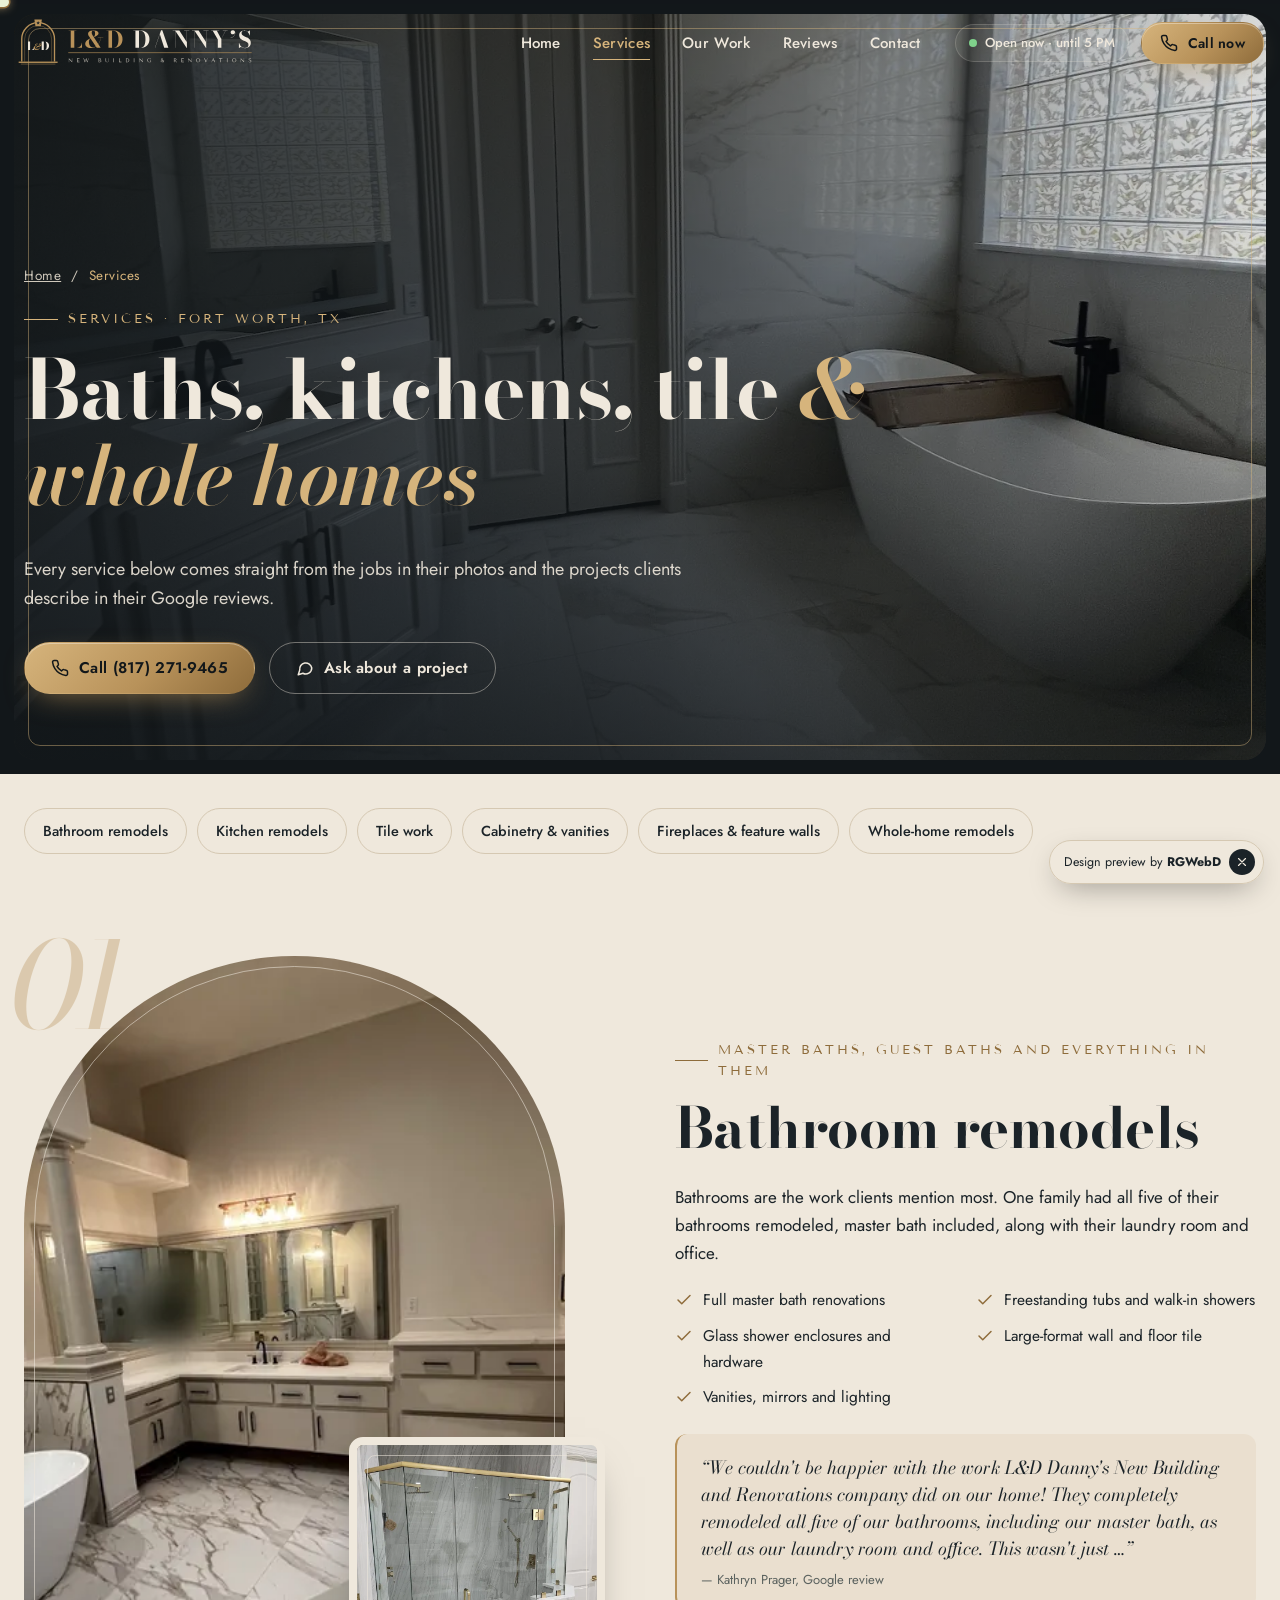
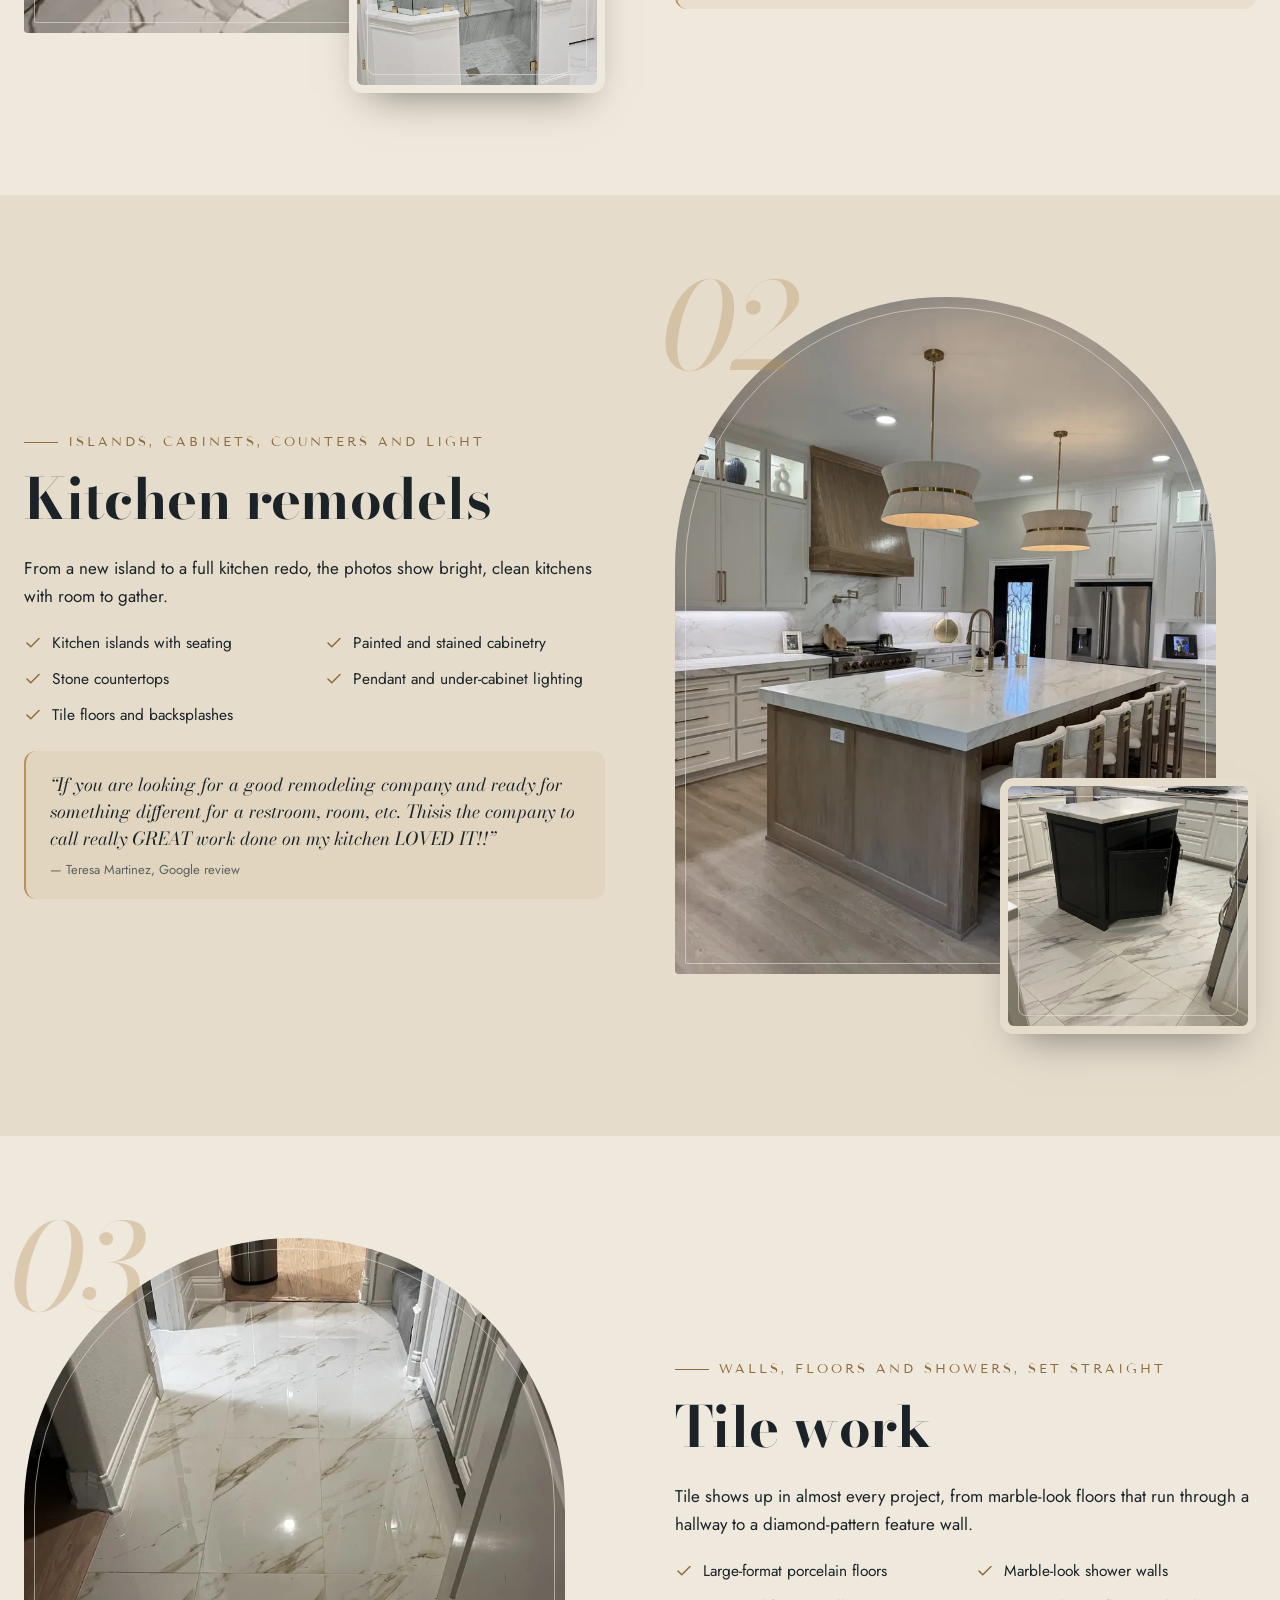
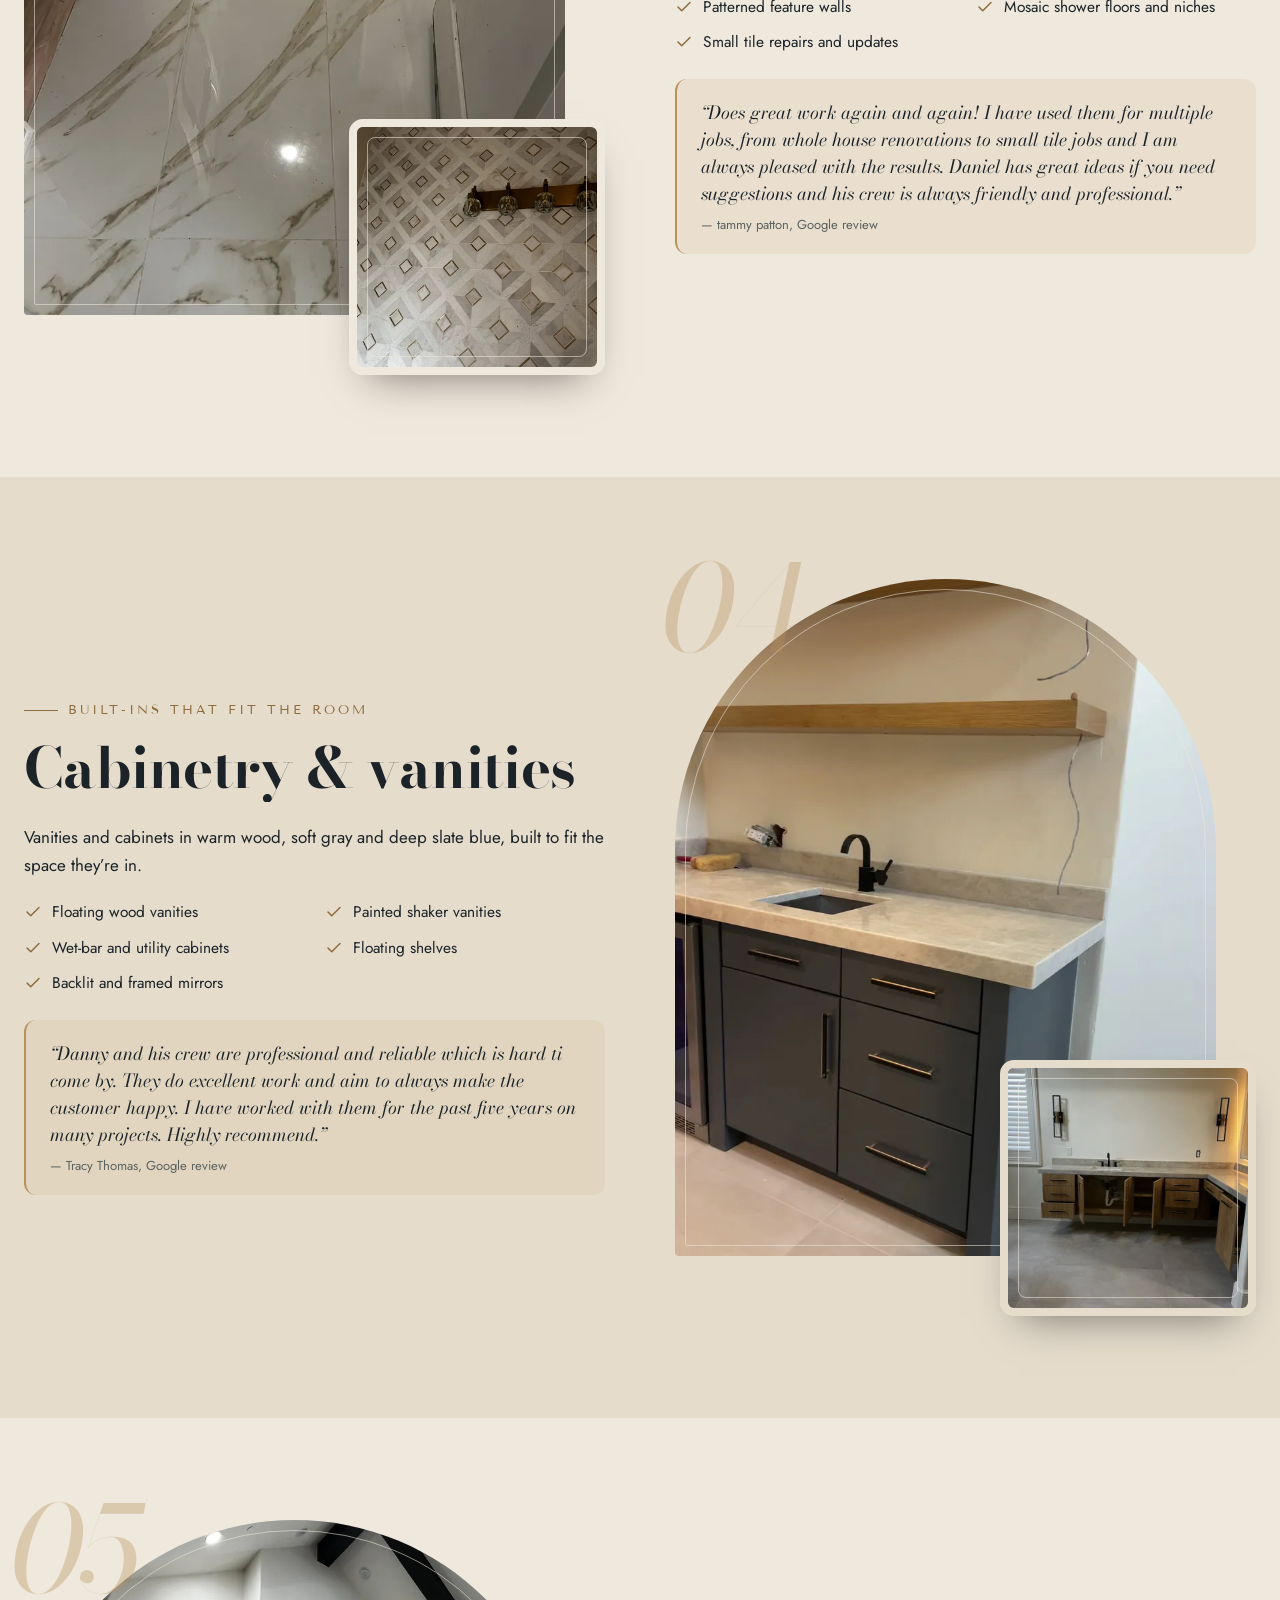
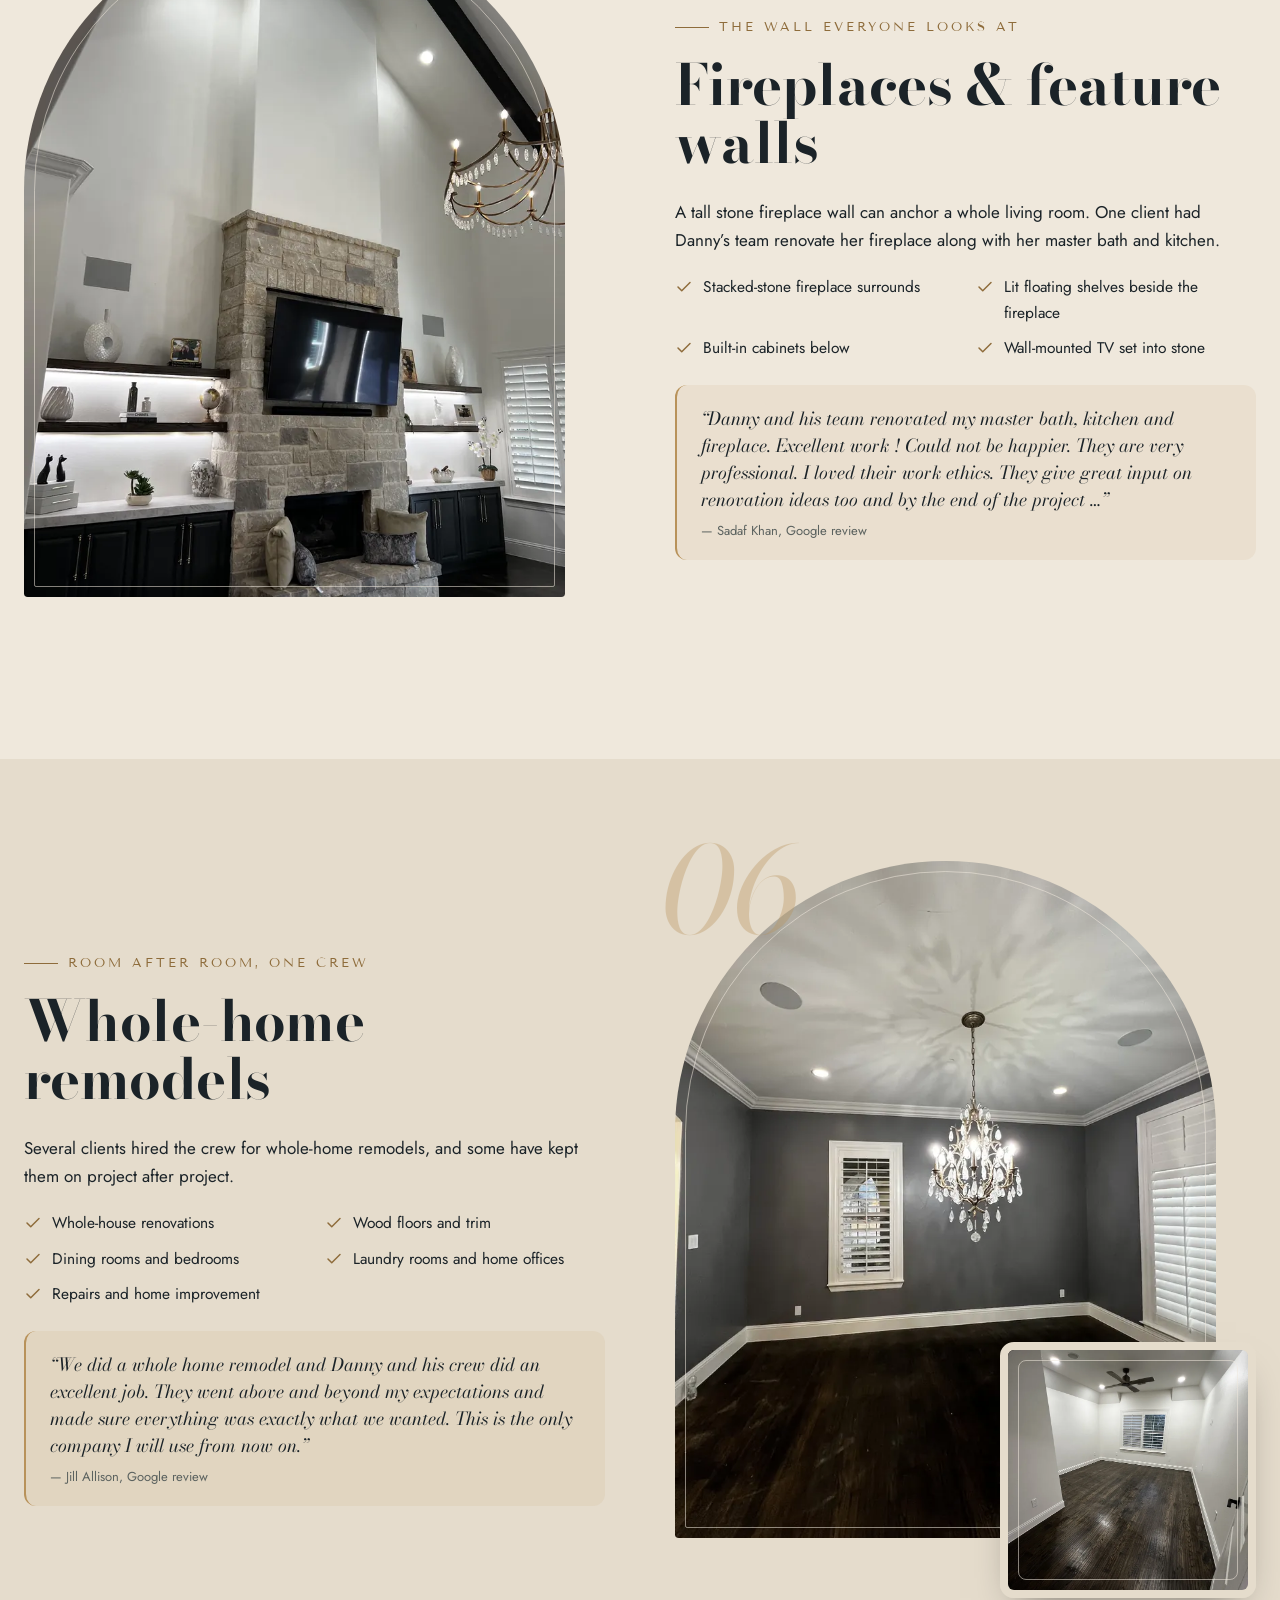
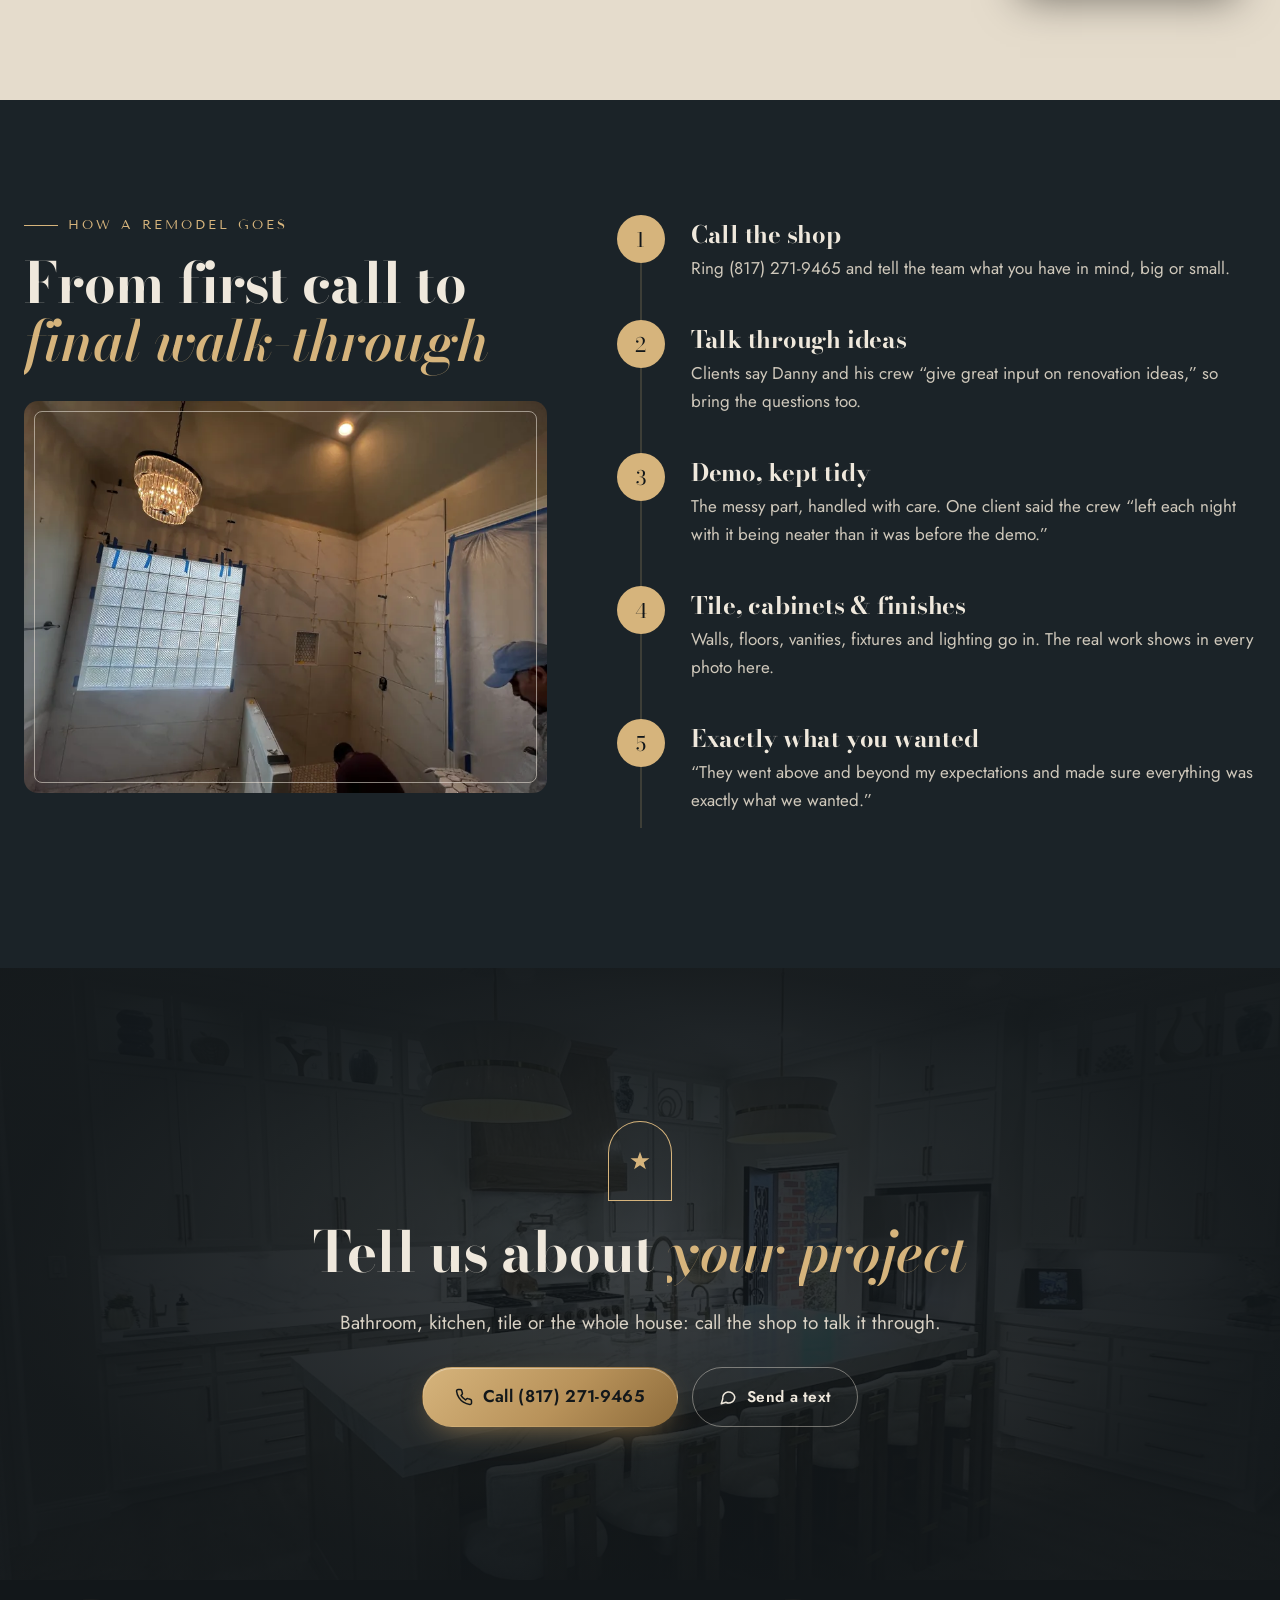
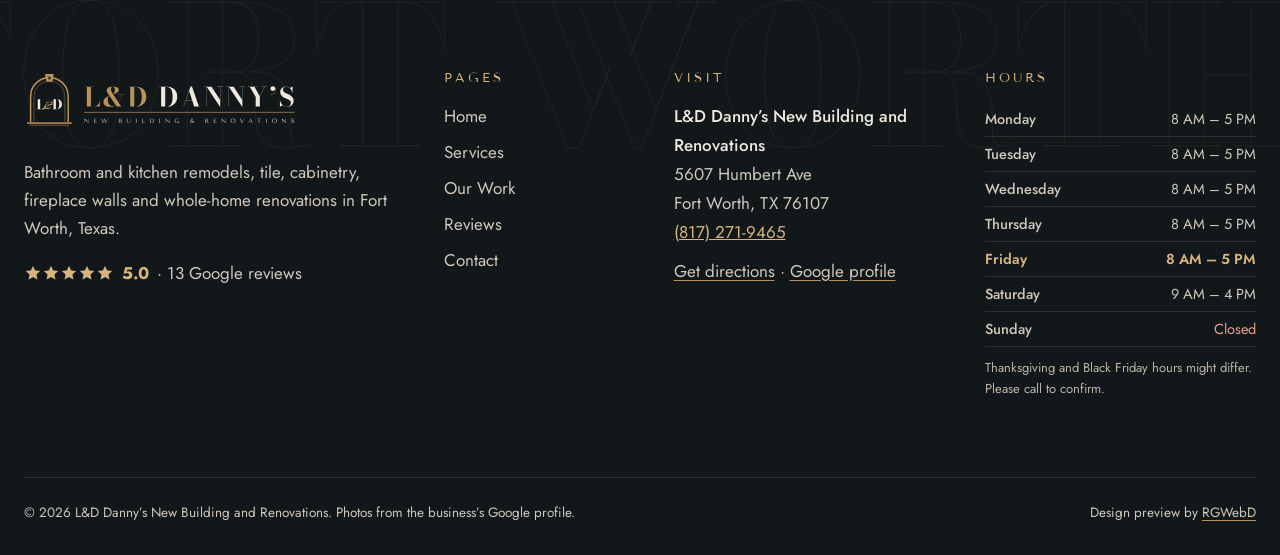
<file: services.html>
<!doctype html><html lang="en"><head><meta charset="utf-8"><meta name="viewport" content="width=device-width,initial-scale=1">
<title>Remodeling Services in Fort Worth | L&amp;D Danny’s</title><meta name="description" content="Bathroom and master bath remodels, kitchen remodels, tile work, cabinetry and vanities, fireplace walls and whole-home remodels in Fort Worth, TX."><link rel="canonical" href="https://rgwebd.github.io/lddannys/services.html">
<meta property="og:type" content="website"><meta property="og:site_name" content="L&amp;D Danny’s New Building and Renovations"><meta property="og:title" content="Remodeling Services in Fort Worth | L&amp;D Danny’s"><meta property="og:description" content="Bathroom and master bath remodels, kitchen remodels, tile work, cabinetry and vanities, fireplace walls and whole-home remodels in Fort Worth, TX."><meta property="og:url" content="https://rgwebd.github.io/lddannys/services.html"><meta property="og:image" content="https://rgwebd.github.io/lddannys/assets/og-image.jpg"><meta property="og:image:width" content="1200"><meta property="og:image:height" content="630">
<meta name="twitter:card" content="summary_large_image"><meta name="twitter:title" content="Remodeling Services in Fort Worth | L&amp;D Danny’s"><meta name="twitter:description" content="Bathroom and master bath remodels, kitchen remodels, tile work, cabinetry and vanities, fireplace walls and whole-home remodels in Fort Worth, TX."><meta name="twitter:image" content="https://rgwebd.github.io/lddannys/assets/og-image.jpg">
<meta name="theme-color" content="#1B2328"><link rel="icon" href="favicon.ico" sizes="any"><link rel="icon" type="image/svg+xml" href="assets/brand/favicon.svg"><link rel="apple-touch-icon" href="apple-touch-icon.png">
<link rel="preconnect" href="https://fonts.googleapis.com"><link rel="preconnect" href="https://fonts.gstatic.com" crossorigin>
<link rel="stylesheet" href="https://fonts.googleapis.com/css2?family=Bodoni+Moda:ital,opsz,wght@0,6..96,500..800;1,6..96,500..700&family=Jost:wght@400;500;600&family=Tenor+Sans&display=swap">
<link rel="stylesheet" href="assets/styles.css"><script type="application/ld+json">{"@context": "https://schema.org", "@type": ["HomeAndConstructionBusiness", "GeneralContractor"], "@id": "https://rgwebd.github.io/lddannys/#business", "name": "L&D Danny’s New Building and Renovations", "alternateName": "L&D DANNY’S NEW BUILDING AND RENOVATIONS", "url": "https://rgwebd.github.io/lddannys/", "telephone": "+1-817-271-9465", "image": ["https://rgwebd.github.io/lddannys/assets/img/g08-1600.webp", "https://rgwebd.github.io/lddannys/assets/img/g15-1600.webp"], "logo": "https://rgwebd.github.io/lddannys/assets/brand/favicon-512.png", "address": {"@type": "PostalAddress", "streetAddress": "5607 Humbert Ave", "addressLocality": "Fort Worth", "addressRegion": "TX", "postalCode": "76107", "addressCountry": "US"}, "geo": {"@type": "GeoCoordinates", "latitude": 32.7185411, "longitude": -97.4066008}, "hasMap": "https://www.google.com/maps/place/L%26D+DANNY%E2%80%99S+NEW+BUILDING+AND+RENOVATIONS/@32.7185411,-97.4066008,14z/data=!4m6!3m5!1s0x864e73c94cb11ab7:0x7b06e44c6ac338e5!8m2!3d32.7185411!4d-97.4066008!16s%2Fg%2F11v3kzjpg_", "areaServed": {"@type": "City", "name": "Fort Worth, TX"}, "openingHoursSpecification": [{"@type": "OpeningHoursSpecification", "dayOfWeek": ["Monday", "Tuesday", "Wednesday", "Thursday", "Friday"], "opens": "08:00", "closes": "17:00"}, {"@type": "OpeningHoursSpecification", "dayOfWeek": "Saturday", "opens": "09:00", "closes": "16:00"}], "aggregateRating": {"@type": "AggregateRating", "ratingValue": "5.0", "reviewCount": 13, "bestRating": "5", "worstRating": "1"}, "amenityFeature": [{"@type": "LocationFeatureSpecification", "name": "Wheelchair-accessible entrance", "value": true}, {"@type": "LocationFeatureSpecification", "name": "Wheelchair-accessible parking lot", "value": true}], "knowsAbout": ["Bathroom remodeling", "Master bath renovation", "Kitchen remodeling", "Tile installation", "Cabinetry and vanities", "Fireplace and feature walls", "Whole-home remodeling"], "hasOfferCatalog": {"@type": "OfferCatalog", "name": "Remodeling services", "itemListElement": [{"@type": "Offer", "itemOffered": {"@type": "Service", "name": "Bathroom remodels"}}, {"@type": "Offer", "itemOffered": {"@type": "Service", "name": "Kitchen remodels"}}, {"@type": "Offer", "itemOffered": {"@type": "Service", "name": "Tile work"}}, {"@type": "Offer", "itemOffered": {"@type": "Service", "name": "Cabinetry and vanities"}}, {"@type": "Offer", "itemOffered": {"@type": "Service", "name": "Fireplace and feature walls"}}, {"@type": "Offer", "itemOffered": {"@type": "Service", "name": "Whole-home remodels"}}]}}</script><script type="application/ld+json">{"@context": "https://schema.org", "@type": "BreadcrumbList", "itemListElement": [{"@type": "ListItem", "position": 1, "name": "Home", "item": "https://rgwebd.github.io/lddannys/"}, {"@type": "ListItem", "position": 2, "name": "Services", "item": "https://rgwebd.github.io/lddannys/services.html"}]}</script></head>
<body class="inner"><a class="skip" href="#main">Skip to content</a>
<div class="lvl" aria-hidden="true"><i></i><b></b></div>
<header class="hdr"><div class="hdr-in">
<a class="brand" href="index.html" aria-label="L&amp;D Danny’s home"><svg class="lgo" role="img" aria-label="L&amp;D Danny’s New Building and Renovations" xmlns="http://www.w3.org/2000/svg" viewBox="0 0 538 122" width="538" height="122"><g transform="translate(0,0) scale(0.5)"><path d="M26 206 V104.0 A74.0 74.0 0 0 1 174 104.0 V206" fill="none" stroke="#B8925A" stroke-width="6" stroke-linejoin="miter"/><path d="M39 206 V104.0 A61.0 61.0 0 0 1 161 104.0 V206" fill="none" stroke="#B8925A" stroke-width="1.6"/><path d="M83.0 16 H117.0 L112.0 46 H88.0Z" fill="#B8925A"/><path d="M100.00,22.90 L102.12,28.58 L108.18,28.84 L103.44,32.62 L105.05,38.46 L100.00,35.11 L94.95,38.46 L96.56,32.62 L91.82,28.84 L97.88,28.58Z" fill="#1B2328"/><rect x="12" y="206" width="176" height="6" fill="#B8925A"/><rect x="22" y="216" width="156" height="2" fill="#B8925A"/><path d="M49.4719217108494 154.0V153.6099031982422H54.1531277655369V115.3900968017578H49.4719217108494V115.0H68.3407742499119V115.3900968017578H63.66774238956034V153.6099031982422H67.6283481144911Q70.40488674286811 153.6099031982422 72.57081020478218 152.7797741699219Q74.73673366669624 151.94964514160156 76.30956386689155 150.4338645019531Q77.88239406708686 148.91808386230468 78.87891460885538 146.84404193115233Q79.87543515062391 144.77 80.29413607835829 142.3H80.6864236081025V154.0Z M129.0225822476657 115.0Q135.38646123233377 115.0 139.91658233089044 117.4087451171875Q144.44670342944713 119.817490234375 146.85576754551056 124.19942651367188Q149.26483166157396 128.58136279296875 149.26483166157396 134.5Q149.26483166157396 138.94547790527344 147.8247995841609 142.53254162597656Q146.38476750674783 146.1196053466797 143.71748076358378 148.68596197509765Q141.05019402041972 151.25231860351562 137.32320018497052 152.6261593017578Q133.59620634952128 154.0 129.0175054217869 154.0H111.41120171084941V153.6099031982422H116.0924077655369V115.3900968017578H111.41120171084941V115.0ZM125.60702238956034 153.6099031982422H129.0175054217869Q131.7490717059666 153.6099031982422 133.61259996524393 152.13011614990234Q135.4761282245213 150.6503291015625 136.5965228778416 148.03216845703125Q137.7169175311619 145.4140078125 138.21466264834942 141.94387030029296Q138.7124077655369 138.47373278808593 138.7124077655369 134.49108709716796Q138.7124077655369 130.52148980025203 138.1461785785252 127.05662477460731Q137.57994939151348 123.5917597489626 136.40152287784161 120.97071532370005Q135.22309636416972 118.3496708984375 133.39508403506818 116.86988385009765Q131.5670717059666 115.3900968017578 129.0175054217869 115.3900968017578H125.60702238956034Z" fill="#EFE8DC"/><path d="M101.526160390625 144.40183504882813Q101.20979041015624 145.03457005859377 100.56488789550781 145.72814259277345Q99.91998538085937 146.42171512695313 98.9141003515625 146.89626514648438Q97.90821532226562 147.37081516601563 96.5048403125 147.37081516601563Q95.3123802734375 147.37081516601563 94.19698522460936 146.92060263183595Q93.08159017578124 146.47039009765626 92.35962514648438 145.4523400390625Q91.6376601171875 144.43428998046875 91.6376601171875 142.7632249121094Q91.6376601171875 140.24850491210938 93.45069261230468 138.48415481445312Q95.26372510742186 136.7198047167969 98.73564526367187 135.58412471679688Q99.83075041015624 135.22719968750002 101.15300541992187 134.80537469726562Q102.4752604296875 134.38354970703125 103.898920390625 133.92116224121094Q105.3225803515625 133.45877477539062 106.72596031249999 132.97204982421874Q108.12934027343749 132.4853248730469 109.38669532226561 132.03104990234377Q110.55482530273437 131.5848849511719 111.68238538085937 131.0576Q112.80994545898437 130.53031504882813 113.56435304199218 129.73128255371094Q114.31876062499998 128.93225005859375 114.31876062499998 127.69923497070313Q114.31876062499998 126.14984495117189 113.15063312011718 125.24129748535157Q111.98250561523437 124.33275001953126 110.303320625 124.33275001953126Q109.49211072265624 124.33275001953126 109.12707567382812 124.57611497070313Q110.01126584960937 124.94115001953126 110.4452484423828 125.56171009765626Q110.87923103515624 126.18227017578126 110.87923103515624 126.94478530273439Q110.87923103515624 127.82087041015626 110.34790097656249 128.49416046875Q109.81657091796873 129.16745052734376 108.98915583007812 129.5284330419922Q108.16174074218749 129.88941555664064 107.25320565429686 129.88941555664064Q105.97153044921873 129.88941555664064 105.14006282714843 129.17557044921875Q104.30859520507812 128.4617253417969 104.30859520507812 127.30983520507813Q104.30859520507812 126.1985001171875 105.02650274902342 125.42786506835938Q105.74441029296874 124.65723001953126 106.82329540039062 124.24352Q107.63449044921875 123.89470499023439 108.53086050781249 123.7851924951172Q109.42723056640624 123.67568000000001 110.12486553710937 123.67568000000001Q111.69859056640624 123.67568000000001 112.94377811035156 124.19890251464844Q114.18896565429687 124.72212502929688 114.91093068359373 125.89430259277344Q115.63289571289062 127.06648015625001 115.63289571289062 129.07824031250001Q115.63289571289062 131.195440625 114.76087056640624 132.70425826660158Q113.88884541992186 134.21307590820314 112.17318267089843 135.31630345214845Q110.45751992187499 136.41953099609375 107.934719609375 137.3361860058594Q106.81526459960936 137.7661259667969 105.50110970703125 138.2244608984375Q104.18695481445312 138.68279583007813 102.79573245605468 139.13707575195315Q101.40451009765624 139.59135567382813 100.07413021484373 140.03346561523438Q98.74375033203124 140.47557555664062 97.57562035156249 140.88929052734375Q96.52107025390625 141.2381055371094 95.6530803125 141.70860302246095Q94.78509037109374 142.1791005078125 94.28213795410156 142.82806545898438Q93.77918553710937 143.47703041015626 93.77918553710937 144.34502530273437Q93.77918553710937 145.5456052636719 94.67962298339843 146.07289269042968Q95.58006042968749 146.6001801171875 96.66708031249999 146.6001801171875Q97.87577029296874 146.6001801171875 98.73969779785156 146.14996263183593Q99.60362530273437 145.6997451464844 100.14712781738281 145.10757013671878Q100.69063033203125 144.51539512695314 100.90154035156249 144.08546506835938ZM97.06454553710937 129.8408198046875Q98.01365547851562 129.8408198046875 98.65045044921874 129.28920231933594Q99.28724541992187 128.73758483398439 99.28724541992187 127.85336990234376Q99.28724541992187 126.88802506835938 98.4800880517578 126.3039526513672Q97.67293068359373 125.71988023437501 96.37499583007812 125.71988023437501Q94.93105091796875 125.71988023437501 93.66963343261719 126.44996270996094Q92.40821594726562 127.18004518554689 91.64163343261717 128.47796766113282Q90.87505091796874 129.77589013671877 90.87505091796874 131.49563512695312Q90.87505091796874 131.99048000000002 90.98051087890624 132.52182986328125Q91.08597083984374 133.05317972656252 91.30500573242186 133.572359609375Q92.03508573242186 133.45067960937502 92.76516573242186 133.38983960937503Q93.49524573242186 133.32899960937502 93.86028573242187 133.32899960937502Q95.32044573242186 133.32899960937502 95.32044573242186 134.180759609375Q95.32044573242186 134.62691960937502 94.91484573242187 134.82971960937502Q94.50924573242187 135.03251960937502 94.06308573242187 135.03251960937502Q93.29244573242187 135.03251960937502 92.50152573242187 134.687759609375Q91.71060573242187 134.342999609375 91.26444573242186 134.140199609375Q89.82860588867186 134.667479609375 88.69697099609374 135.92483713378908Q87.56533610351562 137.18219465820314 86.92042616210937 138.88165469726565Q86.27551622070311 140.58111473632815 86.27551622070311 142.519879765625Q86.27551622070311 145.00214978515626 87.3868686376953 146.66916479492187Q88.49822105468749 148.3361798046875 90.56679095703124 149.18793980468752Q92.635360859375 150.0396998046875 95.45834082031249 150.0396998046875Q97.54313571289062 150.0396998046875 99.48596317871093 149.57325732910158Q101.42879064453123 149.10681485351563 102.96195814941404 148.1739323779297Q104.49512565429687 147.24104990234375 105.40772317871094 145.81739489257814Q106.32032070312499 144.3937398828125 106.32032070312499 142.4955398046875Q106.32032070312499 140.97048479492187 105.5821282080078 139.49409732910158Q104.84393571289061 138.01770986328125 102.97007064453123 137.12538491210938L103.46490561523436 136.74412487304687Q105.2495406640625 137.6689047558594 106.20269818847655 139.25885725097658Q107.15585571289061 140.84880974609376 107.15585571289061 142.87680974609376Q107.15585571289061 144.79124471679688 106.2513682080078 146.68133725097658Q105.346880703125 148.57142978515625 103.51762816894531 150.11675984375Q101.68837563476562 151.66208990234375 98.93841803222656 152.59496495117187Q96.1884604296875 153.52784 92.48129524414061 153.52784Q88.83901021484374 153.52784 85.9795401171875 152.51789500976562Q83.12007001953124 151.50795001953125 81.47334243652344 149.5286249902344Q79.82661485351562 147.5492999609375 79.82661485351562 144.62898986328125Q79.82661485351562 142.00070978515626 81.17725493164062 139.80641972656252Q82.52789500976561 137.61212966796876 84.98175520507812 136.05868463867188Q87.43561540039062 134.505239609375 90.73716573242187 133.815719609375Q88.895760546875 133.16675465820313 88.03183799316406 132.02295968750002Q87.16791543945311 130.87916471679688 87.16791543945311 129.58935473632812Q87.16791543945311 127.8939398046875 88.36443791503905 126.76230986328126Q89.56096039062498 125.63067992187501 91.36993787597655 125.05877996093751Q93.17891536132811 124.48688000000001 95.077120390625 124.48688000000001Q97.64050050781249 124.48688000000001 98.9140879736328 125.39948247558596Q100.18767543945312 126.31208495117188 100.18767543945312 127.74791489257814Q100.18767543945312 129.19185485351562 99.14528046875 129.88137732910155Q98.10288549804687 130.5708998046875 97.05643056640625 130.5708998046875Z" fill="#B8925A"/></g><path d="M118.96909033203124 72.0V71.6099031982422H123.64426452636718V33.390096801757814H118.96909033203124V33.0H136.3842645263672V33.390096801757814H131.7172645263672V71.6099031982422H136.96887097167968Q139.83778387451173 71.6099031982422 141.91926129150391 70.77977416992188Q144.0007387084961 69.94964514160156 145.39562902832031 68.43386450195312Q146.79051934814453 66.91808386230468 147.5870403137207 64.84404193115233Q148.38356127929688 62.769999999999996 148.6695612792969 60.3H149.06374517822266V72.0ZM182.454 72.0 165.242 46.519999999999996Q164.228 45.038 163.539 43.254956451416014Q162.85 41.47191290283203 162.85 40.119912902832034Q162.85 37.77991290283203 164.39049999999997 36.06391290283203Q165.93099999999998 34.347912902832036 168.69349999999997 33.41395645141602Q171.456 32.480000000000004 175.12199999999999 32.480000000000004Q178.554 32.480000000000004 181.09550000000002 33.26650000000001Q183.637 34.053000000000004 185.028 35.483000000000004Q186.41899999999998 36.913000000000004 186.41899999999998 38.863Q186.41899999999998 40.67 185.52980484008788 41.99415322875977Q184.64060968017577 43.31830645751953 183.0900887145996 44.31913388061524Q181.53956774902343 45.31996130371094 179.5429596862793 46.137114532470704Q177.54635162353514 46.95426776123047 175.33635162353517 47.75135485839844L175.14278063964844 47.49647741699219Q175.88378063964842 46.98947741699219 176.69108547973633 46.105108062744144Q177.4983903198242 45.2207387084961 178.05219515991212 43.51086935424805Q178.606 41.801 178.606 38.85Q178.606 37.38843548583984 178.307 36.00674194335937Q178.00799999999998 34.62504840087891 177.22799999999998 33.729180664062504Q176.44799999999998 32.8333129272461 174.992 32.8333129272461Q173.575 32.8333129272461 172.7105 33.601224212646486Q171.846 34.36913549804688 171.45600000000002 35.544872589111336Q171.066 36.720609680175784 171.066 37.94408709716797Q171.066 39.49108709716797 172.132 41.75754354858398Q173.19799999999998 44.024 174.862 46.519999999999996L191.26982257080078 71.6099031982422H197.742V72.0ZM169.142 72.52Q165.034 72.52 162.18904354858398 71.28295645141601Q159.34408709716797 70.04591290283203 157.86858709716796 67.85541290283203Q156.39308709716795 65.66491290283203 156.39308709716795 62.83091290283203Q156.39308709716795 60.38691290283203 157.403 58.512869354248046Q158.41291290283203 56.63882580566406 159.96882580566407 55.26323870849609Q161.5247387084961 53.887651611328124 163.22160806274414 52.947564514160156Q164.91847741699218 52.00747741699219 166.33343386840818 51.42489031982422Q167.7483903198242 50.842303222656255 168.42439031982423 50.53030322265625L168.57635162353515 50.80226776123047Q167.34135162353516 51.48235485839844 166.48650323486328 52.53998388671875Q165.6316548461914 53.597612915039065 165.1928064575195 55.12528549194336Q164.75395806884765 56.65295806884765 164.75395806884765 58.76304516601563Q164.75395806884765 60.970041931152345 165.3242838745117 63.12969192504883Q165.8946096801758 65.28934191894531 167.01297903442384 67.05101449584961Q168.13134838867188 68.8126870727539 169.78067419433594 69.86679513549805Q171.43 70.92090319824219 173.56199999999998 70.92090319824219Q176.23739031982421 70.92090319824219 178.74378063964843 69.69296932983399Q181.25017095947265 68.46503546142579 183.41782257080078 66.28494998168946Q185.5854741821289 64.10486450195313 187.282712890625 61.222409667968755Q188.97995159912108 58.33995483398438 190.06545159912108 55.006956451416016Q191.15095159912107 51.673958068847654 191.47112579345702 48.161741943359374H191.86122259521483Q191.51987420654297 51.63756774902344 190.3964822692871 55.12230645751953Q189.27309033203124 58.607045166015624 187.3851112976074 61.729827423095706Q185.49713226318357 64.85260968017579 182.8352838745117 67.28639193725587Q180.17343548583983 69.72017419433594 176.7507177429199 71.12008709716797Q173.328 72.52 169.142 72.52ZM184.742 48.47009680175781V48.08H197.22199999999998V48.47009680175781ZM220.91534135224595 33.0Q227.09826452636716 33.0 231.52115180474937 35.457Q235.9440390831316 37.914 238.3116082561654 42.308Q240.6791774291992 46.702 240.6791774291992 52.5Q240.6791774291992 56.855000000000004 239.26422097778317 60.43Q237.84926452636716 64.005 235.23626452636717 66.5985Q232.62326452636717 69.19200000000001 228.98976452636717 70.596Q225.35626452636717 72.0 220.91026452636717 72.0H204.27509033203123V71.6099031982422H208.95026452636716V33.390096801757814H204.27509033203123V33.0ZM217.02326452636717 71.6099031982422H220.91026452636717Q223.91326452636716 71.6099031982422 225.96076452636714 70.08186126708985Q228.00826452636716 68.5538193359375 229.24326452636717 65.8964515991211Q230.47826452636718 63.23908386230469 231.02426452636718 59.787041931152345Q231.57026452636717 56.335 231.57026452636717 52.49108709716797Q231.57026452636717 48.65608709716797 230.95276452636716 45.21047142746673Q230.33526452636715 41.76485575776549 229.04826452636718 39.105518210914Q227.76126452636717 36.4461806640625 225.74626452636716 34.91813873291016Q223.73126452636717 33.390096801757814 220.91026452636717 33.390096801757814H217.02326452636717Z" fill="#B8925A"/><path d="M281.807341352246 33.0Q287.99026452636724 33.0 292.4131518047494 35.457Q296.83603908313165 37.914 299.20360825616547 42.308Q301.5711774291992 46.702 301.5711774291992 52.5Q301.5711774291992 56.855000000000004 300.1562209777832 60.43Q298.7412645263672 64.005 296.1282645263672 66.5985Q293.5152645263672 69.19200000000001 289.8817645263672 70.596Q286.2482645263672 72.0 281.8022645263672 72.0H265.1670903320313V71.6099031982422H269.8422645263672V33.390096801757814H265.1670903320313V33.0ZM277.9152645263672 71.6099031982422H281.8022645263672Q284.80526452636724 71.6099031982422 286.8527645263672 70.08186126708985Q288.9002645263672 68.5538193359375 290.1352645263672 65.8964515991211Q291.37026452636724 63.23908386230469 291.91626452636723 59.787041931152345Q292.4622645263672 56.335 292.4622645263672 52.49108709716797Q292.4622645263672 48.65608709716797 291.8447645263672 45.21047142746673Q291.2272645263672 41.76485575776549 289.94026452636723 39.105518210914Q288.65326452636725 36.4461806640625 286.63826452636727 34.91813873291016Q284.6232645263672 33.390096801757814 281.8022645263672 33.390096801757814H277.9152645263672ZM318.38648065185555 59.513745178222656V59.12364837646484H333.55649359130865V59.513745178222656ZM330.5478322753907 32.22817419433594 344.1996548461915 71.6099031982422H347.98491937255864V72.0H330.2354387207032V71.6099031982422H334.85674194335945L325.00426776123055 41.14026452636719L314.3004903564454 71.6099031982422H320.34726452636727V72.0H308.89909033203134V71.6099031982422H313.8432600968724L327.70260644531254 32.22817419433594ZM359.67275488281257 33.0V71.6099031982422H365.70066778564455V72.0H354.0610903320313V71.6099031982422H359.26630969238283V33.390096801757814H354.0610903320313V33.0ZM391.59592907714847 33.0V33.390096801757814H386.1318419799805V72.52H385.61579685661593L359.4041387329102 33.0H369.0111387329102L385.7294838867188 58.74556451416016V33.388637510362145H379.78626776123053V33.0ZM403.27475488281254 33.0V71.6099031982422H409.3026677856446V72.0H397.66309033203135V71.6099031982422H402.86830969238287V33.390096801757814H397.66309033203135V33.0ZM435.1979290771485 33.0V33.390096801757814H429.7338419799805V72.52H429.217796856616L403.00613873291024 33.0H412.6131387329102L429.33148388671884 58.74556451416016V33.388637510362145H423.38826776123057V33.0ZM451.3010903320313 72.0V71.6099031982422H455.97700323486333V53.283534625647604L444.45570324707035 33.390096801757814H440.9100032348633V33.0H459.1100032348633V33.390096801757814H453.8116161499024L463.8226516113282 51.6912935180664L473.0678677368164 33.390096801757814H467.21904840087893V33.0H478.09000323486333V33.390096801757814H473.55492260742193L464.03700323486333 52.1493935546875V71.6099031982422H469.25000323486336V72.0ZM484.86 48.61078387451172V48.21251287841797Q487.2519515991211 48.21251287841797 489.2245790100098 47.32853707885742Q491.19720642089845 46.44456127929687 492.5425096435547 44.85023870849609Q493.88781286621094 43.25591613769531 494.4299225463867 41.10872421264648Q494.97203222656253 38.961532287597656 494.49886126708986 36.42210003662109H494.6407774047852Q494.69760321044924 37.648138732910155 494.00953869628904 38.742896789550784Q493.3214741821289 39.837654846191406 492.1683887023926 40.5268274230957Q491.01530322265626 41.216 489.67 41.216Q487.421 41.216 486.1925 39.8315Q484.964 38.446999999999996 484.964 36.588Q484.964 35.339999999999996 485.6465 34.280499999999996Q486.329 33.221 487.47950000000003 32.5905Q488.63 31.96 490.00800000000004 31.96Q491.41200000000003 31.96 492.6015 32.759869354248046Q493.791 33.55973870849609 494.4995 35.024651611328125Q495.208 36.48956451416015 495.208 38.517564514160156Q495.208 41.32482580566406 493.947 43.614130645751956Q492.68600000000004 45.90343548583984 490.3655 47.25710968017578Q488.045 48.61078387451172 484.86 48.61078387451172ZM517.4536580810546 72.77182580566407Q514.5320064697265 72.77182580566407 512.3637887268067 71.82208709716798Q510.1955709838867 70.87234838867188 508.6411354980469 69.25960968017579L503.96566455078124 72.52H503.6041774291992V60.29591290283203H504.01618713378906Q504.75792584228515 62.5616064453125 505.85066455078123 64.71197418212891Q506.9434032592773 66.86234191894532 508.5137935791015 68.58947094726562Q510.08418389892574 70.31659997558594 512.2211822814941 71.3361644897461Q514.3581806640625 72.35572900390625 517.196612915039 72.35572900390625Q519.6844387207032 72.35572900390625 521.4784387207031 71.37609997558593Q523.2724387207031 70.39647094726563 524.2364822692871 68.66823385620117Q525.200525817871 66.93999676513673 525.200525817871 64.67912902832032Q525.200525817871 62.56012902832031 524.060612915039 61.132172576904296Q522.920700012207 59.70421612548828 521.050743560791 58.666259674072265Q519.1807871093749 57.62830322265625 516.9379177551269 56.6984338684082Q514.6950484008789 55.76856451416016 512.4521790466308 54.687151611328126Q510.2093096923828 53.60573870849609 508.33935324096683 52.08232580566406Q506.4693967895508 50.558912902832034 505.3294838867188 48.33145645141602Q504.1895709838867 46.104 504.1895709838867 42.88Q504.1895709838867 39.625912902832034 505.81494033813476 37.29445645141602Q507.4403096923828 34.963 510.0748532409668 33.721500000000006Q512.7093967895507 32.480000000000004 515.7376580810546 32.480000000000004Q518.0913967895508 32.480000000000004 520.0581145324707 33.229912902832034Q522.0248322753906 33.97982580566406 523.5491806640625 35.46739031982422L528.093912902832 32.480000000000004H528.4349645385741V44.18817419433594H528.0270419311523Q526.9870419311524 40.663351623535156 525.3211951599121 38.13970162963867Q523.6553483886719 35.61605163574219 521.3356112976074 34.27520486450196Q519.015874206543 32.93435809326172 516.0344419555664 32.93435809326172Q512.8958774414062 32.93435809326172 511.2808984069824 34.67057260131836Q509.66591937255856 36.406787109375 509.66591937255856 39.06174194335938Q509.66591937255856 40.950829040527346 510.7948758239746 42.27274194335938Q511.9238322753906 43.5946548461914 513.7698322753906 44.617567749023436Q515.6158322753906 45.64048065185547 517.8367887268066 46.602850006103516Q520.0577451782226 47.56521936035156 522.2766580810546 48.720545166015626Q524.4955709838868 49.87587097167969 526.3415709838866 51.46669677734375Q528.1875709838866 53.05752258300781 529.3165274353028 55.32434838867187Q530.4454838867188 57.591174194335935 530.4454838867188 60.82Q530.4454838867188 64.46 528.7294838867188 67.14245645141601Q527.0134838867187 69.82491290283203 524.0665709838868 71.29836935424805Q521.1196580810547 72.77182580566407 517.4536580810546 72.77182580566407Z" fill="#EFE8DC"/><path d="M126.35848 95.686V102.22370000000001H126.3096L119.5275 95.53936000000002H119.4664V104.24000000000001H120.02852V97.70230000000001H120.0774L126.8595 104.38664000000001H126.9206V95.686ZM137.93522959999999 95.686V104.24000000000001H143.45866959999998V103.56790000000001H139.0472496V99.98744H142.8354496V99.42532000000001H139.0472496V96.35810000000001H143.45866959999998V95.686ZM152.2736992 95.686 155.3042592 104.24000000000001H156.0374592L158.3714792 97.55566000000002H158.4325792L160.6932792 104.24000000000001H161.4142592L164.4448192 95.686H163.8826992L161.3531592 102.82248000000001H161.3042792L158.9213792 95.686H158.3959192L155.9641392 102.78582000000002H155.9152592L153.3979392 95.686ZM186.7184784 104.24000000000001H189.7856984Q190.60443840000002 104.24000000000001 191.1665584 104.02615Q191.7286784 103.81230000000001 192.0708384 103.47014000000001Q192.41299840000002 103.12798000000001 192.56574840000002 102.69417000000001Q192.71849840000002 102.26036 192.71849840000002 101.82044Q192.71849840000002 101.1239 192.41910840000003 100.70842000000002Q192.1197184 100.29294000000002 191.7042384 100.07298000000002Q191.2887584 99.85302000000001 190.8488384 99.77970000000002Q190.4089184 99.70638000000001 190.14007840000002 99.69416000000001V99.64528000000001Q190.5677784 99.64528000000001 190.94659840000003 99.48031Q191.32541840000002 99.31534 191.61258840000002 99.05261000000002Q191.89975840000002 98.78988000000001 192.0708384 98.44161000000001Q192.2419184 98.09334000000001 192.2419184 97.70230000000001Q192.2419184 97.36014000000002 192.0952784 97.00576000000001Q191.94863840000002 96.65138000000002 191.64924840000003 96.35810000000001Q191.34985840000002 96.06482000000001 190.8793884 95.87541000000002Q190.4089184 95.686 189.77347840000002 95.686H186.7184784ZM187.8304984 103.70232000000001V99.96300000000001H189.1746984Q189.77347840000002 99.96300000000001 190.21339840000002 100.12186000000001Q190.65331840000002 100.28072000000002 190.94048840000002 100.54956000000001Q191.22765840000002 100.81840000000001 191.3681884 101.17278000000002Q191.50871840000002 101.52716000000001 191.50871840000002 101.91820000000001Q191.50871840000002 102.34590000000001 191.35596840000002 102.67584000000002Q191.20321840000003 103.00578000000002 190.94659840000003 103.23796000000002Q190.68997840000003 103.47014000000001 190.34170840000002 103.58623000000001Q189.9934384 103.70232000000001 189.60239840000003 103.70232000000001ZM187.8304984 99.42532000000001V96.22368000000002H189.3213384Q189.79791840000001 96.22368000000002 190.13396840000001 96.35810000000001Q190.47001840000001 96.49252000000001 190.6838684 96.71248000000001Q190.8977184 96.93244000000001 190.99547840000002 97.21350000000001Q191.09323840000002 97.49456 191.09323840000002 97.77562Q191.09323840000002 98.13000000000001 190.9527084 98.43550000000002Q190.81217840000002 98.74100000000001 190.56166840000003 98.96096000000001Q190.3111584 99.18092000000001 189.98732840000002 99.30312Q189.6634984 99.42532000000001 189.2968984 99.42532000000001ZM202.38892800000002 95.686V100.9406Q202.38892800000002 101.44162000000001 202.48668800000002 102.04651000000001Q202.58444800000004 102.65140000000001 202.95104800000001 103.17075000000001Q203.31764800000002 103.69010000000002 204.03862800000002 104.03837000000001Q204.75960800000001 104.38664000000001 206.00604800000002 104.38664000000001Q206.78812800000003 104.38664000000001 207.39301800000004 104.14224000000002Q207.99790800000002 103.89784 208.40727800000002 103.47014000000001Q208.81664800000001 103.04244000000001 209.02438800000002 102.47421000000001Q209.23212800000002 101.90598000000001 209.23212800000002 101.25832000000001V95.686H208.69444800000002V100.85506000000001Q208.69444800000002 101.1239 208.682228 101.39885000000001Q208.67000800000002 101.67380000000001 208.60890800000004 101.94875000000002Q208.54780800000003 102.22370000000001 208.41949800000003 102.49254Q208.29118800000003 102.76138 208.04678800000002 103.03022000000001Q207.60686800000002 103.50680000000001 207.05696800000004 103.67788000000002Q206.50706800000003 103.84896 205.90828800000003 103.84896Q205.39504800000003 103.84896 204.99789800000002 103.6901Q204.60074800000004 103.53124000000001 204.24636800000002 103.21352Q203.96530800000002 102.96912 203.818668 102.72472Q203.672028 102.48032 203.59870800000002 102.24203Q203.52538800000002 102.00374000000001 203.513168 101.75934000000001Q203.50094800000002 101.51494000000001 203.50094800000002 101.27054000000001V95.686ZM220.24675760000002 95.686V104.24000000000001H221.35877760000002V95.686ZM232.86220720000003 104.24000000000001V95.686H233.97422720000003V103.56790000000001H238.38564720000002V104.24000000000001ZM248.42267680000006 104.24000000000001V95.686H251.23327680000006Q252.24753680000003 95.686 253.09071680000005 96.00983000000001Q253.93389680000004 96.33366000000001 254.53878680000003 96.90189000000001Q255.14367680000004 97.47012000000001 255.47972680000004 98.25220000000002Q255.81577680000004 99.03428000000001 255.81577680000004 99.93856000000001Q255.81577680000004 100.87950000000001 255.46750680000002 101.66769000000001Q255.11923680000004 102.45588000000001 254.51434680000006 103.03022000000001Q253.90945680000004 103.60456 253.10293680000007 103.92228Q252.29641680000006 104.24000000000001 251.37991680000005 104.24000000000001ZM249.53469680000003 103.70232000000001H250.87889680000004Q251.88093680000006 103.70232000000001 252.58358680000003 103.36627000000001Q253.28623680000004 103.03022000000001 253.73837680000003 102.49254000000002Q254.19051680000004 101.95486000000001 254.39825680000004 101.28887Q254.60599680000004 100.62288000000001 254.60599680000004 99.96300000000001Q254.60599680000004 99.22980000000001 254.36159680000003 98.55159Q254.11719680000004 97.87338000000001 253.64672680000004 97.35403000000001Q253.17625680000003 96.83468 252.47971680000003 96.52918000000001Q251.78317680000004 96.22368000000002 250.87889680000004 96.22368000000002H249.53469680000003ZM266.2194064 95.686V104.24000000000001H267.33142640000005V95.686ZM285.726936 95.686V102.22370000000001H285.678056L278.895956 95.53936000000002H278.83485600000006V104.24000000000001H279.39697600000005V97.70230000000001H279.44585600000005L286.22795600000006 104.38664000000001H286.289056V95.686ZM305.08782560000003 100.42736000000001H302.66826560000004V100.92838H304.0369056V103.14020000000001Q303.48700560000003 103.49458000000001 302.9126656 103.66566Q302.3383256 103.83674 301.6051256 103.83674Q300.6397456 103.83674 299.91876560000003 103.54346000000001Q299.19778560000003 103.25018000000001 298.7212056 102.73083000000001Q298.2446256 102.21148000000001 298.00633560000006 101.49661Q297.76804560000005 100.78174000000001 297.76804560000005 99.92634000000001Q297.76804560000005 99.08316 297.99411560000004 98.37440000000001Q298.22018560000004 97.66564000000001 298.6723256 97.1524Q299.1244656 96.63916 299.7782356 96.35810000000001Q300.4320056 96.07704000000001 301.2996256 96.07704000000001Q301.8739656 96.07704000000001 302.37498560000006 96.19924Q302.87600560000004 96.32144000000001 303.2670456000001 96.51696000000001Q303.65808560000005 96.71248000000001 303.9085956 96.96299000000002Q304.15910560000003 97.21350000000001 304.23242560000006 97.47012000000001H305.1122656Q305.00228560000005 97.20128000000001 304.7395556 96.86523000000001Q304.47682560000004 96.52918000000001 304.0246856 96.23590000000002Q303.5725456 95.94262 302.90655560000005 95.74099000000001Q302.2405656 95.53936000000002 301.33628560000005 95.53936000000002Q300.29758560000005 95.53936000000002 299.4238556 95.83264000000001Q298.5501256 96.12592000000001 297.9146856 96.67582000000002Q297.2792456 97.22572000000001 296.92486560000003 98.02613000000001Q296.57048560000004 98.82654000000001 296.57048560000004 99.84080000000002Q296.57048560000004 100.70842 296.84543560000003 101.52105Q297.1203856 102.33368000000002 297.68861560000005 102.97523000000001Q298.2568456 103.61678 299.1366856 104.00171Q300.0165256 104.38664000000001 301.2385256 104.38664000000001Q302.15502560000004 104.38664000000001 302.8637856 104.18501Q303.5725456 103.98338000000001 304.0369056 103.73898000000001V104.24000000000001H305.08782560000003ZM332.4694448 103.50680000000001Q331.7240248 104.0567 331.1313548 104.21556000000001Q330.5386848 104.37442000000001 330.0376648 104.37442000000001Q329.2922448 104.37442000000001 328.72401479999996 104.17279000000002Q328.1557848 103.97116000000001 327.7708548 103.63511000000001Q327.3859248 103.29906000000001 327.1904048 102.87136000000001Q326.9948848 102.44366000000001 326.9948848 102.00374000000001Q326.9948848 101.53938000000001 327.1720748 101.14834000000002Q327.3492648 100.75730000000001 327.6608748 100.42125000000001Q327.9724848 100.08520000000001 328.3879648 99.81025000000001Q328.8034448 99.5353 329.2922448 99.30312Q328.9012048 98.75322000000001 328.6262548 98.29497Q328.35130480000004 97.83672000000001 328.35130480000004 97.32348Q328.35130480000004 97.01798000000001 328.4551748 96.69415000000001Q328.55904480000004 96.37032 328.78511480000003 96.11370000000001Q329.0111848 95.85708000000001 329.3594548 95.69211000000001Q329.7077248 95.52714 330.1965248 95.52714Q330.57534480000004 95.52714 330.9052848 95.64934000000001Q331.2352248 95.77154000000002 331.4796248 96.00372000000002Q331.7240248 96.23590000000002 331.8706648 96.55973000000002Q332.01730480000003 96.88356000000002 332.01730480000003 97.28682Q332.01730480000003 97.80006000000002 331.6690348 98.29497Q331.3207648 98.78988000000001 330.46536480000003 99.19314000000001L332.89714480000004 102.39478000000001Q333.2637448 101.90598000000001 333.4592648 101.27665000000002Q333.6547848 100.64732000000001 333.6914448 99.66972000000001H334.6446048Q334.5835048 100.32960000000001 334.3940948 100.85506000000001Q334.2046848 101.38052 333.9786148 101.78378000000001Q333.7525448 102.18704000000001 333.53869480000003 102.44977Q333.3248448 102.7125 333.2148648 102.83470000000001L334.3268848 104.24000000000001H333.0315648ZM330.25762480000003 96.06482000000001Q329.9887848 96.06482000000001 329.7993748 96.15647000000001Q329.6099648 96.24812000000001 329.48776480000004 96.39476000000002Q329.3655648 96.54140000000001 329.31057480000004 96.72470000000001Q329.2555848 96.90800000000002 329.2555848 97.0913Q329.2555848 97.519 329.5244248 97.92837Q329.79326480000003 98.33774000000001 330.1843048 98.82654000000001Q330.3431648 98.74100000000001 330.5325748 98.58825000000002Q330.72198480000003 98.4355 330.88084480000003 98.23387000000001Q331.03970480000004 98.03224000000002 331.1435748 97.77562Q331.24744480000004 97.519 331.24744480000004 97.21350000000001Q331.24744480000004 97.05464 331.1985648 96.85301000000001Q331.1496848 96.65138000000002 331.0397048 96.48030000000001Q330.92972480000003 96.30922000000001 330.7403148 96.18702000000002Q330.5509048 96.06482000000001 330.25762480000003 96.06482000000001ZM329.5977448 99.73082000000001Q328.70568480000003 100.19518000000001 328.36963480000003 100.64732000000001Q328.0335848 101.09946000000001 328.0335848 101.64936000000002Q328.0335848 102.15038000000001 328.24132480000003 102.53531000000001Q328.44906480000003 102.92024 328.78511480000003 103.18908000000002Q329.12116480000003 103.45792000000002 329.53053480000005 103.59845000000001Q329.9399048 103.73898000000001 330.3431648 103.73898000000001Q330.4409248 103.73898000000001 330.64255479999997 103.72065Q330.8441848 103.70232000000001 331.1008048 103.64122Q331.3574248 103.58012000000001 331.6323748 103.45792Q331.9073248 103.33572000000001 332.1639448 103.11576000000001ZM356.796064 95.686V104.24000000000001H357.908084V100.46402H358.445764Q358.787924 100.46402 359.01399399999997 100.52512000000002Q359.24006399999996 100.58622000000001 359.423364 100.73286000000002Q359.60666399999997 100.87950000000001 359.76552399999997 101.11168Q359.924384 101.34386 360.144344 101.68602000000001L361.10972399999997 103.11576000000001Q361.293024 103.39682 361.470214 103.629Q361.647404 103.86118 361.855144 104.02615Q362.062884 104.19112000000001 362.325614 104.28888Q362.588344 104.38664000000001 362.95494399999995 104.38664000000001Q363.22378399999997 104.38664000000001 363.394864 104.3622Q363.565944 104.33776 363.73702399999996 104.24000000000001V103.78786000000001Q363.67592399999995 103.80008000000001 363.614824 103.80619000000002Q363.553724 103.81230000000001 363.492624 103.81230000000001Q363.236004 103.81230000000001 363.040484 103.73898Q362.844964 103.66566 362.673884 103.52513Q362.50280399999997 103.3846 362.34394399999996 103.18297000000001Q362.18508399999996 102.98134 362.014004 102.72472Q361.500764 101.97930000000001 361.219704 101.53327000000002Q360.93864399999995 101.08724000000001 360.77367399999997 100.84284000000001Q360.608704 100.59844000000001 360.50483399999996 100.48846Q360.400964 100.37848000000001 360.254324 100.30516000000001L360.132124 100.24406V100.19518000000001Q360.718684 100.15852000000001 361.140274 99.93856000000001Q361.56186399999996 99.71860000000001 361.83070399999997 99.38866000000002Q362.099544 99.05872000000001 362.22174399999994 98.67379000000001Q362.34394399999996 98.28886000000001 362.34394399999996 97.92226000000001Q362.34394399999996 97.59232000000002 362.21563399999997 97.20128000000001Q362.08732399999997 96.81024000000001 361.775714 96.47419000000001Q361.46410399999996 96.13814 360.926424 95.91207Q360.388744 95.686 359.570004 95.686ZM357.908084 96.22368000000002H359.14230399999997Q359.60666399999997 96.22368000000002 359.979374 96.35810000000001Q360.352084 96.49252000000001 360.62092399999995 96.73081000000002Q360.88976399999996 96.96910000000001 361.03029399999997 97.29904000000002Q361.170824 97.62898000000001 361.170824 98.02002000000002Q361.170824 98.34996000000001 361.042514 98.68601000000001Q360.914204 99.02206000000001 360.657584 99.29701Q360.400964 99.57196 360.02825399999995 99.74304000000001Q359.65554399999996 99.91412000000001 359.166744 99.91412000000001H357.908084ZM373.6518536 95.686V104.24000000000001H379.1752936V103.56790000000001H374.76387359999995V99.98744H378.55207359999997V99.42532000000001H374.76387359999995V96.35810000000001H379.1752936V95.686ZM395.98220319999996 95.686V102.22370000000001H395.93332319999996L389.15122319999995 95.53936000000002H389.0901232V104.24000000000001H389.6522432V97.70230000000001H389.7011232L396.4832232 104.38664000000001H396.54432319999995V95.686ZM406.70355279999995 99.96300000000001Q406.70355279999995 100.64732000000001 406.96628279999993 101.42329000000001Q407.22901279999996 102.19926000000001 407.79113279999996 102.85914000000001Q408.35325279999995 103.51902000000001 409.22087279999994 103.95283Q410.0884928 104.38664000000001 411.29827279999995 104.38664000000001Q412.11701279999994 104.38664000000001 412.78300279999996 104.18501Q413.4489928 103.98338000000001 413.9805628 103.64122Q414.51213279999996 103.29906000000001 414.9031728 102.85303000000002Q415.29421279999997 102.40700000000001 415.54472279999993 101.91209Q415.79523279999995 101.41718000000002 415.92354279999995 100.91616000000002Q416.05185279999995 100.41514000000001 416.05185279999995 99.96300000000001Q416.05185279999995 99.27868000000001 415.7707928 98.50271000000001Q415.48973279999996 97.72674 414.9031728 97.06686Q414.3166128 96.40698 413.4184428 95.97317000000001Q412.5202728 95.53936000000002 411.29827279999995 95.53936000000002Q410.0884928 95.53936000000002 409.22087279999994 95.96706Q408.35325279999995 96.39476 407.79113279999996 97.04853Q407.22901279999996 97.70230000000001 406.96628279999993 98.48438000000002Q406.70355279999995 99.26646000000001 406.70355279999995 99.96300000000001ZM407.90111279999996 99.96300000000001Q407.90111279999996 99.1076 408.1638428 98.39273Q408.4265728 97.67786000000001 408.88482279999994 97.16462000000001Q409.34307279999996 96.65138000000002 409.96629279999996 96.36421000000001Q410.58951279999997 96.07704000000001 411.3227128 96.07704000000001Q412.0436928 96.07704000000001 412.68524279999997 96.36421000000001Q413.32679279999996 96.65138000000002 413.80948279999996 97.16462000000001Q414.29217279999995 97.67786000000001 414.5732327999999 98.39273Q414.85429279999994 99.1076 414.85429279999994 99.96300000000001Q414.85429279999994 100.81840000000001 414.5732327999999 101.53327000000002Q414.29217279999995 102.24814 413.80948279999996 102.76138Q413.32679279999996 103.27462000000001 412.68524279999997 103.56179Q412.0436928 103.84896 411.3227128 103.84896Q410.58951279999997 103.84896 409.96629279999996 103.56179Q409.34307279999996 103.27462000000001 408.88482279999994 102.76138Q408.4265728 102.24814 408.1638428 101.53327000000002Q407.90111279999996 100.81840000000001 407.90111279999996 99.96300000000001ZM425.1112824 95.686 428.6917424 104.24000000000001H429.42494239999996L432.8954224 95.686H432.2599824L429.4127224 102.72472H429.3638424L426.43104239999997 95.686ZM447.563832 101.72268000000001 448.736952 104.24000000000001H449.92229199999997L445.93857199999997 95.686H445.327572L441.710452 104.24000000000001H442.27257199999997L443.34793199999996 101.72268000000001ZM447.307212 101.17278H443.580112L445.339792 97.05464H445.388672ZM463.00210159999995 104.24000000000001V96.35810000000001H466.27706159999997V95.686H458.61512159999995V96.35810000000001H461.8900816V104.24000000000001ZM476.55849119999993 95.686V104.24000000000001H477.67051119999996V95.686ZM488.31854079999994 99.96300000000001Q488.31854079999994 100.64732000000001 488.58127079999997 101.42329000000001Q488.84400079999995 102.19926000000001 489.40612079999994 102.85914000000001Q489.96824079999993 103.51902000000001 490.8358608 103.95283Q491.70348079999997 104.38664000000001 492.91326079999993 104.38664000000001Q493.7320007999999 104.38664000000001 494.39799079999995 104.18501Q495.06398079999997 103.98338000000001 495.59555079999996 103.64122Q496.12712079999994 103.29906000000001 496.5181607999999 102.85303000000002Q496.90920079999995 102.40700000000001 497.15971079999997 101.91209Q497.41022079999993 101.41718000000002 497.53853079999993 100.91616000000002Q497.66684079999993 100.41514000000001 497.66684079999993 99.96300000000001Q497.66684079999993 99.27868000000001 497.3857807999999 98.50271000000001Q497.10472079999994 97.72674 496.5181607999999 97.06686Q495.93160079999996 96.40698 495.03343079999996 95.97317000000001Q494.13526079999997 95.53936000000002 492.91326079999993 95.53936000000002Q491.70348079999997 95.53936000000002 490.8358608 95.96706Q489.96824079999993 96.39476 489.40612079999994 97.04853Q488.84400079999995 97.70230000000001 488.58127079999997 98.48438000000002Q488.31854079999994 99.26646000000001 488.31854079999994 99.96300000000001ZM489.51610079999995 99.96300000000001Q489.51610079999995 99.1076 489.7788307999999 98.39273Q490.04156079999996 97.67786000000001 490.4998108 97.16462000000001Q490.95806079999994 96.65138000000002 491.58128079999994 96.36421000000001Q492.20450079999995 96.07704000000001 492.93770079999996 96.07704000000001Q493.65868079999996 96.07704000000001 494.30023079999995 96.36421000000001Q494.94178079999995 96.65138000000002 495.42447079999994 97.16462000000001Q495.90716079999993 97.67786000000001 496.18822079999995 98.39273Q496.4692807999999 99.1076 496.4692807999999 99.96300000000001Q496.4692807999999 100.81840000000001 496.18822079999995 101.53327000000002Q495.90716079999993 102.24814 495.42447079999994 102.76138Q494.94178079999995 103.27462000000001 494.30023079999995 103.56179Q493.65868079999996 103.84896 492.93770079999996 103.84896Q492.20450079999995 103.84896 491.58128079999994 103.56179Q490.95806079999994 103.27462000000001 490.4998108 102.76138Q490.04156079999996 102.24814 489.7788307999999 101.53327000000002Q489.51610079999995 100.81840000000001 489.51610079999995 99.96300000000001ZM514.7181504 95.686V102.22370000000001H514.6692704L507.88717039999995 95.53936000000002H507.8260704V104.24000000000001H508.3881904V97.70230000000001H508.4370704L515.2191703999999 104.38664000000001H515.2802704V95.686ZM525.28064 102.07706Q525.30508 102.60252000000001 525.5555899999999 103.03022000000001Q525.8061 103.45792000000002 526.23991 103.75731000000002Q526.67372 104.0567 527.26028 104.22167000000002Q527.8468399999999 104.38664000000001 528.54338 104.38664000000001Q529.2521399999999 104.38664000000001 529.8203699999999 104.21556000000001Q530.3886 104.04448000000001 530.79186 103.72676000000001Q531.19512 103.40904 531.41508 102.9569Q531.63504 102.50476 531.63504 101.95486000000001Q531.63504 101.19722000000002 531.25622 100.71453000000001Q530.8774 100.23184 530.30917 99.90801Q529.7409399999999 99.58418 529.07495 99.36422Q528.40896 99.14426 527.8407299999999 98.89986Q527.2724999999999 98.65546 526.8936799999999 98.33774000000001Q526.51486 98.02002000000002 526.51486 97.49456Q526.51486 97.20128000000001 526.64317 96.94466000000001Q526.77148 96.68804000000002 527.02199 96.49863000000002Q527.2724999999999 96.30922000000001 527.6390999999999 96.19313000000001Q528.0056999999999 96.07704000000001 528.48228 96.07704000000001Q529.27658 96.07704000000001 529.83259 96.41309000000001Q530.3886 96.74914000000001 530.48636 97.47012000000001H531.31732Q531.2439999999999 97.01798000000001 530.9873799999999 96.65749000000001Q530.7307599999999 96.29700000000001 530.3397199999999 96.04649Q529.94868 95.79598000000001 529.45377 95.66767000000002Q528.95886 95.53936000000002 528.4211799999999 95.53936000000002Q527.85906 95.53936000000002 527.35193 95.686Q526.8448 95.83264000000001 526.4598699999999 96.11370000000001Q526.07494 96.39476 525.84887 96.82246Q525.6228 97.25016000000001 525.6228 97.80006000000002Q525.6228 98.52104000000001 525.9893999999999 98.96096000000001Q526.356 99.40088000000002 526.91201 99.69416000000001Q527.4680199999999 99.98744 528.1156799999999 100.19518000000001Q528.76334 100.40292000000001 529.31935 100.66565Q529.87536 100.92838 530.2419600000001 101.30720000000001Q530.60856 101.68602000000001 530.60856 102.32146000000002Q530.60856 103.11576000000001 530.02811 103.48236Q529.4476599999999 103.84896 528.48228 103.84896Q527.71242 103.84896 527.2480599999999 103.64733000000001Q526.7837 103.4457 526.5392999999999 103.16464Q526.2949 102.88358000000001 526.20936 102.58419Q526.1238199999999 102.2848 526.1116 102.07706Z" fill="#EFE8DC" fill-opacity=".86"/><rect x="118" y="82.4" width="414.466" height="1.4" fill="#B8925A"/></svg></a>
<nav class="nav" aria-label="Main"><a href="index.html">Home</a><a href="services.html" aria-current=page>Services</a><a href="work.html">Our Work</a><a href="reviews.html">Reviews</a><a href="contact.html">Contact</a></nav>
<div class="hdr-cta"><span class="ob" data-status aria-live="polite"><i></i><span>Hours</span></span><a class="btn mag sm brass" href="tel:+18172719465"><svg viewBox="0 0 24 24" fill="none" stroke="currentColor" stroke-width="2" stroke-linecap="round" stroke-linejoin="round" aria-hidden="true"><path d="M22 16.9v3a2 2 0 0 1-2.2 2 19.8 19.8 0 0 1-8.6-3.1 19.5 19.5 0 0 1-6-6A19.8 19.8 0 0 1 2.1 4.2 2 2 0 0 1 4.1 2h3a2 2 0 0 1 2 1.7c.1 1 .4 1.9.7 2.8a2 2 0 0 1-.5 2.1L8 9.9a16 16 0 0 0 6 6l1.3-1.3a2 2 0 0 1 2.1-.4c.9.3 1.8.6 2.8.7a2 2 0 0 1 1.7 2z"/></svg><span>Call now</span></a>
<button class="burger" type="button" aria-expanded="false" aria-controls="mnav" aria-label="Open menu"><span></span><span></span></button></div></div></header>
<div class="mnav" id="mnav" role="dialog" aria-modal="true" aria-label="Menu"><nav aria-label="Mobile"><a class="l" href="index.html"><span>Home</span></a><a class="l" href="services.html" aria-current=page><span>Services</span></a><a class="l" href="work.html"><span>Our Work</span></a><a class="l" href="reviews.html"><span>Reviews</span></a><a class="l" href="contact.html"><span>Contact</span></a></nav>
<div class="mnav-ft"><a class="btn mag brass" href="tel:+18172719465"><svg viewBox="0 0 24 24" fill="none" stroke="currentColor" stroke-width="2" stroke-linecap="round" stroke-linejoin="round" aria-hidden="true"><path d="M22 16.9v3a2 2 0 0 1-2.2 2 19.8 19.8 0 0 1-8.6-3.1 19.5 19.5 0 0 1-6-6A19.8 19.8 0 0 1 2.1 4.2 2 2 0 0 1 4.1 2h3a2 2 0 0 1 2 1.7c.1 1 .4 1.9.7 2.8a2 2 0 0 1-.5 2.1L8 9.9a16 16 0 0 0 6 6l1.3-1.3a2 2 0 0 1 2.1-.4c.9.3 1.8.6 2.8.7a2 2 0 0 1 1.7 2z"/></svg><span>Call (817) 271-9465</span></a><p>5607 Humbert Ave, Fort Worth, TX 76107<br>Mon–Fri 8–5 · Sat 9–4 · Sun closed</p></div></div><main id="main"><section class="phero"><div class="phero-f"><img src="assets/img/g25-1600.webp" srcset="assets/img/g25-800.webp 800w, assets/img/g25-1600.webp 1500w" sizes="100vw" width="1500" height="2000" alt="Marble-look master bath with a freestanding tub and double doors" fetchpriority="high" decoding="async" class="kb" style="object-position:50% 60%"></div>
<div class="phero-c wrap"><nav class="bc" aria-label="Breadcrumb"><a href="index.html">Home</a><span aria-hidden="true">/</span><span aria-current="page">Services</span></nav>
<p class="kicker lt">Services · Fort Worth, TX</p><h1 class="split">Baths, kitchens, tile <em>&amp; whole homes</em></h1><p class="lead">Every service below comes straight from the jobs in their photos and the projects clients describe in their Google reviews.</p><div class="ctas"><a class="btn mag brass" href="tel:+18172719465"><svg viewBox="0 0 24 24" fill="none" stroke="currentColor" stroke-width="2" stroke-linecap="round" stroke-linejoin="round" aria-hidden="true"><path d="M22 16.9v3a2 2 0 0 1-2.2 2 19.8 19.8 0 0 1-8.6-3.1 19.5 19.5 0 0 1-6-6A19.8 19.8 0 0 1 2.1 4.2 2 2 0 0 1 4.1 2h3a2 2 0 0 1 2 1.7c.1 1 .4 1.9.7 2.8a2 2 0 0 1-.5 2.1L8 9.9a16 16 0 0 0 6 6l1.3-1.3a2 2 0 0 1 2.1-.4c.9.3 1.8.6 2.8.7a2 2 0 0 1 1.7 2z"/></svg><span>Call (817) 271-9465</span></a><a class="btn ghost-l mag" href="contact.html"><svg viewBox="0 0 24 24" fill="none" stroke="currentColor" stroke-width="2" stroke-linecap="round" stroke-linejoin="round" aria-hidden="true"><path d="M21 12a8 8 0 0 1-11.8 7L3 21l2-6.2A8 8 0 1 1 21 12z"/></svg><span>Ask about a project</span></a></div></div></section><nav class="jump wrap" aria-label="Services on this page"><a href="#bath">Bathroom remodels</a><a href="#kitchen">Kitchen remodels</a><a href="#tile">Tile work</a><a href="#cab">Cabinetry &amp; vanities</a><a href="#fire">Fireplaces &amp; feature walls</a><a href="#whole">Whole-home remodels</a></nav><section class="sv " id="bath"><div class="wrap sv-g">
<div class="sv-v" data-r><div class="sv-a frame"><img src="assets/img/g17-1600.webp" srcset="assets/img/g17-800.webp 800w, assets/img/g17-1600.webp 1600w" sizes="(max-width:900px) 100vw, 40vw" width="1600" height="984" alt="Master bath with a freestanding tub, glass block window and L-shaped vanity" loading="lazy" decoding="async" ></div><div class="sv-b frame"><img src="assets/img/g03-1600.webp" srcset="assets/img/g03-800.webp 800w, assets/img/g03-1600.webp 1500w" sizes="(max-width:900px) 60vw, 22vw" width="1500" height="2000" alt="Frameless glass shower with brass hardware and marble-look tile" loading="lazy" decoding="async" ></div><span class="sv-n" aria-hidden="true">01</span></div>
<div class="sv-c"><p class="kicker">Master baths, guest baths and everything in them</p><h2 class="split">Bathroom remodels</h2><p>Bathrooms are the work clients mention most. One family had all five of their bathrooms remodeled, master bath included, along with their laundry room and office.</p><ul class="ticks"><li><svg viewBox="0 0 24 24" fill="none" stroke="currentColor" stroke-width="2" stroke-linecap="round" stroke-linejoin="round" aria-hidden="true"><path d="M20 6L9 17l-5-5"/></svg><span>Full master bath renovations</span></li><li><svg viewBox="0 0 24 24" fill="none" stroke="currentColor" stroke-width="2" stroke-linecap="round" stroke-linejoin="round" aria-hidden="true"><path d="M20 6L9 17l-5-5"/></svg><span>Freestanding tubs and walk-in showers</span></li><li><svg viewBox="0 0 24 24" fill="none" stroke="currentColor" stroke-width="2" stroke-linecap="round" stroke-linejoin="round" aria-hidden="true"><path d="M20 6L9 17l-5-5"/></svg><span>Glass shower enclosures and hardware</span></li><li><svg viewBox="0 0 24 24" fill="none" stroke="currentColor" stroke-width="2" stroke-linecap="round" stroke-linejoin="round" aria-hidden="true"><path d="M20 6L9 17l-5-5"/></svg><span>Large-format wall and floor tile</span></li><li><svg viewBox="0 0 24 24" fill="none" stroke="currentColor" stroke-width="2" stroke-linecap="round" stroke-linejoin="round" aria-hidden="true"><path d="M20 6L9 17l-5-5"/></svg><span>Vanities, mirrors and lighting</span></li></ul>
<blockquote class="sv-q">“We couldn&#x27;t be happier with the work L&amp;D Danny&#x27;s New Building and Renovations company did on our home! They completely remodeled all five of our bathrooms, including our master bath, as well as our laundry room and office. This wasn&#x27;t just …”<cite>— Kathryn Prager, Google review</cite></blockquote></div></div></section><section class="sv alt" id="kitchen"><div class="wrap sv-g">
<div class="sv-v" data-r><div class="sv-a frame"><img src="assets/img/g18-1600.webp" srcset="assets/img/g18-800.webp 800w, assets/img/g18-1600.webp 1500w" sizes="(max-width:900px) 100vw, 40vw" width="1500" height="2000" alt="Kitchen island with a wood base, white countertop and pendant lights" loading="lazy" decoding="async" ></div><div class="sv-b frame"><img src="assets/img/g19-1600.webp" srcset="assets/img/g19-800.webp 800w, assets/img/g19-1600.webp 1500w" sizes="(max-width:900px) 60vw, 22vw" width="1500" height="2000" alt="Black kitchen island on a marble-look tile floor" loading="lazy" decoding="async" ></div><span class="sv-n" aria-hidden="true">02</span></div>
<div class="sv-c"><p class="kicker">Islands, cabinets, counters and light</p><h2 class="split">Kitchen remodels</h2><p>From a new island to a full kitchen redo, the photos show bright, clean kitchens with room to gather.</p><ul class="ticks"><li><svg viewBox="0 0 24 24" fill="none" stroke="currentColor" stroke-width="2" stroke-linecap="round" stroke-linejoin="round" aria-hidden="true"><path d="M20 6L9 17l-5-5"/></svg><span>Kitchen islands with seating</span></li><li><svg viewBox="0 0 24 24" fill="none" stroke="currentColor" stroke-width="2" stroke-linecap="round" stroke-linejoin="round" aria-hidden="true"><path d="M20 6L9 17l-5-5"/></svg><span>Painted and stained cabinetry</span></li><li><svg viewBox="0 0 24 24" fill="none" stroke="currentColor" stroke-width="2" stroke-linecap="round" stroke-linejoin="round" aria-hidden="true"><path d="M20 6L9 17l-5-5"/></svg><span>Stone countertops</span></li><li><svg viewBox="0 0 24 24" fill="none" stroke="currentColor" stroke-width="2" stroke-linecap="round" stroke-linejoin="round" aria-hidden="true"><path d="M20 6L9 17l-5-5"/></svg><span>Pendant and under-cabinet lighting</span></li><li><svg viewBox="0 0 24 24" fill="none" stroke="currentColor" stroke-width="2" stroke-linecap="round" stroke-linejoin="round" aria-hidden="true"><path d="M20 6L9 17l-5-5"/></svg><span>Tile floors and backsplashes</span></li></ul>
<blockquote class="sv-q">“If you are looking for a good remodeling company and ready for something different for a restroom, room, etc. Thisis the company to call really GREAT work done on my kitchen LOVED IT!!”<cite>— Teresa Martinez, Google review</cite></blockquote></div></div></section><section class="sv " id="tile"><div class="wrap sv-g">
<div class="sv-v" data-r><div class="sv-a frame"><img src="assets/img/g07-1600.webp" srcset="assets/img/g07-800.webp 800w, assets/img/g07-1600.webp 1500w" sizes="(max-width:900px) 100vw, 40vw" width="1500" height="2000" alt="Polished marble-look porcelain floor running down a hallway" loading="lazy" decoding="async" ></div><div class="sv-b frame"><img src="assets/img/g20-1600.webp" srcset="assets/img/g20-800.webp 800w, assets/img/g20-1600.webp 1500w" sizes="(max-width:900px) 60vw, 22vw" width="1500" height="2000" alt="Feature wall of diamond-pattern tile with a wood hook rail" loading="lazy" decoding="async" ></div><span class="sv-n" aria-hidden="true">03</span></div>
<div class="sv-c"><p class="kicker">Walls, floors and showers, set straight</p><h2 class="split">Tile work</h2><p>Tile shows up in almost every project, from marble-look floors that run through a hallway to a diamond-pattern feature wall.</p><ul class="ticks"><li><svg viewBox="0 0 24 24" fill="none" stroke="currentColor" stroke-width="2" stroke-linecap="round" stroke-linejoin="round" aria-hidden="true"><path d="M20 6L9 17l-5-5"/></svg><span>Large-format porcelain floors</span></li><li><svg viewBox="0 0 24 24" fill="none" stroke="currentColor" stroke-width="2" stroke-linecap="round" stroke-linejoin="round" aria-hidden="true"><path d="M20 6L9 17l-5-5"/></svg><span>Marble-look shower walls</span></li><li><svg viewBox="0 0 24 24" fill="none" stroke="currentColor" stroke-width="2" stroke-linecap="round" stroke-linejoin="round" aria-hidden="true"><path d="M20 6L9 17l-5-5"/></svg><span>Patterned feature walls</span></li><li><svg viewBox="0 0 24 24" fill="none" stroke="currentColor" stroke-width="2" stroke-linecap="round" stroke-linejoin="round" aria-hidden="true"><path d="M20 6L9 17l-5-5"/></svg><span>Mosaic shower floors and niches</span></li><li><svg viewBox="0 0 24 24" fill="none" stroke="currentColor" stroke-width="2" stroke-linecap="round" stroke-linejoin="round" aria-hidden="true"><path d="M20 6L9 17l-5-5"/></svg><span>Small tile repairs and updates</span></li></ul>
<blockquote class="sv-q">“Does great work again and again! I have used them for multiple jobs, from whole house renovations to small tile jobs and I am always pleased with the results. Daniel has great ideas if you need suggestions and his crew is always friendly and professional.”<cite>— tammy patton, Google review</cite></blockquote></div></div></section><section class="sv alt" id="cab"><div class="wrap sv-g">
<div class="sv-v" data-r><div class="sv-a frame"><img src="assets/img/g04-1600.webp" srcset="assets/img/g04-800.webp 800w, assets/img/g04-1600.webp 1440w" sizes="(max-width:900px) 100vw, 40vw" width="1440" height="1920" alt="Slate-blue cabinet with a stone top, undermount sink and wood floating shelves" loading="lazy" decoding="async" ></div><div class="sv-b frame"><img src="assets/img/g06-1600.webp" srcset="assets/img/g06-800.webp 800w, assets/img/g06-1600.webp 1600w" sizes="(max-width:900px) 60vw, 22vw" width="1600" height="1200" alt="L-shaped wood floating vanity under black wall sconces" loading="lazy" decoding="async" ></div><span class="sv-n" aria-hidden="true">04</span></div>
<div class="sv-c"><p class="kicker">Built-ins that fit the room</p><h2 class="split">Cabinetry &amp; vanities</h2><p>Vanities and cabinets in warm wood, soft gray and deep slate blue, built to fit the space they’re in.</p><ul class="ticks"><li><svg viewBox="0 0 24 24" fill="none" stroke="currentColor" stroke-width="2" stroke-linecap="round" stroke-linejoin="round" aria-hidden="true"><path d="M20 6L9 17l-5-5"/></svg><span>Floating wood vanities</span></li><li><svg viewBox="0 0 24 24" fill="none" stroke="currentColor" stroke-width="2" stroke-linecap="round" stroke-linejoin="round" aria-hidden="true"><path d="M20 6L9 17l-5-5"/></svg><span>Painted shaker vanities</span></li><li><svg viewBox="0 0 24 24" fill="none" stroke="currentColor" stroke-width="2" stroke-linecap="round" stroke-linejoin="round" aria-hidden="true"><path d="M20 6L9 17l-5-5"/></svg><span>Wet-bar and utility cabinets</span></li><li><svg viewBox="0 0 24 24" fill="none" stroke="currentColor" stroke-width="2" stroke-linecap="round" stroke-linejoin="round" aria-hidden="true"><path d="M20 6L9 17l-5-5"/></svg><span>Floating shelves</span></li><li><svg viewBox="0 0 24 24" fill="none" stroke="currentColor" stroke-width="2" stroke-linecap="round" stroke-linejoin="round" aria-hidden="true"><path d="M20 6L9 17l-5-5"/></svg><span>Backlit and framed mirrors</span></li></ul>
<blockquote class="sv-q">“Danny and his crew are professional and reliable which is hard ti come by. They do excellent work and aim to always make the customer happy. I have worked with them for the past five years on many projects. Highly recommend.”<cite>— Tracy Thomas, Google review</cite></blockquote></div></div></section><section class="sv " id="fire"><div class="wrap sv-g">
<div class="sv-v" data-r><div class="sv-a frame"><img src="assets/img/g15-1600.webp" srcset="assets/img/g15-800.webp 800w, assets/img/g15-1600.webp 1500w" sizes="(max-width:900px) 100vw, 40vw" width="1500" height="2000" alt="Living room with a stacked-stone fireplace wall and lit floating shelves" loading="lazy" decoding="async" ></div><span class="sv-n" aria-hidden="true">05</span></div>
<div class="sv-c"><p class="kicker">The wall everyone looks at</p><h2 class="split">Fireplaces &amp; feature walls</h2><p>A tall stone fireplace wall can anchor a whole living room. One client had Danny’s team renovate her fireplace along with her master bath and kitchen.</p><ul class="ticks"><li><svg viewBox="0 0 24 24" fill="none" stroke="currentColor" stroke-width="2" stroke-linecap="round" stroke-linejoin="round" aria-hidden="true"><path d="M20 6L9 17l-5-5"/></svg><span>Stacked-stone fireplace surrounds</span></li><li><svg viewBox="0 0 24 24" fill="none" stroke="currentColor" stroke-width="2" stroke-linecap="round" stroke-linejoin="round" aria-hidden="true"><path d="M20 6L9 17l-5-5"/></svg><span>Lit floating shelves beside the fireplace</span></li><li><svg viewBox="0 0 24 24" fill="none" stroke="currentColor" stroke-width="2" stroke-linecap="round" stroke-linejoin="round" aria-hidden="true"><path d="M20 6L9 17l-5-5"/></svg><span>Built-in cabinets below</span></li><li><svg viewBox="0 0 24 24" fill="none" stroke="currentColor" stroke-width="2" stroke-linecap="round" stroke-linejoin="round" aria-hidden="true"><path d="M20 6L9 17l-5-5"/></svg><span>Wall-mounted TV set into stone</span></li></ul>
<blockquote class="sv-q">“Danny and his team renovated my master bath, kitchen and fireplace. Excellent work ! Could not be happier. They are very professional. I loved their work ethics. They give great input on renovation ideas too and by the end of the project …”<cite>— Sadaf Khan, Google review</cite></blockquote></div></div></section><section class="sv alt" id="whole"><div class="wrap sv-g">
<div class="sv-v" data-r><div class="sv-a frame"><img src="assets/img/g14-1600.webp" srcset="assets/img/g14-800.webp 800w, assets/img/g14-1600.webp 1500w" sizes="(max-width:900px) 100vw, 40vw" width="1500" height="2000" alt="Dining room with a crystal chandelier, crown molding and dark wood floors" loading="lazy" decoding="async" ></div><div class="sv-b frame"><img src="assets/img/g23-1600.webp" srcset="assets/img/g23-800.webp 800w, assets/img/g23-1600.webp 1500w" sizes="(max-width:900px) 60vw, 22vw" width="1500" height="2000" alt="Bedroom with dark wood floors, recessed lights and a ceiling fan" loading="lazy" decoding="async" ></div><span class="sv-n" aria-hidden="true">06</span></div>
<div class="sv-c"><p class="kicker">Room after room, one crew</p><h2 class="split">Whole-home remodels</h2><p>Several clients hired the crew for whole-home remodels, and some have kept them on project after project.</p><ul class="ticks"><li><svg viewBox="0 0 24 24" fill="none" stroke="currentColor" stroke-width="2" stroke-linecap="round" stroke-linejoin="round" aria-hidden="true"><path d="M20 6L9 17l-5-5"/></svg><span>Whole-house renovations</span></li><li><svg viewBox="0 0 24 24" fill="none" stroke="currentColor" stroke-width="2" stroke-linecap="round" stroke-linejoin="round" aria-hidden="true"><path d="M20 6L9 17l-5-5"/></svg><span>Wood floors and trim</span></li><li><svg viewBox="0 0 24 24" fill="none" stroke="currentColor" stroke-width="2" stroke-linecap="round" stroke-linejoin="round" aria-hidden="true"><path d="M20 6L9 17l-5-5"/></svg><span>Dining rooms and bedrooms</span></li><li><svg viewBox="0 0 24 24" fill="none" stroke="currentColor" stroke-width="2" stroke-linecap="round" stroke-linejoin="round" aria-hidden="true"><path d="M20 6L9 17l-5-5"/></svg><span>Laundry rooms and home offices</span></li><li><svg viewBox="0 0 24 24" fill="none" stroke="currentColor" stroke-width="2" stroke-linecap="round" stroke-linejoin="round" aria-hidden="true"><path d="M20 6L9 17l-5-5"/></svg><span>Repairs and home improvement</span></li></ul>
<blockquote class="sv-q">“We did a whole home remodel and Danny and his crew did an excellent job. They went above and beyond my expectations and made sure everything was exactly what we wanted. This is the only company I will use from now on.”<cite>— Jill Allison, Google review</cite></blockquote></div></div></section><section class="sec slate tl-sec"><div class="wrap tl-g"><div><p class="kicker lt">How a remodel goes</p><h2 class="split">From first call to <em>final walk-through</em></h2>
<div class="frame tl-ph" data-r><img src="assets/img/g10-1600.webp" srcset="assets/img/g10-800.webp 800w, assets/img/g10-1600.webp 1600w" sizes="(max-width:900px) 100vw, 36vw" width="1600" height="1200" alt="The crew setting large marble-look tile around a glass block window" loading="lazy" decoding="async" ></div></div><ol class="tl"><li class="tl-s"><span class="tl-d">1</span><div><h3>Call the shop</h3><p>Ring (817) 271-9465 and tell the team what you have in mind, big or small.</p></div></li><li class="tl-s"><span class="tl-d">2</span><div><h3>Talk through ideas</h3><p>Clients say Danny and his crew “give great input on renovation ideas,” so bring the questions too.</p></div></li><li class="tl-s"><span class="tl-d">3</span><div><h3>Demo, kept tidy</h3><p>The messy part, handled with care. One client said the crew “left each night with it being neater than it was before the demo.”</p></div></li><li class="tl-s"><span class="tl-d">4</span><div><h3>Tile, cabinets &amp; finishes</h3><p>Walls, floors, vanities, fixtures and lighting go in. The real work shows in every photo here.</p></div></li><li class="tl-s"><span class="tl-d">5</span><div><h3>Exactly what you wanted</h3><p>“They went above and beyond my expectations and made sure everything was exactly what we wanted.”</p></div></li><span class="tl-line" aria-hidden="true"><i></i></span></ol></div></section><section class="cta"><div class="cta-bg"><img src="assets/img/g11-1600.webp" srcset="assets/img/g11-800.webp 800w, assets/img/g11-1600.webp 1500w" sizes="100vw" width="1500" height="2000" alt="Kitchen island with bar seating, woven pendants and lit glass-front uppers" loading="lazy" decoding="async" ></div><div class="wrap cta-in" data-r><div class="arch-mini" aria-hidden="true"><svg class="txs" viewBox="0 0 24 24" aria-hidden="true"><path fill="currentColor" d="M12 1.8l2.6 7.3h7.7l-6.2 4.6 2.3 7.4L12 16.6l-6.4 4.5 2.3-7.4L1.7 9.1h7.7z"/></svg></div><h2 class="split">Tell us about <em>your project</em></h2><p>Bathroom, kitchen, tile or the whole house: call the shop to talk it through.</p>
<div class="ctas c"><a class="btn mag brass xl" href="tel:+18172719465"><svg viewBox="0 0 24 24" fill="none" stroke="currentColor" stroke-width="2" stroke-linecap="round" stroke-linejoin="round" aria-hidden="true"><path d="M22 16.9v3a2 2 0 0 1-2.2 2 19.8 19.8 0 0 1-8.6-3.1 19.5 19.5 0 0 1-6-6A19.8 19.8 0 0 1 2.1 4.2 2 2 0 0 1 4.1 2h3a2 2 0 0 1 2 1.7c.1 1 .4 1.9.7 2.8a2 2 0 0 1-.5 2.1L8 9.9a16 16 0 0 0 6 6l1.3-1.3a2 2 0 0 1 2.1-.4c.9.3 1.8.6 2.8.7a2 2 0 0 1 1.7 2z"/></svg><span>Call (817) 271-9465</span></a><a class="btn ghost-l mag" href="sms:+18172719465?&amp;body=Hi L&amp;D Danny’s, I’d like to talk about a remodel."><svg viewBox="0 0 24 24" fill="none" stroke="currentColor" stroke-width="2" stroke-linecap="round" stroke-linejoin="round" aria-hidden="true"><path d="M21 12a8 8 0 0 1-11.8 7L3 21l2-6.2A8 8 0 1 1 21 12z"/></svg><span>Send a text</span></a></div></div></section></main><footer class="ftr"><div class="outline-x" aria-hidden="true">FORT WORTH</div><div class="wrap ftr-g">
<div class="ftr-b"><svg class="lgo" role="img" aria-label="L&amp;D Danny’s New Building and Renovations" xmlns="http://www.w3.org/2000/svg" viewBox="0 0 538 122" width="538" height="122"><g transform="translate(0,0) scale(0.5)"><path d="M26 206 V104.0 A74.0 74.0 0 0 1 174 104.0 V206" fill="none" stroke="#B8925A" stroke-width="6" stroke-linejoin="miter"/><path d="M39 206 V104.0 A61.0 61.0 0 0 1 161 104.0 V206" fill="none" stroke="#B8925A" stroke-width="1.6"/><path d="M83.0 16 H117.0 L112.0 46 H88.0Z" fill="#B8925A"/><path d="M100.00,22.90 L102.12,28.58 L108.18,28.84 L103.44,32.62 L105.05,38.46 L100.00,35.11 L94.95,38.46 L96.56,32.62 L91.82,28.84 L97.88,28.58Z" fill="#1B2328"/><rect x="12" y="206" width="176" height="6" fill="#B8925A"/><rect x="22" y="216" width="156" height="2" fill="#B8925A"/><path d="M49.4719217108494 154.0V153.6099031982422H54.1531277655369V115.3900968017578H49.4719217108494V115.0H68.3407742499119V115.3900968017578H63.66774238956034V153.6099031982422H67.6283481144911Q70.40488674286811 153.6099031982422 72.57081020478218 152.7797741699219Q74.73673366669624 151.94964514160156 76.30956386689155 150.4338645019531Q77.88239406708686 148.91808386230468 78.87891460885538 146.84404193115233Q79.87543515062391 144.77 80.29413607835829 142.3H80.6864236081025V154.0Z M129.0225822476657 115.0Q135.38646123233377 115.0 139.91658233089044 117.4087451171875Q144.44670342944713 119.817490234375 146.85576754551056 124.19942651367188Q149.26483166157396 128.58136279296875 149.26483166157396 134.5Q149.26483166157396 138.94547790527344 147.8247995841609 142.53254162597656Q146.38476750674783 146.1196053466797 143.71748076358378 148.68596197509765Q141.05019402041972 151.25231860351562 137.32320018497052 152.6261593017578Q133.59620634952128 154.0 129.0175054217869 154.0H111.41120171084941V153.6099031982422H116.0924077655369V115.3900968017578H111.41120171084941V115.0ZM125.60702238956034 153.6099031982422H129.0175054217869Q131.7490717059666 153.6099031982422 133.61259996524393 152.13011614990234Q135.4761282245213 150.6503291015625 136.5965228778416 148.03216845703125Q137.7169175311619 145.4140078125 138.21466264834942 141.94387030029296Q138.7124077655369 138.47373278808593 138.7124077655369 134.49108709716796Q138.7124077655369 130.52148980025203 138.1461785785252 127.05662477460731Q137.57994939151348 123.5917597489626 136.40152287784161 120.97071532370005Q135.22309636416972 118.3496708984375 133.39508403506818 116.86988385009765Q131.5670717059666 115.3900968017578 129.0175054217869 115.3900968017578H125.60702238956034Z" fill="#EFE8DC"/><path d="M101.526160390625 144.40183504882813Q101.20979041015624 145.03457005859377 100.56488789550781 145.72814259277345Q99.91998538085937 146.42171512695313 98.9141003515625 146.89626514648438Q97.90821532226562 147.37081516601563 96.5048403125 147.37081516601563Q95.3123802734375 147.37081516601563 94.19698522460936 146.92060263183595Q93.08159017578124 146.47039009765626 92.35962514648438 145.4523400390625Q91.6376601171875 144.43428998046875 91.6376601171875 142.7632249121094Q91.6376601171875 140.24850491210938 93.45069261230468 138.48415481445312Q95.26372510742186 136.7198047167969 98.73564526367187 135.58412471679688Q99.83075041015624 135.22719968750002 101.15300541992187 134.80537469726562Q102.4752604296875 134.38354970703125 103.898920390625 133.92116224121094Q105.3225803515625 133.45877477539062 106.72596031249999 132.97204982421874Q108.12934027343749 132.4853248730469 109.38669532226561 132.03104990234377Q110.55482530273437 131.5848849511719 111.68238538085937 131.0576Q112.80994545898437 130.53031504882813 113.56435304199218 129.73128255371094Q114.31876062499998 128.93225005859375 114.31876062499998 127.69923497070313Q114.31876062499998 126.14984495117189 113.15063312011718 125.24129748535157Q111.98250561523437 124.33275001953126 110.303320625 124.33275001953126Q109.49211072265624 124.33275001953126 109.12707567382812 124.57611497070313Q110.01126584960937 124.94115001953126 110.4452484423828 125.56171009765626Q110.87923103515624 126.18227017578126 110.87923103515624 126.94478530273439Q110.87923103515624 127.82087041015626 110.34790097656249 128.49416046875Q109.81657091796873 129.16745052734376 108.98915583007812 129.5284330419922Q108.16174074218749 129.88941555664064 107.25320565429686 129.88941555664064Q105.97153044921873 129.88941555664064 105.14006282714843 129.17557044921875Q104.30859520507812 128.4617253417969 104.30859520507812 127.30983520507813Q104.30859520507812 126.1985001171875 105.02650274902342 125.42786506835938Q105.74441029296874 124.65723001953126 106.82329540039062 124.24352Q107.63449044921875 123.89470499023439 108.53086050781249 123.7851924951172Q109.42723056640624 123.67568000000001 110.12486553710937 123.67568000000001Q111.69859056640624 123.67568000000001 112.94377811035156 124.19890251464844Q114.18896565429687 124.72212502929688 114.91093068359373 125.89430259277344Q115.63289571289062 127.06648015625001 115.63289571289062 129.07824031250001Q115.63289571289062 131.195440625 114.76087056640624 132.70425826660158Q113.88884541992186 134.21307590820314 112.17318267089843 135.31630345214845Q110.45751992187499 136.41953099609375 107.934719609375 137.3361860058594Q106.81526459960936 137.7661259667969 105.50110970703125 138.2244608984375Q104.18695481445312 138.68279583007813 102.79573245605468 139.13707575195315Q101.40451009765624 139.59135567382813 100.07413021484373 140.03346561523438Q98.74375033203124 140.47557555664062 97.57562035156249 140.88929052734375Q96.52107025390625 141.2381055371094 95.6530803125 141.70860302246095Q94.78509037109374 142.1791005078125 94.28213795410156 142.82806545898438Q93.77918553710937 143.47703041015626 93.77918553710937 144.34502530273437Q93.77918553710937 145.5456052636719 94.67962298339843 146.07289269042968Q95.58006042968749 146.6001801171875 96.66708031249999 146.6001801171875Q97.87577029296874 146.6001801171875 98.73969779785156 146.14996263183593Q99.60362530273437 145.6997451464844 100.14712781738281 145.10757013671878Q100.69063033203125 144.51539512695314 100.90154035156249 144.08546506835938ZM97.06454553710937 129.8408198046875Q98.01365547851562 129.8408198046875 98.65045044921874 129.28920231933594Q99.28724541992187 128.73758483398439 99.28724541992187 127.85336990234376Q99.28724541992187 126.88802506835938 98.4800880517578 126.3039526513672Q97.67293068359373 125.71988023437501 96.37499583007812 125.71988023437501Q94.93105091796875 125.71988023437501 93.66963343261719 126.44996270996094Q92.40821594726562 127.18004518554689 91.64163343261717 128.47796766113282Q90.87505091796874 129.77589013671877 90.87505091796874 131.49563512695312Q90.87505091796874 131.99048000000002 90.98051087890624 132.52182986328125Q91.08597083984374 133.05317972656252 91.30500573242186 133.572359609375Q92.03508573242186 133.45067960937502 92.76516573242186 133.38983960937503Q93.49524573242186 133.32899960937502 93.86028573242187 133.32899960937502Q95.32044573242186 133.32899960937502 95.32044573242186 134.180759609375Q95.32044573242186 134.62691960937502 94.91484573242187 134.82971960937502Q94.50924573242187 135.03251960937502 94.06308573242187 135.03251960937502Q93.29244573242187 135.03251960937502 92.50152573242187 134.687759609375Q91.71060573242187 134.342999609375 91.26444573242186 134.140199609375Q89.82860588867186 134.667479609375 88.69697099609374 135.92483713378908Q87.56533610351562 137.18219465820314 86.92042616210937 138.88165469726565Q86.27551622070311 140.58111473632815 86.27551622070311 142.519879765625Q86.27551622070311 145.00214978515626 87.3868686376953 146.66916479492187Q88.49822105468749 148.3361798046875 90.56679095703124 149.18793980468752Q92.635360859375 150.0396998046875 95.45834082031249 150.0396998046875Q97.54313571289062 150.0396998046875 99.48596317871093 149.57325732910158Q101.42879064453123 149.10681485351563 102.96195814941404 148.1739323779297Q104.49512565429687 147.24104990234375 105.40772317871094 145.81739489257814Q106.32032070312499 144.3937398828125 106.32032070312499 142.4955398046875Q106.32032070312499 140.97048479492187 105.5821282080078 139.49409732910158Q104.84393571289061 138.01770986328125 102.97007064453123 137.12538491210938L103.46490561523436 136.74412487304687Q105.2495406640625 137.6689047558594 106.20269818847655 139.25885725097658Q107.15585571289061 140.84880974609376 107.15585571289061 142.87680974609376Q107.15585571289061 144.79124471679688 106.2513682080078 146.68133725097658Q105.346880703125 148.57142978515625 103.51762816894531 150.11675984375Q101.68837563476562 151.66208990234375 98.93841803222656 152.59496495117187Q96.1884604296875 153.52784 92.48129524414061 153.52784Q88.83901021484374 153.52784 85.9795401171875 152.51789500976562Q83.12007001953124 151.50795001953125 81.47334243652344 149.5286249902344Q79.82661485351562 147.5492999609375 79.82661485351562 144.62898986328125Q79.82661485351562 142.00070978515626 81.17725493164062 139.80641972656252Q82.52789500976561 137.61212966796876 84.98175520507812 136.05868463867188Q87.43561540039062 134.505239609375 90.73716573242187 133.815719609375Q88.895760546875 133.16675465820313 88.03183799316406 132.02295968750002Q87.16791543945311 130.87916471679688 87.16791543945311 129.58935473632812Q87.16791543945311 127.8939398046875 88.36443791503905 126.76230986328126Q89.56096039062498 125.63067992187501 91.36993787597655 125.05877996093751Q93.17891536132811 124.48688000000001 95.077120390625 124.48688000000001Q97.64050050781249 124.48688000000001 98.9140879736328 125.39948247558596Q100.18767543945312 126.31208495117188 100.18767543945312 127.74791489257814Q100.18767543945312 129.19185485351562 99.14528046875 129.88137732910155Q98.10288549804687 130.5708998046875 97.05643056640625 130.5708998046875Z" fill="#B8925A"/></g><path d="M118.96909033203124 72.0V71.6099031982422H123.64426452636718V33.390096801757814H118.96909033203124V33.0H136.3842645263672V33.390096801757814H131.7172645263672V71.6099031982422H136.96887097167968Q139.83778387451173 71.6099031982422 141.91926129150391 70.77977416992188Q144.0007387084961 69.94964514160156 145.39562902832031 68.43386450195312Q146.79051934814453 66.91808386230468 147.5870403137207 64.84404193115233Q148.38356127929688 62.769999999999996 148.6695612792969 60.3H149.06374517822266V72.0ZM182.454 72.0 165.242 46.519999999999996Q164.228 45.038 163.539 43.254956451416014Q162.85 41.47191290283203 162.85 40.119912902832034Q162.85 37.77991290283203 164.39049999999997 36.06391290283203Q165.93099999999998 34.347912902832036 168.69349999999997 33.41395645141602Q171.456 32.480000000000004 175.12199999999999 32.480000000000004Q178.554 32.480000000000004 181.09550000000002 33.26650000000001Q183.637 34.053000000000004 185.028 35.483000000000004Q186.41899999999998 36.913000000000004 186.41899999999998 38.863Q186.41899999999998 40.67 185.52980484008788 41.99415322875977Q184.64060968017577 43.31830645751953 183.0900887145996 44.31913388061524Q181.53956774902343 45.31996130371094 179.5429596862793 46.137114532470704Q177.54635162353514 46.95426776123047 175.33635162353517 47.75135485839844L175.14278063964844 47.49647741699219Q175.88378063964842 46.98947741699219 176.69108547973633 46.105108062744144Q177.4983903198242 45.2207387084961 178.05219515991212 43.51086935424805Q178.606 41.801 178.606 38.85Q178.606 37.38843548583984 178.307 36.00674194335937Q178.00799999999998 34.62504840087891 177.22799999999998 33.729180664062504Q176.44799999999998 32.8333129272461 174.992 32.8333129272461Q173.575 32.8333129272461 172.7105 33.601224212646486Q171.846 34.36913549804688 171.45600000000002 35.544872589111336Q171.066 36.720609680175784 171.066 37.94408709716797Q171.066 39.49108709716797 172.132 41.75754354858398Q173.19799999999998 44.024 174.862 46.519999999999996L191.26982257080078 71.6099031982422H197.742V72.0ZM169.142 72.52Q165.034 72.52 162.18904354858398 71.28295645141601Q159.34408709716797 70.04591290283203 157.86858709716796 67.85541290283203Q156.39308709716795 65.66491290283203 156.39308709716795 62.83091290283203Q156.39308709716795 60.38691290283203 157.403 58.512869354248046Q158.41291290283203 56.63882580566406 159.96882580566407 55.26323870849609Q161.5247387084961 53.887651611328124 163.22160806274414 52.947564514160156Q164.91847741699218 52.00747741699219 166.33343386840818 51.42489031982422Q167.7483903198242 50.842303222656255 168.42439031982423 50.53030322265625L168.57635162353515 50.80226776123047Q167.34135162353516 51.48235485839844 166.48650323486328 52.53998388671875Q165.6316548461914 53.597612915039065 165.1928064575195 55.12528549194336Q164.75395806884765 56.65295806884765 164.75395806884765 58.76304516601563Q164.75395806884765 60.970041931152345 165.3242838745117 63.12969192504883Q165.8946096801758 65.28934191894531 167.01297903442384 67.05101449584961Q168.13134838867188 68.8126870727539 169.78067419433594 69.86679513549805Q171.43 70.92090319824219 173.56199999999998 70.92090319824219Q176.23739031982421 70.92090319824219 178.74378063964843 69.69296932983399Q181.25017095947265 68.46503546142579 183.41782257080078 66.28494998168946Q185.5854741821289 64.10486450195313 187.282712890625 61.222409667968755Q188.97995159912108 58.33995483398438 190.06545159912108 55.006956451416016Q191.15095159912107 51.673958068847654 191.47112579345702 48.161741943359374H191.86122259521483Q191.51987420654297 51.63756774902344 190.3964822692871 55.12230645751953Q189.27309033203124 58.607045166015624 187.3851112976074 61.729827423095706Q185.49713226318357 64.85260968017579 182.8352838745117 67.28639193725587Q180.17343548583983 69.72017419433594 176.7507177429199 71.12008709716797Q173.328 72.52 169.142 72.52ZM184.742 48.47009680175781V48.08H197.22199999999998V48.47009680175781ZM220.91534135224595 33.0Q227.09826452636716 33.0 231.52115180474937 35.457Q235.9440390831316 37.914 238.3116082561654 42.308Q240.6791774291992 46.702 240.6791774291992 52.5Q240.6791774291992 56.855000000000004 239.26422097778317 60.43Q237.84926452636716 64.005 235.23626452636717 66.5985Q232.62326452636717 69.19200000000001 228.98976452636717 70.596Q225.35626452636717 72.0 220.91026452636717 72.0H204.27509033203123V71.6099031982422H208.95026452636716V33.390096801757814H204.27509033203123V33.0ZM217.02326452636717 71.6099031982422H220.91026452636717Q223.91326452636716 71.6099031982422 225.96076452636714 70.08186126708985Q228.00826452636716 68.5538193359375 229.24326452636717 65.8964515991211Q230.47826452636718 63.23908386230469 231.02426452636718 59.787041931152345Q231.57026452636717 56.335 231.57026452636717 52.49108709716797Q231.57026452636717 48.65608709716797 230.95276452636716 45.21047142746673Q230.33526452636715 41.76485575776549 229.04826452636718 39.105518210914Q227.76126452636717 36.4461806640625 225.74626452636716 34.91813873291016Q223.73126452636717 33.390096801757814 220.91026452636717 33.390096801757814H217.02326452636717Z" fill="#B8925A"/><path d="M281.807341352246 33.0Q287.99026452636724 33.0 292.4131518047494 35.457Q296.83603908313165 37.914 299.20360825616547 42.308Q301.5711774291992 46.702 301.5711774291992 52.5Q301.5711774291992 56.855000000000004 300.1562209777832 60.43Q298.7412645263672 64.005 296.1282645263672 66.5985Q293.5152645263672 69.19200000000001 289.8817645263672 70.596Q286.2482645263672 72.0 281.8022645263672 72.0H265.1670903320313V71.6099031982422H269.8422645263672V33.390096801757814H265.1670903320313V33.0ZM277.9152645263672 71.6099031982422H281.8022645263672Q284.80526452636724 71.6099031982422 286.8527645263672 70.08186126708985Q288.9002645263672 68.5538193359375 290.1352645263672 65.8964515991211Q291.37026452636724 63.23908386230469 291.91626452636723 59.787041931152345Q292.4622645263672 56.335 292.4622645263672 52.49108709716797Q292.4622645263672 48.65608709716797 291.8447645263672 45.21047142746673Q291.2272645263672 41.76485575776549 289.94026452636723 39.105518210914Q288.65326452636725 36.4461806640625 286.63826452636727 34.91813873291016Q284.6232645263672 33.390096801757814 281.8022645263672 33.390096801757814H277.9152645263672ZM318.38648065185555 59.513745178222656V59.12364837646484H333.55649359130865V59.513745178222656ZM330.5478322753907 32.22817419433594 344.1996548461915 71.6099031982422H347.98491937255864V72.0H330.2354387207032V71.6099031982422H334.85674194335945L325.00426776123055 41.14026452636719L314.3004903564454 71.6099031982422H320.34726452636727V72.0H308.89909033203134V71.6099031982422H313.8432600968724L327.70260644531254 32.22817419433594ZM359.67275488281257 33.0V71.6099031982422H365.70066778564455V72.0H354.0610903320313V71.6099031982422H359.26630969238283V33.390096801757814H354.0610903320313V33.0ZM391.59592907714847 33.0V33.390096801757814H386.1318419799805V72.52H385.61579685661593L359.4041387329102 33.0H369.0111387329102L385.7294838867188 58.74556451416016V33.388637510362145H379.78626776123053V33.0ZM403.27475488281254 33.0V71.6099031982422H409.3026677856446V72.0H397.66309033203135V71.6099031982422H402.86830969238287V33.390096801757814H397.66309033203135V33.0ZM435.1979290771485 33.0V33.390096801757814H429.7338419799805V72.52H429.217796856616L403.00613873291024 33.0H412.6131387329102L429.33148388671884 58.74556451416016V33.388637510362145H423.38826776123057V33.0ZM451.3010903320313 72.0V71.6099031982422H455.97700323486333V53.283534625647604L444.45570324707035 33.390096801757814H440.9100032348633V33.0H459.1100032348633V33.390096801757814H453.8116161499024L463.8226516113282 51.6912935180664L473.0678677368164 33.390096801757814H467.21904840087893V33.0H478.09000323486333V33.390096801757814H473.55492260742193L464.03700323486333 52.1493935546875V71.6099031982422H469.25000323486336V72.0ZM484.86 48.61078387451172V48.21251287841797Q487.2519515991211 48.21251287841797 489.2245790100098 47.32853707885742Q491.19720642089845 46.44456127929687 492.5425096435547 44.85023870849609Q493.88781286621094 43.25591613769531 494.4299225463867 41.10872421264648Q494.97203222656253 38.961532287597656 494.49886126708986 36.42210003662109H494.6407774047852Q494.69760321044924 37.648138732910155 494.00953869628904 38.742896789550784Q493.3214741821289 39.837654846191406 492.1683887023926 40.5268274230957Q491.01530322265626 41.216 489.67 41.216Q487.421 41.216 486.1925 39.8315Q484.964 38.446999999999996 484.964 36.588Q484.964 35.339999999999996 485.6465 34.280499999999996Q486.329 33.221 487.47950000000003 32.5905Q488.63 31.96 490.00800000000004 31.96Q491.41200000000003 31.96 492.6015 32.759869354248046Q493.791 33.55973870849609 494.4995 35.024651611328125Q495.208 36.48956451416015 495.208 38.517564514160156Q495.208 41.32482580566406 493.947 43.614130645751956Q492.68600000000004 45.90343548583984 490.3655 47.25710968017578Q488.045 48.61078387451172 484.86 48.61078387451172ZM517.4536580810546 72.77182580566407Q514.5320064697265 72.77182580566407 512.3637887268067 71.82208709716798Q510.1955709838867 70.87234838867188 508.6411354980469 69.25960968017579L503.96566455078124 72.52H503.6041774291992V60.29591290283203H504.01618713378906Q504.75792584228515 62.5616064453125 505.85066455078123 64.71197418212891Q506.9434032592773 66.86234191894532 508.5137935791015 68.58947094726562Q510.08418389892574 70.31659997558594 512.2211822814941 71.3361644897461Q514.3581806640625 72.35572900390625 517.196612915039 72.35572900390625Q519.6844387207032 72.35572900390625 521.4784387207031 71.37609997558593Q523.2724387207031 70.39647094726563 524.2364822692871 68.66823385620117Q525.200525817871 66.93999676513673 525.200525817871 64.67912902832032Q525.200525817871 62.56012902832031 524.060612915039 61.132172576904296Q522.920700012207 59.70421612548828 521.050743560791 58.666259674072265Q519.1807871093749 57.62830322265625 516.9379177551269 56.6984338684082Q514.6950484008789 55.76856451416016 512.4521790466308 54.687151611328126Q510.2093096923828 53.60573870849609 508.33935324096683 52.08232580566406Q506.4693967895508 50.558912902832034 505.3294838867188 48.33145645141602Q504.1895709838867 46.104 504.1895709838867 42.88Q504.1895709838867 39.625912902832034 505.81494033813476 37.29445645141602Q507.4403096923828 34.963 510.0748532409668 33.721500000000006Q512.7093967895507 32.480000000000004 515.7376580810546 32.480000000000004Q518.0913967895508 32.480000000000004 520.0581145324707 33.229912902832034Q522.0248322753906 33.97982580566406 523.5491806640625 35.46739031982422L528.093912902832 32.480000000000004H528.4349645385741V44.18817419433594H528.0270419311523Q526.9870419311524 40.663351623535156 525.3211951599121 38.13970162963867Q523.6553483886719 35.61605163574219 521.3356112976074 34.27520486450196Q519.015874206543 32.93435809326172 516.0344419555664 32.93435809326172Q512.8958774414062 32.93435809326172 511.2808984069824 34.67057260131836Q509.66591937255856 36.406787109375 509.66591937255856 39.06174194335938Q509.66591937255856 40.950829040527346 510.7948758239746 42.27274194335938Q511.9238322753906 43.5946548461914 513.7698322753906 44.617567749023436Q515.6158322753906 45.64048065185547 517.8367887268066 46.602850006103516Q520.0577451782226 47.56521936035156 522.2766580810546 48.720545166015626Q524.4955709838868 49.87587097167969 526.3415709838866 51.46669677734375Q528.1875709838866 53.05752258300781 529.3165274353028 55.32434838867187Q530.4454838867188 57.591174194335935 530.4454838867188 60.82Q530.4454838867188 64.46 528.7294838867188 67.14245645141601Q527.0134838867187 69.82491290283203 524.0665709838868 71.29836935424805Q521.1196580810547 72.77182580566407 517.4536580810546 72.77182580566407Z" fill="#EFE8DC"/><path d="M126.35848 95.686V102.22370000000001H126.3096L119.5275 95.53936000000002H119.4664V104.24000000000001H120.02852V97.70230000000001H120.0774L126.8595 104.38664000000001H126.9206V95.686ZM137.93522959999999 95.686V104.24000000000001H143.45866959999998V103.56790000000001H139.0472496V99.98744H142.8354496V99.42532000000001H139.0472496V96.35810000000001H143.45866959999998V95.686ZM152.2736992 95.686 155.3042592 104.24000000000001H156.0374592L158.3714792 97.55566000000002H158.4325792L160.6932792 104.24000000000001H161.4142592L164.4448192 95.686H163.8826992L161.3531592 102.82248000000001H161.3042792L158.9213792 95.686H158.3959192L155.9641392 102.78582000000002H155.9152592L153.3979392 95.686ZM186.7184784 104.24000000000001H189.7856984Q190.60443840000002 104.24000000000001 191.1665584 104.02615Q191.7286784 103.81230000000001 192.0708384 103.47014000000001Q192.41299840000002 103.12798000000001 192.56574840000002 102.69417000000001Q192.71849840000002 102.26036 192.71849840000002 101.82044Q192.71849840000002 101.1239 192.41910840000003 100.70842000000002Q192.1197184 100.29294000000002 191.7042384 100.07298000000002Q191.2887584 99.85302000000001 190.8488384 99.77970000000002Q190.4089184 99.70638000000001 190.14007840000002 99.69416000000001V99.64528000000001Q190.5677784 99.64528000000001 190.94659840000003 99.48031Q191.32541840000002 99.31534 191.61258840000002 99.05261000000002Q191.89975840000002 98.78988000000001 192.0708384 98.44161000000001Q192.2419184 98.09334000000001 192.2419184 97.70230000000001Q192.2419184 97.36014000000002 192.0952784 97.00576000000001Q191.94863840000002 96.65138000000002 191.64924840000003 96.35810000000001Q191.34985840000002 96.06482000000001 190.8793884 95.87541000000002Q190.4089184 95.686 189.77347840000002 95.686H186.7184784ZM187.8304984 103.70232000000001V99.96300000000001H189.1746984Q189.77347840000002 99.96300000000001 190.21339840000002 100.12186000000001Q190.65331840000002 100.28072000000002 190.94048840000002 100.54956000000001Q191.22765840000002 100.81840000000001 191.3681884 101.17278000000002Q191.50871840000002 101.52716000000001 191.50871840000002 101.91820000000001Q191.50871840000002 102.34590000000001 191.35596840000002 102.67584000000002Q191.20321840000003 103.00578000000002 190.94659840000003 103.23796000000002Q190.68997840000003 103.47014000000001 190.34170840000002 103.58623000000001Q189.9934384 103.70232000000001 189.60239840000003 103.70232000000001ZM187.8304984 99.42532000000001V96.22368000000002H189.3213384Q189.79791840000001 96.22368000000002 190.13396840000001 96.35810000000001Q190.47001840000001 96.49252000000001 190.6838684 96.71248000000001Q190.8977184 96.93244000000001 190.99547840000002 97.21350000000001Q191.09323840000002 97.49456 191.09323840000002 97.77562Q191.09323840000002 98.13000000000001 190.9527084 98.43550000000002Q190.81217840000002 98.74100000000001 190.56166840000003 98.96096000000001Q190.3111584 99.18092000000001 189.98732840000002 99.30312Q189.6634984 99.42532000000001 189.2968984 99.42532000000001ZM202.38892800000002 95.686V100.9406Q202.38892800000002 101.44162000000001 202.48668800000002 102.04651000000001Q202.58444800000004 102.65140000000001 202.95104800000001 103.17075000000001Q203.31764800000002 103.69010000000002 204.03862800000002 104.03837000000001Q204.75960800000001 104.38664000000001 206.00604800000002 104.38664000000001Q206.78812800000003 104.38664000000001 207.39301800000004 104.14224000000002Q207.99790800000002 103.89784 208.40727800000002 103.47014000000001Q208.81664800000001 103.04244000000001 209.02438800000002 102.47421000000001Q209.23212800000002 101.90598000000001 209.23212800000002 101.25832000000001V95.686H208.69444800000002V100.85506000000001Q208.69444800000002 101.1239 208.682228 101.39885000000001Q208.67000800000002 101.67380000000001 208.60890800000004 101.94875000000002Q208.54780800000003 102.22370000000001 208.41949800000003 102.49254Q208.29118800000003 102.76138 208.04678800000002 103.03022000000001Q207.60686800000002 103.50680000000001 207.05696800000004 103.67788000000002Q206.50706800000003 103.84896 205.90828800000003 103.84896Q205.39504800000003 103.84896 204.99789800000002 103.6901Q204.60074800000004 103.53124000000001 204.24636800000002 103.21352Q203.96530800000002 102.96912 203.818668 102.72472Q203.672028 102.48032 203.59870800000002 102.24203Q203.52538800000002 102.00374000000001 203.513168 101.75934000000001Q203.50094800000002 101.51494000000001 203.50094800000002 101.27054000000001V95.686ZM220.24675760000002 95.686V104.24000000000001H221.35877760000002V95.686ZM232.86220720000003 104.24000000000001V95.686H233.97422720000003V103.56790000000001H238.38564720000002V104.24000000000001ZM248.42267680000006 104.24000000000001V95.686H251.23327680000006Q252.24753680000003 95.686 253.09071680000005 96.00983000000001Q253.93389680000004 96.33366000000001 254.53878680000003 96.90189000000001Q255.14367680000004 97.47012000000001 255.47972680000004 98.25220000000002Q255.81577680000004 99.03428000000001 255.81577680000004 99.93856000000001Q255.81577680000004 100.87950000000001 255.46750680000002 101.66769000000001Q255.11923680000004 102.45588000000001 254.51434680000006 103.03022000000001Q253.90945680000004 103.60456 253.10293680000007 103.92228Q252.29641680000006 104.24000000000001 251.37991680000005 104.24000000000001ZM249.53469680000003 103.70232000000001H250.87889680000004Q251.88093680000006 103.70232000000001 252.58358680000003 103.36627000000001Q253.28623680000004 103.03022000000001 253.73837680000003 102.49254000000002Q254.19051680000004 101.95486000000001 254.39825680000004 101.28887Q254.60599680000004 100.62288000000001 254.60599680000004 99.96300000000001Q254.60599680000004 99.22980000000001 254.36159680000003 98.55159Q254.11719680000004 97.87338000000001 253.64672680000004 97.35403000000001Q253.17625680000003 96.83468 252.47971680000003 96.52918000000001Q251.78317680000004 96.22368000000002 250.87889680000004 96.22368000000002H249.53469680000003ZM266.2194064 95.686V104.24000000000001H267.33142640000005V95.686ZM285.726936 95.686V102.22370000000001H285.678056L278.895956 95.53936000000002H278.83485600000006V104.24000000000001H279.39697600000005V97.70230000000001H279.44585600000005L286.22795600000006 104.38664000000001H286.289056V95.686ZM305.08782560000003 100.42736000000001H302.66826560000004V100.92838H304.0369056V103.14020000000001Q303.48700560000003 103.49458000000001 302.9126656 103.66566Q302.3383256 103.83674 301.6051256 103.83674Q300.6397456 103.83674 299.91876560000003 103.54346000000001Q299.19778560000003 103.25018000000001 298.7212056 102.73083000000001Q298.2446256 102.21148000000001 298.00633560000006 101.49661Q297.76804560000005 100.78174000000001 297.76804560000005 99.92634000000001Q297.76804560000005 99.08316 297.99411560000004 98.37440000000001Q298.22018560000004 97.66564000000001 298.6723256 97.1524Q299.1244656 96.63916 299.7782356 96.35810000000001Q300.4320056 96.07704000000001 301.2996256 96.07704000000001Q301.8739656 96.07704000000001 302.37498560000006 96.19924Q302.87600560000004 96.32144000000001 303.2670456000001 96.51696000000001Q303.65808560000005 96.71248000000001 303.9085956 96.96299000000002Q304.15910560000003 97.21350000000001 304.23242560000006 97.47012000000001H305.1122656Q305.00228560000005 97.20128000000001 304.7395556 96.86523000000001Q304.47682560000004 96.52918000000001 304.0246856 96.23590000000002Q303.5725456 95.94262 302.90655560000005 95.74099000000001Q302.2405656 95.53936000000002 301.33628560000005 95.53936000000002Q300.29758560000005 95.53936000000002 299.4238556 95.83264000000001Q298.5501256 96.12592000000001 297.9146856 96.67582000000002Q297.2792456 97.22572000000001 296.92486560000003 98.02613000000001Q296.57048560000004 98.82654000000001 296.57048560000004 99.84080000000002Q296.57048560000004 100.70842 296.84543560000003 101.52105Q297.1203856 102.33368000000002 297.68861560000005 102.97523000000001Q298.2568456 103.61678 299.1366856 104.00171Q300.0165256 104.38664000000001 301.2385256 104.38664000000001Q302.15502560000004 104.38664000000001 302.8637856 104.18501Q303.5725456 103.98338000000001 304.0369056 103.73898000000001V104.24000000000001H305.08782560000003ZM332.4694448 103.50680000000001Q331.7240248 104.0567 331.1313548 104.21556000000001Q330.5386848 104.37442000000001 330.0376648 104.37442000000001Q329.2922448 104.37442000000001 328.72401479999996 104.17279000000002Q328.1557848 103.97116000000001 327.7708548 103.63511000000001Q327.3859248 103.29906000000001 327.1904048 102.87136000000001Q326.9948848 102.44366000000001 326.9948848 102.00374000000001Q326.9948848 101.53938000000001 327.1720748 101.14834000000002Q327.3492648 100.75730000000001 327.6608748 100.42125000000001Q327.9724848 100.08520000000001 328.3879648 99.81025000000001Q328.8034448 99.5353 329.2922448 99.30312Q328.9012048 98.75322000000001 328.6262548 98.29497Q328.35130480000004 97.83672000000001 328.35130480000004 97.32348Q328.35130480000004 97.01798000000001 328.4551748 96.69415000000001Q328.55904480000004 96.37032 328.78511480000003 96.11370000000001Q329.0111848 95.85708000000001 329.3594548 95.69211000000001Q329.7077248 95.52714 330.1965248 95.52714Q330.57534480000004 95.52714 330.9052848 95.64934000000001Q331.2352248 95.77154000000002 331.4796248 96.00372000000002Q331.7240248 96.23590000000002 331.8706648 96.55973000000002Q332.01730480000003 96.88356000000002 332.01730480000003 97.28682Q332.01730480000003 97.80006000000002 331.6690348 98.29497Q331.3207648 98.78988000000001 330.46536480000003 99.19314000000001L332.89714480000004 102.39478000000001Q333.2637448 101.90598000000001 333.4592648 101.27665000000002Q333.6547848 100.64732000000001 333.6914448 99.66972000000001H334.6446048Q334.5835048 100.32960000000001 334.3940948 100.85506000000001Q334.2046848 101.38052 333.9786148 101.78378000000001Q333.7525448 102.18704000000001 333.53869480000003 102.44977Q333.3248448 102.7125 333.2148648 102.83470000000001L334.3268848 104.24000000000001H333.0315648ZM330.25762480000003 96.06482000000001Q329.9887848 96.06482000000001 329.7993748 96.15647000000001Q329.6099648 96.24812000000001 329.48776480000004 96.39476000000002Q329.3655648 96.54140000000001 329.31057480000004 96.72470000000001Q329.2555848 96.90800000000002 329.2555848 97.0913Q329.2555848 97.519 329.5244248 97.92837Q329.79326480000003 98.33774000000001 330.1843048 98.82654000000001Q330.3431648 98.74100000000001 330.5325748 98.58825000000002Q330.72198480000003 98.4355 330.88084480000003 98.23387000000001Q331.03970480000004 98.03224000000002 331.1435748 97.77562Q331.24744480000004 97.519 331.24744480000004 97.21350000000001Q331.24744480000004 97.05464 331.1985648 96.85301000000001Q331.1496848 96.65138000000002 331.0397048 96.48030000000001Q330.92972480000003 96.30922000000001 330.7403148 96.18702000000002Q330.5509048 96.06482000000001 330.25762480000003 96.06482000000001ZM329.5977448 99.73082000000001Q328.70568480000003 100.19518000000001 328.36963480000003 100.64732000000001Q328.0335848 101.09946000000001 328.0335848 101.64936000000002Q328.0335848 102.15038000000001 328.24132480000003 102.53531000000001Q328.44906480000003 102.92024 328.78511480000003 103.18908000000002Q329.12116480000003 103.45792000000002 329.53053480000005 103.59845000000001Q329.9399048 103.73898000000001 330.3431648 103.73898000000001Q330.4409248 103.73898000000001 330.64255479999997 103.72065Q330.8441848 103.70232000000001 331.1008048 103.64122Q331.3574248 103.58012000000001 331.6323748 103.45792Q331.9073248 103.33572000000001 332.1639448 103.11576000000001ZM356.796064 95.686V104.24000000000001H357.908084V100.46402H358.445764Q358.787924 100.46402 359.01399399999997 100.52512000000002Q359.24006399999996 100.58622000000001 359.423364 100.73286000000002Q359.60666399999997 100.87950000000001 359.76552399999997 101.11168Q359.924384 101.34386 360.144344 101.68602000000001L361.10972399999997 103.11576000000001Q361.293024 103.39682 361.470214 103.629Q361.647404 103.86118 361.855144 104.02615Q362.062884 104.19112000000001 362.325614 104.28888Q362.588344 104.38664000000001 362.95494399999995 104.38664000000001Q363.22378399999997 104.38664000000001 363.394864 104.3622Q363.565944 104.33776 363.73702399999996 104.24000000000001V103.78786000000001Q363.67592399999995 103.80008000000001 363.614824 103.80619000000002Q363.553724 103.81230000000001 363.492624 103.81230000000001Q363.236004 103.81230000000001 363.040484 103.73898Q362.844964 103.66566 362.673884 103.52513Q362.50280399999997 103.3846 362.34394399999996 103.18297000000001Q362.18508399999996 102.98134 362.014004 102.72472Q361.500764 101.97930000000001 361.219704 101.53327000000002Q360.93864399999995 101.08724000000001 360.77367399999997 100.84284000000001Q360.608704 100.59844000000001 360.50483399999996 100.48846Q360.400964 100.37848000000001 360.254324 100.30516000000001L360.132124 100.24406V100.19518000000001Q360.718684 100.15852000000001 361.140274 99.93856000000001Q361.56186399999996 99.71860000000001 361.83070399999997 99.38866000000002Q362.099544 99.05872000000001 362.22174399999994 98.67379000000001Q362.34394399999996 98.28886000000001 362.34394399999996 97.92226000000001Q362.34394399999996 97.59232000000002 362.21563399999997 97.20128000000001Q362.08732399999997 96.81024000000001 361.775714 96.47419000000001Q361.46410399999996 96.13814 360.926424 95.91207Q360.388744 95.686 359.570004 95.686ZM357.908084 96.22368000000002H359.14230399999997Q359.60666399999997 96.22368000000002 359.979374 96.35810000000001Q360.352084 96.49252000000001 360.62092399999995 96.73081000000002Q360.88976399999996 96.96910000000001 361.03029399999997 97.29904000000002Q361.170824 97.62898000000001 361.170824 98.02002000000002Q361.170824 98.34996000000001 361.042514 98.68601000000001Q360.914204 99.02206000000001 360.657584 99.29701Q360.400964 99.57196 360.02825399999995 99.74304000000001Q359.65554399999996 99.91412000000001 359.166744 99.91412000000001H357.908084ZM373.6518536 95.686V104.24000000000001H379.1752936V103.56790000000001H374.76387359999995V99.98744H378.55207359999997V99.42532000000001H374.76387359999995V96.35810000000001H379.1752936V95.686ZM395.98220319999996 95.686V102.22370000000001H395.93332319999996L389.15122319999995 95.53936000000002H389.0901232V104.24000000000001H389.6522432V97.70230000000001H389.7011232L396.4832232 104.38664000000001H396.54432319999995V95.686ZM406.70355279999995 99.96300000000001Q406.70355279999995 100.64732000000001 406.96628279999993 101.42329000000001Q407.22901279999996 102.19926000000001 407.79113279999996 102.85914000000001Q408.35325279999995 103.51902000000001 409.22087279999994 103.95283Q410.0884928 104.38664000000001 411.29827279999995 104.38664000000001Q412.11701279999994 104.38664000000001 412.78300279999996 104.18501Q413.4489928 103.98338000000001 413.9805628 103.64122Q414.51213279999996 103.29906000000001 414.9031728 102.85303000000002Q415.29421279999997 102.40700000000001 415.54472279999993 101.91209Q415.79523279999995 101.41718000000002 415.92354279999995 100.91616000000002Q416.05185279999995 100.41514000000001 416.05185279999995 99.96300000000001Q416.05185279999995 99.27868000000001 415.7707928 98.50271000000001Q415.48973279999996 97.72674 414.9031728 97.06686Q414.3166128 96.40698 413.4184428 95.97317000000001Q412.5202728 95.53936000000002 411.29827279999995 95.53936000000002Q410.0884928 95.53936000000002 409.22087279999994 95.96706Q408.35325279999995 96.39476 407.79113279999996 97.04853Q407.22901279999996 97.70230000000001 406.96628279999993 98.48438000000002Q406.70355279999995 99.26646000000001 406.70355279999995 99.96300000000001ZM407.90111279999996 99.96300000000001Q407.90111279999996 99.1076 408.1638428 98.39273Q408.4265728 97.67786000000001 408.88482279999994 97.16462000000001Q409.34307279999996 96.65138000000002 409.96629279999996 96.36421000000001Q410.58951279999997 96.07704000000001 411.3227128 96.07704000000001Q412.0436928 96.07704000000001 412.68524279999997 96.36421000000001Q413.32679279999996 96.65138000000002 413.80948279999996 97.16462000000001Q414.29217279999995 97.67786000000001 414.5732327999999 98.39273Q414.85429279999994 99.1076 414.85429279999994 99.96300000000001Q414.85429279999994 100.81840000000001 414.5732327999999 101.53327000000002Q414.29217279999995 102.24814 413.80948279999996 102.76138Q413.32679279999996 103.27462000000001 412.68524279999997 103.56179Q412.0436928 103.84896 411.3227128 103.84896Q410.58951279999997 103.84896 409.96629279999996 103.56179Q409.34307279999996 103.27462000000001 408.88482279999994 102.76138Q408.4265728 102.24814 408.1638428 101.53327000000002Q407.90111279999996 100.81840000000001 407.90111279999996 99.96300000000001ZM425.1112824 95.686 428.6917424 104.24000000000001H429.42494239999996L432.8954224 95.686H432.2599824L429.4127224 102.72472H429.3638424L426.43104239999997 95.686ZM447.563832 101.72268000000001 448.736952 104.24000000000001H449.92229199999997L445.93857199999997 95.686H445.327572L441.710452 104.24000000000001H442.27257199999997L443.34793199999996 101.72268000000001ZM447.307212 101.17278H443.580112L445.339792 97.05464H445.388672ZM463.00210159999995 104.24000000000001V96.35810000000001H466.27706159999997V95.686H458.61512159999995V96.35810000000001H461.8900816V104.24000000000001ZM476.55849119999993 95.686V104.24000000000001H477.67051119999996V95.686ZM488.31854079999994 99.96300000000001Q488.31854079999994 100.64732000000001 488.58127079999997 101.42329000000001Q488.84400079999995 102.19926000000001 489.40612079999994 102.85914000000001Q489.96824079999993 103.51902000000001 490.8358608 103.95283Q491.70348079999997 104.38664000000001 492.91326079999993 104.38664000000001Q493.7320007999999 104.38664000000001 494.39799079999995 104.18501Q495.06398079999997 103.98338000000001 495.59555079999996 103.64122Q496.12712079999994 103.29906000000001 496.5181607999999 102.85303000000002Q496.90920079999995 102.40700000000001 497.15971079999997 101.91209Q497.41022079999993 101.41718000000002 497.53853079999993 100.91616000000002Q497.66684079999993 100.41514000000001 497.66684079999993 99.96300000000001Q497.66684079999993 99.27868000000001 497.3857807999999 98.50271000000001Q497.10472079999994 97.72674 496.5181607999999 97.06686Q495.93160079999996 96.40698 495.03343079999996 95.97317000000001Q494.13526079999997 95.53936000000002 492.91326079999993 95.53936000000002Q491.70348079999997 95.53936000000002 490.8358608 95.96706Q489.96824079999993 96.39476 489.40612079999994 97.04853Q488.84400079999995 97.70230000000001 488.58127079999997 98.48438000000002Q488.31854079999994 99.26646000000001 488.31854079999994 99.96300000000001ZM489.51610079999995 99.96300000000001Q489.51610079999995 99.1076 489.7788307999999 98.39273Q490.04156079999996 97.67786000000001 490.4998108 97.16462000000001Q490.95806079999994 96.65138000000002 491.58128079999994 96.36421000000001Q492.20450079999995 96.07704000000001 492.93770079999996 96.07704000000001Q493.65868079999996 96.07704000000001 494.30023079999995 96.36421000000001Q494.94178079999995 96.65138000000002 495.42447079999994 97.16462000000001Q495.90716079999993 97.67786000000001 496.18822079999995 98.39273Q496.4692807999999 99.1076 496.4692807999999 99.96300000000001Q496.4692807999999 100.81840000000001 496.18822079999995 101.53327000000002Q495.90716079999993 102.24814 495.42447079999994 102.76138Q494.94178079999995 103.27462000000001 494.30023079999995 103.56179Q493.65868079999996 103.84896 492.93770079999996 103.84896Q492.20450079999995 103.84896 491.58128079999994 103.56179Q490.95806079999994 103.27462000000001 490.4998108 102.76138Q490.04156079999996 102.24814 489.7788307999999 101.53327000000002Q489.51610079999995 100.81840000000001 489.51610079999995 99.96300000000001ZM514.7181504 95.686V102.22370000000001H514.6692704L507.88717039999995 95.53936000000002H507.8260704V104.24000000000001H508.3881904V97.70230000000001H508.4370704L515.2191703999999 104.38664000000001H515.2802704V95.686ZM525.28064 102.07706Q525.30508 102.60252000000001 525.5555899999999 103.03022000000001Q525.8061 103.45792000000002 526.23991 103.75731000000002Q526.67372 104.0567 527.26028 104.22167000000002Q527.8468399999999 104.38664000000001 528.54338 104.38664000000001Q529.2521399999999 104.38664000000001 529.8203699999999 104.21556000000001Q530.3886 104.04448000000001 530.79186 103.72676000000001Q531.19512 103.40904 531.41508 102.9569Q531.63504 102.50476 531.63504 101.95486000000001Q531.63504 101.19722000000002 531.25622 100.71453000000001Q530.8774 100.23184 530.30917 99.90801Q529.7409399999999 99.58418 529.07495 99.36422Q528.40896 99.14426 527.8407299999999 98.89986Q527.2724999999999 98.65546 526.8936799999999 98.33774000000001Q526.51486 98.02002000000002 526.51486 97.49456Q526.51486 97.20128000000001 526.64317 96.94466000000001Q526.77148 96.68804000000002 527.02199 96.49863000000002Q527.2724999999999 96.30922000000001 527.6390999999999 96.19313000000001Q528.0056999999999 96.07704000000001 528.48228 96.07704000000001Q529.27658 96.07704000000001 529.83259 96.41309000000001Q530.3886 96.74914000000001 530.48636 97.47012000000001H531.31732Q531.2439999999999 97.01798000000001 530.9873799999999 96.65749000000001Q530.7307599999999 96.29700000000001 530.3397199999999 96.04649Q529.94868 95.79598000000001 529.45377 95.66767000000002Q528.95886 95.53936000000002 528.4211799999999 95.53936000000002Q527.85906 95.53936000000002 527.35193 95.686Q526.8448 95.83264000000001 526.4598699999999 96.11370000000001Q526.07494 96.39476 525.84887 96.82246Q525.6228 97.25016000000001 525.6228 97.80006000000002Q525.6228 98.52104000000001 525.9893999999999 98.96096000000001Q526.356 99.40088000000002 526.91201 99.69416000000001Q527.4680199999999 99.98744 528.1156799999999 100.19518000000001Q528.76334 100.40292000000001 529.31935 100.66565Q529.87536 100.92838 530.2419600000001 101.30720000000001Q530.60856 101.68602000000001 530.60856 102.32146000000002Q530.60856 103.11576000000001 530.02811 103.48236Q529.4476599999999 103.84896 528.48228 103.84896Q527.71242 103.84896 527.2480599999999 103.64733000000001Q526.7837 103.4457 526.5392999999999 103.16464Q526.2949 102.88358000000001 526.20936 102.58419Q526.1238199999999 102.2848 526.1116 102.07706Z" fill="#EFE8DC" fill-opacity=".86"/><rect x="118" y="82.4" width="414.466" height="1.4" fill="#B8925A"/></svg><p>Bathroom and kitchen remodels, tile, cabinetry, fireplace walls and whole-home renovations in Fort Worth, Texas.</p>
<p class="rt"><span class="stars5 " role="img" aria-label="5.0 out of 5 stars"><i style="--w:100.0%"></i></span> <b>5.0</b> · 13 Google reviews</p></div>
<div><h2 class="fh">Pages</h2><ul class="fl"><li><a href="index.html">Home</a></li><li><a href="services.html">Services</a></li><li><a href="work.html">Our Work</a></li><li><a href="reviews.html">Reviews</a></li><li><a href="contact.html">Contact</a></li></ul></div>
<div><h2 class="fh">Visit</h2><address><b>L&amp;D Danny’s New Building and Renovations</b><br>5607 Humbert Ave<br>Fort Worth, TX 76107<br><a href="tel:+18172719465">(817) 271-9465</a></address><p><a class="ul" href="https://www.google.com/maps/dir/?api=1&destination=5607+Humbert+Ave%2C+Fort+Worth%2C+TX+76107" target="_blank" rel="noopener">Get directions</a> · <a class="ul" href="https://www.google.com/maps/place/L%26D+DANNY%E2%80%99S+NEW+BUILDING+AND+RENOVATIONS/@32.7185411,-97.4066008,14z/data=!4m6!3m5!1s0x864e73c94cb11ab7:0x7b06e44c6ac338e5!8m2!3d32.7185411!4d-97.4066008!16s%2Fg%2F11v3kzjpg_" target="_blank" rel="noopener">Google profile</a></p></div>
<div><h2 class="fh">Hours</h2><table class="hours sm"><caption class="sr">Business hours</caption><tbody><tr data-d="1"><th scope="row">Monday</th><td>8 AM – 5 PM</td></tr><tr data-d="2"><th scope="row">Tuesday</th><td>8 AM – 5 PM</td></tr><tr data-d="3"><th scope="row">Wednesday</th><td>8 AM – 5 PM</td></tr><tr data-d="4"><th scope="row">Thursday</th><td>8 AM – 5 PM</td></tr><tr data-d="5"><th scope="row">Friday</th><td>8 AM – 5 PM</td></tr><tr data-d="6"><th scope="row">Saturday</th><td>9 AM – 4 PM</td></tr><tr data-d="0" class=off><th scope="row">Sunday</th><td>Closed</td></tr></tbody></table><p class="hol">Thanksgiving and Black Friday hours might differ. Please call to confirm.</p></div></div>
<div class="wrap ftr-bt"><p>© 2026 L&amp;D Danny’s New Building and Renovations. Photos from the business’s Google profile.</p><p>Design preview by <a class="ul" href="https://github.com/RGWebD" target="_blank" rel="noopener">RGWebD</a></p></div></footer>
<div class="mbar" aria-label="Quick contact"><a class="btn mag brass" href="tel:+18172719465"><svg viewBox="0 0 24 24" fill="none" stroke="currentColor" stroke-width="2" stroke-linecap="round" stroke-linejoin="round" aria-hidden="true"><path d="M22 16.9v3a2 2 0 0 1-2.2 2 19.8 19.8 0 0 1-8.6-3.1 19.5 19.5 0 0 1-6-6A19.8 19.8 0 0 1 2.1 4.2 2 2 0 0 1 4.1 2h3a2 2 0 0 1 2 1.7c.1 1 .4 1.9.7 2.8a2 2 0 0 1-.5 2.1L8 9.9a16 16 0 0 0 6 6l1.3-1.3a2 2 0 0 1 2.1-.4c.9.3 1.8.6 2.8.7a2 2 0 0 1 1.7 2z"/></svg><span>Call</span></a><a class="btn ghost-l" href="sms:+18172719465?&amp;body=Hi L&amp;D Danny’s, I’d like to talk about a remodel."><svg viewBox="0 0 24 24" fill="none" stroke="currentColor" stroke-width="2" stroke-linecap="round" stroke-linejoin="round" aria-hidden="true"><path d="M21 12a8 8 0 0 1-11.8 7L3 21l2-6.2A8 8 0 1 1 21 12z"/></svg><span>Text</span></a><a class="btn ghost-l" href="https://www.google.com/maps/dir/?api=1&destination=5607+Humbert+Ave%2C+Fort+Worth%2C+TX+76107" target="_blank" rel="noopener"><svg viewBox="0 0 24 24" fill="none" stroke="currentColor" stroke-width="2" stroke-linecap="round" stroke-linejoin="round" aria-hidden="true"><path d="M12 22s7-6.2 7-12a7 7 0 0 0-14 0c0 5.8 7 12 7 12z"/><circle cx="12" cy="10" r="2.6"/></svg><span>Map</span></a></div>
<div class="demo" role="note"><span>Design preview by <b>RGWebD</b></span><button type="button" aria-label="Dismiss preview note"><svg viewBox="0 0 24 24" fill="none" stroke="currentColor" stroke-width="2" stroke-linecap="round" aria-hidden="true"><path d="M6 6l12 12M18 6L6 18"/></svg></button></div>
<div class="tlb" role="dialog" aria-modal="true" aria-label="Photo viewer" hidden><button class="tlb-x" type="button" aria-label="Close"><svg viewBox="0 0 24 24" fill="none" stroke="currentColor" stroke-width="2" stroke-linecap="round" aria-hidden="true"><path d="M6 6l12 12M18 6L6 18"/></svg></button><button class="tlb-p" type="button" aria-label="Previous photo"><svg viewBox="0 0 24 24" fill="none" stroke="currentColor" stroke-width="2" stroke-linecap="round" aria-hidden="true"><path d="M15 6l-6 6 6 6"/></svg></button><figure><img alt=""><figcaption></figcaption></figure><button class="tlb-n" type="button" aria-label="Next photo"><svg viewBox="0 0 24 24" fill="none" stroke="currentColor" stroke-width="2" stroke-linecap="round" aria-hidden="true"><path d="M9 6l6 6-6 6"/></svg></button></div><script src="assets/script.js" defer></script></body></html>
</file>
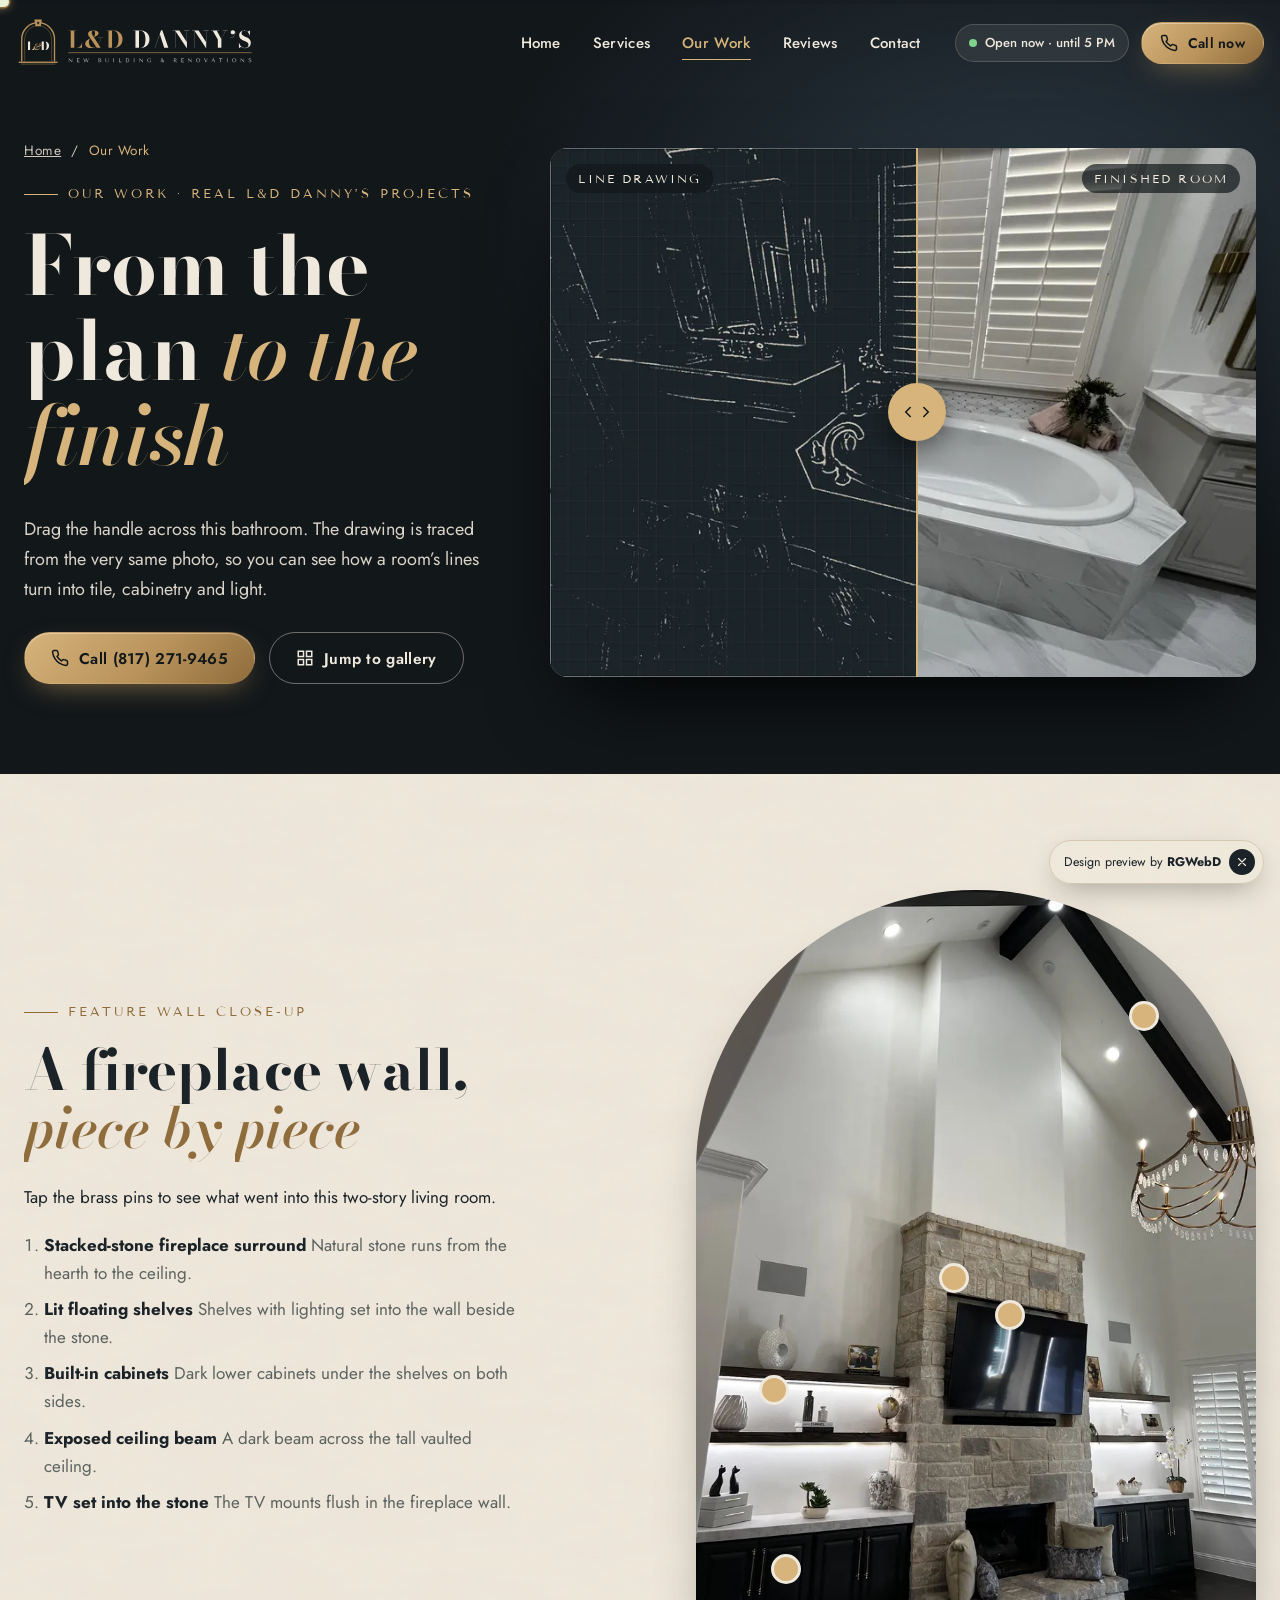
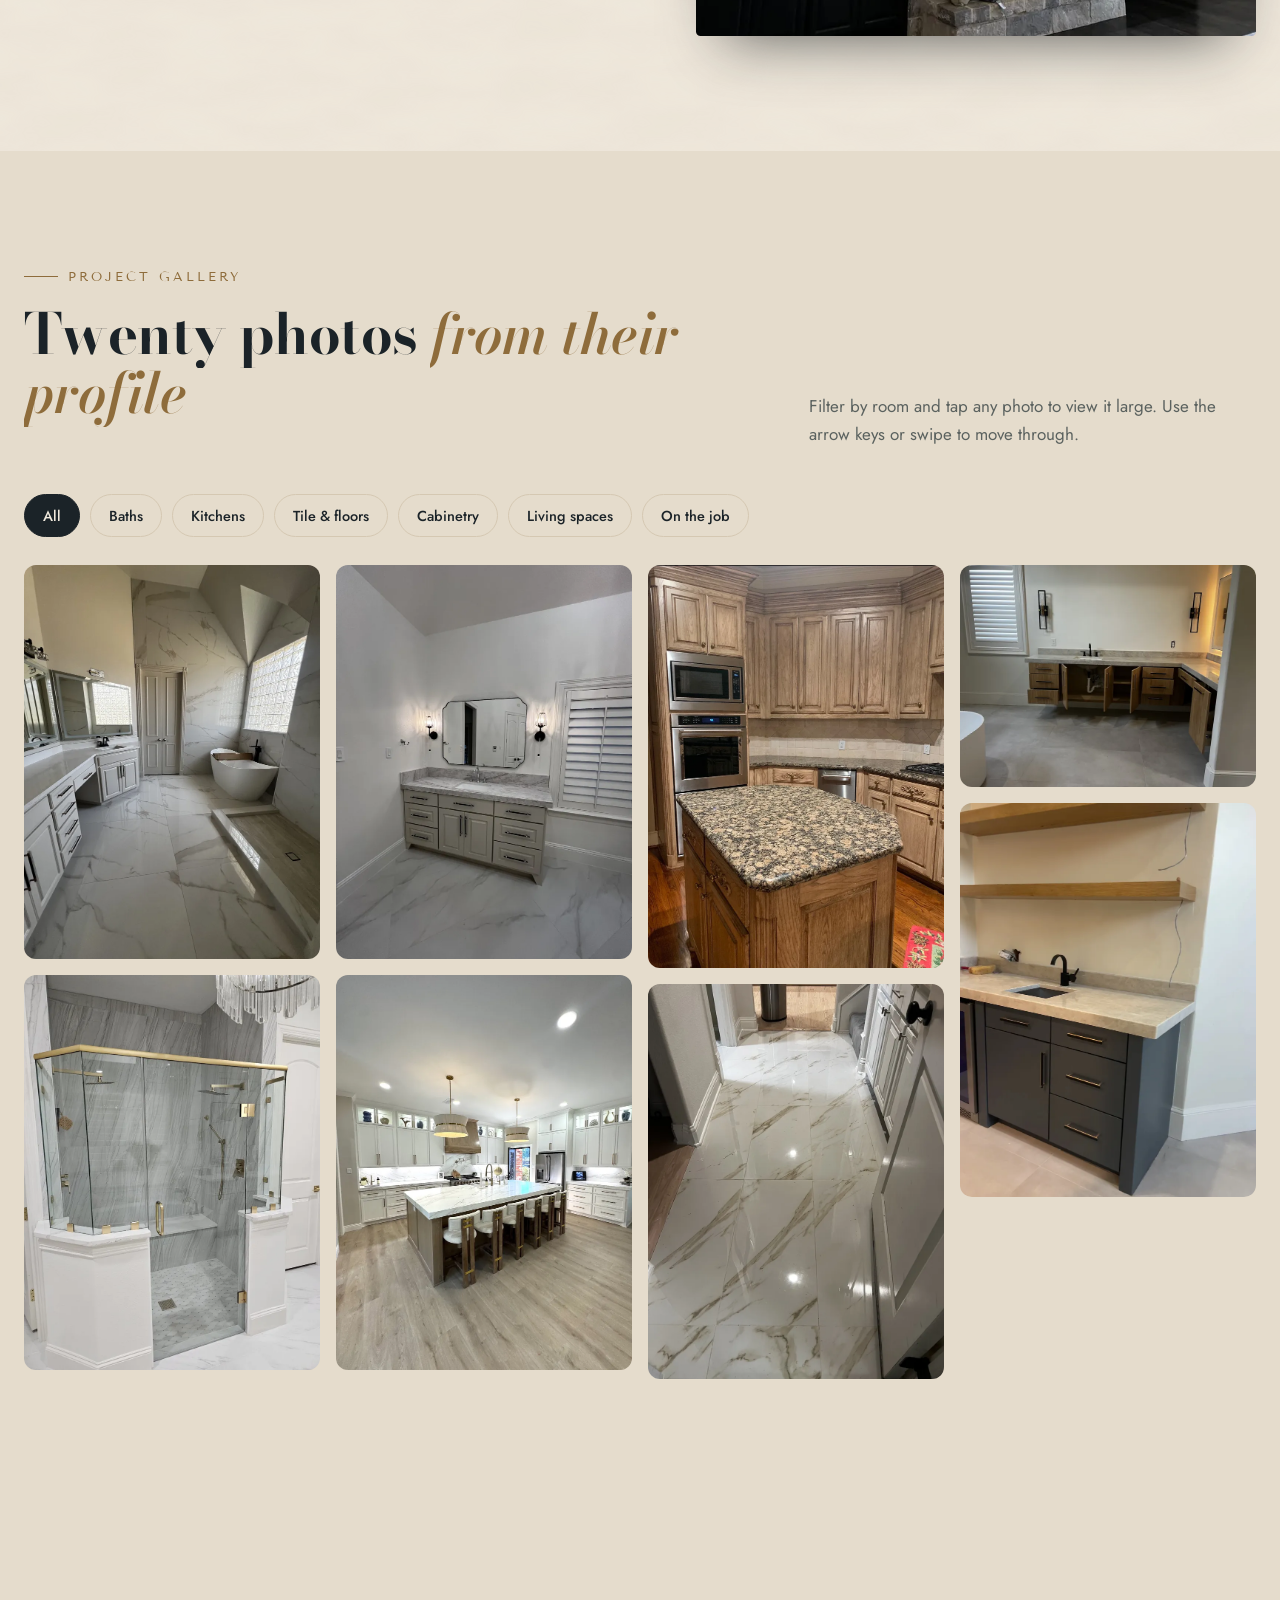
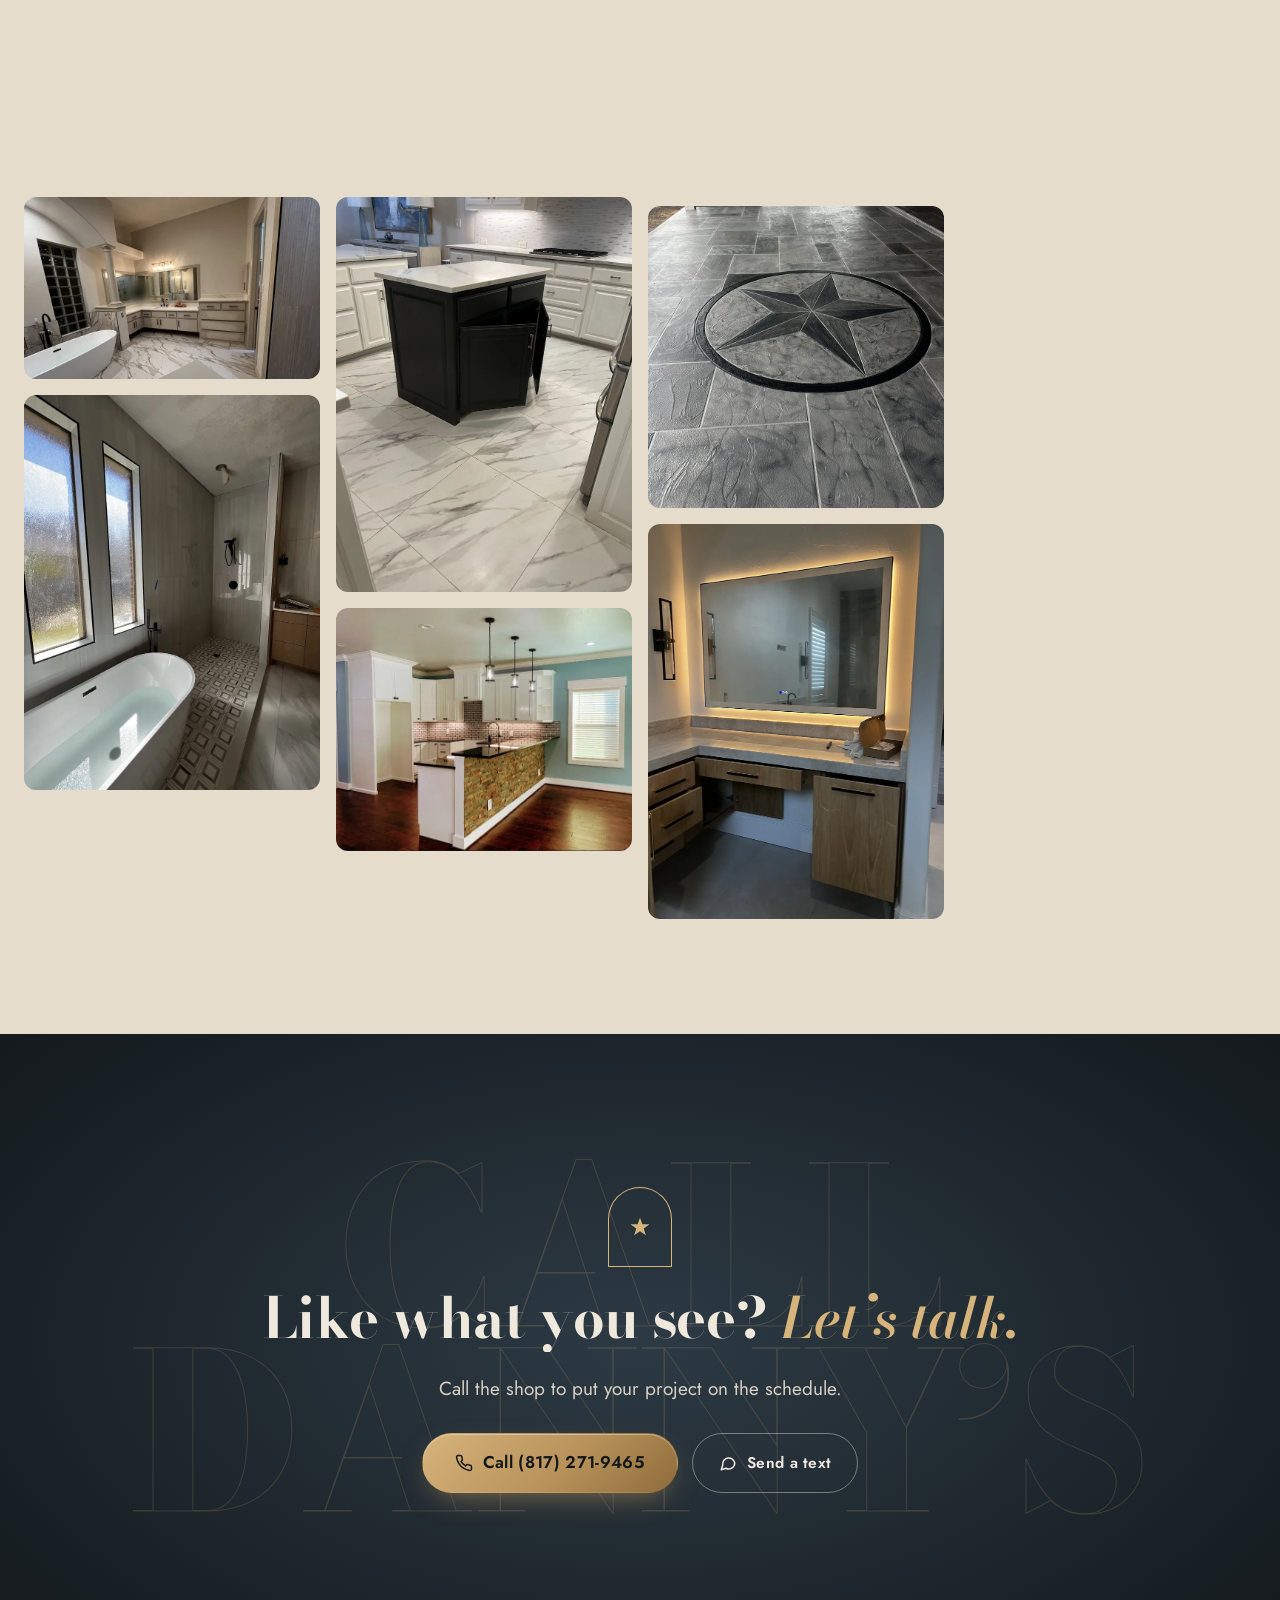
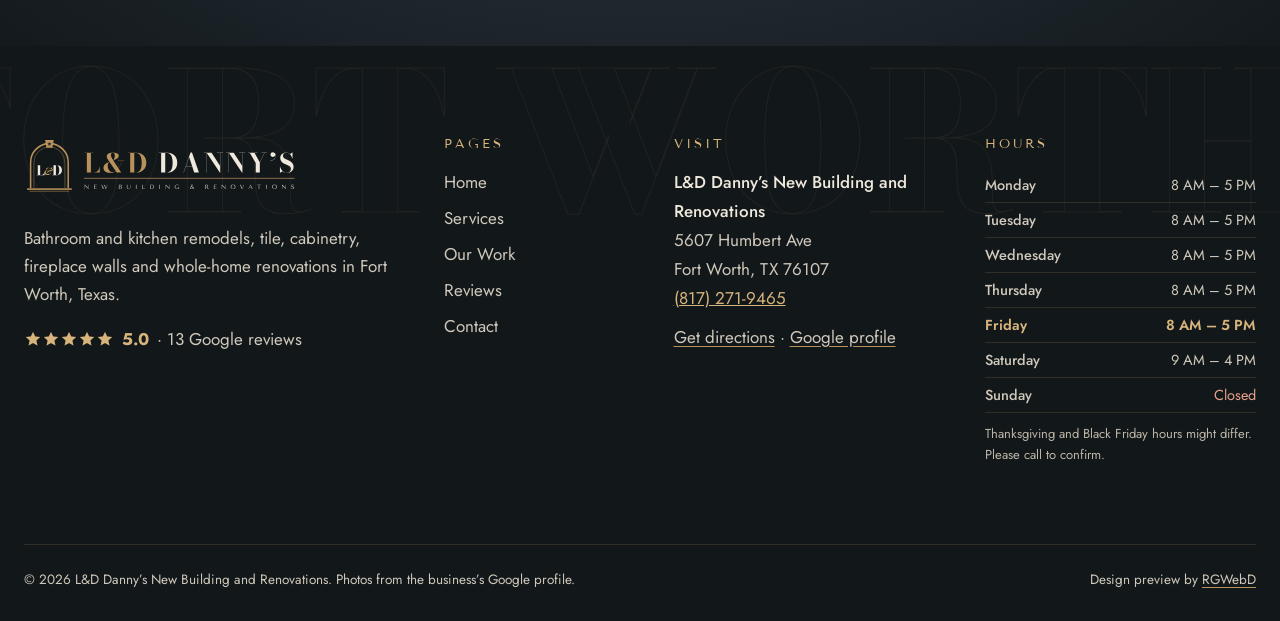
<file: work.html>
<!doctype html><html lang="en"><head><meta charset="utf-8"><meta name="viewport" content="width=device-width,initial-scale=1">
<title>Our Work: Remodel Photo Gallery | L&amp;D Danny’s, Fort Worth</title><meta name="description" content="Real bathroom, kitchen, tile, cabinetry and fireplace projects by L&amp;D Danny’s New Building and Renovations in Fort Worth, TX."><link rel="canonical" href="https://rgwebd.github.io/lddannys/work.html">
<meta property="og:type" content="website"><meta property="og:site_name" content="L&amp;D Danny’s New Building and Renovations"><meta property="og:title" content="Our Work: Remodel Photo Gallery | L&amp;D Danny’s, Fort Worth"><meta property="og:description" content="Real bathroom, kitchen, tile, cabinetry and fireplace projects by L&amp;D Danny’s New Building and Renovations in Fort Worth, TX."><meta property="og:url" content="https://rgwebd.github.io/lddannys/work.html"><meta property="og:image" content="https://rgwebd.github.io/lddannys/assets/og-image.jpg"><meta property="og:image:width" content="1200"><meta property="og:image:height" content="630">
<meta name="twitter:card" content="summary_large_image"><meta name="twitter:title" content="Our Work: Remodel Photo Gallery | L&amp;D Danny’s, Fort Worth"><meta name="twitter:description" content="Real bathroom, kitchen, tile, cabinetry and fireplace projects by L&amp;D Danny’s New Building and Renovations in Fort Worth, TX."><meta name="twitter:image" content="https://rgwebd.github.io/lddannys/assets/og-image.jpg">
<meta name="theme-color" content="#1B2328"><link rel="icon" href="favicon.ico" sizes="any"><link rel="icon" type="image/svg+xml" href="assets/brand/favicon.svg"><link rel="apple-touch-icon" href="apple-touch-icon.png">
<link rel="preconnect" href="https://fonts.googleapis.com"><link rel="preconnect" href="https://fonts.gstatic.com" crossorigin>
<link rel="stylesheet" href="https://fonts.googleapis.com/css2?family=Bodoni+Moda:ital,opsz,wght@0,6..96,500..800;1,6..96,500..700&family=Jost:wght@400;500;600&family=Tenor+Sans&display=swap">
<link rel="stylesheet" href="assets/styles.css"><script type="application/ld+json">{"@context": "https://schema.org", "@type": ["HomeAndConstructionBusiness", "GeneralContractor"], "@id": "https://rgwebd.github.io/lddannys/#business", "name": "L&D Danny’s New Building and Renovations", "alternateName": "L&D DANNY’S NEW BUILDING AND RENOVATIONS", "url": "https://rgwebd.github.io/lddannys/", "telephone": "+1-817-271-9465", "image": ["https://rgwebd.github.io/lddannys/assets/img/g08-1600.webp", "https://rgwebd.github.io/lddannys/assets/img/g15-1600.webp"], "logo": "https://rgwebd.github.io/lddannys/assets/brand/favicon-512.png", "address": {"@type": "PostalAddress", "streetAddress": "5607 Humbert Ave", "addressLocality": "Fort Worth", "addressRegion": "TX", "postalCode": "76107", "addressCountry": "US"}, "geo": {"@type": "GeoCoordinates", "latitude": 32.7185411, "longitude": -97.4066008}, "hasMap": "https://www.google.com/maps/place/L%26D+DANNY%E2%80%99S+NEW+BUILDING+AND+RENOVATIONS/@32.7185411,-97.4066008,14z/data=!4m6!3m5!1s0x864e73c94cb11ab7:0x7b06e44c6ac338e5!8m2!3d32.7185411!4d-97.4066008!16s%2Fg%2F11v3kzjpg_", "areaServed": {"@type": "City", "name": "Fort Worth, TX"}, "openingHoursSpecification": [{"@type": "OpeningHoursSpecification", "dayOfWeek": ["Monday", "Tuesday", "Wednesday", "Thursday", "Friday"], "opens": "08:00", "closes": "17:00"}, {"@type": "OpeningHoursSpecification", "dayOfWeek": "Saturday", "opens": "09:00", "closes": "16:00"}], "aggregateRating": {"@type": "AggregateRating", "ratingValue": "5.0", "reviewCount": 13, "bestRating": "5", "worstRating": "1"}, "amenityFeature": [{"@type": "LocationFeatureSpecification", "name": "Wheelchair-accessible entrance", "value": true}, {"@type": "LocationFeatureSpecification", "name": "Wheelchair-accessible parking lot", "value": true}], "knowsAbout": ["Bathroom remodeling", "Master bath renovation", "Kitchen remodeling", "Tile installation", "Cabinetry and vanities", "Fireplace and feature walls", "Whole-home remodeling"], "hasOfferCatalog": {"@type": "OfferCatalog", "name": "Remodeling services", "itemListElement": [{"@type": "Offer", "itemOffered": {"@type": "Service", "name": "Bathroom remodels"}}, {"@type": "Offer", "itemOffered": {"@type": "Service", "name": "Kitchen remodels"}}, {"@type": "Offer", "itemOffered": {"@type": "Service", "name": "Tile work"}}, {"@type": "Offer", "itemOffered": {"@type": "Service", "name": "Cabinetry and vanities"}}, {"@type": "Offer", "itemOffered": {"@type": "Service", "name": "Fireplace and feature walls"}}, {"@type": "Offer", "itemOffered": {"@type": "Service", "name": "Whole-home remodels"}}]}}</script><script type="application/ld+json">{"@context": "https://schema.org", "@type": "BreadcrumbList", "itemListElement": [{"@type": "ListItem", "position": 1, "name": "Home", "item": "https://rgwebd.github.io/lddannys/"}, {"@type": "ListItem", "position": 2, "name": "Our Work", "item": "https://rgwebd.github.io/lddannys/work.html"}]}</script></head>
<body class="inner"><a class="skip" href="#main">Skip to content</a>
<div class="lvl" aria-hidden="true"><i></i><b></b></div>
<header class="hdr"><div class="hdr-in">
<a class="brand" href="index.html" aria-label="L&amp;D Danny’s home"><svg class="lgo" role="img" aria-label="L&amp;D Danny’s New Building and Renovations" xmlns="http://www.w3.org/2000/svg" viewBox="0 0 538 122" width="538" height="122"><g transform="translate(0,0) scale(0.5)"><path d="M26 206 V104.0 A74.0 74.0 0 0 1 174 104.0 V206" fill="none" stroke="#B8925A" stroke-width="6" stroke-linejoin="miter"/><path d="M39 206 V104.0 A61.0 61.0 0 0 1 161 104.0 V206" fill="none" stroke="#B8925A" stroke-width="1.6"/><path d="M83.0 16 H117.0 L112.0 46 H88.0Z" fill="#B8925A"/><path d="M100.00,22.90 L102.12,28.58 L108.18,28.84 L103.44,32.62 L105.05,38.46 L100.00,35.11 L94.95,38.46 L96.56,32.62 L91.82,28.84 L97.88,28.58Z" fill="#1B2328"/><rect x="12" y="206" width="176" height="6" fill="#B8925A"/><rect x="22" y="216" width="156" height="2" fill="#B8925A"/><path d="M49.4719217108494 154.0V153.6099031982422H54.1531277655369V115.3900968017578H49.4719217108494V115.0H68.3407742499119V115.3900968017578H63.66774238956034V153.6099031982422H67.6283481144911Q70.40488674286811 153.6099031982422 72.57081020478218 152.7797741699219Q74.73673366669624 151.94964514160156 76.30956386689155 150.4338645019531Q77.88239406708686 148.91808386230468 78.87891460885538 146.84404193115233Q79.87543515062391 144.77 80.29413607835829 142.3H80.6864236081025V154.0Z M129.0225822476657 115.0Q135.38646123233377 115.0 139.91658233089044 117.4087451171875Q144.44670342944713 119.817490234375 146.85576754551056 124.19942651367188Q149.26483166157396 128.58136279296875 149.26483166157396 134.5Q149.26483166157396 138.94547790527344 147.8247995841609 142.53254162597656Q146.38476750674783 146.1196053466797 143.71748076358378 148.68596197509765Q141.05019402041972 151.25231860351562 137.32320018497052 152.6261593017578Q133.59620634952128 154.0 129.0175054217869 154.0H111.41120171084941V153.6099031982422H116.0924077655369V115.3900968017578H111.41120171084941V115.0ZM125.60702238956034 153.6099031982422H129.0175054217869Q131.7490717059666 153.6099031982422 133.61259996524393 152.13011614990234Q135.4761282245213 150.6503291015625 136.5965228778416 148.03216845703125Q137.7169175311619 145.4140078125 138.21466264834942 141.94387030029296Q138.7124077655369 138.47373278808593 138.7124077655369 134.49108709716796Q138.7124077655369 130.52148980025203 138.1461785785252 127.05662477460731Q137.57994939151348 123.5917597489626 136.40152287784161 120.97071532370005Q135.22309636416972 118.3496708984375 133.39508403506818 116.86988385009765Q131.5670717059666 115.3900968017578 129.0175054217869 115.3900968017578H125.60702238956034Z" fill="#EFE8DC"/><path d="M101.526160390625 144.40183504882813Q101.20979041015624 145.03457005859377 100.56488789550781 145.72814259277345Q99.91998538085937 146.42171512695313 98.9141003515625 146.89626514648438Q97.90821532226562 147.37081516601563 96.5048403125 147.37081516601563Q95.3123802734375 147.37081516601563 94.19698522460936 146.92060263183595Q93.08159017578124 146.47039009765626 92.35962514648438 145.4523400390625Q91.6376601171875 144.43428998046875 91.6376601171875 142.7632249121094Q91.6376601171875 140.24850491210938 93.45069261230468 138.48415481445312Q95.26372510742186 136.7198047167969 98.73564526367187 135.58412471679688Q99.83075041015624 135.22719968750002 101.15300541992187 134.80537469726562Q102.4752604296875 134.38354970703125 103.898920390625 133.92116224121094Q105.3225803515625 133.45877477539062 106.72596031249999 132.97204982421874Q108.12934027343749 132.4853248730469 109.38669532226561 132.03104990234377Q110.55482530273437 131.5848849511719 111.68238538085937 131.0576Q112.80994545898437 130.53031504882813 113.56435304199218 129.73128255371094Q114.31876062499998 128.93225005859375 114.31876062499998 127.69923497070313Q114.31876062499998 126.14984495117189 113.15063312011718 125.24129748535157Q111.98250561523437 124.33275001953126 110.303320625 124.33275001953126Q109.49211072265624 124.33275001953126 109.12707567382812 124.57611497070313Q110.01126584960937 124.94115001953126 110.4452484423828 125.56171009765626Q110.87923103515624 126.18227017578126 110.87923103515624 126.94478530273439Q110.87923103515624 127.82087041015626 110.34790097656249 128.49416046875Q109.81657091796873 129.16745052734376 108.98915583007812 129.5284330419922Q108.16174074218749 129.88941555664064 107.25320565429686 129.88941555664064Q105.97153044921873 129.88941555664064 105.14006282714843 129.17557044921875Q104.30859520507812 128.4617253417969 104.30859520507812 127.30983520507813Q104.30859520507812 126.1985001171875 105.02650274902342 125.42786506835938Q105.74441029296874 124.65723001953126 106.82329540039062 124.24352Q107.63449044921875 123.89470499023439 108.53086050781249 123.7851924951172Q109.42723056640624 123.67568000000001 110.12486553710937 123.67568000000001Q111.69859056640624 123.67568000000001 112.94377811035156 124.19890251464844Q114.18896565429687 124.72212502929688 114.91093068359373 125.89430259277344Q115.63289571289062 127.06648015625001 115.63289571289062 129.07824031250001Q115.63289571289062 131.195440625 114.76087056640624 132.70425826660158Q113.88884541992186 134.21307590820314 112.17318267089843 135.31630345214845Q110.45751992187499 136.41953099609375 107.934719609375 137.3361860058594Q106.81526459960936 137.7661259667969 105.50110970703125 138.2244608984375Q104.18695481445312 138.68279583007813 102.79573245605468 139.13707575195315Q101.40451009765624 139.59135567382813 100.07413021484373 140.03346561523438Q98.74375033203124 140.47557555664062 97.57562035156249 140.88929052734375Q96.52107025390625 141.2381055371094 95.6530803125 141.70860302246095Q94.78509037109374 142.1791005078125 94.28213795410156 142.82806545898438Q93.77918553710937 143.47703041015626 93.77918553710937 144.34502530273437Q93.77918553710937 145.5456052636719 94.67962298339843 146.07289269042968Q95.58006042968749 146.6001801171875 96.66708031249999 146.6001801171875Q97.87577029296874 146.6001801171875 98.73969779785156 146.14996263183593Q99.60362530273437 145.6997451464844 100.14712781738281 145.10757013671878Q100.69063033203125 144.51539512695314 100.90154035156249 144.08546506835938ZM97.06454553710937 129.8408198046875Q98.01365547851562 129.8408198046875 98.65045044921874 129.28920231933594Q99.28724541992187 128.73758483398439 99.28724541992187 127.85336990234376Q99.28724541992187 126.88802506835938 98.4800880517578 126.3039526513672Q97.67293068359373 125.71988023437501 96.37499583007812 125.71988023437501Q94.93105091796875 125.71988023437501 93.66963343261719 126.44996270996094Q92.40821594726562 127.18004518554689 91.64163343261717 128.47796766113282Q90.87505091796874 129.77589013671877 90.87505091796874 131.49563512695312Q90.87505091796874 131.99048000000002 90.98051087890624 132.52182986328125Q91.08597083984374 133.05317972656252 91.30500573242186 133.572359609375Q92.03508573242186 133.45067960937502 92.76516573242186 133.38983960937503Q93.49524573242186 133.32899960937502 93.86028573242187 133.32899960937502Q95.32044573242186 133.32899960937502 95.32044573242186 134.180759609375Q95.32044573242186 134.62691960937502 94.91484573242187 134.82971960937502Q94.50924573242187 135.03251960937502 94.06308573242187 135.03251960937502Q93.29244573242187 135.03251960937502 92.50152573242187 134.687759609375Q91.71060573242187 134.342999609375 91.26444573242186 134.140199609375Q89.82860588867186 134.667479609375 88.69697099609374 135.92483713378908Q87.56533610351562 137.18219465820314 86.92042616210937 138.88165469726565Q86.27551622070311 140.58111473632815 86.27551622070311 142.519879765625Q86.27551622070311 145.00214978515626 87.3868686376953 146.66916479492187Q88.49822105468749 148.3361798046875 90.56679095703124 149.18793980468752Q92.635360859375 150.0396998046875 95.45834082031249 150.0396998046875Q97.54313571289062 150.0396998046875 99.48596317871093 149.57325732910158Q101.42879064453123 149.10681485351563 102.96195814941404 148.1739323779297Q104.49512565429687 147.24104990234375 105.40772317871094 145.81739489257814Q106.32032070312499 144.3937398828125 106.32032070312499 142.4955398046875Q106.32032070312499 140.97048479492187 105.5821282080078 139.49409732910158Q104.84393571289061 138.01770986328125 102.97007064453123 137.12538491210938L103.46490561523436 136.74412487304687Q105.2495406640625 137.6689047558594 106.20269818847655 139.25885725097658Q107.15585571289061 140.84880974609376 107.15585571289061 142.87680974609376Q107.15585571289061 144.79124471679688 106.2513682080078 146.68133725097658Q105.346880703125 148.57142978515625 103.51762816894531 150.11675984375Q101.68837563476562 151.66208990234375 98.93841803222656 152.59496495117187Q96.1884604296875 153.52784 92.48129524414061 153.52784Q88.83901021484374 153.52784 85.9795401171875 152.51789500976562Q83.12007001953124 151.50795001953125 81.47334243652344 149.5286249902344Q79.82661485351562 147.5492999609375 79.82661485351562 144.62898986328125Q79.82661485351562 142.00070978515626 81.17725493164062 139.80641972656252Q82.52789500976561 137.61212966796876 84.98175520507812 136.05868463867188Q87.43561540039062 134.505239609375 90.73716573242187 133.815719609375Q88.895760546875 133.16675465820313 88.03183799316406 132.02295968750002Q87.16791543945311 130.87916471679688 87.16791543945311 129.58935473632812Q87.16791543945311 127.8939398046875 88.36443791503905 126.76230986328126Q89.56096039062498 125.63067992187501 91.36993787597655 125.05877996093751Q93.17891536132811 124.48688000000001 95.077120390625 124.48688000000001Q97.64050050781249 124.48688000000001 98.9140879736328 125.39948247558596Q100.18767543945312 126.31208495117188 100.18767543945312 127.74791489257814Q100.18767543945312 129.19185485351562 99.14528046875 129.88137732910155Q98.10288549804687 130.5708998046875 97.05643056640625 130.5708998046875Z" fill="#B8925A"/></g><path d="M118.96909033203124 72.0V71.6099031982422H123.64426452636718V33.390096801757814H118.96909033203124V33.0H136.3842645263672V33.390096801757814H131.7172645263672V71.6099031982422H136.96887097167968Q139.83778387451173 71.6099031982422 141.91926129150391 70.77977416992188Q144.0007387084961 69.94964514160156 145.39562902832031 68.43386450195312Q146.79051934814453 66.91808386230468 147.5870403137207 64.84404193115233Q148.38356127929688 62.769999999999996 148.6695612792969 60.3H149.06374517822266V72.0ZM182.454 72.0 165.242 46.519999999999996Q164.228 45.038 163.539 43.254956451416014Q162.85 41.47191290283203 162.85 40.119912902832034Q162.85 37.77991290283203 164.39049999999997 36.06391290283203Q165.93099999999998 34.347912902832036 168.69349999999997 33.41395645141602Q171.456 32.480000000000004 175.12199999999999 32.480000000000004Q178.554 32.480000000000004 181.09550000000002 33.26650000000001Q183.637 34.053000000000004 185.028 35.483000000000004Q186.41899999999998 36.913000000000004 186.41899999999998 38.863Q186.41899999999998 40.67 185.52980484008788 41.99415322875977Q184.64060968017577 43.31830645751953 183.0900887145996 44.31913388061524Q181.53956774902343 45.31996130371094 179.5429596862793 46.137114532470704Q177.54635162353514 46.95426776123047 175.33635162353517 47.75135485839844L175.14278063964844 47.49647741699219Q175.88378063964842 46.98947741699219 176.69108547973633 46.105108062744144Q177.4983903198242 45.2207387084961 178.05219515991212 43.51086935424805Q178.606 41.801 178.606 38.85Q178.606 37.38843548583984 178.307 36.00674194335937Q178.00799999999998 34.62504840087891 177.22799999999998 33.729180664062504Q176.44799999999998 32.8333129272461 174.992 32.8333129272461Q173.575 32.8333129272461 172.7105 33.601224212646486Q171.846 34.36913549804688 171.45600000000002 35.544872589111336Q171.066 36.720609680175784 171.066 37.94408709716797Q171.066 39.49108709716797 172.132 41.75754354858398Q173.19799999999998 44.024 174.862 46.519999999999996L191.26982257080078 71.6099031982422H197.742V72.0ZM169.142 72.52Q165.034 72.52 162.18904354858398 71.28295645141601Q159.34408709716797 70.04591290283203 157.86858709716796 67.85541290283203Q156.39308709716795 65.66491290283203 156.39308709716795 62.83091290283203Q156.39308709716795 60.38691290283203 157.403 58.512869354248046Q158.41291290283203 56.63882580566406 159.96882580566407 55.26323870849609Q161.5247387084961 53.887651611328124 163.22160806274414 52.947564514160156Q164.91847741699218 52.00747741699219 166.33343386840818 51.42489031982422Q167.7483903198242 50.842303222656255 168.42439031982423 50.53030322265625L168.57635162353515 50.80226776123047Q167.34135162353516 51.48235485839844 166.48650323486328 52.53998388671875Q165.6316548461914 53.597612915039065 165.1928064575195 55.12528549194336Q164.75395806884765 56.65295806884765 164.75395806884765 58.76304516601563Q164.75395806884765 60.970041931152345 165.3242838745117 63.12969192504883Q165.8946096801758 65.28934191894531 167.01297903442384 67.05101449584961Q168.13134838867188 68.8126870727539 169.78067419433594 69.86679513549805Q171.43 70.92090319824219 173.56199999999998 70.92090319824219Q176.23739031982421 70.92090319824219 178.74378063964843 69.69296932983399Q181.25017095947265 68.46503546142579 183.41782257080078 66.28494998168946Q185.5854741821289 64.10486450195313 187.282712890625 61.222409667968755Q188.97995159912108 58.33995483398438 190.06545159912108 55.006956451416016Q191.15095159912107 51.673958068847654 191.47112579345702 48.161741943359374H191.86122259521483Q191.51987420654297 51.63756774902344 190.3964822692871 55.12230645751953Q189.27309033203124 58.607045166015624 187.3851112976074 61.729827423095706Q185.49713226318357 64.85260968017579 182.8352838745117 67.28639193725587Q180.17343548583983 69.72017419433594 176.7507177429199 71.12008709716797Q173.328 72.52 169.142 72.52ZM184.742 48.47009680175781V48.08H197.22199999999998V48.47009680175781ZM220.91534135224595 33.0Q227.09826452636716 33.0 231.52115180474937 35.457Q235.9440390831316 37.914 238.3116082561654 42.308Q240.6791774291992 46.702 240.6791774291992 52.5Q240.6791774291992 56.855000000000004 239.26422097778317 60.43Q237.84926452636716 64.005 235.23626452636717 66.5985Q232.62326452636717 69.19200000000001 228.98976452636717 70.596Q225.35626452636717 72.0 220.91026452636717 72.0H204.27509033203123V71.6099031982422H208.95026452636716V33.390096801757814H204.27509033203123V33.0ZM217.02326452636717 71.6099031982422H220.91026452636717Q223.91326452636716 71.6099031982422 225.96076452636714 70.08186126708985Q228.00826452636716 68.5538193359375 229.24326452636717 65.8964515991211Q230.47826452636718 63.23908386230469 231.02426452636718 59.787041931152345Q231.57026452636717 56.335 231.57026452636717 52.49108709716797Q231.57026452636717 48.65608709716797 230.95276452636716 45.21047142746673Q230.33526452636715 41.76485575776549 229.04826452636718 39.105518210914Q227.76126452636717 36.4461806640625 225.74626452636716 34.91813873291016Q223.73126452636717 33.390096801757814 220.91026452636717 33.390096801757814H217.02326452636717Z" fill="#B8925A"/><path d="M281.807341352246 33.0Q287.99026452636724 33.0 292.4131518047494 35.457Q296.83603908313165 37.914 299.20360825616547 42.308Q301.5711774291992 46.702 301.5711774291992 52.5Q301.5711774291992 56.855000000000004 300.1562209777832 60.43Q298.7412645263672 64.005 296.1282645263672 66.5985Q293.5152645263672 69.19200000000001 289.8817645263672 70.596Q286.2482645263672 72.0 281.8022645263672 72.0H265.1670903320313V71.6099031982422H269.8422645263672V33.390096801757814H265.1670903320313V33.0ZM277.9152645263672 71.6099031982422H281.8022645263672Q284.80526452636724 71.6099031982422 286.8527645263672 70.08186126708985Q288.9002645263672 68.5538193359375 290.1352645263672 65.8964515991211Q291.37026452636724 63.23908386230469 291.91626452636723 59.787041931152345Q292.4622645263672 56.335 292.4622645263672 52.49108709716797Q292.4622645263672 48.65608709716797 291.8447645263672 45.21047142746673Q291.2272645263672 41.76485575776549 289.94026452636723 39.105518210914Q288.65326452636725 36.4461806640625 286.63826452636727 34.91813873291016Q284.6232645263672 33.390096801757814 281.8022645263672 33.390096801757814H277.9152645263672ZM318.38648065185555 59.513745178222656V59.12364837646484H333.55649359130865V59.513745178222656ZM330.5478322753907 32.22817419433594 344.1996548461915 71.6099031982422H347.98491937255864V72.0H330.2354387207032V71.6099031982422H334.85674194335945L325.00426776123055 41.14026452636719L314.3004903564454 71.6099031982422H320.34726452636727V72.0H308.89909033203134V71.6099031982422H313.8432600968724L327.70260644531254 32.22817419433594ZM359.67275488281257 33.0V71.6099031982422H365.70066778564455V72.0H354.0610903320313V71.6099031982422H359.26630969238283V33.390096801757814H354.0610903320313V33.0ZM391.59592907714847 33.0V33.390096801757814H386.1318419799805V72.52H385.61579685661593L359.4041387329102 33.0H369.0111387329102L385.7294838867188 58.74556451416016V33.388637510362145H379.78626776123053V33.0ZM403.27475488281254 33.0V71.6099031982422H409.3026677856446V72.0H397.66309033203135V71.6099031982422H402.86830969238287V33.390096801757814H397.66309033203135V33.0ZM435.1979290771485 33.0V33.390096801757814H429.7338419799805V72.52H429.217796856616L403.00613873291024 33.0H412.6131387329102L429.33148388671884 58.74556451416016V33.388637510362145H423.38826776123057V33.0ZM451.3010903320313 72.0V71.6099031982422H455.97700323486333V53.283534625647604L444.45570324707035 33.390096801757814H440.9100032348633V33.0H459.1100032348633V33.390096801757814H453.8116161499024L463.8226516113282 51.6912935180664L473.0678677368164 33.390096801757814H467.21904840087893V33.0H478.09000323486333V33.390096801757814H473.55492260742193L464.03700323486333 52.1493935546875V71.6099031982422H469.25000323486336V72.0ZM484.86 48.61078387451172V48.21251287841797Q487.2519515991211 48.21251287841797 489.2245790100098 47.32853707885742Q491.19720642089845 46.44456127929687 492.5425096435547 44.85023870849609Q493.88781286621094 43.25591613769531 494.4299225463867 41.10872421264648Q494.97203222656253 38.961532287597656 494.49886126708986 36.42210003662109H494.6407774047852Q494.69760321044924 37.648138732910155 494.00953869628904 38.742896789550784Q493.3214741821289 39.837654846191406 492.1683887023926 40.5268274230957Q491.01530322265626 41.216 489.67 41.216Q487.421 41.216 486.1925 39.8315Q484.964 38.446999999999996 484.964 36.588Q484.964 35.339999999999996 485.6465 34.280499999999996Q486.329 33.221 487.47950000000003 32.5905Q488.63 31.96 490.00800000000004 31.96Q491.41200000000003 31.96 492.6015 32.759869354248046Q493.791 33.55973870849609 494.4995 35.024651611328125Q495.208 36.48956451416015 495.208 38.517564514160156Q495.208 41.32482580566406 493.947 43.614130645751956Q492.68600000000004 45.90343548583984 490.3655 47.25710968017578Q488.045 48.61078387451172 484.86 48.61078387451172ZM517.4536580810546 72.77182580566407Q514.5320064697265 72.77182580566407 512.3637887268067 71.82208709716798Q510.1955709838867 70.87234838867188 508.6411354980469 69.25960968017579L503.96566455078124 72.52H503.6041774291992V60.29591290283203H504.01618713378906Q504.75792584228515 62.5616064453125 505.85066455078123 64.71197418212891Q506.9434032592773 66.86234191894532 508.5137935791015 68.58947094726562Q510.08418389892574 70.31659997558594 512.2211822814941 71.3361644897461Q514.3581806640625 72.35572900390625 517.196612915039 72.35572900390625Q519.6844387207032 72.35572900390625 521.4784387207031 71.37609997558593Q523.2724387207031 70.39647094726563 524.2364822692871 68.66823385620117Q525.200525817871 66.93999676513673 525.200525817871 64.67912902832032Q525.200525817871 62.56012902832031 524.060612915039 61.132172576904296Q522.920700012207 59.70421612548828 521.050743560791 58.666259674072265Q519.1807871093749 57.62830322265625 516.9379177551269 56.6984338684082Q514.6950484008789 55.76856451416016 512.4521790466308 54.687151611328126Q510.2093096923828 53.60573870849609 508.33935324096683 52.08232580566406Q506.4693967895508 50.558912902832034 505.3294838867188 48.33145645141602Q504.1895709838867 46.104 504.1895709838867 42.88Q504.1895709838867 39.625912902832034 505.81494033813476 37.29445645141602Q507.4403096923828 34.963 510.0748532409668 33.721500000000006Q512.7093967895507 32.480000000000004 515.7376580810546 32.480000000000004Q518.0913967895508 32.480000000000004 520.0581145324707 33.229912902832034Q522.0248322753906 33.97982580566406 523.5491806640625 35.46739031982422L528.093912902832 32.480000000000004H528.4349645385741V44.18817419433594H528.0270419311523Q526.9870419311524 40.663351623535156 525.3211951599121 38.13970162963867Q523.6553483886719 35.61605163574219 521.3356112976074 34.27520486450196Q519.015874206543 32.93435809326172 516.0344419555664 32.93435809326172Q512.8958774414062 32.93435809326172 511.2808984069824 34.67057260131836Q509.66591937255856 36.406787109375 509.66591937255856 39.06174194335938Q509.66591937255856 40.950829040527346 510.7948758239746 42.27274194335938Q511.9238322753906 43.5946548461914 513.7698322753906 44.617567749023436Q515.6158322753906 45.64048065185547 517.8367887268066 46.602850006103516Q520.0577451782226 47.56521936035156 522.2766580810546 48.720545166015626Q524.4955709838868 49.87587097167969 526.3415709838866 51.46669677734375Q528.1875709838866 53.05752258300781 529.3165274353028 55.32434838867187Q530.4454838867188 57.591174194335935 530.4454838867188 60.82Q530.4454838867188 64.46 528.7294838867188 67.14245645141601Q527.0134838867187 69.82491290283203 524.0665709838868 71.29836935424805Q521.1196580810547 72.77182580566407 517.4536580810546 72.77182580566407Z" fill="#EFE8DC"/><path d="M126.35848 95.686V102.22370000000001H126.3096L119.5275 95.53936000000002H119.4664V104.24000000000001H120.02852V97.70230000000001H120.0774L126.8595 104.38664000000001H126.9206V95.686ZM137.93522959999999 95.686V104.24000000000001H143.45866959999998V103.56790000000001H139.0472496V99.98744H142.8354496V99.42532000000001H139.0472496V96.35810000000001H143.45866959999998V95.686ZM152.2736992 95.686 155.3042592 104.24000000000001H156.0374592L158.3714792 97.55566000000002H158.4325792L160.6932792 104.24000000000001H161.4142592L164.4448192 95.686H163.8826992L161.3531592 102.82248000000001H161.3042792L158.9213792 95.686H158.3959192L155.9641392 102.78582000000002H155.9152592L153.3979392 95.686ZM186.7184784 104.24000000000001H189.7856984Q190.60443840000002 104.24000000000001 191.1665584 104.02615Q191.7286784 103.81230000000001 192.0708384 103.47014000000001Q192.41299840000002 103.12798000000001 192.56574840000002 102.69417000000001Q192.71849840000002 102.26036 192.71849840000002 101.82044Q192.71849840000002 101.1239 192.41910840000003 100.70842000000002Q192.1197184 100.29294000000002 191.7042384 100.07298000000002Q191.2887584 99.85302000000001 190.8488384 99.77970000000002Q190.4089184 99.70638000000001 190.14007840000002 99.69416000000001V99.64528000000001Q190.5677784 99.64528000000001 190.94659840000003 99.48031Q191.32541840000002 99.31534 191.61258840000002 99.05261000000002Q191.89975840000002 98.78988000000001 192.0708384 98.44161000000001Q192.2419184 98.09334000000001 192.2419184 97.70230000000001Q192.2419184 97.36014000000002 192.0952784 97.00576000000001Q191.94863840000002 96.65138000000002 191.64924840000003 96.35810000000001Q191.34985840000002 96.06482000000001 190.8793884 95.87541000000002Q190.4089184 95.686 189.77347840000002 95.686H186.7184784ZM187.8304984 103.70232000000001V99.96300000000001H189.1746984Q189.77347840000002 99.96300000000001 190.21339840000002 100.12186000000001Q190.65331840000002 100.28072000000002 190.94048840000002 100.54956000000001Q191.22765840000002 100.81840000000001 191.3681884 101.17278000000002Q191.50871840000002 101.52716000000001 191.50871840000002 101.91820000000001Q191.50871840000002 102.34590000000001 191.35596840000002 102.67584000000002Q191.20321840000003 103.00578000000002 190.94659840000003 103.23796000000002Q190.68997840000003 103.47014000000001 190.34170840000002 103.58623000000001Q189.9934384 103.70232000000001 189.60239840000003 103.70232000000001ZM187.8304984 99.42532000000001V96.22368000000002H189.3213384Q189.79791840000001 96.22368000000002 190.13396840000001 96.35810000000001Q190.47001840000001 96.49252000000001 190.6838684 96.71248000000001Q190.8977184 96.93244000000001 190.99547840000002 97.21350000000001Q191.09323840000002 97.49456 191.09323840000002 97.77562Q191.09323840000002 98.13000000000001 190.9527084 98.43550000000002Q190.81217840000002 98.74100000000001 190.56166840000003 98.96096000000001Q190.3111584 99.18092000000001 189.98732840000002 99.30312Q189.6634984 99.42532000000001 189.2968984 99.42532000000001ZM202.38892800000002 95.686V100.9406Q202.38892800000002 101.44162000000001 202.48668800000002 102.04651000000001Q202.58444800000004 102.65140000000001 202.95104800000001 103.17075000000001Q203.31764800000002 103.69010000000002 204.03862800000002 104.03837000000001Q204.75960800000001 104.38664000000001 206.00604800000002 104.38664000000001Q206.78812800000003 104.38664000000001 207.39301800000004 104.14224000000002Q207.99790800000002 103.89784 208.40727800000002 103.47014000000001Q208.81664800000001 103.04244000000001 209.02438800000002 102.47421000000001Q209.23212800000002 101.90598000000001 209.23212800000002 101.25832000000001V95.686H208.69444800000002V100.85506000000001Q208.69444800000002 101.1239 208.682228 101.39885000000001Q208.67000800000002 101.67380000000001 208.60890800000004 101.94875000000002Q208.54780800000003 102.22370000000001 208.41949800000003 102.49254Q208.29118800000003 102.76138 208.04678800000002 103.03022000000001Q207.60686800000002 103.50680000000001 207.05696800000004 103.67788000000002Q206.50706800000003 103.84896 205.90828800000003 103.84896Q205.39504800000003 103.84896 204.99789800000002 103.6901Q204.60074800000004 103.53124000000001 204.24636800000002 103.21352Q203.96530800000002 102.96912 203.818668 102.72472Q203.672028 102.48032 203.59870800000002 102.24203Q203.52538800000002 102.00374000000001 203.513168 101.75934000000001Q203.50094800000002 101.51494000000001 203.50094800000002 101.27054000000001V95.686ZM220.24675760000002 95.686V104.24000000000001H221.35877760000002V95.686ZM232.86220720000003 104.24000000000001V95.686H233.97422720000003V103.56790000000001H238.38564720000002V104.24000000000001ZM248.42267680000006 104.24000000000001V95.686H251.23327680000006Q252.24753680000003 95.686 253.09071680000005 96.00983000000001Q253.93389680000004 96.33366000000001 254.53878680000003 96.90189000000001Q255.14367680000004 97.47012000000001 255.47972680000004 98.25220000000002Q255.81577680000004 99.03428000000001 255.81577680000004 99.93856000000001Q255.81577680000004 100.87950000000001 255.46750680000002 101.66769000000001Q255.11923680000004 102.45588000000001 254.51434680000006 103.03022000000001Q253.90945680000004 103.60456 253.10293680000007 103.92228Q252.29641680000006 104.24000000000001 251.37991680000005 104.24000000000001ZM249.53469680000003 103.70232000000001H250.87889680000004Q251.88093680000006 103.70232000000001 252.58358680000003 103.36627000000001Q253.28623680000004 103.03022000000001 253.73837680000003 102.49254000000002Q254.19051680000004 101.95486000000001 254.39825680000004 101.28887Q254.60599680000004 100.62288000000001 254.60599680000004 99.96300000000001Q254.60599680000004 99.22980000000001 254.36159680000003 98.55159Q254.11719680000004 97.87338000000001 253.64672680000004 97.35403000000001Q253.17625680000003 96.83468 252.47971680000003 96.52918000000001Q251.78317680000004 96.22368000000002 250.87889680000004 96.22368000000002H249.53469680000003ZM266.2194064 95.686V104.24000000000001H267.33142640000005V95.686ZM285.726936 95.686V102.22370000000001H285.678056L278.895956 95.53936000000002H278.83485600000006V104.24000000000001H279.39697600000005V97.70230000000001H279.44585600000005L286.22795600000006 104.38664000000001H286.289056V95.686ZM305.08782560000003 100.42736000000001H302.66826560000004V100.92838H304.0369056V103.14020000000001Q303.48700560000003 103.49458000000001 302.9126656 103.66566Q302.3383256 103.83674 301.6051256 103.83674Q300.6397456 103.83674 299.91876560000003 103.54346000000001Q299.19778560000003 103.25018000000001 298.7212056 102.73083000000001Q298.2446256 102.21148000000001 298.00633560000006 101.49661Q297.76804560000005 100.78174000000001 297.76804560000005 99.92634000000001Q297.76804560000005 99.08316 297.99411560000004 98.37440000000001Q298.22018560000004 97.66564000000001 298.6723256 97.1524Q299.1244656 96.63916 299.7782356 96.35810000000001Q300.4320056 96.07704000000001 301.2996256 96.07704000000001Q301.8739656 96.07704000000001 302.37498560000006 96.19924Q302.87600560000004 96.32144000000001 303.2670456000001 96.51696000000001Q303.65808560000005 96.71248000000001 303.9085956 96.96299000000002Q304.15910560000003 97.21350000000001 304.23242560000006 97.47012000000001H305.1122656Q305.00228560000005 97.20128000000001 304.7395556 96.86523000000001Q304.47682560000004 96.52918000000001 304.0246856 96.23590000000002Q303.5725456 95.94262 302.90655560000005 95.74099000000001Q302.2405656 95.53936000000002 301.33628560000005 95.53936000000002Q300.29758560000005 95.53936000000002 299.4238556 95.83264000000001Q298.5501256 96.12592000000001 297.9146856 96.67582000000002Q297.2792456 97.22572000000001 296.92486560000003 98.02613000000001Q296.57048560000004 98.82654000000001 296.57048560000004 99.84080000000002Q296.57048560000004 100.70842 296.84543560000003 101.52105Q297.1203856 102.33368000000002 297.68861560000005 102.97523000000001Q298.2568456 103.61678 299.1366856 104.00171Q300.0165256 104.38664000000001 301.2385256 104.38664000000001Q302.15502560000004 104.38664000000001 302.8637856 104.18501Q303.5725456 103.98338000000001 304.0369056 103.73898000000001V104.24000000000001H305.08782560000003ZM332.4694448 103.50680000000001Q331.7240248 104.0567 331.1313548 104.21556000000001Q330.5386848 104.37442000000001 330.0376648 104.37442000000001Q329.2922448 104.37442000000001 328.72401479999996 104.17279000000002Q328.1557848 103.97116000000001 327.7708548 103.63511000000001Q327.3859248 103.29906000000001 327.1904048 102.87136000000001Q326.9948848 102.44366000000001 326.9948848 102.00374000000001Q326.9948848 101.53938000000001 327.1720748 101.14834000000002Q327.3492648 100.75730000000001 327.6608748 100.42125000000001Q327.9724848 100.08520000000001 328.3879648 99.81025000000001Q328.8034448 99.5353 329.2922448 99.30312Q328.9012048 98.75322000000001 328.6262548 98.29497Q328.35130480000004 97.83672000000001 328.35130480000004 97.32348Q328.35130480000004 97.01798000000001 328.4551748 96.69415000000001Q328.55904480000004 96.37032 328.78511480000003 96.11370000000001Q329.0111848 95.85708000000001 329.3594548 95.69211000000001Q329.7077248 95.52714 330.1965248 95.52714Q330.57534480000004 95.52714 330.9052848 95.64934000000001Q331.2352248 95.77154000000002 331.4796248 96.00372000000002Q331.7240248 96.23590000000002 331.8706648 96.55973000000002Q332.01730480000003 96.88356000000002 332.01730480000003 97.28682Q332.01730480000003 97.80006000000002 331.6690348 98.29497Q331.3207648 98.78988000000001 330.46536480000003 99.19314000000001L332.89714480000004 102.39478000000001Q333.2637448 101.90598000000001 333.4592648 101.27665000000002Q333.6547848 100.64732000000001 333.6914448 99.66972000000001H334.6446048Q334.5835048 100.32960000000001 334.3940948 100.85506000000001Q334.2046848 101.38052 333.9786148 101.78378000000001Q333.7525448 102.18704000000001 333.53869480000003 102.44977Q333.3248448 102.7125 333.2148648 102.83470000000001L334.3268848 104.24000000000001H333.0315648ZM330.25762480000003 96.06482000000001Q329.9887848 96.06482000000001 329.7993748 96.15647000000001Q329.6099648 96.24812000000001 329.48776480000004 96.39476000000002Q329.3655648 96.54140000000001 329.31057480000004 96.72470000000001Q329.2555848 96.90800000000002 329.2555848 97.0913Q329.2555848 97.519 329.5244248 97.92837Q329.79326480000003 98.33774000000001 330.1843048 98.82654000000001Q330.3431648 98.74100000000001 330.5325748 98.58825000000002Q330.72198480000003 98.4355 330.88084480000003 98.23387000000001Q331.03970480000004 98.03224000000002 331.1435748 97.77562Q331.24744480000004 97.519 331.24744480000004 97.21350000000001Q331.24744480000004 97.05464 331.1985648 96.85301000000001Q331.1496848 96.65138000000002 331.0397048 96.48030000000001Q330.92972480000003 96.30922000000001 330.7403148 96.18702000000002Q330.5509048 96.06482000000001 330.25762480000003 96.06482000000001ZM329.5977448 99.73082000000001Q328.70568480000003 100.19518000000001 328.36963480000003 100.64732000000001Q328.0335848 101.09946000000001 328.0335848 101.64936000000002Q328.0335848 102.15038000000001 328.24132480000003 102.53531000000001Q328.44906480000003 102.92024 328.78511480000003 103.18908000000002Q329.12116480000003 103.45792000000002 329.53053480000005 103.59845000000001Q329.9399048 103.73898000000001 330.3431648 103.73898000000001Q330.4409248 103.73898000000001 330.64255479999997 103.72065Q330.8441848 103.70232000000001 331.1008048 103.64122Q331.3574248 103.58012000000001 331.6323748 103.45792Q331.9073248 103.33572000000001 332.1639448 103.11576000000001ZM356.796064 95.686V104.24000000000001H357.908084V100.46402H358.445764Q358.787924 100.46402 359.01399399999997 100.52512000000002Q359.24006399999996 100.58622000000001 359.423364 100.73286000000002Q359.60666399999997 100.87950000000001 359.76552399999997 101.11168Q359.924384 101.34386 360.144344 101.68602000000001L361.10972399999997 103.11576000000001Q361.293024 103.39682 361.470214 103.629Q361.647404 103.86118 361.855144 104.02615Q362.062884 104.19112000000001 362.325614 104.28888Q362.588344 104.38664000000001 362.95494399999995 104.38664000000001Q363.22378399999997 104.38664000000001 363.394864 104.3622Q363.565944 104.33776 363.73702399999996 104.24000000000001V103.78786000000001Q363.67592399999995 103.80008000000001 363.614824 103.80619000000002Q363.553724 103.81230000000001 363.492624 103.81230000000001Q363.236004 103.81230000000001 363.040484 103.73898Q362.844964 103.66566 362.673884 103.52513Q362.50280399999997 103.3846 362.34394399999996 103.18297000000001Q362.18508399999996 102.98134 362.014004 102.72472Q361.500764 101.97930000000001 361.219704 101.53327000000002Q360.93864399999995 101.08724000000001 360.77367399999997 100.84284000000001Q360.608704 100.59844000000001 360.50483399999996 100.48846Q360.400964 100.37848000000001 360.254324 100.30516000000001L360.132124 100.24406V100.19518000000001Q360.718684 100.15852000000001 361.140274 99.93856000000001Q361.56186399999996 99.71860000000001 361.83070399999997 99.38866000000002Q362.099544 99.05872000000001 362.22174399999994 98.67379000000001Q362.34394399999996 98.28886000000001 362.34394399999996 97.92226000000001Q362.34394399999996 97.59232000000002 362.21563399999997 97.20128000000001Q362.08732399999997 96.81024000000001 361.775714 96.47419000000001Q361.46410399999996 96.13814 360.926424 95.91207Q360.388744 95.686 359.570004 95.686ZM357.908084 96.22368000000002H359.14230399999997Q359.60666399999997 96.22368000000002 359.979374 96.35810000000001Q360.352084 96.49252000000001 360.62092399999995 96.73081000000002Q360.88976399999996 96.96910000000001 361.03029399999997 97.29904000000002Q361.170824 97.62898000000001 361.170824 98.02002000000002Q361.170824 98.34996000000001 361.042514 98.68601000000001Q360.914204 99.02206000000001 360.657584 99.29701Q360.400964 99.57196 360.02825399999995 99.74304000000001Q359.65554399999996 99.91412000000001 359.166744 99.91412000000001H357.908084ZM373.6518536 95.686V104.24000000000001H379.1752936V103.56790000000001H374.76387359999995V99.98744H378.55207359999997V99.42532000000001H374.76387359999995V96.35810000000001H379.1752936V95.686ZM395.98220319999996 95.686V102.22370000000001H395.93332319999996L389.15122319999995 95.53936000000002H389.0901232V104.24000000000001H389.6522432V97.70230000000001H389.7011232L396.4832232 104.38664000000001H396.54432319999995V95.686ZM406.70355279999995 99.96300000000001Q406.70355279999995 100.64732000000001 406.96628279999993 101.42329000000001Q407.22901279999996 102.19926000000001 407.79113279999996 102.85914000000001Q408.35325279999995 103.51902000000001 409.22087279999994 103.95283Q410.0884928 104.38664000000001 411.29827279999995 104.38664000000001Q412.11701279999994 104.38664000000001 412.78300279999996 104.18501Q413.4489928 103.98338000000001 413.9805628 103.64122Q414.51213279999996 103.29906000000001 414.9031728 102.85303000000002Q415.29421279999997 102.40700000000001 415.54472279999993 101.91209Q415.79523279999995 101.41718000000002 415.92354279999995 100.91616000000002Q416.05185279999995 100.41514000000001 416.05185279999995 99.96300000000001Q416.05185279999995 99.27868000000001 415.7707928 98.50271000000001Q415.48973279999996 97.72674 414.9031728 97.06686Q414.3166128 96.40698 413.4184428 95.97317000000001Q412.5202728 95.53936000000002 411.29827279999995 95.53936000000002Q410.0884928 95.53936000000002 409.22087279999994 95.96706Q408.35325279999995 96.39476 407.79113279999996 97.04853Q407.22901279999996 97.70230000000001 406.96628279999993 98.48438000000002Q406.70355279999995 99.26646000000001 406.70355279999995 99.96300000000001ZM407.90111279999996 99.96300000000001Q407.90111279999996 99.1076 408.1638428 98.39273Q408.4265728 97.67786000000001 408.88482279999994 97.16462000000001Q409.34307279999996 96.65138000000002 409.96629279999996 96.36421000000001Q410.58951279999997 96.07704000000001 411.3227128 96.07704000000001Q412.0436928 96.07704000000001 412.68524279999997 96.36421000000001Q413.32679279999996 96.65138000000002 413.80948279999996 97.16462000000001Q414.29217279999995 97.67786000000001 414.5732327999999 98.39273Q414.85429279999994 99.1076 414.85429279999994 99.96300000000001Q414.85429279999994 100.81840000000001 414.5732327999999 101.53327000000002Q414.29217279999995 102.24814 413.80948279999996 102.76138Q413.32679279999996 103.27462000000001 412.68524279999997 103.56179Q412.0436928 103.84896 411.3227128 103.84896Q410.58951279999997 103.84896 409.96629279999996 103.56179Q409.34307279999996 103.27462000000001 408.88482279999994 102.76138Q408.4265728 102.24814 408.1638428 101.53327000000002Q407.90111279999996 100.81840000000001 407.90111279999996 99.96300000000001ZM425.1112824 95.686 428.6917424 104.24000000000001H429.42494239999996L432.8954224 95.686H432.2599824L429.4127224 102.72472H429.3638424L426.43104239999997 95.686ZM447.563832 101.72268000000001 448.736952 104.24000000000001H449.92229199999997L445.93857199999997 95.686H445.327572L441.710452 104.24000000000001H442.27257199999997L443.34793199999996 101.72268000000001ZM447.307212 101.17278H443.580112L445.339792 97.05464H445.388672ZM463.00210159999995 104.24000000000001V96.35810000000001H466.27706159999997V95.686H458.61512159999995V96.35810000000001H461.8900816V104.24000000000001ZM476.55849119999993 95.686V104.24000000000001H477.67051119999996V95.686ZM488.31854079999994 99.96300000000001Q488.31854079999994 100.64732000000001 488.58127079999997 101.42329000000001Q488.84400079999995 102.19926000000001 489.40612079999994 102.85914000000001Q489.96824079999993 103.51902000000001 490.8358608 103.95283Q491.70348079999997 104.38664000000001 492.91326079999993 104.38664000000001Q493.7320007999999 104.38664000000001 494.39799079999995 104.18501Q495.06398079999997 103.98338000000001 495.59555079999996 103.64122Q496.12712079999994 103.29906000000001 496.5181607999999 102.85303000000002Q496.90920079999995 102.40700000000001 497.15971079999997 101.91209Q497.41022079999993 101.41718000000002 497.53853079999993 100.91616000000002Q497.66684079999993 100.41514000000001 497.66684079999993 99.96300000000001Q497.66684079999993 99.27868000000001 497.3857807999999 98.50271000000001Q497.10472079999994 97.72674 496.5181607999999 97.06686Q495.93160079999996 96.40698 495.03343079999996 95.97317000000001Q494.13526079999997 95.53936000000002 492.91326079999993 95.53936000000002Q491.70348079999997 95.53936000000002 490.8358608 95.96706Q489.96824079999993 96.39476 489.40612079999994 97.04853Q488.84400079999995 97.70230000000001 488.58127079999997 98.48438000000002Q488.31854079999994 99.26646000000001 488.31854079999994 99.96300000000001ZM489.51610079999995 99.96300000000001Q489.51610079999995 99.1076 489.7788307999999 98.39273Q490.04156079999996 97.67786000000001 490.4998108 97.16462000000001Q490.95806079999994 96.65138000000002 491.58128079999994 96.36421000000001Q492.20450079999995 96.07704000000001 492.93770079999996 96.07704000000001Q493.65868079999996 96.07704000000001 494.30023079999995 96.36421000000001Q494.94178079999995 96.65138000000002 495.42447079999994 97.16462000000001Q495.90716079999993 97.67786000000001 496.18822079999995 98.39273Q496.4692807999999 99.1076 496.4692807999999 99.96300000000001Q496.4692807999999 100.81840000000001 496.18822079999995 101.53327000000002Q495.90716079999993 102.24814 495.42447079999994 102.76138Q494.94178079999995 103.27462000000001 494.30023079999995 103.56179Q493.65868079999996 103.84896 492.93770079999996 103.84896Q492.20450079999995 103.84896 491.58128079999994 103.56179Q490.95806079999994 103.27462000000001 490.4998108 102.76138Q490.04156079999996 102.24814 489.7788307999999 101.53327000000002Q489.51610079999995 100.81840000000001 489.51610079999995 99.96300000000001ZM514.7181504 95.686V102.22370000000001H514.6692704L507.88717039999995 95.53936000000002H507.8260704V104.24000000000001H508.3881904V97.70230000000001H508.4370704L515.2191703999999 104.38664000000001H515.2802704V95.686ZM525.28064 102.07706Q525.30508 102.60252000000001 525.5555899999999 103.03022000000001Q525.8061 103.45792000000002 526.23991 103.75731000000002Q526.67372 104.0567 527.26028 104.22167000000002Q527.8468399999999 104.38664000000001 528.54338 104.38664000000001Q529.2521399999999 104.38664000000001 529.8203699999999 104.21556000000001Q530.3886 104.04448000000001 530.79186 103.72676000000001Q531.19512 103.40904 531.41508 102.9569Q531.63504 102.50476 531.63504 101.95486000000001Q531.63504 101.19722000000002 531.25622 100.71453000000001Q530.8774 100.23184 530.30917 99.90801Q529.7409399999999 99.58418 529.07495 99.36422Q528.40896 99.14426 527.8407299999999 98.89986Q527.2724999999999 98.65546 526.8936799999999 98.33774000000001Q526.51486 98.02002000000002 526.51486 97.49456Q526.51486 97.20128000000001 526.64317 96.94466000000001Q526.77148 96.68804000000002 527.02199 96.49863000000002Q527.2724999999999 96.30922000000001 527.6390999999999 96.19313000000001Q528.0056999999999 96.07704000000001 528.48228 96.07704000000001Q529.27658 96.07704000000001 529.83259 96.41309000000001Q530.3886 96.74914000000001 530.48636 97.47012000000001H531.31732Q531.2439999999999 97.01798000000001 530.9873799999999 96.65749000000001Q530.7307599999999 96.29700000000001 530.3397199999999 96.04649Q529.94868 95.79598000000001 529.45377 95.66767000000002Q528.95886 95.53936000000002 528.4211799999999 95.53936000000002Q527.85906 95.53936000000002 527.35193 95.686Q526.8448 95.83264000000001 526.4598699999999 96.11370000000001Q526.07494 96.39476 525.84887 96.82246Q525.6228 97.25016000000001 525.6228 97.80006000000002Q525.6228 98.52104000000001 525.9893999999999 98.96096000000001Q526.356 99.40088000000002 526.91201 99.69416000000001Q527.4680199999999 99.98744 528.1156799999999 100.19518000000001Q528.76334 100.40292000000001 529.31935 100.66565Q529.87536 100.92838 530.2419600000001 101.30720000000001Q530.60856 101.68602000000001 530.60856 102.32146000000002Q530.60856 103.11576000000001 530.02811 103.48236Q529.4476599999999 103.84896 528.48228 103.84896Q527.71242 103.84896 527.2480599999999 103.64733000000001Q526.7837 103.4457 526.5392999999999 103.16464Q526.2949 102.88358000000001 526.20936 102.58419Q526.1238199999999 102.2848 526.1116 102.07706Z" fill="#EFE8DC" fill-opacity=".86"/><rect x="118" y="82.4" width="414.466" height="1.4" fill="#B8925A"/></svg></a>
<nav class="nav" aria-label="Main"><a href="index.html">Home</a><a href="services.html">Services</a><a href="work.html" aria-current=page>Our Work</a><a href="reviews.html">Reviews</a><a href="contact.html">Contact</a></nav>
<div class="hdr-cta"><span class="ob" data-status aria-live="polite"><i></i><span>Hours</span></span><a class="btn mag sm brass" href="tel:+18172719465"><svg viewBox="0 0 24 24" fill="none" stroke="currentColor" stroke-width="2" stroke-linecap="round" stroke-linejoin="round" aria-hidden="true"><path d="M22 16.9v3a2 2 0 0 1-2.2 2 19.8 19.8 0 0 1-8.6-3.1 19.5 19.5 0 0 1-6-6A19.8 19.8 0 0 1 2.1 4.2 2 2 0 0 1 4.1 2h3a2 2 0 0 1 2 1.7c.1 1 .4 1.9.7 2.8a2 2 0 0 1-.5 2.1L8 9.9a16 16 0 0 0 6 6l1.3-1.3a2 2 0 0 1 2.1-.4c.9.3 1.8.6 2.8.7a2 2 0 0 1 1.7 2z"/></svg><span>Call now</span></a>
<button class="burger" type="button" aria-expanded="false" aria-controls="mnav" aria-label="Open menu"><span></span><span></span></button></div></div></header>
<div class="mnav" id="mnav" role="dialog" aria-modal="true" aria-label="Menu"><nav aria-label="Mobile"><a class="l" href="index.html"><span>Home</span></a><a class="l" href="services.html"><span>Services</span></a><a class="l" href="work.html" aria-current=page><span>Our Work</span></a><a class="l" href="reviews.html"><span>Reviews</span></a><a class="l" href="contact.html"><span>Contact</span></a></nav>
<div class="mnav-ft"><a class="btn mag brass" href="tel:+18172719465"><svg viewBox="0 0 24 24" fill="none" stroke="currentColor" stroke-width="2" stroke-linecap="round" stroke-linejoin="round" aria-hidden="true"><path d="M22 16.9v3a2 2 0 0 1-2.2 2 19.8 19.8 0 0 1-8.6-3.1 19.5 19.5 0 0 1-6-6A19.8 19.8 0 0 1 2.1 4.2 2 2 0 0 1 4.1 2h3a2 2 0 0 1 2 1.7c.1 1 .4 1.9.7 2.8a2 2 0 0 1-.5 2.1L8 9.9a16 16 0 0 0 6 6l1.3-1.3a2 2 0 0 1 2.1-.4c.9.3 1.8.6 2.8.7a2 2 0 0 1 1.7 2z"/></svg><span>Call (817) 271-9465</span></a><p>5607 Humbert Ave, Fort Worth, TX 76107<br>Mon–Fri 8–5 · Sat 9–4 · Sun closed</p></div></div><main id="main"><section class="phero wk"><div class="wrap wk-g"><div class="wk-c"><nav class="bc" aria-label="Breadcrumb"><a href="index.html">Home</a><span aria-hidden="true">/</span><span aria-current="page">Our Work</span></nav>
<p class="kicker lt">Our work · real L&amp;D Danny’s projects</p><h1 class="split">From the plan <em>to the finish</em></h1><p class="lead">Drag the handle across this bathroom. The drawing is traced from the very same photo, so you can see how a room’s lines turn into tile, cabinetry and light.</p>
<div class="ctas"><a class="btn mag brass" href="tel:+18172719465"><svg viewBox="0 0 24 24" fill="none" stroke="currentColor" stroke-width="2" stroke-linecap="round" stroke-linejoin="round" aria-hidden="true"><path d="M22 16.9v3a2 2 0 0 1-2.2 2 19.8 19.8 0 0 1-8.6-3.1 19.5 19.5 0 0 1-6-6A19.8 19.8 0 0 1 2.1 4.2 2 2 0 0 1 4.1 2h3a2 2 0 0 1 2 1.7c.1 1 .4 1.9.7 2.8a2 2 0 0 1-.5 2.1L8 9.9a16 16 0 0 0 6 6l1.3-1.3a2 2 0 0 1 2.1-.4c.9.3 1.8.6 2.8.7a2 2 0 0 1 1.7 2z"/></svg><span>Call (817) 271-9465</span></a><a class="btn ghost-l mag" href="#gallery"><svg viewBox="0 0 24 24" fill="none" stroke="currentColor" stroke-width="2" aria-hidden="true"><rect x="3" y="3" width="7" height="7"/><rect x="14" y="3" width="7" height="7"/><rect x="3" y="14" width="7" height="7"/><rect x="14" y="14" width="7" height="7"/></svg><span>Jump to gallery</span></a></div></div>
<div class="cmp" data-r style="--p:52%"><div class="cmp-a"><img src="assets/img/g16-1600.webp" srcset="assets/img/g16-800.webp 800w, assets/img/g16-1600.webp 1600w" sizes="(max-width:900px) 100vw, 54vw" width="1600" height="1200" alt="Bathroom with a tiled tub surround, plantation shutters and gray vanities" fetchpriority="high" decoding="async" ></div><div class="cmp-b"><img src="assets/img/bp16-1600.webp" srcset="assets/img/bp16-800.webp 800w, assets/img/bp16-1600.webp 1600w" sizes="(max-width:900px) 100vw, 54vw" width="1600" height="1200" alt="Line drawing traced from the same bathroom photo" fetchpriority="high" decoding="async" ></div>
<span class="cmp-tag l">Line drawing</span><span class="cmp-tag r">Finished room</span>
<div class="cmp-h" aria-hidden="true"><span><svg viewBox="0 0 24 24" fill="none" stroke="currentColor" stroke-width="2" stroke-linecap="round" aria-hidden="true"><path d="M15 6l-6 6 6 6"/></svg><svg viewBox="0 0 24 24" fill="none" stroke="currentColor" stroke-width="2" stroke-linecap="round" aria-hidden="true"><path d="M9 6l6 6-6 6"/></svg></span></div><input class="cmp-r" type="range" min="0" max="100" value="52" aria-label="Compare the line drawing with the finished bathroom"></div></div></section>
<section class="sec stone fp"><div class="wrap fp-g"><div class="fp-c"><p class="kicker">Feature wall close-up</p><h2 class="split">A fireplace wall, <em>piece by piece</em></h2><p>Tap the brass pins to see what went into this two-story living room.</p>
<ol class="fp-l"><li><b>Stacked-stone fireplace surround</b> Natural stone runs from the hearth to the ceiling.</li><li><b>Lit floating shelves</b> Shelves with lighting set into the wall beside the stone.</li><li><b>Built-in cabinets</b> Dark lower cabinets under the shelves on both sides.</li><li><b>Exposed ceiling beam</b> A dark beam across the tall vaulted ceiling.</li><li><b>TV set into the stone</b> The TV mounts flush in the fireplace wall.</li></ol></div>
<div class="hsw" data-r><div class="hs-f"><img src="assets/img/g15-1600.webp" srcset="assets/img/g15-800.webp 800w, assets/img/g15-1600.webp 1500w" sizes="(max-width:900px) 100vw, 44vw" width="1500" height="2000" alt="Living room with a stacked-stone fireplace wall and lit floating shelves" loading="lazy" decoding="async" ><button type="button" class="hs" style="--x:46.0%;--y:52.0%;--ym:60.0%" aria-label="Stacked-stone fireplace surround"><span class="hs-d" aria-hidden="true"></span><span class="hs-l"><b>Stacked-stone fireplace surround</b>Natural stone runs from the hearth to the ceiling.</span></button><button type="button" class="hs" style="--x:14.0%;--y:67.0%;--ym:70.0%" aria-label="Lit floating shelves"><span class="hs-d" aria-hidden="true"></span><span class="hs-l"><b>Lit floating shelves</b>Shelves with lighting set into the wall beside the stone.</span></button><button type="button" class="hs" style="--x:16.0%;--y:91.0%;--ym:92.0%" aria-label="Built-in cabinets"><span class="hs-d" aria-hidden="true"></span><span class="hs-l"><b>Built-in cabinets</b>Dark lower cabinets under the shelves on both sides.</span></button><button type="button" class="hs" style="--x:80.0%;--y:17.0%;--ym:18.0%" aria-label="Exposed ceiling beam"><span class="hs-d" aria-hidden="true"></span><span class="hs-l"><b>Exposed ceiling beam</b>A dark beam across the tall vaulted ceiling.</span></button><button type="button" class="hs" style="--x:56.0%;--y:57.0%;--ym:56.0%" aria-label="TV set into the stone"><span class="hs-d" aria-hidden="true"></span><span class="hs-l"><b>TV set into the stone</b>The TV mounts flush in the fireplace wall.</span></button></div></div></div></section>
<section class="sec stone2" id="gallery"><div class="wrap"><div class="shead" data-r><div><p class="kicker">Project gallery</p><h2 class="split">Twenty photos <em>from their profile</em></h2></div><p>Filter by room and tap any photo to view it large. Use the arrow keys or swipe to move through.</p></div>
<div class="filt" role="group" aria-label="Filter photos"><button type="button" class="fb on" data-f="all" aria-pressed="true">All</button><button type="button" class="fb" data-f="bath" aria-pressed="false">Baths</button><button type="button" class="fb" data-f="kitchen" aria-pressed="false">Kitchens</button><button type="button" class="fb" data-f="tile" aria-pressed="false">Tile & floors</button><button type="button" class="fb" data-f="cab" aria-pressed="false">Cabinetry</button><button type="button" class="fb" data-f="living" aria-pressed="false">Living spaces</button><button type="button" class="fb" data-f="job" aria-pressed="false">On the job</button></div><ul class="gal" role="list"><li class="gi" data-cat="bath"><button type="button" class="gb" aria-label="Open photo: Master bath with marble-look walls, a freestanding tub and a double vanity"><img src="assets/img/g08-1600.webp" srcset="assets/img/g08-800.webp 800w, assets/img/g08-1600.webp 1500w" sizes="(max-width:600px) 50vw, (max-width:1100px) 33vw, 25vw" width="1500" height="2000" alt="Master bath with marble-look walls, a freestanding tub and a double vanity" loading="lazy" decoding="async" ></button></li><li class="gi" data-cat="bath"><button type="button" class="gb" aria-label="Open photo: Frameless glass shower with brass hardware and marble-look tile"><img src="assets/img/g03-1600.webp" srcset="assets/img/g03-800.webp 800w, assets/img/g03-1600.webp 1500w" sizes="(max-width:600px) 50vw, (max-width:1100px) 33vw, 25vw" width="1500" height="2000" alt="Frameless glass shower with brass hardware and marble-look tile" loading="lazy" decoding="async" ></button></li><li class="gi" data-cat="bath"><button type="button" class="gb" aria-label="Open photo: Marble-look master bath with a freestanding tub and double doors"><img src="assets/img/g25-1600.webp" srcset="assets/img/g25-800.webp 800w, assets/img/g25-1600.webp 1500w" sizes="(max-width:600px) 50vw, (max-width:1100px) 33vw, 25vw" width="1500" height="2000" alt="Marble-look master bath with a freestanding tub and double doors" loading="lazy" decoding="async" ></button></li><li class="gi" data-cat="bath"><button type="button" class="gb" aria-label="Open photo: Master bath with a freestanding tub, glass block window and L-shaped vanity"><img src="assets/img/g17-1600.webp" srcset="assets/img/g17-800.webp 800w, assets/img/g17-1600.webp 1600w" sizes="(max-width:600px) 50vw, (max-width:1100px) 33vw, 25vw" width="1600" height="984" alt="Master bath with a freestanding tub, glass block window and L-shaped vanity" loading="lazy" decoding="async" ></button></li><li class="gi" data-cat="bath"><button type="button" class="gb" aria-label="Open photo: Freestanding tub beside a walk-in shower with a patterned mosaic floor"><img src="assets/img/g09-1600.webp" srcset="assets/img/g09-800.webp 800w, assets/img/g09-1600.webp 1500w" sizes="(max-width:600px) 50vw, (max-width:1100px) 33vw, 25vw" width="1500" height="2000" alt="Freestanding tub beside a walk-in shower with a patterned mosaic floor" loading="lazy" decoding="async" ></button></li><li class="gi" data-cat="bath"><button type="button" class="gb" aria-label="Open photo: Gray shaker vanity with an octagonal mirror beside plantation shutters"><img src="assets/img/g05-1600.webp" srcset="assets/img/g05-800.webp 800w, assets/img/g05-1600.webp 1500w" sizes="(max-width:600px) 50vw, (max-width:1100px) 33vw, 25vw" width="1500" height="2000" alt="Gray shaker vanity with an octagonal mirror beside plantation shutters" loading="lazy" decoding="async" ></button></li><li class="gi" data-cat="kitchen"><button type="button" class="gb" aria-label="Open photo: Kitchen island with bar seating, woven pendants and lit glass-front uppers"><img src="assets/img/g11-1600.webp" srcset="assets/img/g11-800.webp 800w, assets/img/g11-1600.webp 1500w" sizes="(max-width:600px) 50vw, (max-width:1100px) 33vw, 25vw" width="1500" height="2000" alt="Kitchen island with bar seating, woven pendants and lit glass-front uppers" loading="lazy" decoding="async" ></button></li><li class="gi" data-cat="kitchen"><button type="button" class="gb" aria-label="Open photo: Kitchen island with a wood base, white countertop and pendant lights"><img src="assets/img/g18-1600.webp" srcset="assets/img/g18-800.webp 800w, assets/img/g18-1600.webp 1500w" sizes="(max-width:600px) 50vw, (max-width:1100px) 33vw, 25vw" width="1500" height="2000" alt="Kitchen island with a wood base, white countertop and pendant lights" loading="lazy" decoding="async" ></button></li><li class="gi" data-cat="kitchen"><button type="button" class="gb" aria-label="Open photo: Black kitchen island on a marble-look tile floor"><img src="assets/img/g19-1600.webp" srcset="assets/img/g19-800.webp 800w, assets/img/g19-1600.webp 1500w" sizes="(max-width:600px) 50vw, (max-width:1100px) 33vw, 25vw" width="1500" height="2000" alt="Black kitchen island on a marble-look tile floor" loading="lazy" decoding="async" ></button></li><li class="gi" data-cat="kitchen"><button type="button" class="gb" aria-label="Open photo: Kitchen with white cabinets, pendant lights and a stone-faced breakfast bar"><img src="assets/img/g01-1600.webp" srcset="assets/img/g01-800.webp 661w, assets/img/g01-1600.webp 661w" sizes="(max-width:600px) 50vw, (max-width:1100px) 33vw, 25vw" width="661" height="542" alt="Kitchen with white cabinets, pendant lights and a stone-faced breakfast bar" loading="lazy" decoding="async" ></button></li><li class="gi" data-cat="kitchen"><button type="button" class="gb" aria-label="Open photo: Kitchen with stained raised-panel cabinets and a granite island"><img src="assets/img/g24-1600.webp" srcset="assets/img/g24-800.webp 800w, assets/img/g24-1600.webp 1137w" sizes="(max-width:600px) 50vw, (max-width:1100px) 33vw, 25vw" width="1137" height="1551" alt="Kitchen with stained raised-panel cabinets and a granite island" loading="lazy" decoding="async" ></button></li><li class="gi" data-cat="tile"><button type="button" class="gb" aria-label="Open photo: Polished marble-look porcelain floor running down a hallway"><img src="assets/img/g07-1600.webp" srcset="assets/img/g07-800.webp 800w, assets/img/g07-1600.webp 1500w" sizes="(max-width:600px) 50vw, (max-width:1100px) 33vw, 25vw" width="1500" height="2000" alt="Polished marble-look porcelain floor running down a hallway" loading="lazy" decoding="async" ></button></li><li class="gi" data-cat="tile"><button type="button" class="gb" aria-label="Open photo: Feature wall of diamond-pattern tile with a wood hook rail"><img src="assets/img/g20-1600.webp" srcset="assets/img/g20-800.webp 800w, assets/img/g20-1600.webp 1500w" sizes="(max-width:600px) 50vw, (max-width:1100px) 33vw, 25vw" width="1500" height="2000" alt="Feature wall of diamond-pattern tile with a wood hook rail" loading="lazy" decoding="async" ></button></li><li class="gi" data-cat="tile"><button type="button" class="gb" aria-label="Open photo: Stamped concrete patio floor with a Texas star medallion"><img src="assets/img/g12-1600.webp" srcset="assets/img/g12-800.webp 800w, assets/img/g12-1600.webp 1500w" sizes="(max-width:600px) 50vw, (max-width:1100px) 33vw, 25vw" width="1500" height="1530" alt="Stamped concrete patio floor with a Texas star medallion" loading="lazy" decoding="async" ></button></li><li class="gi" data-cat="cab"><button type="button" class="gb" aria-label="Open photo: Backlit mirror over a wood vanity with a lowered makeup counter"><img src="assets/img/g22-1600.webp" srcset="assets/img/g22-800.webp 800w, assets/img/g22-1600.webp 1500w" sizes="(max-width:600px) 50vw, (max-width:1100px) 33vw, 25vw" width="1500" height="2000" alt="Backlit mirror over a wood vanity with a lowered makeup counter" loading="lazy" decoding="async" ></button></li><li class="gi" data-cat="cab"><button type="button" class="gb" aria-label="Open photo: L-shaped wood floating vanity under black wall sconces"><img src="assets/img/g06-1600.webp" srcset="assets/img/g06-800.webp 800w, assets/img/g06-1600.webp 1600w" sizes="(max-width:600px) 50vw, (max-width:1100px) 33vw, 25vw" width="1600" height="1200" alt="L-shaped wood floating vanity under black wall sconces" loading="lazy" decoding="async" ></button></li><li class="gi" data-cat="cab"><button type="button" class="gb" aria-label="Open photo: Slate-blue cabinet with a stone top, undermount sink and wood floating shelves"><img src="assets/img/g04-1600.webp" srcset="assets/img/g04-800.webp 800w, assets/img/g04-1600.webp 1440w" sizes="(max-width:600px) 50vw, (max-width:1100px) 33vw, 25vw" width="1440" height="1920" alt="Slate-blue cabinet with a stone top, undermount sink and wood floating shelves" loading="lazy" decoding="async" ></button></li><li class="gi" data-cat="living"><button type="button" class="gb" aria-label="Open photo: Dining room with a crystal chandelier, crown molding and dark wood floors"><img src="assets/img/g14-1600.webp" srcset="assets/img/g14-800.webp 800w, assets/img/g14-1600.webp 1500w" sizes="(max-width:600px) 50vw, (max-width:1100px) 33vw, 25vw" width="1500" height="2000" alt="Dining room with a crystal chandelier, crown molding and dark wood floors" loading="lazy" decoding="async" ></button></li><li class="gi" data-cat="living"><button type="button" class="gb" aria-label="Open photo: Bedroom with dark wood floors, recessed lights and a ceiling fan"><img src="assets/img/g23-1600.webp" srcset="assets/img/g23-800.webp 800w, assets/img/g23-1600.webp 1500w" sizes="(max-width:600px) 50vw, (max-width:1100px) 33vw, 25vw" width="1500" height="2000" alt="Bedroom with dark wood floors, recessed lights and a ceiling fan" loading="lazy" decoding="async" ></button></li><li class="gi" data-cat="job"><button type="button" class="gb" aria-label="Open photo: The crew setting large marble-look tile around a glass block window"><img src="assets/img/g10-1600.webp" srcset="assets/img/g10-800.webp 800w, assets/img/g10-1600.webp 1600w" sizes="(max-width:600px) 50vw, (max-width:1100px) 33vw, 25vw" width="1600" height="1200" alt="The crew setting large marble-look tile around a glass block window" loading="lazy" decoding="async" ></button></li></ul></div></section>
<section class="cta"><div class="cta-bg gfx" aria-hidden="true"><span>CALL</span><span>DANNY’S</span></div><div class="wrap cta-in" data-r><div class="arch-mini" aria-hidden="true"><svg class="txs" viewBox="0 0 24 24" aria-hidden="true"><path fill="currentColor" d="M12 1.8l2.6 7.3h7.7l-6.2 4.6 2.3 7.4L12 16.6l-6.4 4.5 2.3-7.4L1.7 9.1h7.7z"/></svg></div><h2 class="split">Like what you see? <em>Let’s talk.</em></h2><p>Call the shop to put your project on the schedule.</p>
<div class="ctas c"><a class="btn mag brass xl" href="tel:+18172719465"><svg viewBox="0 0 24 24" fill="none" stroke="currentColor" stroke-width="2" stroke-linecap="round" stroke-linejoin="round" aria-hidden="true"><path d="M22 16.9v3a2 2 0 0 1-2.2 2 19.8 19.8 0 0 1-8.6-3.1 19.5 19.5 0 0 1-6-6A19.8 19.8 0 0 1 2.1 4.2 2 2 0 0 1 4.1 2h3a2 2 0 0 1 2 1.7c.1 1 .4 1.9.7 2.8a2 2 0 0 1-.5 2.1L8 9.9a16 16 0 0 0 6 6l1.3-1.3a2 2 0 0 1 2.1-.4c.9.3 1.8.6 2.8.7a2 2 0 0 1 1.7 2z"/></svg><span>Call (817) 271-9465</span></a><a class="btn ghost-l mag" href="sms:+18172719465?&amp;body=Hi L&amp;D Danny’s, I’d like to talk about a remodel."><svg viewBox="0 0 24 24" fill="none" stroke="currentColor" stroke-width="2" stroke-linecap="round" stroke-linejoin="round" aria-hidden="true"><path d="M21 12a8 8 0 0 1-11.8 7L3 21l2-6.2A8 8 0 1 1 21 12z"/></svg><span>Send a text</span></a></div></div></section></main><footer class="ftr"><div class="outline-x" aria-hidden="true">FORT WORTH</div><div class="wrap ftr-g">
<div class="ftr-b"><svg class="lgo" role="img" aria-label="L&amp;D Danny’s New Building and Renovations" xmlns="http://www.w3.org/2000/svg" viewBox="0 0 538 122" width="538" height="122"><g transform="translate(0,0) scale(0.5)"><path d="M26 206 V104.0 A74.0 74.0 0 0 1 174 104.0 V206" fill="none" stroke="#B8925A" stroke-width="6" stroke-linejoin="miter"/><path d="M39 206 V104.0 A61.0 61.0 0 0 1 161 104.0 V206" fill="none" stroke="#B8925A" stroke-width="1.6"/><path d="M83.0 16 H117.0 L112.0 46 H88.0Z" fill="#B8925A"/><path d="M100.00,22.90 L102.12,28.58 L108.18,28.84 L103.44,32.62 L105.05,38.46 L100.00,35.11 L94.95,38.46 L96.56,32.62 L91.82,28.84 L97.88,28.58Z" fill="#1B2328"/><rect x="12" y="206" width="176" height="6" fill="#B8925A"/><rect x="22" y="216" width="156" height="2" fill="#B8925A"/><path d="M49.4719217108494 154.0V153.6099031982422H54.1531277655369V115.3900968017578H49.4719217108494V115.0H68.3407742499119V115.3900968017578H63.66774238956034V153.6099031982422H67.6283481144911Q70.40488674286811 153.6099031982422 72.57081020478218 152.7797741699219Q74.73673366669624 151.94964514160156 76.30956386689155 150.4338645019531Q77.88239406708686 148.91808386230468 78.87891460885538 146.84404193115233Q79.87543515062391 144.77 80.29413607835829 142.3H80.6864236081025V154.0Z M129.0225822476657 115.0Q135.38646123233377 115.0 139.91658233089044 117.4087451171875Q144.44670342944713 119.817490234375 146.85576754551056 124.19942651367188Q149.26483166157396 128.58136279296875 149.26483166157396 134.5Q149.26483166157396 138.94547790527344 147.8247995841609 142.53254162597656Q146.38476750674783 146.1196053466797 143.71748076358378 148.68596197509765Q141.05019402041972 151.25231860351562 137.32320018497052 152.6261593017578Q133.59620634952128 154.0 129.0175054217869 154.0H111.41120171084941V153.6099031982422H116.0924077655369V115.3900968017578H111.41120171084941V115.0ZM125.60702238956034 153.6099031982422H129.0175054217869Q131.7490717059666 153.6099031982422 133.61259996524393 152.13011614990234Q135.4761282245213 150.6503291015625 136.5965228778416 148.03216845703125Q137.7169175311619 145.4140078125 138.21466264834942 141.94387030029296Q138.7124077655369 138.47373278808593 138.7124077655369 134.49108709716796Q138.7124077655369 130.52148980025203 138.1461785785252 127.05662477460731Q137.57994939151348 123.5917597489626 136.40152287784161 120.97071532370005Q135.22309636416972 118.3496708984375 133.39508403506818 116.86988385009765Q131.5670717059666 115.3900968017578 129.0175054217869 115.3900968017578H125.60702238956034Z" fill="#EFE8DC"/><path d="M101.526160390625 144.40183504882813Q101.20979041015624 145.03457005859377 100.56488789550781 145.72814259277345Q99.91998538085937 146.42171512695313 98.9141003515625 146.89626514648438Q97.90821532226562 147.37081516601563 96.5048403125 147.37081516601563Q95.3123802734375 147.37081516601563 94.19698522460936 146.92060263183595Q93.08159017578124 146.47039009765626 92.35962514648438 145.4523400390625Q91.6376601171875 144.43428998046875 91.6376601171875 142.7632249121094Q91.6376601171875 140.24850491210938 93.45069261230468 138.48415481445312Q95.26372510742186 136.7198047167969 98.73564526367187 135.58412471679688Q99.83075041015624 135.22719968750002 101.15300541992187 134.80537469726562Q102.4752604296875 134.38354970703125 103.898920390625 133.92116224121094Q105.3225803515625 133.45877477539062 106.72596031249999 132.97204982421874Q108.12934027343749 132.4853248730469 109.38669532226561 132.03104990234377Q110.55482530273437 131.5848849511719 111.68238538085937 131.0576Q112.80994545898437 130.53031504882813 113.56435304199218 129.73128255371094Q114.31876062499998 128.93225005859375 114.31876062499998 127.69923497070313Q114.31876062499998 126.14984495117189 113.15063312011718 125.24129748535157Q111.98250561523437 124.33275001953126 110.303320625 124.33275001953126Q109.49211072265624 124.33275001953126 109.12707567382812 124.57611497070313Q110.01126584960937 124.94115001953126 110.4452484423828 125.56171009765626Q110.87923103515624 126.18227017578126 110.87923103515624 126.94478530273439Q110.87923103515624 127.82087041015626 110.34790097656249 128.49416046875Q109.81657091796873 129.16745052734376 108.98915583007812 129.5284330419922Q108.16174074218749 129.88941555664064 107.25320565429686 129.88941555664064Q105.97153044921873 129.88941555664064 105.14006282714843 129.17557044921875Q104.30859520507812 128.4617253417969 104.30859520507812 127.30983520507813Q104.30859520507812 126.1985001171875 105.02650274902342 125.42786506835938Q105.74441029296874 124.65723001953126 106.82329540039062 124.24352Q107.63449044921875 123.89470499023439 108.53086050781249 123.7851924951172Q109.42723056640624 123.67568000000001 110.12486553710937 123.67568000000001Q111.69859056640624 123.67568000000001 112.94377811035156 124.19890251464844Q114.18896565429687 124.72212502929688 114.91093068359373 125.89430259277344Q115.63289571289062 127.06648015625001 115.63289571289062 129.07824031250001Q115.63289571289062 131.195440625 114.76087056640624 132.70425826660158Q113.88884541992186 134.21307590820314 112.17318267089843 135.31630345214845Q110.45751992187499 136.41953099609375 107.934719609375 137.3361860058594Q106.81526459960936 137.7661259667969 105.50110970703125 138.2244608984375Q104.18695481445312 138.68279583007813 102.79573245605468 139.13707575195315Q101.40451009765624 139.59135567382813 100.07413021484373 140.03346561523438Q98.74375033203124 140.47557555664062 97.57562035156249 140.88929052734375Q96.52107025390625 141.2381055371094 95.6530803125 141.70860302246095Q94.78509037109374 142.1791005078125 94.28213795410156 142.82806545898438Q93.77918553710937 143.47703041015626 93.77918553710937 144.34502530273437Q93.77918553710937 145.5456052636719 94.67962298339843 146.07289269042968Q95.58006042968749 146.6001801171875 96.66708031249999 146.6001801171875Q97.87577029296874 146.6001801171875 98.73969779785156 146.14996263183593Q99.60362530273437 145.6997451464844 100.14712781738281 145.10757013671878Q100.69063033203125 144.51539512695314 100.90154035156249 144.08546506835938ZM97.06454553710937 129.8408198046875Q98.01365547851562 129.8408198046875 98.65045044921874 129.28920231933594Q99.28724541992187 128.73758483398439 99.28724541992187 127.85336990234376Q99.28724541992187 126.88802506835938 98.4800880517578 126.3039526513672Q97.67293068359373 125.71988023437501 96.37499583007812 125.71988023437501Q94.93105091796875 125.71988023437501 93.66963343261719 126.44996270996094Q92.40821594726562 127.18004518554689 91.64163343261717 128.47796766113282Q90.87505091796874 129.77589013671877 90.87505091796874 131.49563512695312Q90.87505091796874 131.99048000000002 90.98051087890624 132.52182986328125Q91.08597083984374 133.05317972656252 91.30500573242186 133.572359609375Q92.03508573242186 133.45067960937502 92.76516573242186 133.38983960937503Q93.49524573242186 133.32899960937502 93.86028573242187 133.32899960937502Q95.32044573242186 133.32899960937502 95.32044573242186 134.180759609375Q95.32044573242186 134.62691960937502 94.91484573242187 134.82971960937502Q94.50924573242187 135.03251960937502 94.06308573242187 135.03251960937502Q93.29244573242187 135.03251960937502 92.50152573242187 134.687759609375Q91.71060573242187 134.342999609375 91.26444573242186 134.140199609375Q89.82860588867186 134.667479609375 88.69697099609374 135.92483713378908Q87.56533610351562 137.18219465820314 86.92042616210937 138.88165469726565Q86.27551622070311 140.58111473632815 86.27551622070311 142.519879765625Q86.27551622070311 145.00214978515626 87.3868686376953 146.66916479492187Q88.49822105468749 148.3361798046875 90.56679095703124 149.18793980468752Q92.635360859375 150.0396998046875 95.45834082031249 150.0396998046875Q97.54313571289062 150.0396998046875 99.48596317871093 149.57325732910158Q101.42879064453123 149.10681485351563 102.96195814941404 148.1739323779297Q104.49512565429687 147.24104990234375 105.40772317871094 145.81739489257814Q106.32032070312499 144.3937398828125 106.32032070312499 142.4955398046875Q106.32032070312499 140.97048479492187 105.5821282080078 139.49409732910158Q104.84393571289061 138.01770986328125 102.97007064453123 137.12538491210938L103.46490561523436 136.74412487304687Q105.2495406640625 137.6689047558594 106.20269818847655 139.25885725097658Q107.15585571289061 140.84880974609376 107.15585571289061 142.87680974609376Q107.15585571289061 144.79124471679688 106.2513682080078 146.68133725097658Q105.346880703125 148.57142978515625 103.51762816894531 150.11675984375Q101.68837563476562 151.66208990234375 98.93841803222656 152.59496495117187Q96.1884604296875 153.52784 92.48129524414061 153.52784Q88.83901021484374 153.52784 85.9795401171875 152.51789500976562Q83.12007001953124 151.50795001953125 81.47334243652344 149.5286249902344Q79.82661485351562 147.5492999609375 79.82661485351562 144.62898986328125Q79.82661485351562 142.00070978515626 81.17725493164062 139.80641972656252Q82.52789500976561 137.61212966796876 84.98175520507812 136.05868463867188Q87.43561540039062 134.505239609375 90.73716573242187 133.815719609375Q88.895760546875 133.16675465820313 88.03183799316406 132.02295968750002Q87.16791543945311 130.87916471679688 87.16791543945311 129.58935473632812Q87.16791543945311 127.8939398046875 88.36443791503905 126.76230986328126Q89.56096039062498 125.63067992187501 91.36993787597655 125.05877996093751Q93.17891536132811 124.48688000000001 95.077120390625 124.48688000000001Q97.64050050781249 124.48688000000001 98.9140879736328 125.39948247558596Q100.18767543945312 126.31208495117188 100.18767543945312 127.74791489257814Q100.18767543945312 129.19185485351562 99.14528046875 129.88137732910155Q98.10288549804687 130.5708998046875 97.05643056640625 130.5708998046875Z" fill="#B8925A"/></g><path d="M118.96909033203124 72.0V71.6099031982422H123.64426452636718V33.390096801757814H118.96909033203124V33.0H136.3842645263672V33.390096801757814H131.7172645263672V71.6099031982422H136.96887097167968Q139.83778387451173 71.6099031982422 141.91926129150391 70.77977416992188Q144.0007387084961 69.94964514160156 145.39562902832031 68.43386450195312Q146.79051934814453 66.91808386230468 147.5870403137207 64.84404193115233Q148.38356127929688 62.769999999999996 148.6695612792969 60.3H149.06374517822266V72.0ZM182.454 72.0 165.242 46.519999999999996Q164.228 45.038 163.539 43.254956451416014Q162.85 41.47191290283203 162.85 40.119912902832034Q162.85 37.77991290283203 164.39049999999997 36.06391290283203Q165.93099999999998 34.347912902832036 168.69349999999997 33.41395645141602Q171.456 32.480000000000004 175.12199999999999 32.480000000000004Q178.554 32.480000000000004 181.09550000000002 33.26650000000001Q183.637 34.053000000000004 185.028 35.483000000000004Q186.41899999999998 36.913000000000004 186.41899999999998 38.863Q186.41899999999998 40.67 185.52980484008788 41.99415322875977Q184.64060968017577 43.31830645751953 183.0900887145996 44.31913388061524Q181.53956774902343 45.31996130371094 179.5429596862793 46.137114532470704Q177.54635162353514 46.95426776123047 175.33635162353517 47.75135485839844L175.14278063964844 47.49647741699219Q175.88378063964842 46.98947741699219 176.69108547973633 46.105108062744144Q177.4983903198242 45.2207387084961 178.05219515991212 43.51086935424805Q178.606 41.801 178.606 38.85Q178.606 37.38843548583984 178.307 36.00674194335937Q178.00799999999998 34.62504840087891 177.22799999999998 33.729180664062504Q176.44799999999998 32.8333129272461 174.992 32.8333129272461Q173.575 32.8333129272461 172.7105 33.601224212646486Q171.846 34.36913549804688 171.45600000000002 35.544872589111336Q171.066 36.720609680175784 171.066 37.94408709716797Q171.066 39.49108709716797 172.132 41.75754354858398Q173.19799999999998 44.024 174.862 46.519999999999996L191.26982257080078 71.6099031982422H197.742V72.0ZM169.142 72.52Q165.034 72.52 162.18904354858398 71.28295645141601Q159.34408709716797 70.04591290283203 157.86858709716796 67.85541290283203Q156.39308709716795 65.66491290283203 156.39308709716795 62.83091290283203Q156.39308709716795 60.38691290283203 157.403 58.512869354248046Q158.41291290283203 56.63882580566406 159.96882580566407 55.26323870849609Q161.5247387084961 53.887651611328124 163.22160806274414 52.947564514160156Q164.91847741699218 52.00747741699219 166.33343386840818 51.42489031982422Q167.7483903198242 50.842303222656255 168.42439031982423 50.53030322265625L168.57635162353515 50.80226776123047Q167.34135162353516 51.48235485839844 166.48650323486328 52.53998388671875Q165.6316548461914 53.597612915039065 165.1928064575195 55.12528549194336Q164.75395806884765 56.65295806884765 164.75395806884765 58.76304516601563Q164.75395806884765 60.970041931152345 165.3242838745117 63.12969192504883Q165.8946096801758 65.28934191894531 167.01297903442384 67.05101449584961Q168.13134838867188 68.8126870727539 169.78067419433594 69.86679513549805Q171.43 70.92090319824219 173.56199999999998 70.92090319824219Q176.23739031982421 70.92090319824219 178.74378063964843 69.69296932983399Q181.25017095947265 68.46503546142579 183.41782257080078 66.28494998168946Q185.5854741821289 64.10486450195313 187.282712890625 61.222409667968755Q188.97995159912108 58.33995483398438 190.06545159912108 55.006956451416016Q191.15095159912107 51.673958068847654 191.47112579345702 48.161741943359374H191.86122259521483Q191.51987420654297 51.63756774902344 190.3964822692871 55.12230645751953Q189.27309033203124 58.607045166015624 187.3851112976074 61.729827423095706Q185.49713226318357 64.85260968017579 182.8352838745117 67.28639193725587Q180.17343548583983 69.72017419433594 176.7507177429199 71.12008709716797Q173.328 72.52 169.142 72.52ZM184.742 48.47009680175781V48.08H197.22199999999998V48.47009680175781ZM220.91534135224595 33.0Q227.09826452636716 33.0 231.52115180474937 35.457Q235.9440390831316 37.914 238.3116082561654 42.308Q240.6791774291992 46.702 240.6791774291992 52.5Q240.6791774291992 56.855000000000004 239.26422097778317 60.43Q237.84926452636716 64.005 235.23626452636717 66.5985Q232.62326452636717 69.19200000000001 228.98976452636717 70.596Q225.35626452636717 72.0 220.91026452636717 72.0H204.27509033203123V71.6099031982422H208.95026452636716V33.390096801757814H204.27509033203123V33.0ZM217.02326452636717 71.6099031982422H220.91026452636717Q223.91326452636716 71.6099031982422 225.96076452636714 70.08186126708985Q228.00826452636716 68.5538193359375 229.24326452636717 65.8964515991211Q230.47826452636718 63.23908386230469 231.02426452636718 59.787041931152345Q231.57026452636717 56.335 231.57026452636717 52.49108709716797Q231.57026452636717 48.65608709716797 230.95276452636716 45.21047142746673Q230.33526452636715 41.76485575776549 229.04826452636718 39.105518210914Q227.76126452636717 36.4461806640625 225.74626452636716 34.91813873291016Q223.73126452636717 33.390096801757814 220.91026452636717 33.390096801757814H217.02326452636717Z" fill="#B8925A"/><path d="M281.807341352246 33.0Q287.99026452636724 33.0 292.4131518047494 35.457Q296.83603908313165 37.914 299.20360825616547 42.308Q301.5711774291992 46.702 301.5711774291992 52.5Q301.5711774291992 56.855000000000004 300.1562209777832 60.43Q298.7412645263672 64.005 296.1282645263672 66.5985Q293.5152645263672 69.19200000000001 289.8817645263672 70.596Q286.2482645263672 72.0 281.8022645263672 72.0H265.1670903320313V71.6099031982422H269.8422645263672V33.390096801757814H265.1670903320313V33.0ZM277.9152645263672 71.6099031982422H281.8022645263672Q284.80526452636724 71.6099031982422 286.8527645263672 70.08186126708985Q288.9002645263672 68.5538193359375 290.1352645263672 65.8964515991211Q291.37026452636724 63.23908386230469 291.91626452636723 59.787041931152345Q292.4622645263672 56.335 292.4622645263672 52.49108709716797Q292.4622645263672 48.65608709716797 291.8447645263672 45.21047142746673Q291.2272645263672 41.76485575776549 289.94026452636723 39.105518210914Q288.65326452636725 36.4461806640625 286.63826452636727 34.91813873291016Q284.6232645263672 33.390096801757814 281.8022645263672 33.390096801757814H277.9152645263672ZM318.38648065185555 59.513745178222656V59.12364837646484H333.55649359130865V59.513745178222656ZM330.5478322753907 32.22817419433594 344.1996548461915 71.6099031982422H347.98491937255864V72.0H330.2354387207032V71.6099031982422H334.85674194335945L325.00426776123055 41.14026452636719L314.3004903564454 71.6099031982422H320.34726452636727V72.0H308.89909033203134V71.6099031982422H313.8432600968724L327.70260644531254 32.22817419433594ZM359.67275488281257 33.0V71.6099031982422H365.70066778564455V72.0H354.0610903320313V71.6099031982422H359.26630969238283V33.390096801757814H354.0610903320313V33.0ZM391.59592907714847 33.0V33.390096801757814H386.1318419799805V72.52H385.61579685661593L359.4041387329102 33.0H369.0111387329102L385.7294838867188 58.74556451416016V33.388637510362145H379.78626776123053V33.0ZM403.27475488281254 33.0V71.6099031982422H409.3026677856446V72.0H397.66309033203135V71.6099031982422H402.86830969238287V33.390096801757814H397.66309033203135V33.0ZM435.1979290771485 33.0V33.390096801757814H429.7338419799805V72.52H429.217796856616L403.00613873291024 33.0H412.6131387329102L429.33148388671884 58.74556451416016V33.388637510362145H423.38826776123057V33.0ZM451.3010903320313 72.0V71.6099031982422H455.97700323486333V53.283534625647604L444.45570324707035 33.390096801757814H440.9100032348633V33.0H459.1100032348633V33.390096801757814H453.8116161499024L463.8226516113282 51.6912935180664L473.0678677368164 33.390096801757814H467.21904840087893V33.0H478.09000323486333V33.390096801757814H473.55492260742193L464.03700323486333 52.1493935546875V71.6099031982422H469.25000323486336V72.0ZM484.86 48.61078387451172V48.21251287841797Q487.2519515991211 48.21251287841797 489.2245790100098 47.32853707885742Q491.19720642089845 46.44456127929687 492.5425096435547 44.85023870849609Q493.88781286621094 43.25591613769531 494.4299225463867 41.10872421264648Q494.97203222656253 38.961532287597656 494.49886126708986 36.42210003662109H494.6407774047852Q494.69760321044924 37.648138732910155 494.00953869628904 38.742896789550784Q493.3214741821289 39.837654846191406 492.1683887023926 40.5268274230957Q491.01530322265626 41.216 489.67 41.216Q487.421 41.216 486.1925 39.8315Q484.964 38.446999999999996 484.964 36.588Q484.964 35.339999999999996 485.6465 34.280499999999996Q486.329 33.221 487.47950000000003 32.5905Q488.63 31.96 490.00800000000004 31.96Q491.41200000000003 31.96 492.6015 32.759869354248046Q493.791 33.55973870849609 494.4995 35.024651611328125Q495.208 36.48956451416015 495.208 38.517564514160156Q495.208 41.32482580566406 493.947 43.614130645751956Q492.68600000000004 45.90343548583984 490.3655 47.25710968017578Q488.045 48.61078387451172 484.86 48.61078387451172ZM517.4536580810546 72.77182580566407Q514.5320064697265 72.77182580566407 512.3637887268067 71.82208709716798Q510.1955709838867 70.87234838867188 508.6411354980469 69.25960968017579L503.96566455078124 72.52H503.6041774291992V60.29591290283203H504.01618713378906Q504.75792584228515 62.5616064453125 505.85066455078123 64.71197418212891Q506.9434032592773 66.86234191894532 508.5137935791015 68.58947094726562Q510.08418389892574 70.31659997558594 512.2211822814941 71.3361644897461Q514.3581806640625 72.35572900390625 517.196612915039 72.35572900390625Q519.6844387207032 72.35572900390625 521.4784387207031 71.37609997558593Q523.2724387207031 70.39647094726563 524.2364822692871 68.66823385620117Q525.200525817871 66.93999676513673 525.200525817871 64.67912902832032Q525.200525817871 62.56012902832031 524.060612915039 61.132172576904296Q522.920700012207 59.70421612548828 521.050743560791 58.666259674072265Q519.1807871093749 57.62830322265625 516.9379177551269 56.6984338684082Q514.6950484008789 55.76856451416016 512.4521790466308 54.687151611328126Q510.2093096923828 53.60573870849609 508.33935324096683 52.08232580566406Q506.4693967895508 50.558912902832034 505.3294838867188 48.33145645141602Q504.1895709838867 46.104 504.1895709838867 42.88Q504.1895709838867 39.625912902832034 505.81494033813476 37.29445645141602Q507.4403096923828 34.963 510.0748532409668 33.721500000000006Q512.7093967895507 32.480000000000004 515.7376580810546 32.480000000000004Q518.0913967895508 32.480000000000004 520.0581145324707 33.229912902832034Q522.0248322753906 33.97982580566406 523.5491806640625 35.46739031982422L528.093912902832 32.480000000000004H528.4349645385741V44.18817419433594H528.0270419311523Q526.9870419311524 40.663351623535156 525.3211951599121 38.13970162963867Q523.6553483886719 35.61605163574219 521.3356112976074 34.27520486450196Q519.015874206543 32.93435809326172 516.0344419555664 32.93435809326172Q512.8958774414062 32.93435809326172 511.2808984069824 34.67057260131836Q509.66591937255856 36.406787109375 509.66591937255856 39.06174194335938Q509.66591937255856 40.950829040527346 510.7948758239746 42.27274194335938Q511.9238322753906 43.5946548461914 513.7698322753906 44.617567749023436Q515.6158322753906 45.64048065185547 517.8367887268066 46.602850006103516Q520.0577451782226 47.56521936035156 522.2766580810546 48.720545166015626Q524.4955709838868 49.87587097167969 526.3415709838866 51.46669677734375Q528.1875709838866 53.05752258300781 529.3165274353028 55.32434838867187Q530.4454838867188 57.591174194335935 530.4454838867188 60.82Q530.4454838867188 64.46 528.7294838867188 67.14245645141601Q527.0134838867187 69.82491290283203 524.0665709838868 71.29836935424805Q521.1196580810547 72.77182580566407 517.4536580810546 72.77182580566407Z" fill="#EFE8DC"/><path d="M126.35848 95.686V102.22370000000001H126.3096L119.5275 95.53936000000002H119.4664V104.24000000000001H120.02852V97.70230000000001H120.0774L126.8595 104.38664000000001H126.9206V95.686ZM137.93522959999999 95.686V104.24000000000001H143.45866959999998V103.56790000000001H139.0472496V99.98744H142.8354496V99.42532000000001H139.0472496V96.35810000000001H143.45866959999998V95.686ZM152.2736992 95.686 155.3042592 104.24000000000001H156.0374592L158.3714792 97.55566000000002H158.4325792L160.6932792 104.24000000000001H161.4142592L164.4448192 95.686H163.8826992L161.3531592 102.82248000000001H161.3042792L158.9213792 95.686H158.3959192L155.9641392 102.78582000000002H155.9152592L153.3979392 95.686ZM186.7184784 104.24000000000001H189.7856984Q190.60443840000002 104.24000000000001 191.1665584 104.02615Q191.7286784 103.81230000000001 192.0708384 103.47014000000001Q192.41299840000002 103.12798000000001 192.56574840000002 102.69417000000001Q192.71849840000002 102.26036 192.71849840000002 101.82044Q192.71849840000002 101.1239 192.41910840000003 100.70842000000002Q192.1197184 100.29294000000002 191.7042384 100.07298000000002Q191.2887584 99.85302000000001 190.8488384 99.77970000000002Q190.4089184 99.70638000000001 190.14007840000002 99.69416000000001V99.64528000000001Q190.5677784 99.64528000000001 190.94659840000003 99.48031Q191.32541840000002 99.31534 191.61258840000002 99.05261000000002Q191.89975840000002 98.78988000000001 192.0708384 98.44161000000001Q192.2419184 98.09334000000001 192.2419184 97.70230000000001Q192.2419184 97.36014000000002 192.0952784 97.00576000000001Q191.94863840000002 96.65138000000002 191.64924840000003 96.35810000000001Q191.34985840000002 96.06482000000001 190.8793884 95.87541000000002Q190.4089184 95.686 189.77347840000002 95.686H186.7184784ZM187.8304984 103.70232000000001V99.96300000000001H189.1746984Q189.77347840000002 99.96300000000001 190.21339840000002 100.12186000000001Q190.65331840000002 100.28072000000002 190.94048840000002 100.54956000000001Q191.22765840000002 100.81840000000001 191.3681884 101.17278000000002Q191.50871840000002 101.52716000000001 191.50871840000002 101.91820000000001Q191.50871840000002 102.34590000000001 191.35596840000002 102.67584000000002Q191.20321840000003 103.00578000000002 190.94659840000003 103.23796000000002Q190.68997840000003 103.47014000000001 190.34170840000002 103.58623000000001Q189.9934384 103.70232000000001 189.60239840000003 103.70232000000001ZM187.8304984 99.42532000000001V96.22368000000002H189.3213384Q189.79791840000001 96.22368000000002 190.13396840000001 96.35810000000001Q190.47001840000001 96.49252000000001 190.6838684 96.71248000000001Q190.8977184 96.93244000000001 190.99547840000002 97.21350000000001Q191.09323840000002 97.49456 191.09323840000002 97.77562Q191.09323840000002 98.13000000000001 190.9527084 98.43550000000002Q190.81217840000002 98.74100000000001 190.56166840000003 98.96096000000001Q190.3111584 99.18092000000001 189.98732840000002 99.30312Q189.6634984 99.42532000000001 189.2968984 99.42532000000001ZM202.38892800000002 95.686V100.9406Q202.38892800000002 101.44162000000001 202.48668800000002 102.04651000000001Q202.58444800000004 102.65140000000001 202.95104800000001 103.17075000000001Q203.31764800000002 103.69010000000002 204.03862800000002 104.03837000000001Q204.75960800000001 104.38664000000001 206.00604800000002 104.38664000000001Q206.78812800000003 104.38664000000001 207.39301800000004 104.14224000000002Q207.99790800000002 103.89784 208.40727800000002 103.47014000000001Q208.81664800000001 103.04244000000001 209.02438800000002 102.47421000000001Q209.23212800000002 101.90598000000001 209.23212800000002 101.25832000000001V95.686H208.69444800000002V100.85506000000001Q208.69444800000002 101.1239 208.682228 101.39885000000001Q208.67000800000002 101.67380000000001 208.60890800000004 101.94875000000002Q208.54780800000003 102.22370000000001 208.41949800000003 102.49254Q208.29118800000003 102.76138 208.04678800000002 103.03022000000001Q207.60686800000002 103.50680000000001 207.05696800000004 103.67788000000002Q206.50706800000003 103.84896 205.90828800000003 103.84896Q205.39504800000003 103.84896 204.99789800000002 103.6901Q204.60074800000004 103.53124000000001 204.24636800000002 103.21352Q203.96530800000002 102.96912 203.818668 102.72472Q203.672028 102.48032 203.59870800000002 102.24203Q203.52538800000002 102.00374000000001 203.513168 101.75934000000001Q203.50094800000002 101.51494000000001 203.50094800000002 101.27054000000001V95.686ZM220.24675760000002 95.686V104.24000000000001H221.35877760000002V95.686ZM232.86220720000003 104.24000000000001V95.686H233.97422720000003V103.56790000000001H238.38564720000002V104.24000000000001ZM248.42267680000006 104.24000000000001V95.686H251.23327680000006Q252.24753680000003 95.686 253.09071680000005 96.00983000000001Q253.93389680000004 96.33366000000001 254.53878680000003 96.90189000000001Q255.14367680000004 97.47012000000001 255.47972680000004 98.25220000000002Q255.81577680000004 99.03428000000001 255.81577680000004 99.93856000000001Q255.81577680000004 100.87950000000001 255.46750680000002 101.66769000000001Q255.11923680000004 102.45588000000001 254.51434680000006 103.03022000000001Q253.90945680000004 103.60456 253.10293680000007 103.92228Q252.29641680000006 104.24000000000001 251.37991680000005 104.24000000000001ZM249.53469680000003 103.70232000000001H250.87889680000004Q251.88093680000006 103.70232000000001 252.58358680000003 103.36627000000001Q253.28623680000004 103.03022000000001 253.73837680000003 102.49254000000002Q254.19051680000004 101.95486000000001 254.39825680000004 101.28887Q254.60599680000004 100.62288000000001 254.60599680000004 99.96300000000001Q254.60599680000004 99.22980000000001 254.36159680000003 98.55159Q254.11719680000004 97.87338000000001 253.64672680000004 97.35403000000001Q253.17625680000003 96.83468 252.47971680000003 96.52918000000001Q251.78317680000004 96.22368000000002 250.87889680000004 96.22368000000002H249.53469680000003ZM266.2194064 95.686V104.24000000000001H267.33142640000005V95.686ZM285.726936 95.686V102.22370000000001H285.678056L278.895956 95.53936000000002H278.83485600000006V104.24000000000001H279.39697600000005V97.70230000000001H279.44585600000005L286.22795600000006 104.38664000000001H286.289056V95.686ZM305.08782560000003 100.42736000000001H302.66826560000004V100.92838H304.0369056V103.14020000000001Q303.48700560000003 103.49458000000001 302.9126656 103.66566Q302.3383256 103.83674 301.6051256 103.83674Q300.6397456 103.83674 299.91876560000003 103.54346000000001Q299.19778560000003 103.25018000000001 298.7212056 102.73083000000001Q298.2446256 102.21148000000001 298.00633560000006 101.49661Q297.76804560000005 100.78174000000001 297.76804560000005 99.92634000000001Q297.76804560000005 99.08316 297.99411560000004 98.37440000000001Q298.22018560000004 97.66564000000001 298.6723256 97.1524Q299.1244656 96.63916 299.7782356 96.35810000000001Q300.4320056 96.07704000000001 301.2996256 96.07704000000001Q301.8739656 96.07704000000001 302.37498560000006 96.19924Q302.87600560000004 96.32144000000001 303.2670456000001 96.51696000000001Q303.65808560000005 96.71248000000001 303.9085956 96.96299000000002Q304.15910560000003 97.21350000000001 304.23242560000006 97.47012000000001H305.1122656Q305.00228560000005 97.20128000000001 304.7395556 96.86523000000001Q304.47682560000004 96.52918000000001 304.0246856 96.23590000000002Q303.5725456 95.94262 302.90655560000005 95.74099000000001Q302.2405656 95.53936000000002 301.33628560000005 95.53936000000002Q300.29758560000005 95.53936000000002 299.4238556 95.83264000000001Q298.5501256 96.12592000000001 297.9146856 96.67582000000002Q297.2792456 97.22572000000001 296.92486560000003 98.02613000000001Q296.57048560000004 98.82654000000001 296.57048560000004 99.84080000000002Q296.57048560000004 100.70842 296.84543560000003 101.52105Q297.1203856 102.33368000000002 297.68861560000005 102.97523000000001Q298.2568456 103.61678 299.1366856 104.00171Q300.0165256 104.38664000000001 301.2385256 104.38664000000001Q302.15502560000004 104.38664000000001 302.8637856 104.18501Q303.5725456 103.98338000000001 304.0369056 103.73898000000001V104.24000000000001H305.08782560000003ZM332.4694448 103.50680000000001Q331.7240248 104.0567 331.1313548 104.21556000000001Q330.5386848 104.37442000000001 330.0376648 104.37442000000001Q329.2922448 104.37442000000001 328.72401479999996 104.17279000000002Q328.1557848 103.97116000000001 327.7708548 103.63511000000001Q327.3859248 103.29906000000001 327.1904048 102.87136000000001Q326.9948848 102.44366000000001 326.9948848 102.00374000000001Q326.9948848 101.53938000000001 327.1720748 101.14834000000002Q327.3492648 100.75730000000001 327.6608748 100.42125000000001Q327.9724848 100.08520000000001 328.3879648 99.81025000000001Q328.8034448 99.5353 329.2922448 99.30312Q328.9012048 98.75322000000001 328.6262548 98.29497Q328.35130480000004 97.83672000000001 328.35130480000004 97.32348Q328.35130480000004 97.01798000000001 328.4551748 96.69415000000001Q328.55904480000004 96.37032 328.78511480000003 96.11370000000001Q329.0111848 95.85708000000001 329.3594548 95.69211000000001Q329.7077248 95.52714 330.1965248 95.52714Q330.57534480000004 95.52714 330.9052848 95.64934000000001Q331.2352248 95.77154000000002 331.4796248 96.00372000000002Q331.7240248 96.23590000000002 331.8706648 96.55973000000002Q332.01730480000003 96.88356000000002 332.01730480000003 97.28682Q332.01730480000003 97.80006000000002 331.6690348 98.29497Q331.3207648 98.78988000000001 330.46536480000003 99.19314000000001L332.89714480000004 102.39478000000001Q333.2637448 101.90598000000001 333.4592648 101.27665000000002Q333.6547848 100.64732000000001 333.6914448 99.66972000000001H334.6446048Q334.5835048 100.32960000000001 334.3940948 100.85506000000001Q334.2046848 101.38052 333.9786148 101.78378000000001Q333.7525448 102.18704000000001 333.53869480000003 102.44977Q333.3248448 102.7125 333.2148648 102.83470000000001L334.3268848 104.24000000000001H333.0315648ZM330.25762480000003 96.06482000000001Q329.9887848 96.06482000000001 329.7993748 96.15647000000001Q329.6099648 96.24812000000001 329.48776480000004 96.39476000000002Q329.3655648 96.54140000000001 329.31057480000004 96.72470000000001Q329.2555848 96.90800000000002 329.2555848 97.0913Q329.2555848 97.519 329.5244248 97.92837Q329.79326480000003 98.33774000000001 330.1843048 98.82654000000001Q330.3431648 98.74100000000001 330.5325748 98.58825000000002Q330.72198480000003 98.4355 330.88084480000003 98.23387000000001Q331.03970480000004 98.03224000000002 331.1435748 97.77562Q331.24744480000004 97.519 331.24744480000004 97.21350000000001Q331.24744480000004 97.05464 331.1985648 96.85301000000001Q331.1496848 96.65138000000002 331.0397048 96.48030000000001Q330.92972480000003 96.30922000000001 330.7403148 96.18702000000002Q330.5509048 96.06482000000001 330.25762480000003 96.06482000000001ZM329.5977448 99.73082000000001Q328.70568480000003 100.19518000000001 328.36963480000003 100.64732000000001Q328.0335848 101.09946000000001 328.0335848 101.64936000000002Q328.0335848 102.15038000000001 328.24132480000003 102.53531000000001Q328.44906480000003 102.92024 328.78511480000003 103.18908000000002Q329.12116480000003 103.45792000000002 329.53053480000005 103.59845000000001Q329.9399048 103.73898000000001 330.3431648 103.73898000000001Q330.4409248 103.73898000000001 330.64255479999997 103.72065Q330.8441848 103.70232000000001 331.1008048 103.64122Q331.3574248 103.58012000000001 331.6323748 103.45792Q331.9073248 103.33572000000001 332.1639448 103.11576000000001ZM356.796064 95.686V104.24000000000001H357.908084V100.46402H358.445764Q358.787924 100.46402 359.01399399999997 100.52512000000002Q359.24006399999996 100.58622000000001 359.423364 100.73286000000002Q359.60666399999997 100.87950000000001 359.76552399999997 101.11168Q359.924384 101.34386 360.144344 101.68602000000001L361.10972399999997 103.11576000000001Q361.293024 103.39682 361.470214 103.629Q361.647404 103.86118 361.855144 104.02615Q362.062884 104.19112000000001 362.325614 104.28888Q362.588344 104.38664000000001 362.95494399999995 104.38664000000001Q363.22378399999997 104.38664000000001 363.394864 104.3622Q363.565944 104.33776 363.73702399999996 104.24000000000001V103.78786000000001Q363.67592399999995 103.80008000000001 363.614824 103.80619000000002Q363.553724 103.81230000000001 363.492624 103.81230000000001Q363.236004 103.81230000000001 363.040484 103.73898Q362.844964 103.66566 362.673884 103.52513Q362.50280399999997 103.3846 362.34394399999996 103.18297000000001Q362.18508399999996 102.98134 362.014004 102.72472Q361.500764 101.97930000000001 361.219704 101.53327000000002Q360.93864399999995 101.08724000000001 360.77367399999997 100.84284000000001Q360.608704 100.59844000000001 360.50483399999996 100.48846Q360.400964 100.37848000000001 360.254324 100.30516000000001L360.132124 100.24406V100.19518000000001Q360.718684 100.15852000000001 361.140274 99.93856000000001Q361.56186399999996 99.71860000000001 361.83070399999997 99.38866000000002Q362.099544 99.05872000000001 362.22174399999994 98.67379000000001Q362.34394399999996 98.28886000000001 362.34394399999996 97.92226000000001Q362.34394399999996 97.59232000000002 362.21563399999997 97.20128000000001Q362.08732399999997 96.81024000000001 361.775714 96.47419000000001Q361.46410399999996 96.13814 360.926424 95.91207Q360.388744 95.686 359.570004 95.686ZM357.908084 96.22368000000002H359.14230399999997Q359.60666399999997 96.22368000000002 359.979374 96.35810000000001Q360.352084 96.49252000000001 360.62092399999995 96.73081000000002Q360.88976399999996 96.96910000000001 361.03029399999997 97.29904000000002Q361.170824 97.62898000000001 361.170824 98.02002000000002Q361.170824 98.34996000000001 361.042514 98.68601000000001Q360.914204 99.02206000000001 360.657584 99.29701Q360.400964 99.57196 360.02825399999995 99.74304000000001Q359.65554399999996 99.91412000000001 359.166744 99.91412000000001H357.908084ZM373.6518536 95.686V104.24000000000001H379.1752936V103.56790000000001H374.76387359999995V99.98744H378.55207359999997V99.42532000000001H374.76387359999995V96.35810000000001H379.1752936V95.686ZM395.98220319999996 95.686V102.22370000000001H395.93332319999996L389.15122319999995 95.53936000000002H389.0901232V104.24000000000001H389.6522432V97.70230000000001H389.7011232L396.4832232 104.38664000000001H396.54432319999995V95.686ZM406.70355279999995 99.96300000000001Q406.70355279999995 100.64732000000001 406.96628279999993 101.42329000000001Q407.22901279999996 102.19926000000001 407.79113279999996 102.85914000000001Q408.35325279999995 103.51902000000001 409.22087279999994 103.95283Q410.0884928 104.38664000000001 411.29827279999995 104.38664000000001Q412.11701279999994 104.38664000000001 412.78300279999996 104.18501Q413.4489928 103.98338000000001 413.9805628 103.64122Q414.51213279999996 103.29906000000001 414.9031728 102.85303000000002Q415.29421279999997 102.40700000000001 415.54472279999993 101.91209Q415.79523279999995 101.41718000000002 415.92354279999995 100.91616000000002Q416.05185279999995 100.41514000000001 416.05185279999995 99.96300000000001Q416.05185279999995 99.27868000000001 415.7707928 98.50271000000001Q415.48973279999996 97.72674 414.9031728 97.06686Q414.3166128 96.40698 413.4184428 95.97317000000001Q412.5202728 95.53936000000002 411.29827279999995 95.53936000000002Q410.0884928 95.53936000000002 409.22087279999994 95.96706Q408.35325279999995 96.39476 407.79113279999996 97.04853Q407.22901279999996 97.70230000000001 406.96628279999993 98.48438000000002Q406.70355279999995 99.26646000000001 406.70355279999995 99.96300000000001ZM407.90111279999996 99.96300000000001Q407.90111279999996 99.1076 408.1638428 98.39273Q408.4265728 97.67786000000001 408.88482279999994 97.16462000000001Q409.34307279999996 96.65138000000002 409.96629279999996 96.36421000000001Q410.58951279999997 96.07704000000001 411.3227128 96.07704000000001Q412.0436928 96.07704000000001 412.68524279999997 96.36421000000001Q413.32679279999996 96.65138000000002 413.80948279999996 97.16462000000001Q414.29217279999995 97.67786000000001 414.5732327999999 98.39273Q414.85429279999994 99.1076 414.85429279999994 99.96300000000001Q414.85429279999994 100.81840000000001 414.5732327999999 101.53327000000002Q414.29217279999995 102.24814 413.80948279999996 102.76138Q413.32679279999996 103.27462000000001 412.68524279999997 103.56179Q412.0436928 103.84896 411.3227128 103.84896Q410.58951279999997 103.84896 409.96629279999996 103.56179Q409.34307279999996 103.27462000000001 408.88482279999994 102.76138Q408.4265728 102.24814 408.1638428 101.53327000000002Q407.90111279999996 100.81840000000001 407.90111279999996 99.96300000000001ZM425.1112824 95.686 428.6917424 104.24000000000001H429.42494239999996L432.8954224 95.686H432.2599824L429.4127224 102.72472H429.3638424L426.43104239999997 95.686ZM447.563832 101.72268000000001 448.736952 104.24000000000001H449.92229199999997L445.93857199999997 95.686H445.327572L441.710452 104.24000000000001H442.27257199999997L443.34793199999996 101.72268000000001ZM447.307212 101.17278H443.580112L445.339792 97.05464H445.388672ZM463.00210159999995 104.24000000000001V96.35810000000001H466.27706159999997V95.686H458.61512159999995V96.35810000000001H461.8900816V104.24000000000001ZM476.55849119999993 95.686V104.24000000000001H477.67051119999996V95.686ZM488.31854079999994 99.96300000000001Q488.31854079999994 100.64732000000001 488.58127079999997 101.42329000000001Q488.84400079999995 102.19926000000001 489.40612079999994 102.85914000000001Q489.96824079999993 103.51902000000001 490.8358608 103.95283Q491.70348079999997 104.38664000000001 492.91326079999993 104.38664000000001Q493.7320007999999 104.38664000000001 494.39799079999995 104.18501Q495.06398079999997 103.98338000000001 495.59555079999996 103.64122Q496.12712079999994 103.29906000000001 496.5181607999999 102.85303000000002Q496.90920079999995 102.40700000000001 497.15971079999997 101.91209Q497.41022079999993 101.41718000000002 497.53853079999993 100.91616000000002Q497.66684079999993 100.41514000000001 497.66684079999993 99.96300000000001Q497.66684079999993 99.27868000000001 497.3857807999999 98.50271000000001Q497.10472079999994 97.72674 496.5181607999999 97.06686Q495.93160079999996 96.40698 495.03343079999996 95.97317000000001Q494.13526079999997 95.53936000000002 492.91326079999993 95.53936000000002Q491.70348079999997 95.53936000000002 490.8358608 95.96706Q489.96824079999993 96.39476 489.40612079999994 97.04853Q488.84400079999995 97.70230000000001 488.58127079999997 98.48438000000002Q488.31854079999994 99.26646000000001 488.31854079999994 99.96300000000001ZM489.51610079999995 99.96300000000001Q489.51610079999995 99.1076 489.7788307999999 98.39273Q490.04156079999996 97.67786000000001 490.4998108 97.16462000000001Q490.95806079999994 96.65138000000002 491.58128079999994 96.36421000000001Q492.20450079999995 96.07704000000001 492.93770079999996 96.07704000000001Q493.65868079999996 96.07704000000001 494.30023079999995 96.36421000000001Q494.94178079999995 96.65138000000002 495.42447079999994 97.16462000000001Q495.90716079999993 97.67786000000001 496.18822079999995 98.39273Q496.4692807999999 99.1076 496.4692807999999 99.96300000000001Q496.4692807999999 100.81840000000001 496.18822079999995 101.53327000000002Q495.90716079999993 102.24814 495.42447079999994 102.76138Q494.94178079999995 103.27462000000001 494.30023079999995 103.56179Q493.65868079999996 103.84896 492.93770079999996 103.84896Q492.20450079999995 103.84896 491.58128079999994 103.56179Q490.95806079999994 103.27462000000001 490.4998108 102.76138Q490.04156079999996 102.24814 489.7788307999999 101.53327000000002Q489.51610079999995 100.81840000000001 489.51610079999995 99.96300000000001ZM514.7181504 95.686V102.22370000000001H514.6692704L507.88717039999995 95.53936000000002H507.8260704V104.24000000000001H508.3881904V97.70230000000001H508.4370704L515.2191703999999 104.38664000000001H515.2802704V95.686ZM525.28064 102.07706Q525.30508 102.60252000000001 525.5555899999999 103.03022000000001Q525.8061 103.45792000000002 526.23991 103.75731000000002Q526.67372 104.0567 527.26028 104.22167000000002Q527.8468399999999 104.38664000000001 528.54338 104.38664000000001Q529.2521399999999 104.38664000000001 529.8203699999999 104.21556000000001Q530.3886 104.04448000000001 530.79186 103.72676000000001Q531.19512 103.40904 531.41508 102.9569Q531.63504 102.50476 531.63504 101.95486000000001Q531.63504 101.19722000000002 531.25622 100.71453000000001Q530.8774 100.23184 530.30917 99.90801Q529.7409399999999 99.58418 529.07495 99.36422Q528.40896 99.14426 527.8407299999999 98.89986Q527.2724999999999 98.65546 526.8936799999999 98.33774000000001Q526.51486 98.02002000000002 526.51486 97.49456Q526.51486 97.20128000000001 526.64317 96.94466000000001Q526.77148 96.68804000000002 527.02199 96.49863000000002Q527.2724999999999 96.30922000000001 527.6390999999999 96.19313000000001Q528.0056999999999 96.07704000000001 528.48228 96.07704000000001Q529.27658 96.07704000000001 529.83259 96.41309000000001Q530.3886 96.74914000000001 530.48636 97.47012000000001H531.31732Q531.2439999999999 97.01798000000001 530.9873799999999 96.65749000000001Q530.7307599999999 96.29700000000001 530.3397199999999 96.04649Q529.94868 95.79598000000001 529.45377 95.66767000000002Q528.95886 95.53936000000002 528.4211799999999 95.53936000000002Q527.85906 95.53936000000002 527.35193 95.686Q526.8448 95.83264000000001 526.4598699999999 96.11370000000001Q526.07494 96.39476 525.84887 96.82246Q525.6228 97.25016000000001 525.6228 97.80006000000002Q525.6228 98.52104000000001 525.9893999999999 98.96096000000001Q526.356 99.40088000000002 526.91201 99.69416000000001Q527.4680199999999 99.98744 528.1156799999999 100.19518000000001Q528.76334 100.40292000000001 529.31935 100.66565Q529.87536 100.92838 530.2419600000001 101.30720000000001Q530.60856 101.68602000000001 530.60856 102.32146000000002Q530.60856 103.11576000000001 530.02811 103.48236Q529.4476599999999 103.84896 528.48228 103.84896Q527.71242 103.84896 527.2480599999999 103.64733000000001Q526.7837 103.4457 526.5392999999999 103.16464Q526.2949 102.88358000000001 526.20936 102.58419Q526.1238199999999 102.2848 526.1116 102.07706Z" fill="#EFE8DC" fill-opacity=".86"/><rect x="118" y="82.4" width="414.466" height="1.4" fill="#B8925A"/></svg><p>Bathroom and kitchen remodels, tile, cabinetry, fireplace walls and whole-home renovations in Fort Worth, Texas.</p>
<p class="rt"><span class="stars5 " role="img" aria-label="5.0 out of 5 stars"><i style="--w:100.0%"></i></span> <b>5.0</b> · 13 Google reviews</p></div>
<div><h2 class="fh">Pages</h2><ul class="fl"><li><a href="index.html">Home</a></li><li><a href="services.html">Services</a></li><li><a href="work.html">Our Work</a></li><li><a href="reviews.html">Reviews</a></li><li><a href="contact.html">Contact</a></li></ul></div>
<div><h2 class="fh">Visit</h2><address><b>L&amp;D Danny’s New Building and Renovations</b><br>5607 Humbert Ave<br>Fort Worth, TX 76107<br><a href="tel:+18172719465">(817) 271-9465</a></address><p><a class="ul" href="https://www.google.com/maps/dir/?api=1&destination=5607+Humbert+Ave%2C+Fort+Worth%2C+TX+76107" target="_blank" rel="noopener">Get directions</a> · <a class="ul" href="https://www.google.com/maps/place/L%26D+DANNY%E2%80%99S+NEW+BUILDING+AND+RENOVATIONS/@32.7185411,-97.4066008,14z/data=!4m6!3m5!1s0x864e73c94cb11ab7:0x7b06e44c6ac338e5!8m2!3d32.7185411!4d-97.4066008!16s%2Fg%2F11v3kzjpg_" target="_blank" rel="noopener">Google profile</a></p></div>
<div><h2 class="fh">Hours</h2><table class="hours sm"><caption class="sr">Business hours</caption><tbody><tr data-d="1"><th scope="row">Monday</th><td>8 AM – 5 PM</td></tr><tr data-d="2"><th scope="row">Tuesday</th><td>8 AM – 5 PM</td></tr><tr data-d="3"><th scope="row">Wednesday</th><td>8 AM – 5 PM</td></tr><tr data-d="4"><th scope="row">Thursday</th><td>8 AM – 5 PM</td></tr><tr data-d="5"><th scope="row">Friday</th><td>8 AM – 5 PM</td></tr><tr data-d="6"><th scope="row">Saturday</th><td>9 AM – 4 PM</td></tr><tr data-d="0" class=off><th scope="row">Sunday</th><td>Closed</td></tr></tbody></table><p class="hol">Thanksgiving and Black Friday hours might differ. Please call to confirm.</p></div></div>
<div class="wrap ftr-bt"><p>© 2026 L&amp;D Danny’s New Building and Renovations. Photos from the business’s Google profile.</p><p>Design preview by <a class="ul" href="https://github.com/RGWebD" target="_blank" rel="noopener">RGWebD</a></p></div></footer>
<div class="mbar" aria-label="Quick contact"><a class="btn mag brass" href="tel:+18172719465"><svg viewBox="0 0 24 24" fill="none" stroke="currentColor" stroke-width="2" stroke-linecap="round" stroke-linejoin="round" aria-hidden="true"><path d="M22 16.9v3a2 2 0 0 1-2.2 2 19.8 19.8 0 0 1-8.6-3.1 19.5 19.5 0 0 1-6-6A19.8 19.8 0 0 1 2.1 4.2 2 2 0 0 1 4.1 2h3a2 2 0 0 1 2 1.7c.1 1 .4 1.9.7 2.8a2 2 0 0 1-.5 2.1L8 9.9a16 16 0 0 0 6 6l1.3-1.3a2 2 0 0 1 2.1-.4c.9.3 1.8.6 2.8.7a2 2 0 0 1 1.7 2z"/></svg><span>Call</span></a><a class="btn ghost-l" href="sms:+18172719465?&amp;body=Hi L&amp;D Danny’s, I’d like to talk about a remodel."><svg viewBox="0 0 24 24" fill="none" stroke="currentColor" stroke-width="2" stroke-linecap="round" stroke-linejoin="round" aria-hidden="true"><path d="M21 12a8 8 0 0 1-11.8 7L3 21l2-6.2A8 8 0 1 1 21 12z"/></svg><span>Text</span></a><a class="btn ghost-l" href="https://www.google.com/maps/dir/?api=1&destination=5607+Humbert+Ave%2C+Fort+Worth%2C+TX+76107" target="_blank" rel="noopener"><svg viewBox="0 0 24 24" fill="none" stroke="currentColor" stroke-width="2" stroke-linecap="round" stroke-linejoin="round" aria-hidden="true"><path d="M12 22s7-6.2 7-12a7 7 0 0 0-14 0c0 5.8 7 12 7 12z"/><circle cx="12" cy="10" r="2.6"/></svg><span>Map</span></a></div>
<div class="demo" role="note"><span>Design preview by <b>RGWebD</b></span><button type="button" aria-label="Dismiss preview note"><svg viewBox="0 0 24 24" fill="none" stroke="currentColor" stroke-width="2" stroke-linecap="round" aria-hidden="true"><path d="M6 6l12 12M18 6L6 18"/></svg></button></div>
<div class="tlb" role="dialog" aria-modal="true" aria-label="Photo viewer" hidden><button class="tlb-x" type="button" aria-label="Close"><svg viewBox="0 0 24 24" fill="none" stroke="currentColor" stroke-width="2" stroke-linecap="round" aria-hidden="true"><path d="M6 6l12 12M18 6L6 18"/></svg></button><button class="tlb-p" type="button" aria-label="Previous photo"><svg viewBox="0 0 24 24" fill="none" stroke="currentColor" stroke-width="2" stroke-linecap="round" aria-hidden="true"><path d="M15 6l-6 6 6 6"/></svg></button><figure><img alt=""><figcaption></figcaption></figure><button class="tlb-n" type="button" aria-label="Next photo"><svg viewBox="0 0 24 24" fill="none" stroke="currentColor" stroke-width="2" stroke-linecap="round" aria-hidden="true"><path d="M9 6l6 6-6 6"/></svg></button></div><script src="assets/script.js" defer></script></body></html>
</file>
<file: assets/styles.css>
:root{--ink:#12171A;--slate:#1B2328;--slate2:#25303A;--slate3:#33414C;--stone:#EFE8DC;--stone2:#E5DCCC;--stone3:#D5C8B2;--brass:#B8925A;--brass2:#D6B47C;--brass-d:#8E6C3B;--clay:#9C5B3B;--tx:#1B2328;--mut:#5B625F;
--fd:'Bodoni Moda',Didot,'Times New Roman',serif;--fb:'Jost',system-ui,sans-serif;--fk:'Tenor Sans','Jost',sans-serif;--r:18px;--ease:cubic-bezier(.2,.7,.1,1)}
*{box-sizing:border-box}html{scroll-behavior:smooth;-webkit-text-size-adjust:100%}
body{margin:0;font-family:var(--fb);font-size:17px;line-height:1.65;color:var(--tx);background:var(--stone);overflow-x:hidden}
[hidden]{display:none!important}
img{max-width:100%;display:block;height:auto}a{color:inherit}
.sr{position:absolute!important;width:1px;height:1px;overflow:hidden;clip:rect(0 0 0 0);white-space:nowrap}
.skip{position:absolute;left:-999px;top:8px;z-index:200;background:var(--brass);color:var(--ink);padding:10px 16px;border-radius:8px}.skip:focus{left:8px}
.wrap{width:min(1240px,100% - 48px);margin-inline:auto}
h1,h2,h3,.h3{font-family:var(--fd);font-weight:700;line-height:1.04;letter-spacing:-.01em;margin:0 0 .45em;font-optical-sizing:auto}
h1{font-size:clamp(44px,6.4vw,94px)}h2{font-size:clamp(34px,4.4vw,62px)}h3,.h3{font-size:clamp(22px,2vw,28px)}
h1 em,h2 em{font-style:italic;font-weight:600;color:var(--brass-d)}
.slate h2 em,.ink h2 em,.phero h1 em,.hero h1 em,.cta h2 em,.slate h1 em{color:var(--brass2)}
p{margin:0 0 1em}
.kicker{font-family:var(--fk);text-transform:uppercase;letter-spacing:.24em;font-size:12.5px;color:var(--brass-d);margin:0 0 18px;display:flex;align-items:center;gap:10px}
.kicker.lt,.slate .kicker,.ink .kicker{color:var(--brass2)}
.kicker::before{content:"";width:34px;height:1px;background:currentColor}
.kicker .txs{width:14px;height:14px}.kicker:has(.txs)::before{display:none}
.lead{font-size:clamp(18px,1.4vw,20.5px);max-width:40em;opacity:.9}
.txs{width:1em;height:1em;flex:none}
/* textures */
.stone{background:var(--stone) url("data:image/svg+xml,%3Csvg xmlns='http://www.w3.org/2000/svg' width='600' height='600'%3E%3Cfilter id='n'%3E%3CfeTurbulence type='fractalNoise' baseFrequency='.012 .03' numOctaves='4' seed='7'/%3E%3CfeColorMatrix values='0 0 0 0 .55 0 0 0 0 .47 0 0 0 0 .36 0 0 0 .09 0'/%3E%3C/filter%3E%3Crect width='100%25' height='100%25' filter='url(%23n)'/%3E%3C/svg%3E")}
.stone2{background:var(--stone2)}
.slate{background:var(--slate);color:var(--stone)}
.ink{background:var(--ink);color:var(--stone)}
.sec{padding:clamp(72px,9vw,128px) 0;position:relative;overflow:hidden}
.shead{display:grid;grid-template-columns:1.25fr .75fr;gap:40px;align-items:end;margin-bottom:46px}.shead>*{min-width:0}
.shead>p{color:var(--mut);margin:0}.slate .shead>p{color:#c9c2b5}
/* buttons */
.btn{--bg:transparent;display:inline-flex;align-items:center;justify-content:center;gap:10px;min-height:52px;padding:0 26px;border-radius:999px;font:600 15.5px/1 var(--fb);letter-spacing:.02em;text-decoration:none;border:1.5px solid transparent;cursor:pointer;transition:background .3s,color .3s,border-color .3s,transform .25s var(--ease),box-shadow .3s;white-space:nowrap;background:var(--bg)}
.btn svg{width:18px;height:18px;flex:none}
.btn.brass{background:linear-gradient(135deg,var(--brass2),var(--brass) 55%,var(--brass-d));color:var(--ink);box-shadow:0 10px 30px -12px rgba(184,146,90,.8),inset 0 1px 0 rgba(255,255,255,.35)}
.btn.brass:hover{box-shadow:0 14px 36px -10px rgba(184,146,90,.95),inset 0 1px 0 rgba(255,255,255,.45)}
.btn.ghost-l{border-color:rgba(239,232,220,.42);color:var(--stone)}.btn.ghost-l:hover{background:rgba(239,232,220,.1);border-color:var(--brass2)}
.btn.ghost-d{border-color:rgba(27,35,40,.35);color:var(--slate)}.btn.ghost-d:hover{background:var(--slate);color:var(--stone)}
.btn.sm{min-height:42px;padding:0 18px;font-size:14px}.btn.xl{min-height:60px;padding:0 32px;font-size:17px}
.btn:focus-visible,a:focus-visible,button:focus-visible,summary:focus-visible,input:focus-visible,select:focus-visible,textarea:focus-visible{outline:2px solid var(--brass2);outline-offset:3px}
.ctas{display:flex;flex-wrap:wrap;gap:14px;margin-top:28px}.ctas.c{justify-content:center}
.lnk{display:inline-flex;align-items:center;gap:8px;font-weight:600;color:var(--brass-d);text-decoration:none;border-bottom:1px solid currentColor;padding-bottom:3px}.lnk svg{width:18px;transition:transform .3s}.lnk:hover svg{transform:translateX(4px)}
.ul{color:inherit;text-decoration:underline;text-decoration-color:var(--brass);text-underline-offset:3px}
/* stars */
.stars5{--s:18px;position:relative;display:inline-block;width:calc(var(--s)*5);height:var(--s);background:url("data:image/svg+xml,%3Csvg xmlns='http://www.w3.org/2000/svg' viewBox='0 0 24 24'%3E%3Cpath fill='%23b8925a' fill-opacity='.28' d='M12 2.5l2.9 6.2 6.6.7-5 4.5 1.4 6.6L12 17.2l-5.9 3.3 1.4-6.6-5-4.5 6.6-.7z'/%3E%3C/svg%3E") 0 0/var(--s) var(--s) repeat-x;vertical-align:-2px}
.stars5 i{position:absolute;inset:0;width:var(--w);background:url("data:image/svg+xml,%3Csvg xmlns='http://www.w3.org/2000/svg' viewBox='0 0 24 24'%3E%3Cpath fill='%23d6b47c' d='M12 2.5l2.9 6.2 6.6.7-5 4.5 1.4 6.6L12 17.2l-5.9 3.3 1.4-6.6-5-4.5 6.6-.7z'/%3E%3C/svg%3E") 0 0/var(--s) var(--s) repeat-x}
.stars5.lg{--s:30px}
/* level progress */
.lvl{position:fixed;top:0;left:0;right:0;height:4px;z-index:120;background:rgba(18,23,26,.25);pointer-events:none}
.lvl i{position:absolute;inset:0;transform-origin:0 50%;transform:scaleX(var(--p,0));background:linear-gradient(90deg,var(--brass-d),var(--brass2))}
.lvl b{position:absolute;top:-3px;left:calc(var(--p,0)*100% - 9px);width:18px;height:10px;border-radius:6px;background:#e9f1d6;box-shadow:0 0 0 1.5px var(--brass-d),0 0 10px rgba(214,180,124,.8)}
/* header */
.hdr{position:fixed;top:4px;left:0;right:0;z-index:100;padding:12px 0;transition:background .4s,padding .3s,box-shadow .4s}
.hdr-in{width:min(1320px,100% - 32px);margin-inline:auto;display:flex;align-items:center;gap:20px}
.hdr.sc{background:rgba(18,23,26,.72);backdrop-filter:blur(14px) saturate(1.3);-webkit-backdrop-filter:blur(14px) saturate(1.3);padding:6px 0;box-shadow:0 10px 30px -18px #000;border-bottom:1px solid rgba(214,180,124,.18)}
.brand{display:block;flex:none}.brand .lgo{height:54px;width:auto;display:block;transition:height .3s}.hdr.sc .brand .lgo{height:46px}
.nav{display:flex;gap:4px;margin-left:auto}
.nav a{color:var(--stone);text-decoration:none;font-weight:500;font-size:15px;padding:10px 14px;border-radius:999px;position:relative;letter-spacing:.02em}
.nav a::after{content:"";position:absolute;left:14px;right:14px;bottom:5px;height:1px;background:var(--brass2);transform:scaleX(0);transition:transform .35s var(--ease);transform-origin:left}
.nav a:hover::after,.nav a[aria-current]::after{transform:scaleX(1)}.nav a[aria-current]{color:var(--brass2)}
.hdr-cta{display:flex;align-items:center;gap:12px}
.ob{display:inline-flex;align-items:center;gap:8px;font-size:13px;font-weight:500;color:var(--stone);padding:7px 13px;border-radius:999px;background:rgba(239,232,220,.08);border:1px solid rgba(239,232,220,.18);white-space:nowrap}
.ob i{width:8px;height:8px;border-radius:50%;background:#8a8f8c;flex:none}
.ob.open i{background:#7fd18b;box-shadow:0 0 0 0 rgba(127,209,139,.7);animation:pulse 2s infinite}.ob.closed i{background:#e07b5f}.ob.unk i{background:#e8b84a}
@keyframes pulse{70%{box-shadow:0 0 0 9px rgba(127,209,139,0)}100%{box-shadow:0 0 0 0 rgba(127,209,139,0)}}
.hdr .ob{display:none}
@media(min-width:1180px){.hdr .ob{display:inline-flex}}
.burger{display:none;width:46px;height:46px;border-radius:50%;border:1px solid rgba(239,232,220,.3);background:rgba(18,23,26,.4);cursor:pointer;position:relative}
.burger span{position:absolute;left:13px;right:13px;height:1.6px;background:var(--stone);transition:transform .35s var(--ease),top .35s}
.burger span:first-child{top:18px}.burger span:last-child{top:26px}
.burger[aria-expanded=true] span:first-child{top:22px;transform:rotate(45deg)}.burger[aria-expanded=true] span:last-child{top:22px;transform:rotate(-45deg)}
.mnav{position:fixed;inset:0;z-index:95;background:var(--ink);padding:110px 28px 40px;display:flex;flex-direction:column;justify-content:space-between;visibility:hidden;opacity:0;transition:opacity .35s,visibility .35s;overflow:auto}
.mnav.open{visibility:visible;opacity:1}
.mnav nav{display:flex;flex-direction:column}
.mnav .l{font-family:var(--fd);font-size:clamp(34px,10vw,52px);color:var(--stone);text-decoration:none;padding:8px 0;border-bottom:1px solid rgba(214,180,124,.15);transform:translateY(16px);opacity:0;transition:transform .5s var(--ease),opacity .5s}
.mnav.open .l{transform:none;opacity:1}.mnav.open .l:nth-child(2){transition-delay:.05s}.mnav.open .l:nth-child(3){transition-delay:.1s}.mnav.open .l:nth-child(4){transition-delay:.15s}.mnav.open .l:nth-child(5){transition-delay:.2s}
.mnav .l[aria-current]{color:var(--brass2);font-style:italic}
.mnav-ft{color:#bfb8aa;font-size:15px}.mnav-ft .btn{flex:none;width:100%;margin:20px 0 12px}
@media(max-width:1020px){.nav{display:none}.burger{display:block}.hdr-cta>.btn{display:none}}
/* hero */
.hero{position:relative;background:radial-gradient(1200px 700px at 85% 10%,#2b3843 0%,transparent 60%),linear-gradient(180deg,var(--ink),var(--slate));color:var(--stone);padding:150px 0 110px;overflow:hidden}
.hero::after{content:"";position:absolute;inset:0;pointer-events:none;opacity:.5;background:url("data:image/svg+xml,%3Csvg xmlns='http://www.w3.org/2000/svg' width='800' height='800'%3E%3Cg fill='none' stroke='%23d6b47c' stroke-opacity='.08'%3E%3Cpath d='M-50 620 C 150 560 220 420 410 380 S 700 300 860 120'/%3E%3Cpath d='M-50 700 C 200 650 300 520 480 470 S 760 380 860 260'/%3E%3Cpath d='M120 -20 C 160 120 260 180 300 320'/%3E%3C/g%3E%3C/svg%3E") 0 0/800px}
.hero-g{display:grid;grid-template-columns:1.08fr .92fr;gap:56px;align-items:center;position:relative;z-index:2}.hero-g>*{min-width:0}
.hero-h{font-size:clamp(50px,5.5vw,86px);line-height:1}
.hero-h em{display:inline-block}
.chips{display:flex;flex-wrap:wrap;gap:12px;margin-top:30px}
.chip{display:inline-flex;align-items:center;gap:10px;padding:10px 16px;border-radius:999px;background:rgba(239,232,220,.06);border:1px solid rgba(214,180,124,.28);color:var(--stone);text-decoration:none;font-size:14px}
.chip b{font-family:var(--fd);font-size:19px;color:var(--brass2)}.chip.ob{font-size:14px}
.hero-v{position:relative;padding:20px 20px 40px 54px}
.arch{position:relative;aspect-ratio:3/4;border-radius:999px 999px 14px 14px;overflow:hidden;box-shadow:0 40px 80px -30px #000;z-index:2}
.arch img{width:100%;height:100%;object-fit:cover}
.arch-bk{position:absolute;top:0;right:0;width:calc(100% - 74px);aspect-ratio:3/4;border:1.5px solid var(--brass);border-radius:999px 999px 14px 14px;transform:translate(0,-0px);z-index:1}
.hero-v .arch{margin-left:0;width:calc(100% - 20px);margin-top:20px}
.kb{animation:kb 22s ease-in-out infinite alternate;transform-origin:50% 60%}
@keyframes kb{from{transform:scale(1.02)}to{transform:scale(1.14) translate(-1.5%,-1.5%)}}
.polar{position:absolute;left:0;bottom:0;width:38%;margin:0;background:var(--stone);padding:10px 10px 12px;border-radius:6px;box-shadow:0 30px 60px -20px rgba(0,0,0,.7);transform:rotate(-5deg);z-index:3}
.polar img{aspect-ratio:4/5;object-fit:cover;border-radius:3px;width:100%}
.polar figcaption{font-family:var(--fd);font-style:italic;color:var(--slate);font-size:14px;text-align:center;margin-top:8px;line-height:1.2}
.seal{position:absolute;right:-6px;top:38%;width:118px;height:118px;z-index:4;color:var(--brass2);display:grid;place-items:center;background:var(--ink);border-radius:50%;box-shadow:0 0 0 1px rgba(214,180,124,.4)}
.seal>svg:first-child{position:absolute;inset:0;width:100%;height:100%;animation:spin 26s linear infinite}
.seal text{font:13.5px var(--fk);letter-spacing:.22em;fill:var(--brass2)}
.seal .txs{width:30px;height:30px}
@keyframes spin{to{transform:rotate(360deg)}}
.outline-x{position:absolute;font-family:var(--fd);font-weight:800;font-size:clamp(90px,15vw,240px);line-height:.8;color:transparent;-webkit-text-stroke:1px rgba(214,180,124,.16);white-space:nowrap;pointer-events:none;user-select:none}
.hero-o{left:-1vw;bottom:-0.12em;z-index:1}
/* marquee */
.marq{background:var(--brass);color:var(--ink);overflow:hidden;padding:16px 0;border-block:1px solid var(--brass-d)}
.marq-t{display:flex;width:max-content;align-items:center;gap:28px;animation:mq 46s linear infinite}
.marq span{font-family:var(--fd);font-style:italic;font-size:clamp(20px,2vw,28px);font-weight:600;white-space:nowrap}
.marq .txs{width:16px;height:16px;color:var(--ink)}
.marq:hover .marq-t{animation-play-state:paused}
@keyframes mq{to{transform:translateX(-50%)}}
/* room selector */
.rs{display:grid;grid-template-columns:300px 1fr;gap:44px;align-items:start}.rs>*{min-width:0}
.rs-tabs{display:flex;flex-direction:column;position:relative;border-left:1px solid var(--stone3)}
.rs-tabs button{all:unset;cursor:pointer;display:flex;align-items:baseline;gap:16px;padding:18px 20px 18px 26px;font-family:var(--fd);font-size:25px;font-weight:600;color:#6d6a62;transition:color .3s}
.rs-tabs button b{font:12px var(--fk);letter-spacing:.2em;color:var(--brass-d)}
.rs-tabs button[aria-selected=true]{color:var(--slate);font-style:italic}
.rs-tabs button:hover{color:var(--slate)}.rs-tabs button:focus-visible{outline:2px solid var(--brass);outline-offset:-2px}
.rs-ind{position:absolute;left:-2px;width:3px;background:var(--brass);top:var(--t,0);height:var(--h,60px);transition:top .45s var(--ease),height .45s}
.rs-pane{display:grid;grid-template-columns:1.05fr .95fr;gap:36px;align-items:center}.rs-pane>*{min-width:0}
.rs-pane.on .rs-img{animation:rsin .7s var(--ease)}
@keyframes rsin{from{clip-path:inset(0 0 100% 0 round 999px 999px 12px 12px)}to{clip-path:inset(0 0 0 0 round 999px 999px 12px 12px)}}
.rs-img{border-radius:999px 999px 12px 12px;overflow:hidden;aspect-ratio:4/5;box-shadow:0 30px 60px -30px rgba(18,23,26,.6)}
.rs-img img{width:100%;height:100%;object-fit:cover}
.rs-tx h3{font-size:clamp(30px,3vw,44px)}
.rs-tx blockquote{margin:22px 0;padding:18px 0 18px 22px;border-left:2px solid var(--brass);font-family:var(--fd);font-style:italic;font-size:19px;line-height:1.45}
.rs-tx cite{display:block;font:13px var(--fb);font-style:normal;color:var(--mut);margin-top:8px;letter-spacing:.02em}
/* why */
.why-g{display:grid;grid-template-columns:.9fr 1.1fr;gap:64px;align-items:center}.why-g>*{min-width:0}
.frame{position:relative;border-radius:14px;overflow:hidden}
.frame::after{content:"";position:absolute;inset:10px;border:1px solid rgba(239,232,220,.55);border-radius:8px;pointer-events:none}
.frame img{width:100%;height:100%;object-fit:cover}
.why-v .frame{aspect-ratio:4/3}.cap{font-size:14px;color:#b5ad9f;margin-top:12px;font-style:italic}
.why-l{display:grid;grid-template-columns:1fr 1fr;gap:18px;margin-top:10px}
.wi{display:flex;gap:16px;padding:22px;border-radius:14px;background:rgba(239,232,220,.04);border:1px solid rgba(214,180,124,.16);transition:border-color .3s,transform .3s var(--ease)}
.wi:hover{border-color:rgba(214,180,124,.5);transform:translateY(-3px)}
.wi svg{width:30px;height:30px;color:var(--brass2);flex:none}
.wi h3{font-size:21px;margin-bottom:6px}.wi p{font-size:15px;color:#cfc8bb;margin:0}.wi p span{color:var(--brass2);font-size:13px}
/* stats */
.stats{padding:70px 0;border-top:1px solid rgba(214,180,124,.15)}
.stats-g{display:grid;grid-template-columns:repeat(4,1fr);gap:20px}
.st{text-align:center;padding:10px 12px;position:relative}
.st+.st::before{content:"";position:absolute;left:-10px;top:15%;bottom:15%;width:1px;background:rgba(214,180,124,.25)}
.num{font-family:var(--fd);font-weight:700;color:var(--brass2);font-size:clamp(52px,6vw,88px);line-height:1}
.num small{font-size:.38em;color:var(--stone);font-weight:600}
.st p{margin:10px 0 0;color:#c9c2b5;font-size:15px}
/* reviews */
.q-big{position:absolute;right:4vw;top:.02em;font-family:var(--fd);font-size:min(40vw,520px);line-height:1;color:rgba(184,146,90,.12);pointer-events:none}
.rv-card{margin:0;background:#fbf8f2;border:1px solid var(--stone3);border-radius:18px;padding:30px;box-shadow:0 20px 40px -30px rgba(18,23,26,.45);height:100%;display:flex;flex-direction:column}
.rv-top{display:flex;justify-content:space-between;align-items:center;margin-bottom:14px}.rv-top .g{font:12px var(--fk);letter-spacing:.18em;text-transform:uppercase;color:var(--mut)}
.rv-card blockquote{margin:0 0 18px;flex:1}.rv-card blockquote p{font-family:var(--fd);font-size:19px;line-height:1.5;margin:0}
.rv-card figcaption b{display:block;font-weight:600}.rv-card figcaption span{font-size:13.5px;color:var(--mut)}
.trunc{display:block;margin-top:6px;font-size:12px;color:var(--brass-d);letter-spacing:.04em}
.rcar-vp{overflow:hidden}
.rcar-track{display:flex;transition:transform .7s var(--ease)}
.rcar-s{flex:0 0 calc(100%/3);padding:0 10px;min-width:0}
.rctl{display:flex;align-items:center;gap:12px;margin-top:28px;flex-wrap:wrap}
.ar{width:50px;height:50px;border-radius:50%;border:1px solid rgba(27,35,40,.3);background:transparent;cursor:pointer;display:grid;place-items:center;color:var(--slate);transition:background .3s,color .3s}
.ar:hover{background:var(--slate);color:var(--stone)}.ar svg{width:20px}
.rdots{display:flex;gap:6px}.rdots button{width:9px;height:9px;border-radius:9px;border:0;background:var(--stone3);cursor:pointer;padding:0;transition:width .3s,background .3s}.rdots button[aria-current=true]{width:28px;background:var(--brass)}
.rctl .btn{margin-left:auto}
/* teasers */
.teasers{display:grid;grid-template-columns:repeat(3,1fr);gap:22px}
.tcard{position:relative;display:block;border-radius:999px 999px 16px 16px;overflow:hidden;aspect-ratio:3/4;text-decoration:none;color:var(--stone);transform-style:preserve-3d;transition:transform .4s var(--ease),box-shadow .4s;box-shadow:0 30px 50px -30px rgba(18,23,26,.7)}
.tcard img{width:100%;height:100%;object-fit:cover;transition:transform 1s var(--ease)}
.tcard:hover img{transform:scale(1.07)}
.tcard::after{content:"";position:absolute;inset:0;background:linear-gradient(180deg,transparent 45%,rgba(18,23,26,.9))}
.tcard .tx{position:absolute;left:28px;right:28px;bottom:26px;z-index:2}
.tcard .tx span{font:12px var(--fk);letter-spacing:.24em;text-transform:uppercase;color:var(--brass2)}
.tcard h3{font-size:clamp(26px,2.4vw,36px);margin:6px 0 0}
/* cta */
.cta{position:relative;padding:clamp(100px,12vw,170px) 0;color:var(--stone);text-align:center;overflow:hidden;background:var(--ink)}
.cta-bg{position:absolute;inset:0}.cta-bg img{width:100%;height:100%;object-fit:cover;opacity:.38}
.cta-bg::after{content:"";position:absolute;inset:0;background:radial-gradient(closest-side,rgba(18,23,26,.55),rgba(18,23,26,.92))}
.cta-bg.gfx{display:flex;flex-direction:column;align-items:center;justify-content:center;background:radial-gradient(900px 500px at 50% 50%,#2d3a44,var(--ink))}
.cta-bg.gfx span{font-family:var(--fd);font-weight:800;font-size:clamp(90px,17vw,260px);line-height:.85;color:transparent;-webkit-text-stroke:1px rgba(214,180,124,.18);white-space:nowrap}
.cta-bg.gfx::after{display:none}
.cta-in{position:relative;z-index:2;max-width:820px}
.cta p{font-size:19px;color:#d8d1c4;max-width:36em;margin-inline:auto}
.arch-mini{width:64px;height:80px;margin:0 auto 22px;border:1.5px solid var(--brass2);border-radius:999px 999px 4px 4px;display:grid;place-items:center;color:var(--brass2)}.arch-mini .txs{width:22px;height:22px}
/* page hero */
.phero{position:relative;min-height:min(86vh,780px);display:flex;align-items:flex-end;color:var(--stone);background:var(--ink);padding:150px 0 80px;overflow:hidden}
.phero-f{position:absolute;inset:14px;border-radius:22px;overflow:hidden}
.phero-f img{width:100%;height:100%;object-fit:cover}
.phero-f::after{content:"";position:absolute;inset:0;background:linear-gradient(90deg,rgba(18,23,26,.92) 0%,rgba(18,23,26,.7) 45%,rgba(18,23,26,.15)),linear-gradient(0deg,rgba(18,23,26,.6),transparent 40%)}
.phero-f::before{content:"";position:absolute;inset:14px;border:1px solid rgba(214,180,124,.45);border-radius:12px;z-index:2;pointer-events:none}
.phero-c{position:relative;z-index:2}.phero-c h1{max-width:12em}
.bc{display:flex;gap:10px;font-size:13.5px;color:#cfc8bb;margin-bottom:22px;letter-spacing:.04em}.bc a{color:inherit}.bc [aria-current]{color:var(--brass2)}
/* services */
.jump{display:flex;flex-wrap:wrap;gap:10px;padding:34px 0 0}
.jump a{padding:10px 18px;border-radius:999px;border:1px solid var(--stone3);text-decoration:none;font-size:14.5px;font-weight:500;transition:background .3s,color .3s}.jump a:hover{background:var(--slate);color:var(--stone)}
.sv{padding:clamp(70px,8vw,110px) 0;position:relative}
.sv.alt{background:var(--stone2)}
.sv-g{display:grid;grid-template-columns:1fr 1fr;gap:70px;align-items:center}.sv-g>*{min-width:0}
.sv.alt .sv-v{order:2}
.sv-v{position:relative;padding:0 40px 60px 0}
.sv-a{aspect-ratio:4/5;border-radius:999px 999px 14px 14px}
.sv-a.frame::after{border-radius:999px 999px 8px 8px}
.sv-b{position:absolute;right:0;bottom:0;width:44%;aspect-ratio:1;border:8px solid var(--stone);box-shadow:0 20px 40px -20px rgba(0,0,0,.5)}
.sv.alt .sv-b{border-color:var(--stone2)}
.sv-n{position:absolute;left:-18px;top:-30px;font-family:var(--fd);font-style:italic;font-size:120px;line-height:1;color:var(--brass);opacity:.35}
.ticks{list-style:none;padding:0;margin:20px 0;display:grid;grid-template-columns:1fr 1fr;gap:10px 20px}
.ticks li{display:flex;gap:10px;align-items:flex-start;font-size:15.5px}.ticks svg{width:18px;height:18px;color:var(--brass-d);flex:none;margin-top:4px}
.sv-q{margin:24px 0 0;font-family:var(--fd);font-style:italic;font-size:18px;line-height:1.5;padding:20px 24px;background:rgba(184,146,90,.1);border-radius:12px;border-left:2px solid var(--brass)}
.sv-q cite{display:block;font:13px var(--fb);color:var(--mut);margin-top:8px}
.tl-g{display:grid;grid-template-columns:.9fr 1.1fr;gap:70px}.tl-g>*{min-width:0}
.tl-ph{aspect-ratio:4/3;margin-top:30px}
.tl{list-style:none;margin:0;padding:0 0 0 0;position:relative}
.tl-line{position:absolute;left:23px;top:24px;bottom:24px;width:2px;background:rgba(214,180,124,.18)}
.tl-line i{position:absolute;inset:0;background:var(--brass2);transform-origin:top;transform:scaleY(var(--tp,0))}
.tl-s{display:flex;gap:26px;padding:0 0 38px;position:relative;z-index:1}
.tl-d{flex:none;width:48px;height:48px;border-radius:50%;display:grid;place-items:center;font-family:var(--fd);font-size:20px;background:var(--slate);border:1.5px solid rgba(214,180,124,.4);color:var(--brass2);transition:background .5s,color .5s}
.tl-s.lit .tl-d{background:var(--brass2);color:var(--ink)}
.tl-s h3{font-size:24px;margin:8px 0 6px}.tl-s p{color:#cfc8bb;margin:0}
/* work */
.wk{min-height:auto;padding:140px 0 90px;background:radial-gradient(900px 600px at 80% 30%,#2b3843,transparent 60%),var(--ink)}
.wk-g{display:grid;grid-template-columns:.8fr 1.2fr;gap:56px;align-items:center}.wk-g>*{min-width:0}
.cmp{position:relative;aspect-ratio:4/3;border-radius:18px;overflow:hidden;box-shadow:0 40px 80px -30px #000;--p:52%;user-select:none;touch-action:pan-y}
.cmp-a,.cmp-b{position:absolute;inset:0}.cmp img{width:100%;height:100%;object-fit:cover}
.cmp-b{clip-path:inset(0 calc(100% - var(--p)) 0 0)}
.cmp-h{position:absolute;top:0;bottom:0;left:var(--p);width:2px;background:var(--brass2);transform:translateX(-1px);pointer-events:none}
.cmp-h span{position:absolute;top:50%;left:50%;transform:translate(-50%,-50%);width:58px;height:58px;border-radius:50%;background:var(--brass2);display:flex;align-items:center;justify-content:center;box-shadow:0 10px 30px rgba(0,0,0,.5);color:var(--ink)}
.cmp-h svg{width:18px}
.cmp-r{position:absolute;inset:0;width:100%;height:100%;opacity:0;cursor:ew-resize;margin:0;z-index:3}
.cmp-r:focus-visible~.cmp-h span{outline:3px solid #fff;outline-offset:3px}
.cmp-tag{position:absolute;top:16px;z-index:2;font:12px var(--fk);letter-spacing:.18em;text-transform:uppercase;padding:7px 12px;border-radius:999px;background:rgba(18,23,26,.7);color:var(--stone)}
.cmp-tag.l{left:16px}.cmp-tag.r{right:16px}
.fp-g{display:grid;grid-template-columns:.85fr 1.15fr;gap:60px;align-items:center}.fp-g>*{min-width:0}
.fp-l{padding-left:20px;margin:20px 0 0}.fp-l li{margin-bottom:8px;color:var(--mut)}.fp-l b{color:var(--tx)}
.hsw{max-width:560px;margin-left:auto;width:100%}
.hs-f{position:relative;aspect-ratio:3/4;border-radius:999px 999px 16px 16px;overflow:visible}
.hs-f img{width:100%;height:100%;object-fit:cover;border-radius:999px 999px 16px 16px;box-shadow:0 30px 60px -30px rgba(18,23,26,.7)}
.hs{position:absolute;left:var(--x);top:var(--y);transform:translate(-50%,-50%);border:0;background:none;padding:0;cursor:pointer;z-index:2}
.hs-d{display:block;width:30px;height:30px;border-radius:50%;background:var(--brass2);border:3px solid var(--stone);box-shadow:0 0 0 0 rgba(214,180,124,.8);animation:hsp 2.4s infinite}
@keyframes hsp{70%{box-shadow:0 0 0 14px rgba(214,180,124,0)}100%{box-shadow:0 0 0 0 rgba(214,180,124,0)}}
.hs-l{position:absolute;left:calc(100% + 10px);top:50%;transform:translateY(-50%) scale(.92);opacity:0;visibility:hidden;width:220px;text-align:left;background:var(--ink);color:var(--stone);border:1px solid rgba(214,180,124,.4);padding:12px 14px;border-radius:10px;font:14px/1.4 var(--fb);transition:opacity .25s,transform .25s,visibility .25s}
.hs-l b{display:block;color:var(--brass2);font-family:var(--fd);font-size:16px;margin-bottom:2px}
.hs.rev .hs-l{left:auto;right:calc(100% + 10px)}
.hs:hover .hs-l,.hs:focus-visible .hs-l,.hs.on .hs-l{opacity:1;visibility:visible;transform:translateY(-50%)}
.hs:hover,.hs.on,.hs:focus-visible{z-index:5}
.filt{display:flex;flex-wrap:wrap;gap:10px;margin-bottom:28px}
.fb{border:1px solid var(--stone3);background:transparent;padding:10px 18px;border-radius:999px;font:500 14.5px var(--fb);cursor:pointer;color:var(--tx);transition:background .3s,color .3s}
.fb.on,.fb:hover{background:var(--slate);color:var(--stone);border-color:var(--slate)}
.gal{list-style:none;margin:0;padding:0;columns:4 240px;column-gap:16px}
.gi{break-inside:avoid;margin-bottom:16px;animation:gin .5s var(--ease)}
@keyframes gin{from{opacity:.0;transform:translateY(12px)}}
.gb{all:unset;display:block;cursor:zoom-in;border-radius:12px;overflow:hidden;position:relative}
.gb img{width:100%;transition:transform .8s var(--ease)}.gb:hover img{transform:scale(1.05)}
.gb:focus-visible{outline:3px solid var(--brass);outline-offset:3px}
/* lightbox */
.tlb{position:fixed;inset:0;z-index:300;background:rgba(12,15,17,.95);display:flex;align-items:center;justify-content:center;padding:60px 70px}
.tlb figure{margin:0;max-width:100%;max-height:100%;display:flex;flex-direction:column;align-items:center}
.tlb img{max-height:calc(100vh - 150px);width:auto;max-width:100%;border-radius:8px}
.tlb figcaption{color:#d8d1c4;margin-top:14px;font-size:15px;text-align:center}
.tlb button{position:absolute;width:52px;height:52px;border-radius:50%;border:1px solid rgba(239,232,220,.3);background:rgba(18,23,26,.6);color:var(--stone);cursor:pointer;display:grid;place-items:center}
.tlb button svg{width:22px}.tlb-x{top:18px;right:18px}.tlb-p{left:14px;top:50%;transform:translateY(-50%)}.tlb-n{right:14px;top:50%;transform:translateY(-50%)}
/* reviews page */
.rsum{display:grid;grid-template-columns:.8fr 1fr 1.1fr;gap:40px;align-items:start}.rsum>*{min-width:0}
.rsum-s{text-align:center;padding:34px;border-radius:999px 999px 18px 18px;background:var(--slate);color:var(--stone)}
.rsum-s .big{font-family:var(--fd);font-size:110px;line-height:1;color:var(--brass2);font-weight:700}
.rsum-s p{margin:10px 0 20px;color:#cfc8bb}.rsum-s .btn{border-color:rgba(239,232,220,.4);color:var(--stone)}
.bar{display:grid;grid-template-columns:34px 1fr 28px;gap:12px;align-items:center;margin-bottom:12px;font-weight:500}
.bar i{height:10px;border-radius:9px;background:var(--stone3);overflow:hidden}.bar i b{display:block;height:100%;width:var(--w);background:linear-gradient(90deg,var(--brass-d),var(--brass2));border-radius:9px;transform-origin:left;transition:transform 1.4s var(--ease)}
.bar em{font-style:normal;color:var(--mut)}
.note{font-size:13.5px;color:var(--mut)}
.topics{list-style:none;padding:0;margin:16px 0;display:flex;flex-wrap:wrap;gap:10px}
.topics li{display:flex;gap:8px;align-items:center;padding:9px 14px;border-radius:999px;background:#fbf8f2;border:1px solid var(--stone3);font-size:14.5px}.topics b{background:var(--slate);color:var(--brass2);border-radius:99px;font-size:12px;padding:2px 8px}
.masonry{columns:3 300px;column-gap:20px}
.rv-card.m{break-inside:avoid;margin-bottom:20px;height:auto}
.rv-side{display:grid;grid-template-columns:.9fr 1.1fr;gap:36px;align-items:center;margin-top:40px;padding:30px;border-radius:20px;background:var(--slate);color:var(--stone)}.rv-side>*{min-width:0}
.rv-side .frame{aspect-ratio:4/3}.rv-side p{font-family:var(--fd);font-style:italic;font-size:clamp(22px,2.4vw,32px);line-height:1.35;margin:0}.rv-side span{display:block;font:15px var(--fb);color:var(--brass2);margin-top:12px;font-style:normal}
/* contact */
.ct-g{display:grid;grid-template-columns:.9fr 1.1fr;gap:34px;align-items:start}.ct-g>*{min-width:0}
.ct-card{background:var(--slate);color:var(--stone);padding:40px;border-radius:24px}
.bigtel{display:block;font-family:var(--fd);font-weight:700;font-size:clamp(30px,3.6vw,50px);color:var(--brass2);text-decoration:none;line-height:1.1;margin-bottom:16px;white-space:nowrap}
.ob.big{margin-bottom:22px;font-size:14px}
.hours{width:100%;border-collapse:collapse;margin:6px 0 10px}.hours th,.hours td{padding:9px 0;border-bottom:1px solid rgba(214,180,124,.15);text-align:left;font-weight:400}.hours td{text-align:right}
.hours th{font-weight:500}.hours tr.off td{color:#e7a08b}.hours tr.today th,.hours tr.today td{color:var(--brass2);font-weight:600}
.hol{font-size:13px;color:#bdb5a6;margin:6px 0 18px}
.ct-card address{font-style:normal;color:#d8d1c4;margin-bottom:6px}
.ct-card .btn.ghost-d{border-color:rgba(239,232,220,.4);color:var(--stone)}
.qf{background:#fbf8f2;border:1px solid var(--stone3);border-radius:24px;padding:40px}
.fr{display:flex;flex-direction:column;gap:6px;margin-bottom:16px}.fr2{display:grid;grid-template-columns:1fr 1fr;gap:16px}.fr2>*{min-width:0}
.fr label{font-size:13.5px;font-weight:600;letter-spacing:.03em}
.fr input,.fr select,.fr textarea{font:16px var(--fb);padding:13px 14px;border-radius:10px;border:1px solid var(--stone3);background:#fff;color:var(--tx);width:100%}
.fr input:focus,.fr select:focus,.fr textarea:focus{border-color:var(--brass);outline:none;box-shadow:0 0 0 3px rgba(184,146,90,.25)}
.qf-err{color:#a1412a;font-weight:500}
.ct-g2{display:grid;grid-template-columns:1fr 1fr;gap:50px;align-items:start}.ct-g2>*{min-width:0}
.map{aspect-ratio:4/4.2;border-radius:24px}.map iframe{width:100%;height:100%;border:0;filter:grayscale(.35) sepia(.15)}
.fq{border-bottom:1px solid var(--stone3);padding:6px 0}
.fq summary{list-style:none;cursor:pointer;display:flex;justify-content:space-between;align-items:center;gap:20px;padding:16px 0;font-family:var(--fd);font-size:21px;font-weight:600}
.fq summary::-webkit-details-marker{display:none}
.fq summary i{flex:none;width:26px;height:26px;border-radius:50%;border:1px solid var(--brass);position:relative}
.fq summary i::before,.fq summary i::after{content:"";position:absolute;left:7px;right:7px;top:12px;height:1.5px;background:var(--brass-d);transition:transform .3s}
.fq summary i::after{transform:rotate(90deg)}.fq[open] summary i::after{transform:rotate(0)}
.fq p{color:var(--mut);margin:0 0 16px}
/* 404 */
.nf{min-height:100vh;align-items:center;text-align:center;background:radial-gradient(900px 600px at 50% 30%,#2b3843,var(--ink))}
.nf-c{display:flex;flex-direction:column;align-items:center}.nf-e svg{width:130px;height:auto;margin-bottom:20px}.nf .kicker::before{display:none}
/* footer */
.ftr{background:var(--ink);color:#cfc8bb;padding:90px 0 30px;position:relative;overflow:hidden}
.ftr .outline-x{right:-2vw;top:20px;-webkit-text-stroke-color:rgba(214,180,124,.08)}
.ftr-g{display:grid;grid-template-columns:1.4fr .7fr 1fr 1fr;gap:40px;position:relative}.ftr-g>*{min-width:0}
.ftr .lgo{height:62px;width:auto;margin-bottom:18px}
.fh{font:13px var(--fk);letter-spacing:.24em;text-transform:uppercase;color:var(--brass2);margin-bottom:16px}
.fl{list-style:none;padding:0;margin:0}.fl li{margin-bottom:8px}.fl a{text-decoration:none}.fl a:hover{color:var(--brass2)}
.ftr address{font-style:normal;line-height:1.7;margin-bottom:10px}.ftr address b{color:var(--stone);font-weight:500}.ftr address a{color:var(--brass2)}
.hours.sm th,.hours.sm td{padding:5px 0;font-size:14.5px}
.rt{display:flex;align-items:center;gap:8px}.rt b{color:var(--brass2)}
.ftr-bt{display:flex;justify-content:space-between;flex-wrap:wrap;gap:12px;margin-top:60px;padding-top:24px;border-top:1px solid rgba(214,180,124,.15);font-size:13.5px}.ftr-bt p{margin:0}
/* mobile bar + demo */
.mbar{position:fixed;left:10px;right:10px;bottom:10px;z-index:90;display:none;gap:8px;padding:8px;border-radius:999px;background:rgba(18,23,26,.88);backdrop-filter:blur(12px);-webkit-backdrop-filter:blur(12px);border:1px solid rgba(214,180,124,.25);transform:translateY(140%);transition:transform .45s var(--ease)}
.mbar.show{transform:none}.mbar .btn{flex:1;min-height:46px;padding:0 12px;font-size:14.5px}
.demo{position:fixed;right:16px;bottom:16px;z-index:80;display:flex;align-items:center;gap:8px;padding:8px 8px 8px 14px;border-radius:999px;background:rgba(239,232,220,.95);color:var(--slate);font-size:12.5px;box-shadow:0 10px 30px -10px rgba(0,0,0,.4);border:1px solid var(--stone3)}
.demo button{width:26px;height:26px;border-radius:50%;border:0;background:var(--slate);color:var(--stone);cursor:pointer;display:grid;place-items:center;padding:0}.demo button svg{width:14px}
.demo.gone{display:none}
/* loader */
.ldr{position:fixed;inset:0;z-index:500;pointer-events:none}
.ldr-t{position:absolute;inset:0;display:grid;grid-template-columns:repeat(8,1fr);grid-template-rows:repeat(5,1fr)}
.ldr-t i{background:var(--slate);border:1px solid rgba(214,180,124,.08);transition:transform .7s var(--ease) var(--d),opacity .7s var(--d)}
.ldr-e{position:absolute;left:50%;top:50%;width:150px;transform:translate(-50%,-50%);transition:opacity .4s,transform .6s var(--ease)}
.ldr-e svg{width:100%;height:auto}.ldr-e path[stroke]{stroke-dasharray:900;stroke-dashoffset:900;animation:draw 1.1s .1s var(--ease) forwards}
@keyframes draw{to{stroke-dashoffset:0}}
.ldr.go .ldr-t i{transform:rotateY(90deg) scale(.6);opacity:0}.ldr.go .ldr-e{opacity:0;transform:translate(-50%,-56%)}
.ldr.gone{display:none}
/* reveals */
.js [data-r]{opacity:0;transform:translateY(34px);transition:opacity 1s var(--ease),transform 1s var(--ease)}
.js [data-r].in{opacity:1;transform:none}
.js .stagger>*{opacity:0;transform:translateY(26px);transition:opacity .8s var(--ease),transform .8s var(--ease)}
.js .stagger.in>*{opacity:1;transform:none}
.stagger.in>*:nth-child(2){transition-delay:.1s}.stagger.in>*:nth-child(3){transition-delay:.2s}.stagger.in>*:nth-child(4){transition-delay:.3s}
.split .w{display:inline-block;overflow:hidden;vertical-align:top;padding-bottom:.08em;margin-bottom:-.08em}
.split .w>span{display:inline-block;transform:translateY(105%);transition:transform .9s var(--ease) calc(var(--i)*55ms)}
.split.in .w>span{transform:none}
.tilt{will-change:transform}
/* responsive */
@media(max-width:1100px){.rs{grid-template-columns:1fr}.rs-tabs{flex-direction:row;border-left:0;border-bottom:1px solid var(--stone3);overflow-x:auto;scrollbar-width:none;scroll-padding-inline:0}.rs-tabs::-webkit-scrollbar{display:none}
.rs-tabs button{font-size:19px;padding:14px 18px;white-space:nowrap;flex-direction:column;gap:2px}.rs-ind{left:var(--l,0);top:auto!important;bottom:-1px;height:3px!important;width:var(--wd,80px);transition:left .45s var(--ease),width .45s}
.rsum{grid-template-columns:1fr 1fr}.rsum-c{grid-column:1/-1}.ftr-g{grid-template-columns:1fr 1fr}}
@media(max-width:900px){body{font-size:16.5px}.wrap{width:min(100% - 36px,1240px)}
.hero{padding:104px 0 70px}.hero-g{grid-template-columns:1fr;gap:34px}.hero-v{order:-1;padding:10px 6px 34px 30px;max-width:460px;margin:0 auto;width:100%}
.seal{width:92px;height:92px;right:-4px}.seal text{font-size:13px}
.shead,.why-g,.sv-g,.tl-g,.wk-g,.fp-g,.ct-g,.ct-g2,.rv-side{grid-template-columns:1fr;gap:34px}
.sv.alt .sv-v{order:0}.sv-v{padding:0 26px 46px 0}.sv-n{font-size:80px;left:-6px;top:-20px}
.rs-pane{grid-template-columns:1fr;gap:24px}.rs-img{aspect-ratio:4/4.2;max-height:520px}
.why-l{grid-template-columns:1fr}.stats-g{grid-template-columns:1fr 1fr;gap:30px 10px}.st:nth-child(3)::before{display:none}
.rcar-s{flex-basis:100%}.teasers{grid-template-columns:1fr;gap:18px}.tcard{aspect-ratio:4/3.6;border-radius:180px 180px 16px 16px}
.phero{min-height:620px;padding:120px 0 56px}.phero-f{inset:8px;border-radius:16px}
.phero-f::after{background:linear-gradient(0deg,rgba(18,23,26,.95) 0%,rgba(18,23,26,.75) 55%,rgba(18,23,26,.35))}
.ticks{grid-template-columns:1fr}.hsw{margin:0 auto;max-width:440px}
.wk{padding:110px 0 60px}.cmp{aspect-ratio:4/3.3}
.rsum{grid-template-columns:1fr}.ct-card,.qf{padding:28px 22px}.fr2{grid-template-columns:1fr;gap:0}
.ftr-g{grid-template-columns:1fr}.map{aspect-ratio:1}
.mbar{display:flex}.demo{display:none}.mbar.show~.demo:not(.gone){display:flex;bottom:84px;left:12px;right:auto}
.ftr{padding-bottom:110px}.js [data-r]{transform:translateY(24px)}
.btn.xl{min-height:56px;padding:0 22px;font-size:16px;max-width:100%}
.ctas .btn{flex:1 1 auto}
.brand .lgo{height:42px}.hdr.sc .brand .lgo{height:38px}
.bigtel{font-size:clamp(28px,8.4vw,40px)}
.tlb{padding:60px 10px}.tlb-p,.tlb-n{top:auto!important;bottom:16px;transform:none!important}.tlb-p{left:calc(50% - 64px)}.tlb-n{right:calc(50% - 64px)}
.hs-l{width:180px;font-size:13px}}
@media(max-width:600px){.gal{columns:2;column-gap:10px}.gi{margin-bottom:10px}}
@media(max-width:420px){.hero-h{font-size:46px}h2{font-size:33px}.rs-tabs button{font-size:17px;padding:12px 14px}}
@media(prefers-reduced-motion:reduce){*,*::before,*::after{animation:none!important;transition:none!important;scroll-behavior:auto!important}
.js [data-r],.js .stagger>*{opacity:1!important;transform:none!important}.split .w>span{transform:none!important}.ldr{display:none}.marq-t{transform:none}}
</file>
